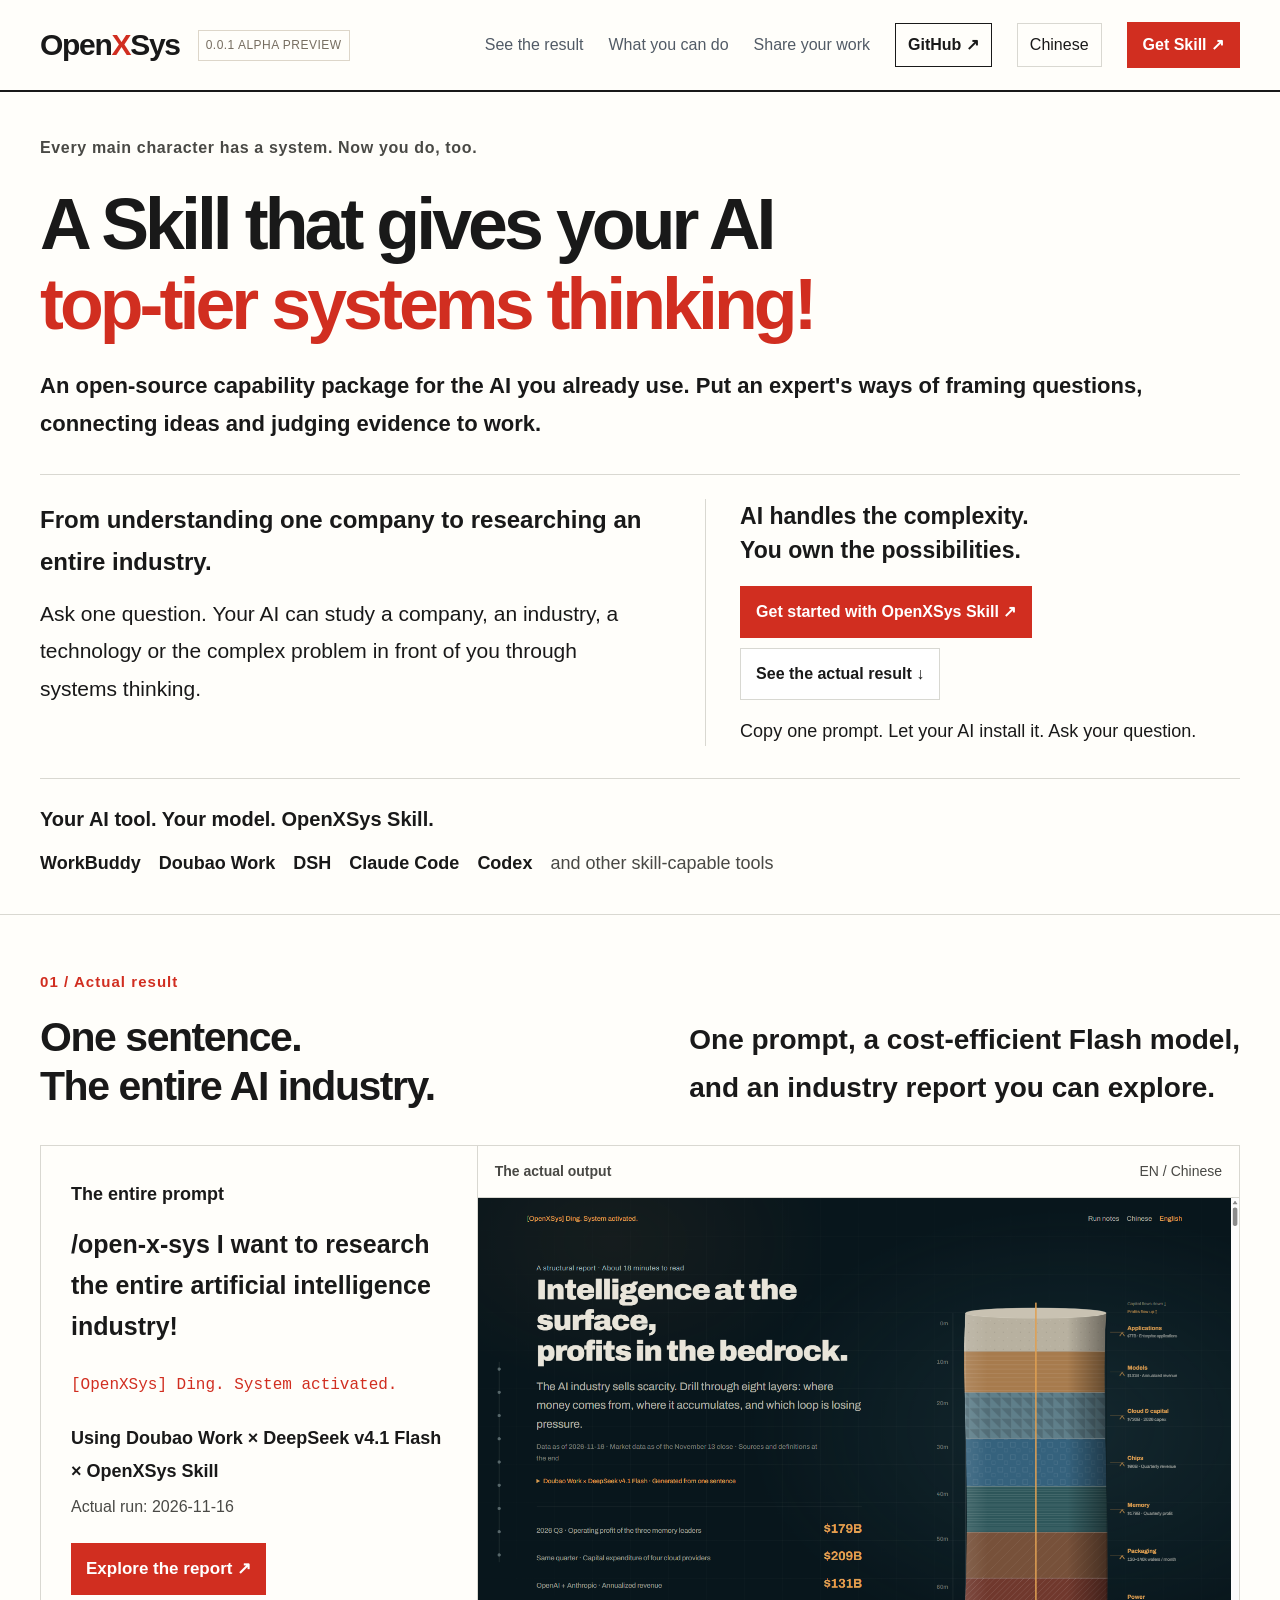
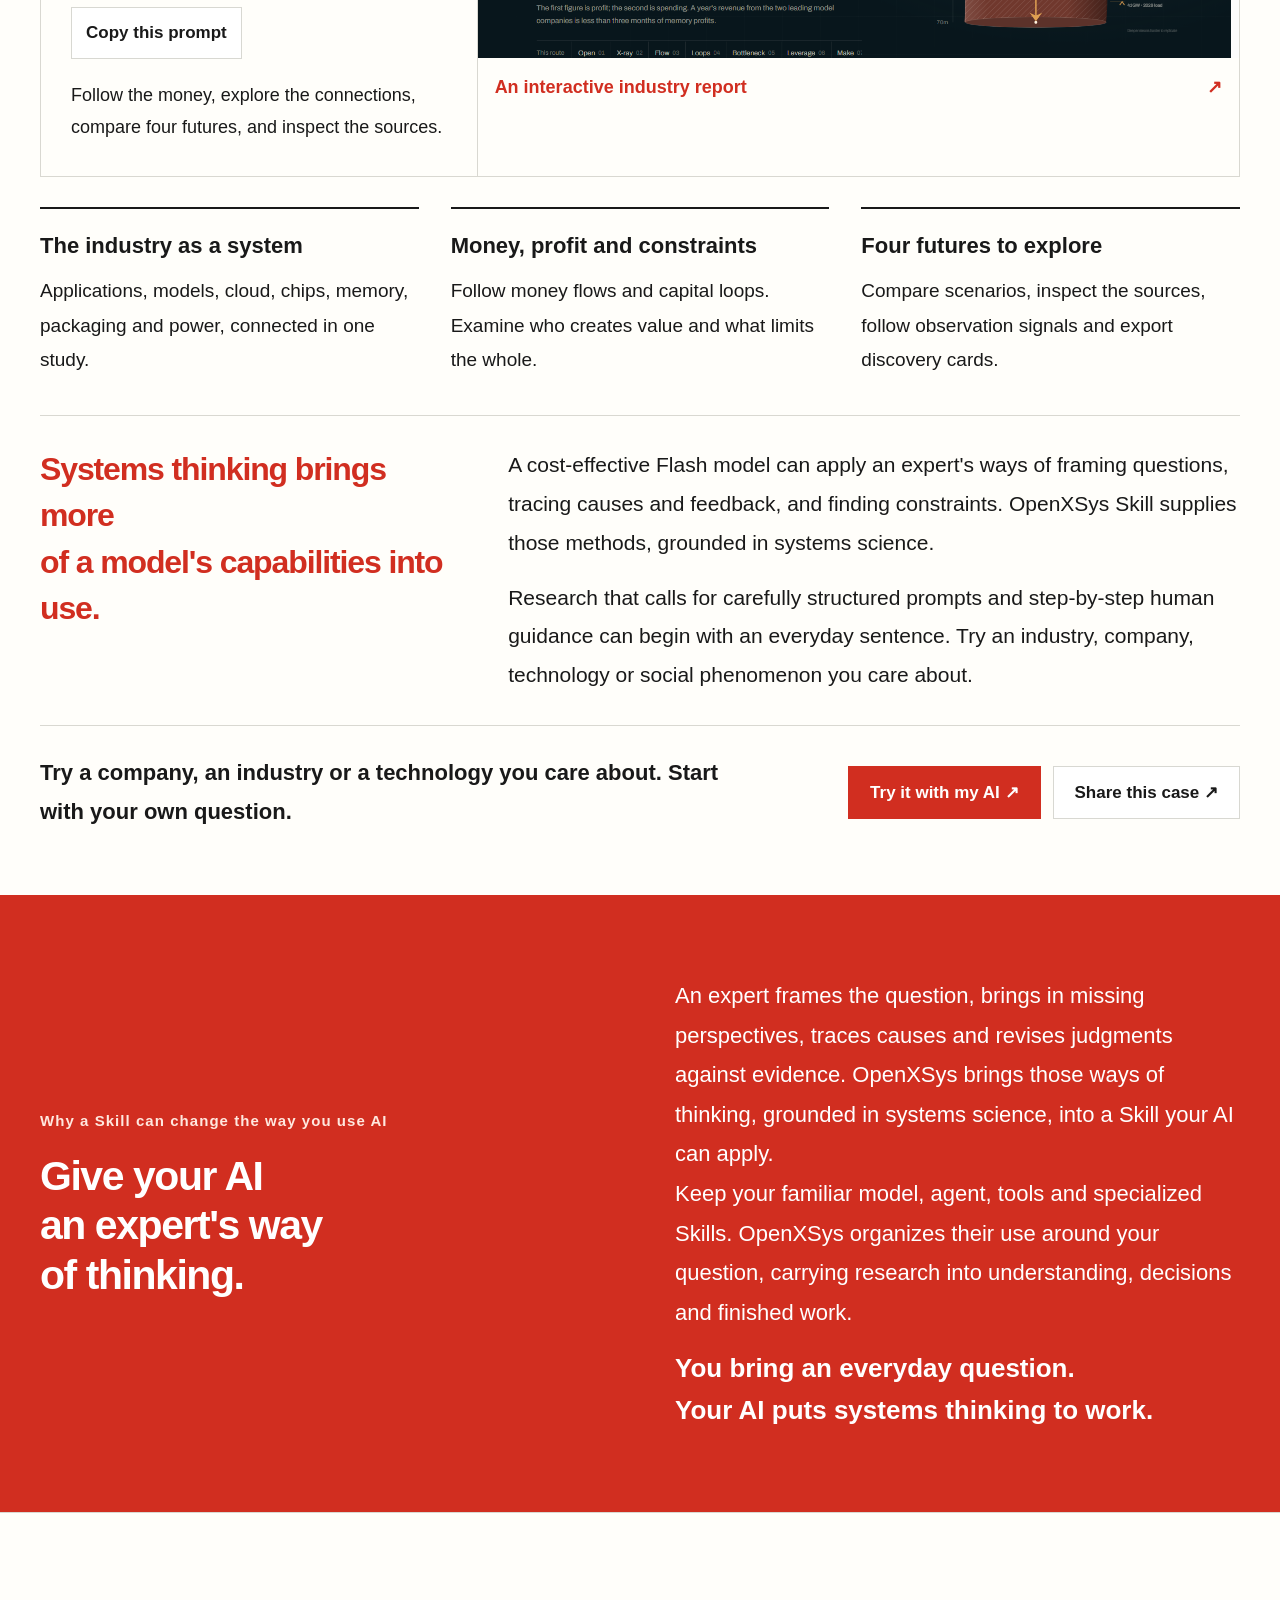
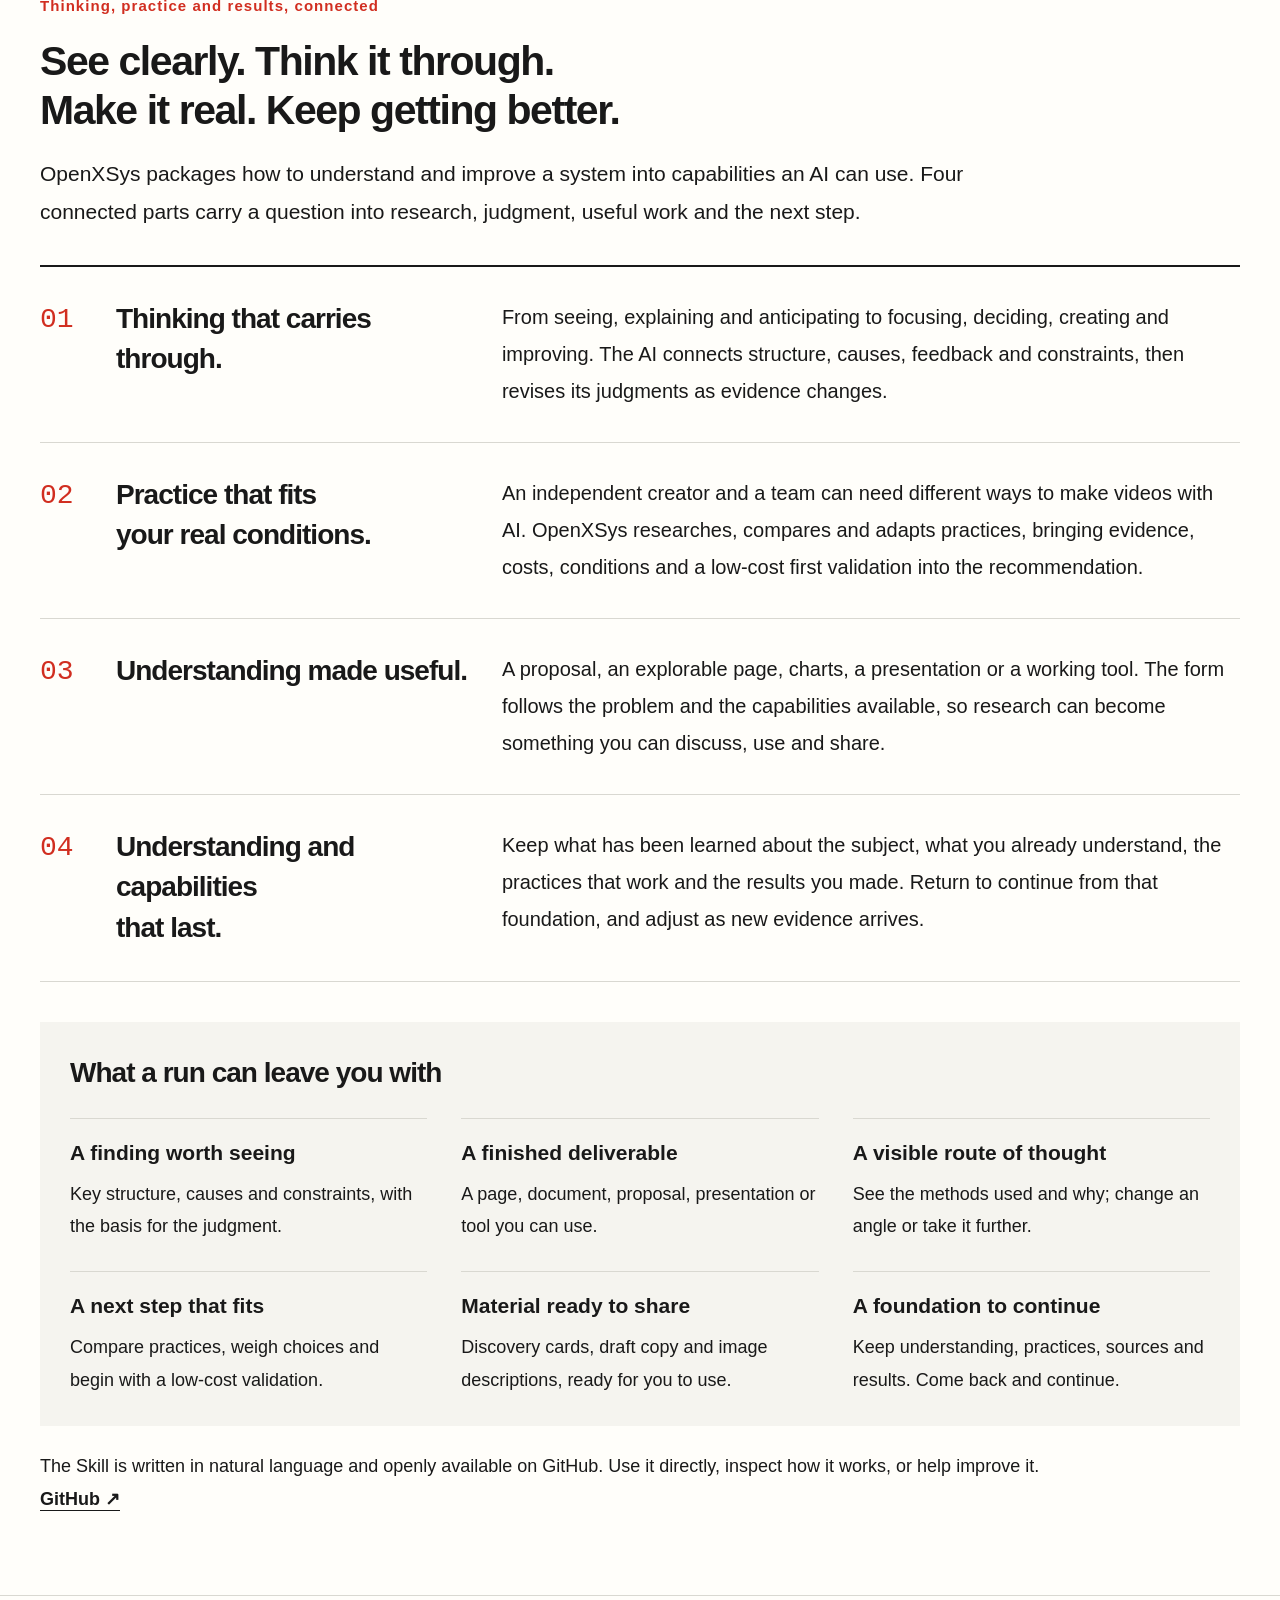
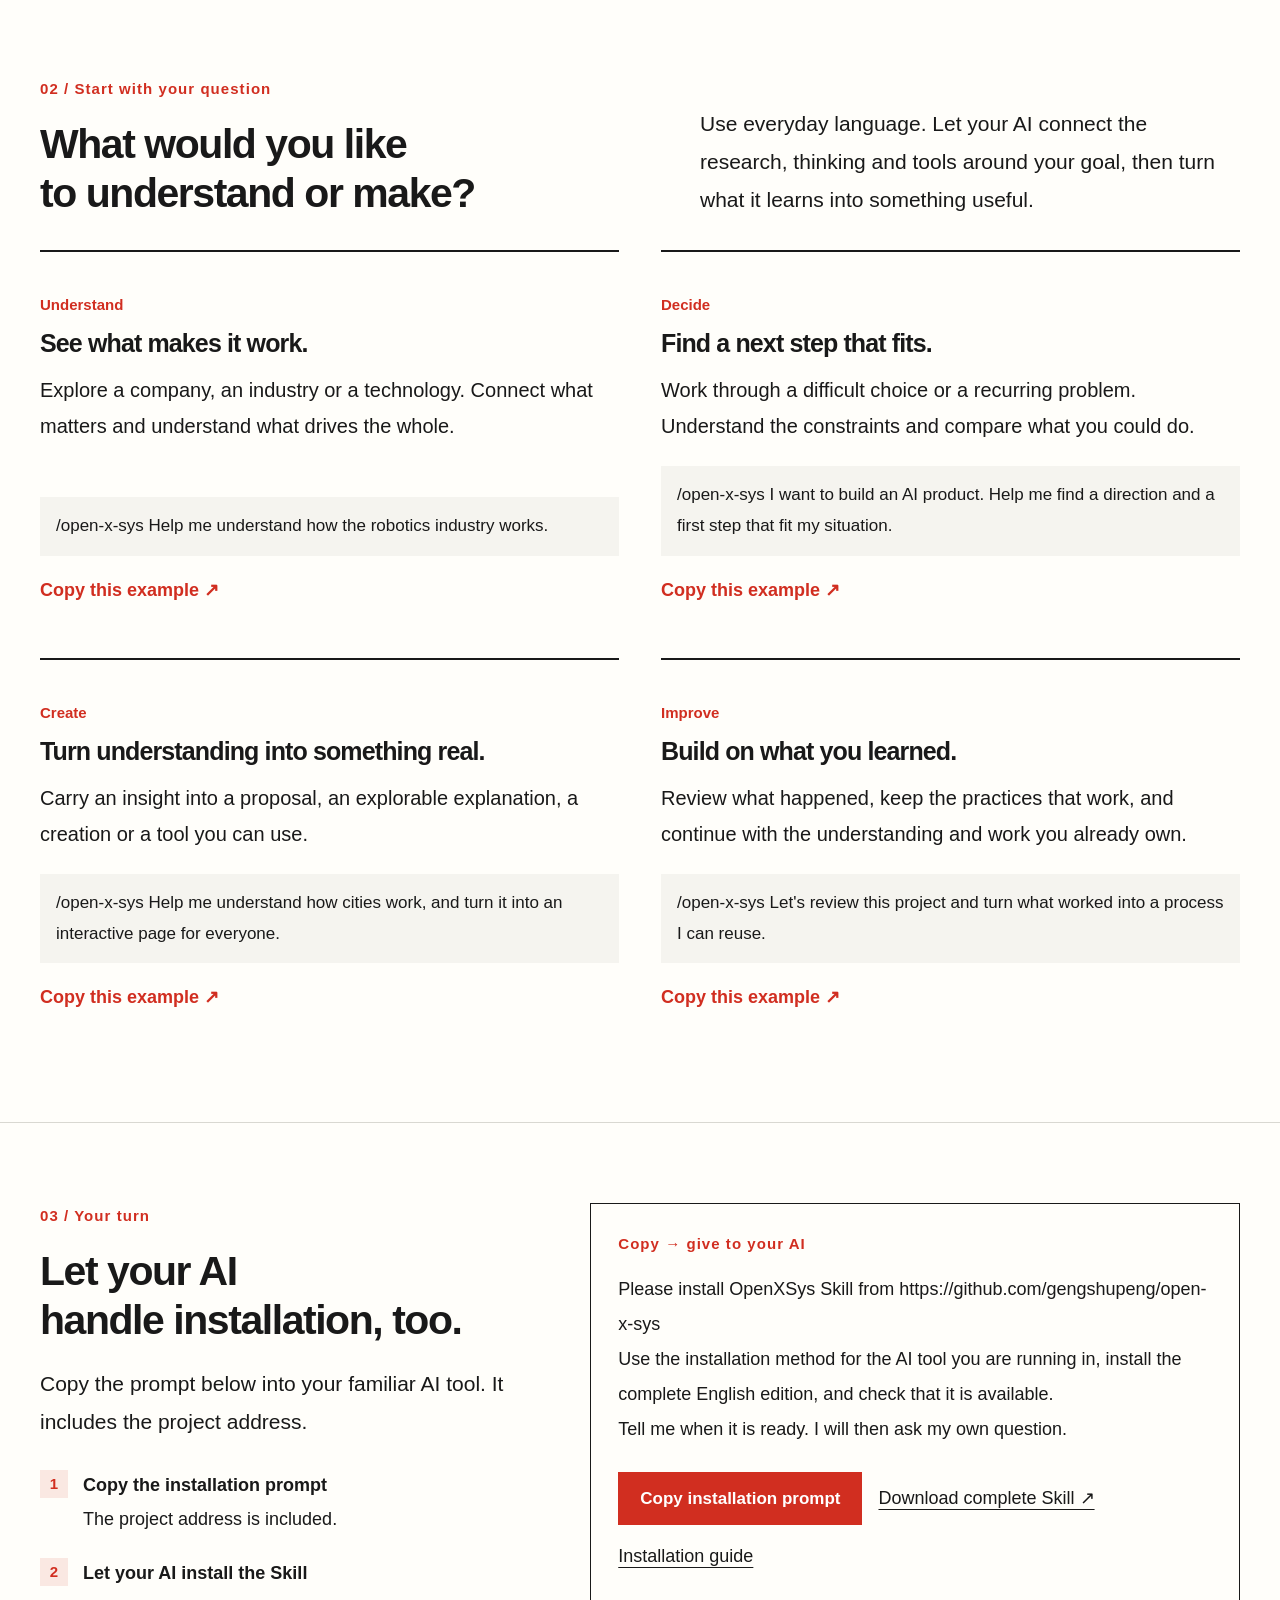
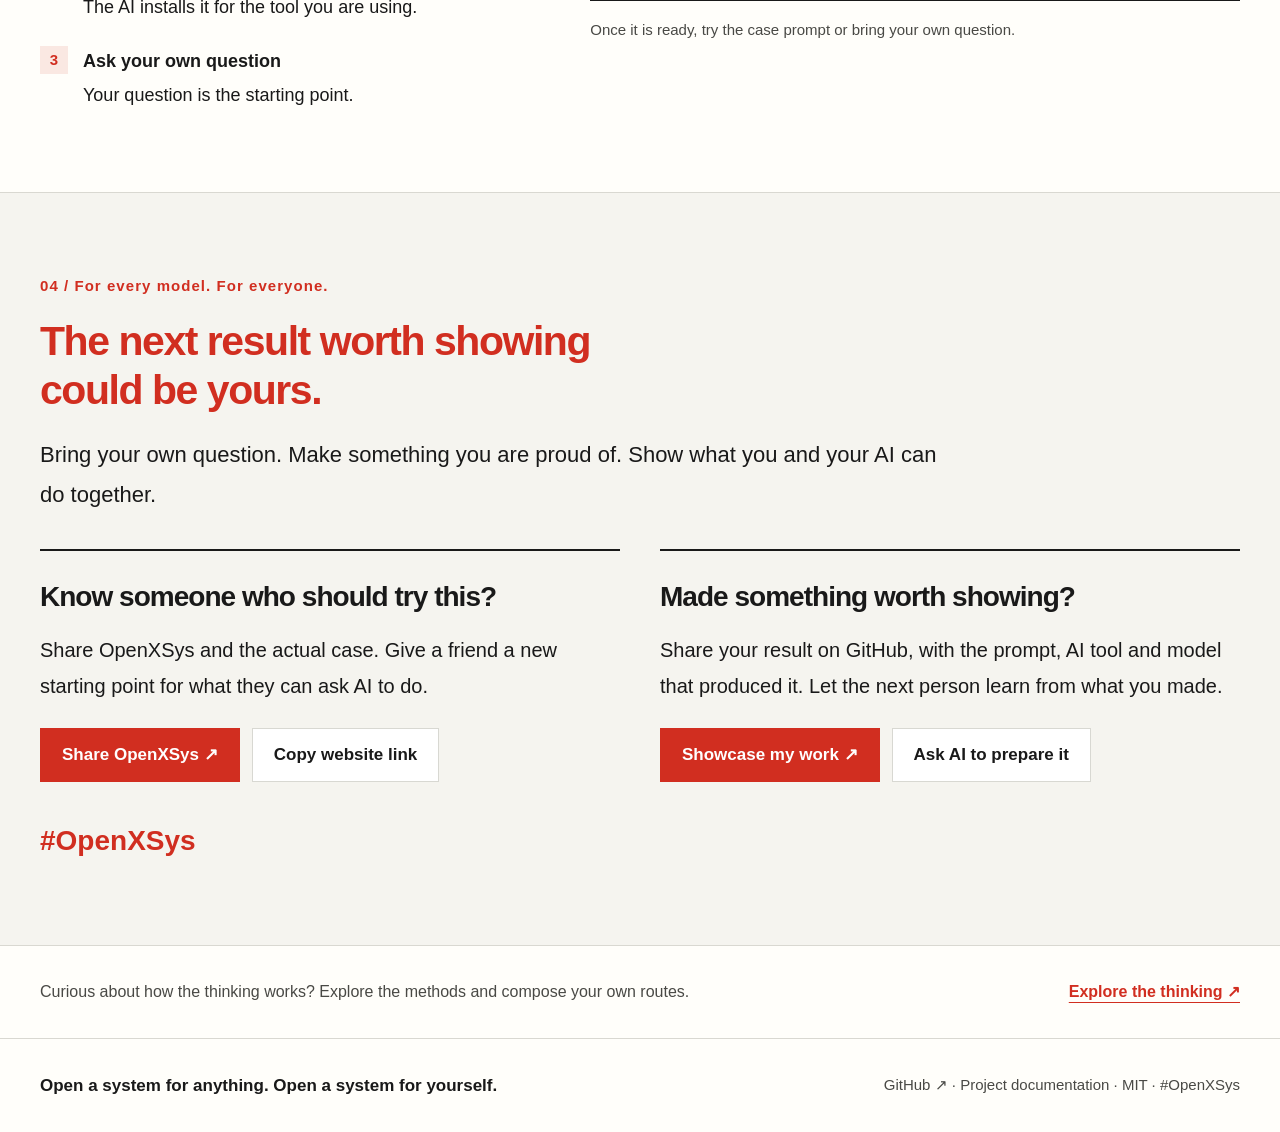
<file: index.html>
<!doctype html>
<html lang="en"><head><meta charset="utf-8"><meta name="viewport" content="width=device-width,initial-scale=1"><meta http-equiv="refresh" content="0;url=site/index.html"><title>OpenXSys: A Skill that gives your AI top-tier systems thinking!</title><meta name="description" content="An open-source Skill that gives your AI top-tier systems thinking."><meta property="og:title" content="OpenXSys: A Skill that gives your AI top-tier systems thinking!"><meta property="og:description" content="An open-source Skill that gives your AI top-tier systems thinking."><link rel="canonical" href="site/index.html"></head><body><a href="site/index.html">OpenXSys ↗</a><script>location.replace("site/index.html"+location.search+location.hash);</script></body></html>
</file>
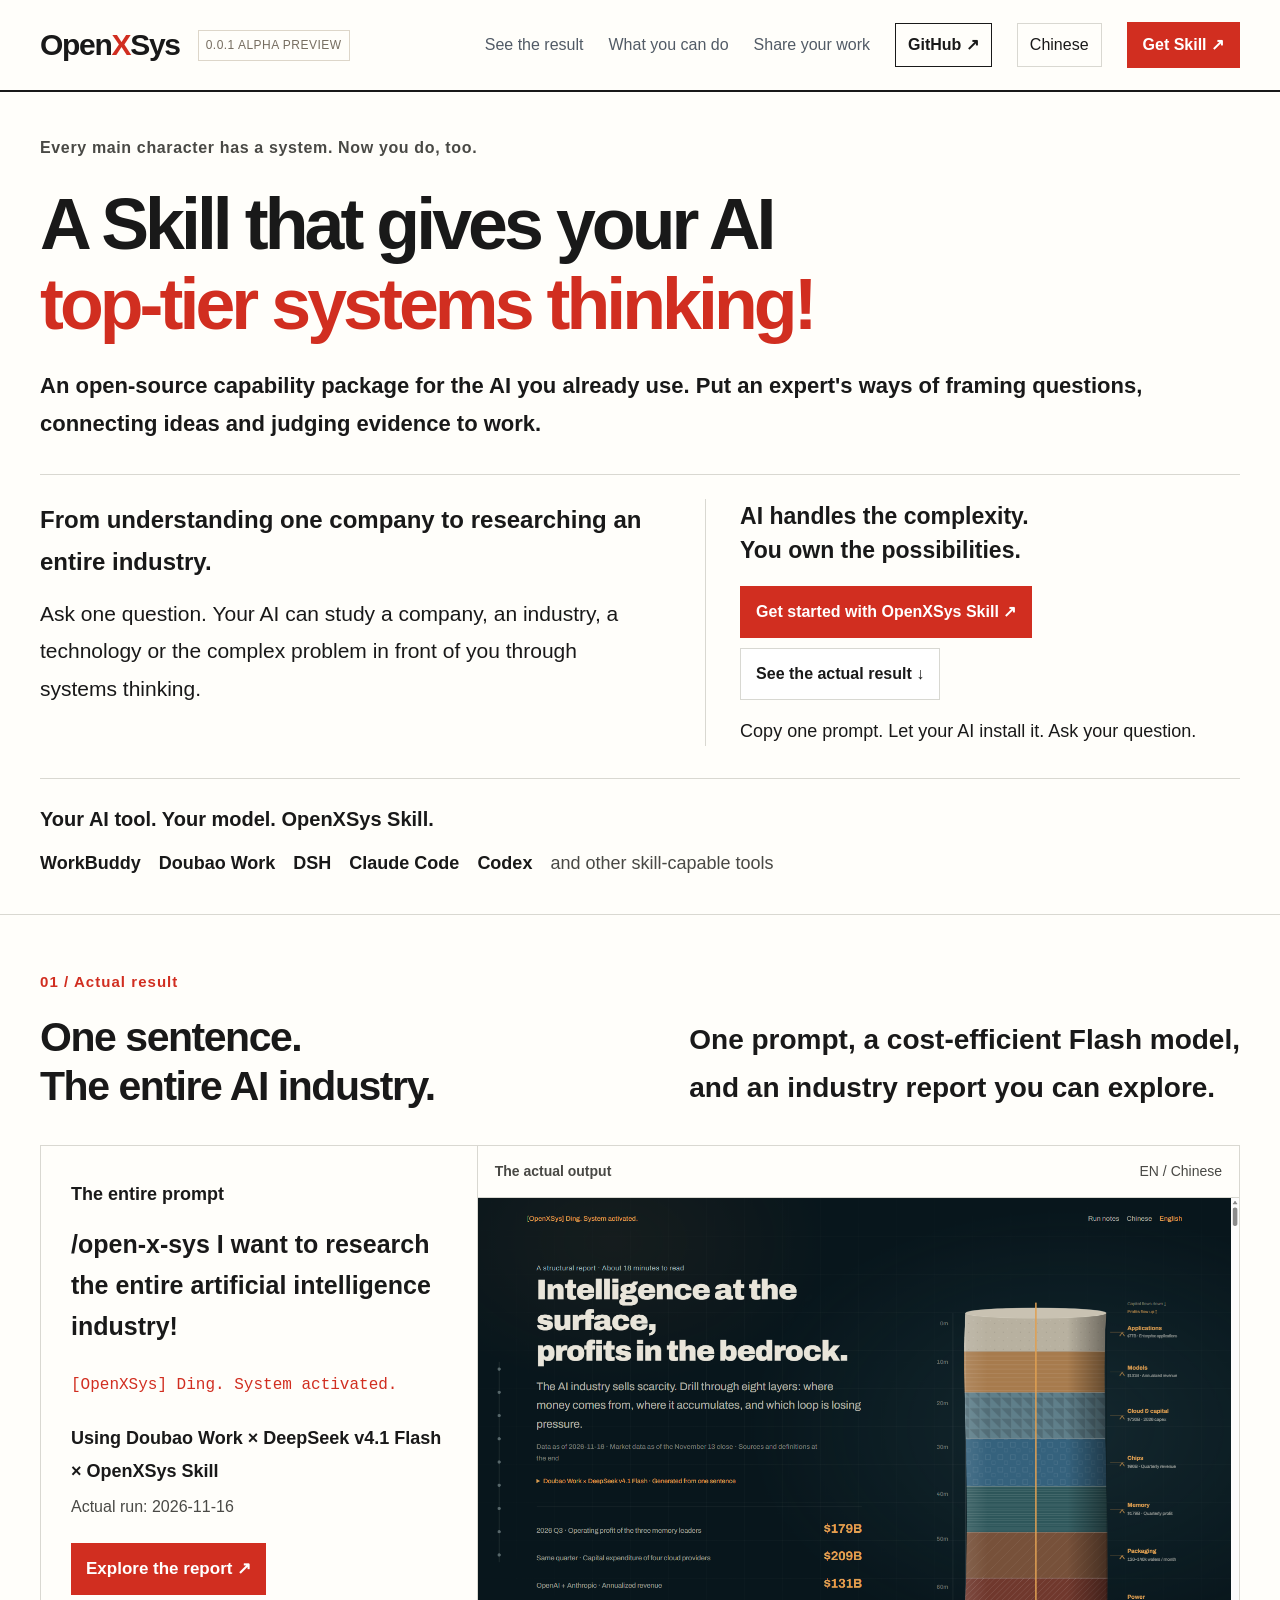
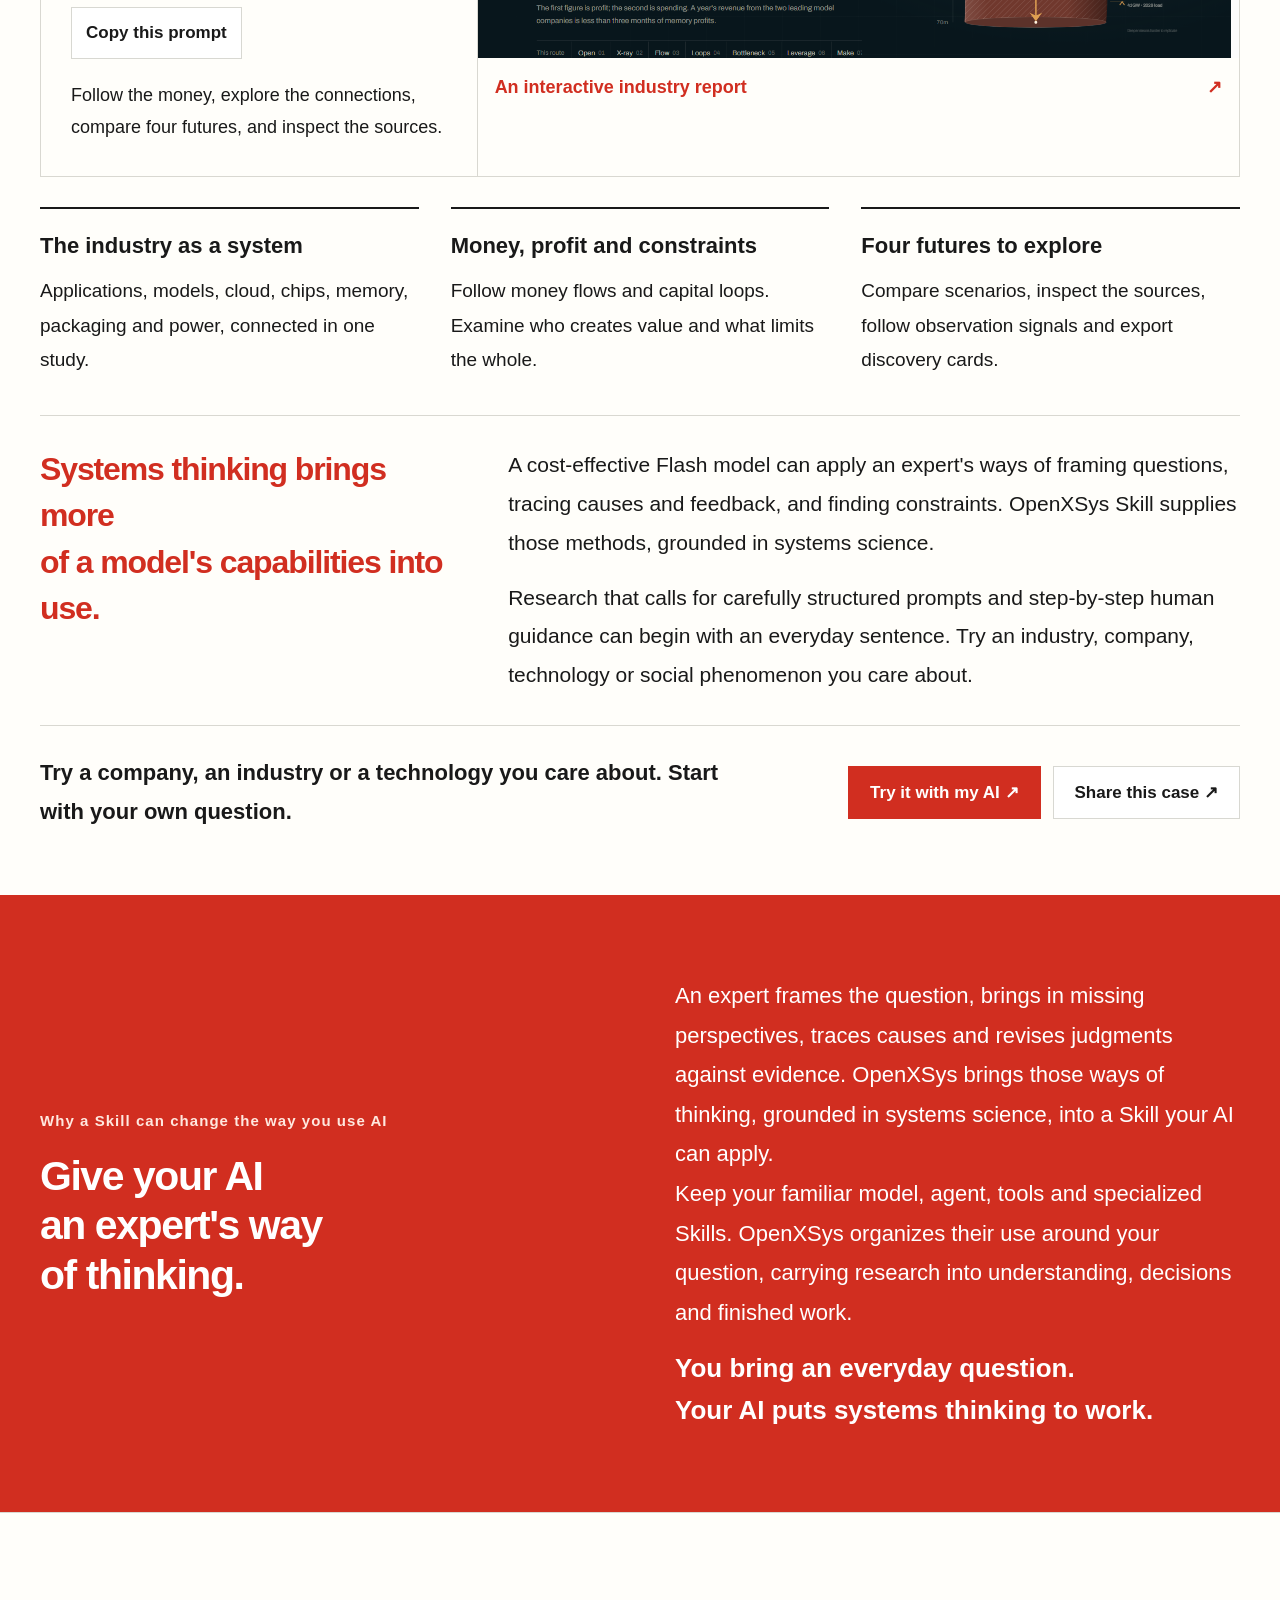
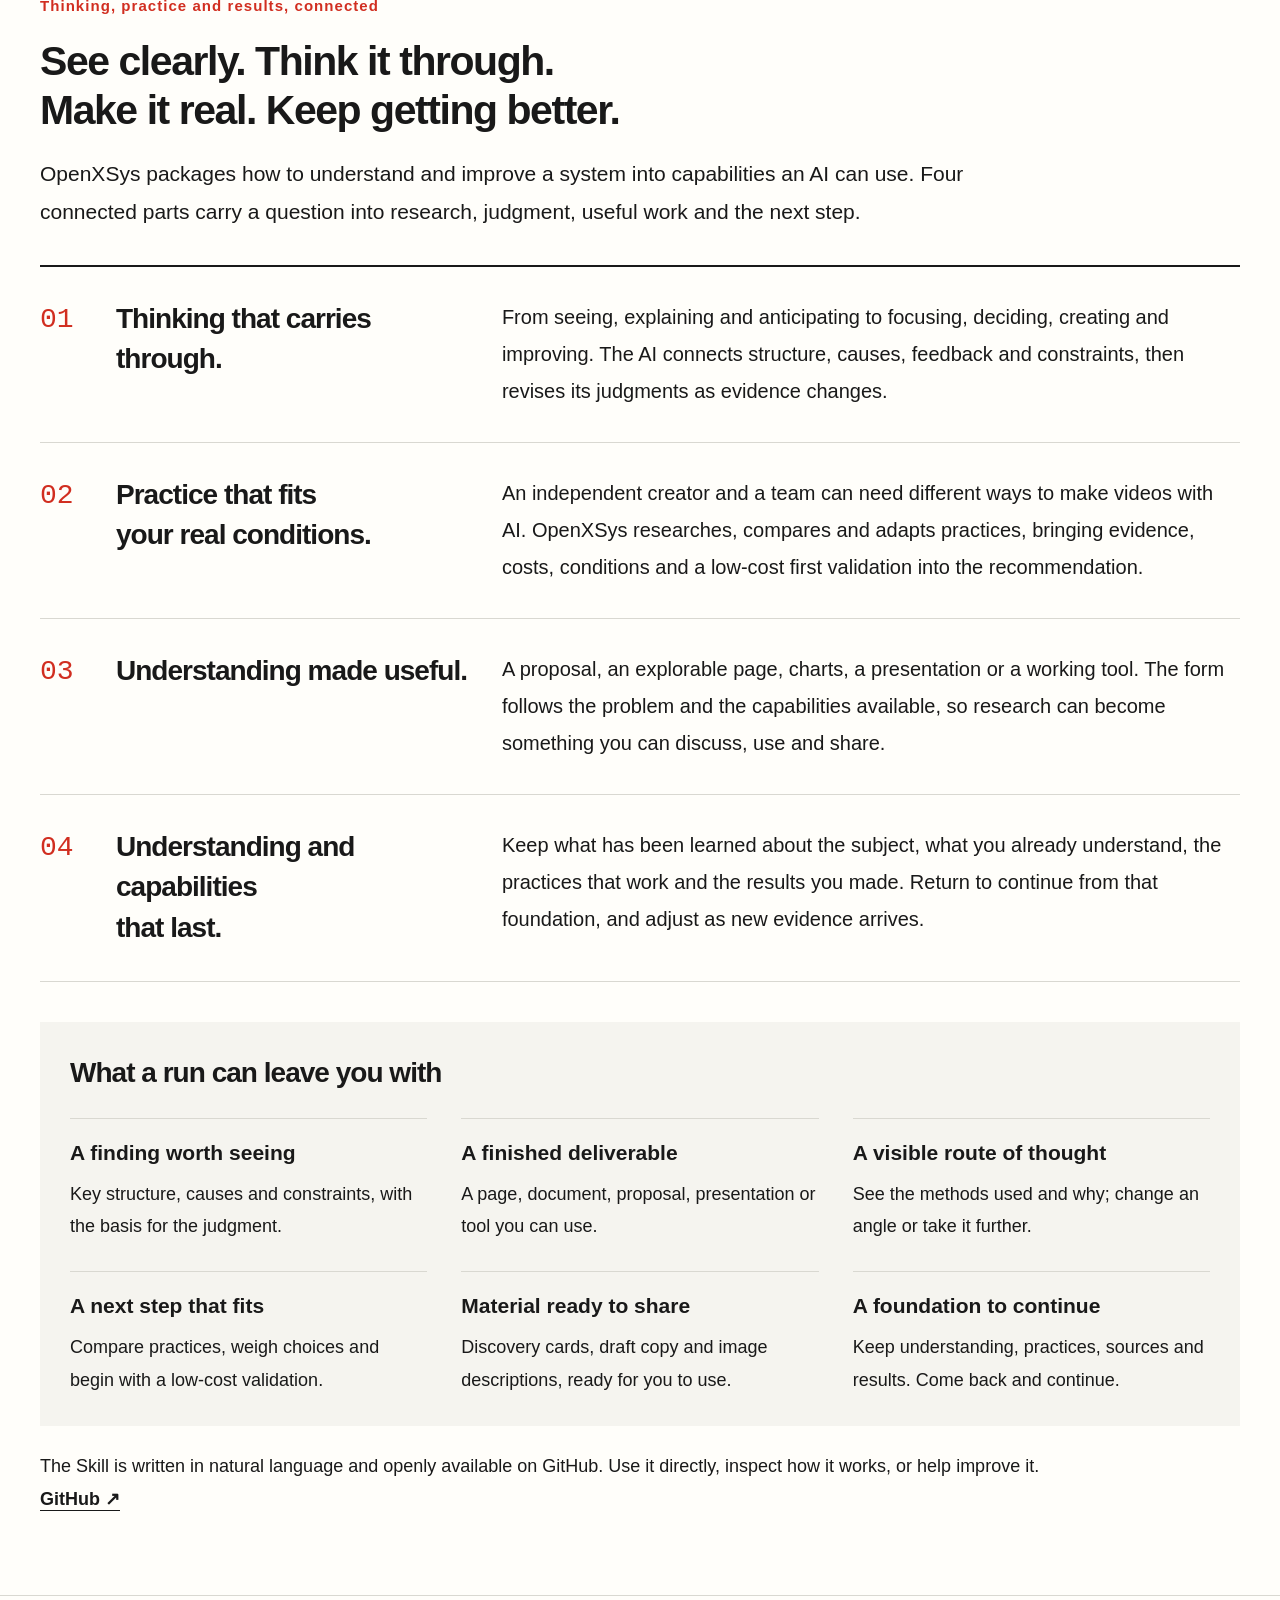
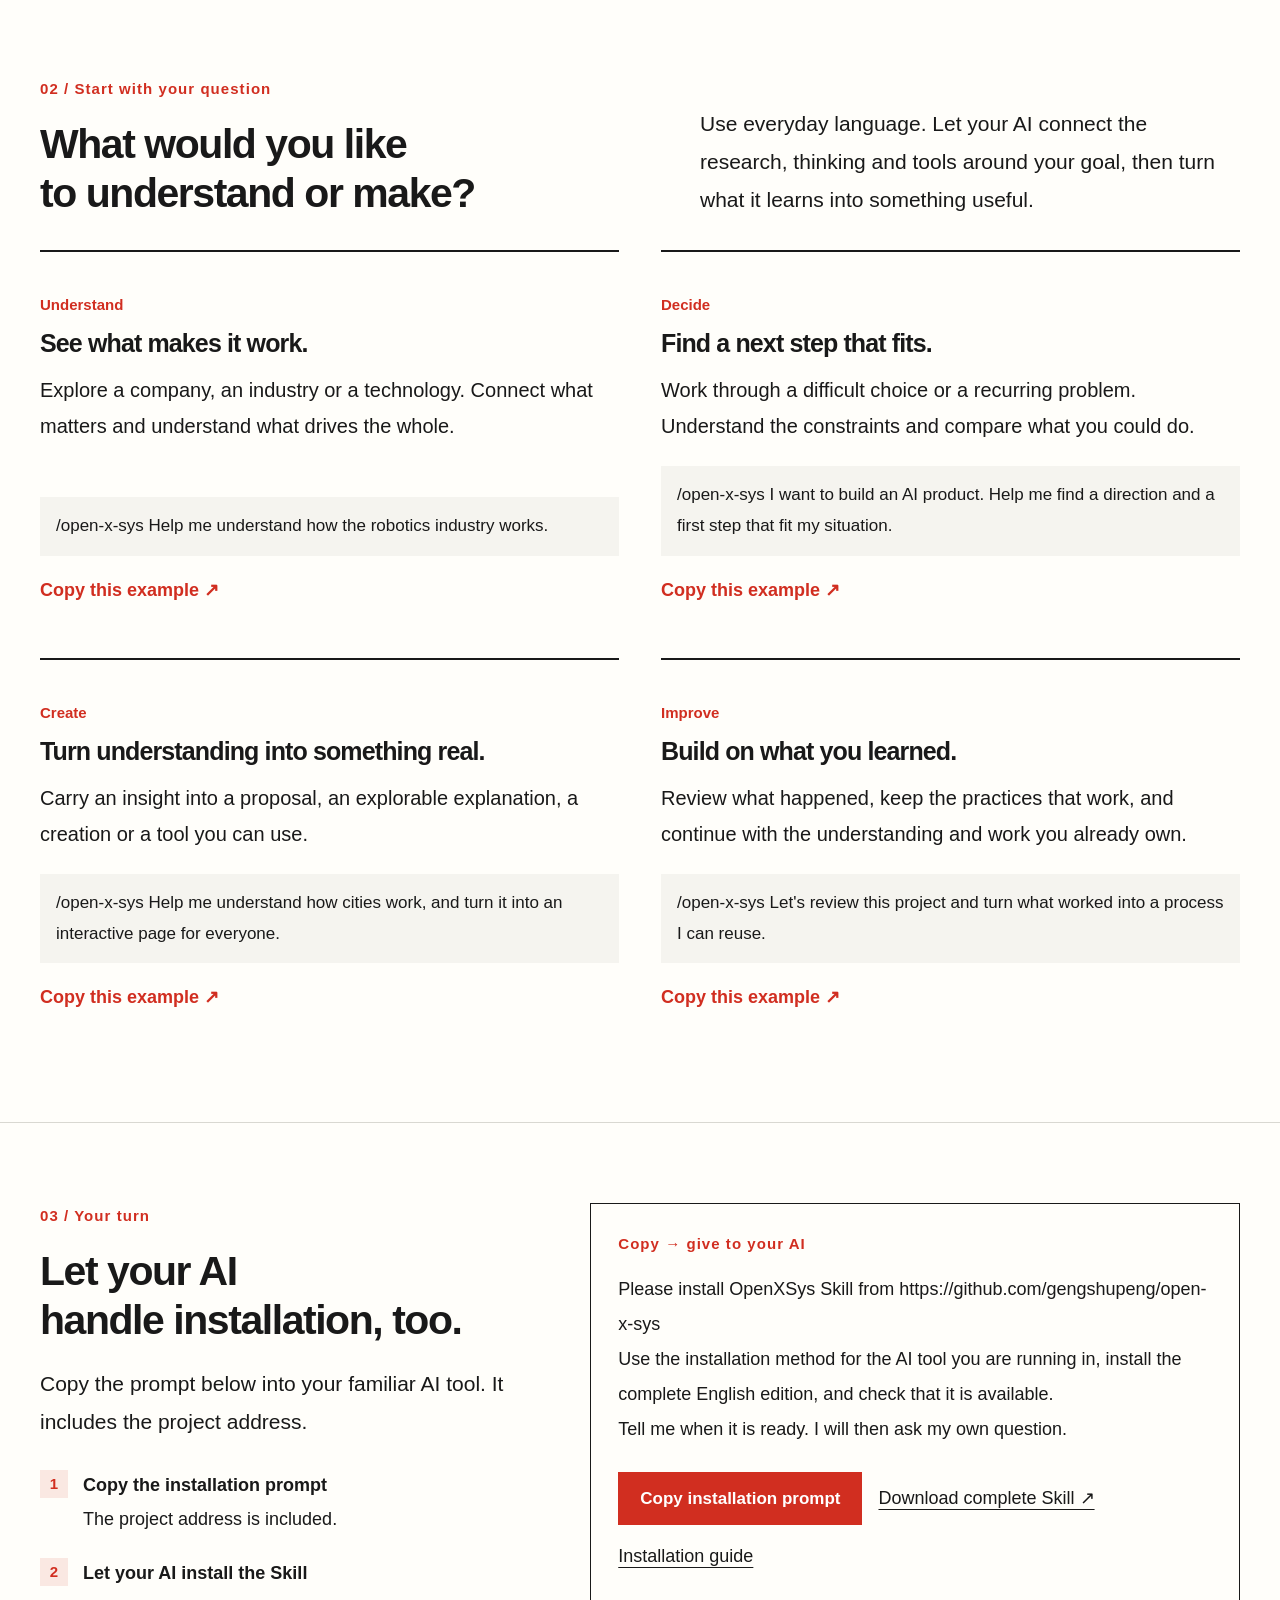
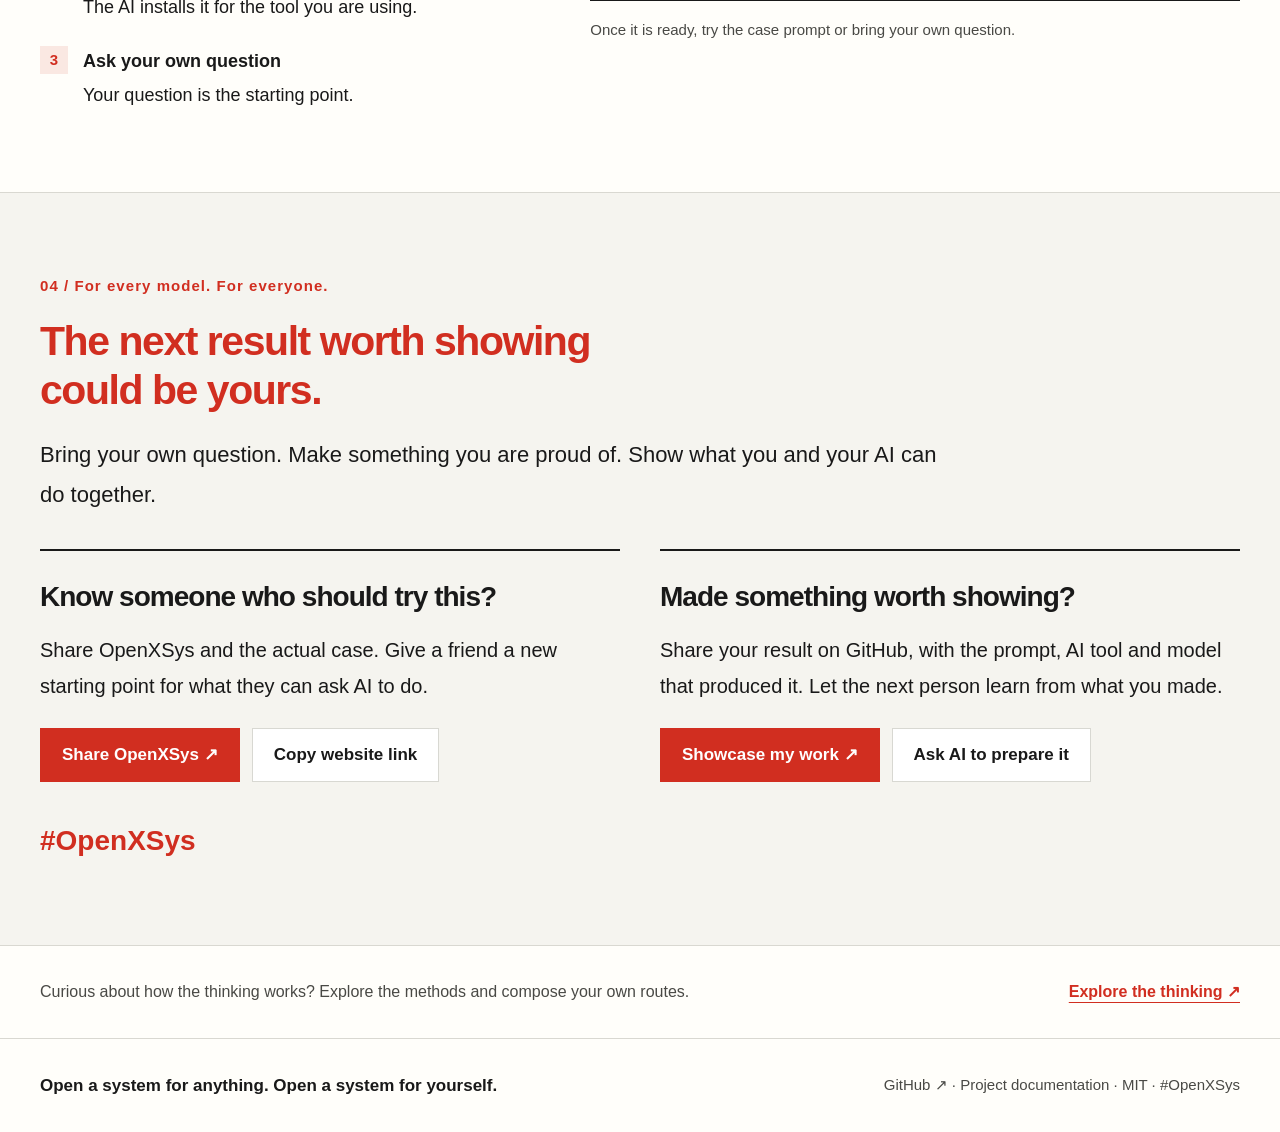
<file: site/index.html>
<!doctype html>
<html lang="en" data-lang="en">
<head>
<meta charset="utf-8">
<meta name="viewport" content="width=device-width, initial-scale=1, viewport-fit=cover">
<title>OpenXSys: A Skill that gives your AI top-tier systems thinking!</title>
<meta name="description" content="An open-source Skill that gives your AI top-tier systems thinking. Ask one question. AI handles the complexity. You own the possibilities.">
<meta property="og:title" content="OpenXSys: A Skill that gives your AI top-tier systems thinking!">
<meta property="og:description" content="An open-source Skill that gives your AI top-tier systems thinking. Ask one question. AI handles the complexity. You own the possibilities.">
<link rel="stylesheet" href="site.css">
</head>
<body>
<header class="wrap top">
  <a class="mark" href="#top" aria-label="OpenXSys">Open<span>X</span>Sys</a>
  <span class="ver">0.0.1 ALPHA PREVIEW</span>
  <nav aria-label="Main navigation">
    <a href="#proof"><span data-l="en">See the result</span><span data-l="zh">看看成果</span></a>
    <a href="#possibilities"><span data-l="en">What you can do</span><span data-l="zh">你可以做什么</span></a>
    <a href="#community"><span data-l="en">Share your work</span><span data-l="zh">分享作品</span></a>
    <a class="github-link" href="https://github.com/gengshupeng/open-x-sys" target="_blank" rel="noopener noreferrer" aria-label="OpenXSys on GitHub">GitHub ↗</a>
    <button class="lang" id="lang" type="button" aria-label="Switch language">Chinese</button>
    <a class="nav-cta" href="#install-skill"><span data-l="en">Get Skill ↗</span><span data-l="zh">安装 Skill ↗</span></a>
  </nav>
</header>
<main id="top">
<div class="wrap hero">
  <p class="eyebrow"><span data-l="en">Every main character has a system. Now you do, too.</span><span data-l="zh">主角都有系统。现在，你也有了。</span></p>
  <h1><span data-l="en">A Skill that gives your AI <em>top-tier systems thinking!</em></span><span data-l="zh">让你的 AI 拥有<em>顶级系统思维的 Skill！</em></span></h1>
  <p class="hero-product"><span data-l="en">An open-source capability package for the AI you already use. Put an expert's ways of framing questions, connecting ideas and judging evidence to work.</span><span data-l="zh">一个装进你熟悉的 AI 工具里的开源能力包。把高手组织问题、看清联系、形成判断的思考方式，交给 AI 自己运用。</span></p>
  <div class="hero-bottom">
    <div class="hero-description">
      <p class="scope"><span data-l="en">From understanding one company to researching an entire industry.</span><span data-l="zh">从看懂一家公司，到研究整个产业。</span></p>
      <p class="lede"><span data-l="en">Ask one question. Your AI can study a company, an industry, a technology or the complex problem in front of you through systems thinking.</span><span data-l="zh">你只需问一句，AI 就能从系统角度研究一家公司、一个产业、一项技术，或你面对的复杂问题。</span></p>
    </div>
    <div class="hero-start">
      <p class="belief"><span data-l="en">AI handles the complexity.<br>You own the possibilities.</span><span data-l="zh">让 AI 承担复杂性，<br>让人拥有可能性。</span></p>
      <div class="hero-actions"><a class="btn" href="#install-skill"><span data-l="en">Get started with OpenXSys Skill ↗</span><span data-l="zh">开始使用 OpenXSys Skill ↗</span></a><a class="btn ghost" href="#proof"><span data-l="en">See the actual result ↓</span><span data-l="zh">先看看实际成果 ↓</span></a></div>
      <p class="start-cue"><span data-l="en">Copy one prompt. Let your AI install it. Ask your question.</span><span data-l="zh">复制提示词，交给你的 AI 安装，再说出你想做的事。</span></p>
    </div>
  </div>
  <div class="compat"><p class="compat-description"><span data-l="en">Your AI tool. Your model. OpenXSys Skill.</span><span data-l="zh">你熟悉的 AI 工具和模型，加上 OpenXSys Skill。</span></p><div class="compat-tools"><b>WorkBuddy</b><b><span data-l="en">Doubao Work</span><span data-l="zh">豆包工作</span></b><b>DSH</b><b>Claude Code</b><b>Codex</b><span data-l="en">and other skill-capable tools</span><span data-l="zh">等支持 Skill 的工具</span></div></div>
</div>

<section class="proof" id="proof"><div class="wrap">
  <div class="section-head proof-heading">
    <div><p class="eyebrow"><span data-l="en">01 / Actual result</span><span data-l="zh">01 / 真实运行成果</span></p><h2><span data-l="en">One sentence.<br>The entire AI industry.</span><span data-l="zh">只问了一句，<br>研究整个 AI 产业。</span></h2></div>
    <p class="proof-promise"><span data-l="en">One prompt, a cost-efficient Flash model,<br>and an industry report you can explore.</span><span data-l="zh">一句提示词，一个高性价比的 Flash 模型，<br>一份可以深入探索的产业研究。</span></p>
  </div>
  <div class="result-demo">
    <div class="result-context">
      <p class="label"><span data-l="en">The entire prompt</span><span data-l="zh">用户给出的全部提示词</span></p>
      <p class="case-command" id="hero-command">/open-x-sys I want to research the entire artificial intelligence industry!</p>
      <p class="signal"><span data-l="en">[OpenXSys] Ding. System activated.</span><span data-l="zh">[OpenXSys] 叮，系统已激活。</span></p>
      <p class="setup"><span data-l="en">Using Doubao Work × DeepSeek v4.1 Flash × OpenXSys Skill</span><span data-l="zh">使用：豆包工作 × DeepSeek v4.1 Flash × OpenXSys Skill</span></p><p class="run-date"><span data-l="en">Actual run: 2026-11-16</span><span data-l="zh">实际运行：2026-11-16</span></p>
      <div class="hero-actions"><a class="btn" data-report-link href="../gallery/ai-industry/index.en.html" target="_blank" rel="noopener"><span data-l="en">Explore the report ↗</span><span data-l="zh">打开完整研究报告 ↗</span></a><button class="btn ghost" id="copy-case" type="button"><span data-l="en">Copy this prompt</span><span data-l="zh">复制这句提示词</span></button></div>
      <p class="note"><span data-l="en">Follow the money, explore the connections, compare four futures, and inspect the sources.</span><span data-l="zh">沿资金流看利润，探索产业之间的联系，比较四种未来，再回到来源查看依据。</span></p>
    </div>
    <a class="report-frame" data-report-link href="../gallery/ai-industry/index.en.html" target="_blank" rel="noopener">
      <div class="report-bar"><b><span data-l="en">The actual output</span><span data-l="zh">那一句话产生的实际成果</span></b><span data-l="en">EN / Chinese</span><span data-l="zh">中文 / English</span></div>
      <img id="proof-shot" src="../assets/readme/ai-industry.en.png" width="1440" height="1000" alt="Actual AI industry research produced with OpenXSys">
      <div class="report-foot"><span data-l="en">An interactive industry report</span><span data-l="zh">可以交互探索的产业研究网页</span><span>↗</span></div>
    </a>
  </div>
  <div class="case-contents"><div><b><span data-l="en">The industry as a system</span><span data-l="zh">连成系统的产业全景</span></b><p><span data-l="en">Applications, models, cloud, chips, memory, packaging and power, connected in one study.</span><span data-l="zh">应用、模型、云、芯片、存储、封装与电力，放在同一个系统里认识。</span></p></div><div><b><span data-l="en">Money, profit and constraints</span><span data-l="zh">看清钱、利润与约束</span></b><p><span data-l="en">Follow money flows and capital loops. Examine who creates value and what limits the whole.</span><span data-l="zh">追踪资金流与资本循环，分析谁创造价值、谁拿走利润，以及什么限制整体。</span></p></div><div><b><span data-l="en">Four futures to explore</span><span data-l="zh">继续探索四种未来</span></b><p><span data-l="en">Compare scenarios, inspect the sources, follow observation signals and export discovery cards.</span><span data-l="zh">比较未来情景，回到来源看依据，追踪观察信号，并导出值得分享的发现卡。</span></p></div></div>
  <div class="case-insight"><h3><span data-l="en">Systems thinking brings more<br>of a model's capabilities into use.</span><span data-l="zh">系统思维，<br>释放模型的能力。</span></h3><div><p><span data-l="en">A cost-effective Flash model can apply an expert's ways of framing questions, tracing causes and feedback, and finding constraints. OpenXSys Skill supplies those methods, grounded in systems science.</span><span data-l="zh">Flash 这样的高性价比模型，也能用上系统高手组织问题、追问因果、追踪反馈和寻找瓶颈的研究方式。OpenXSys Skill 把这些方法与系统科学的支撑交给 AI。</span></p><p><span data-l="en">Research that calls for carefully structured prompts and step-by-step human guidance can begin with an everyday sentence. Try an industry, company, technology or social phenomenon you care about.</span><span data-l="zh">让原本需要人精心组织提示词、逐层引导的研究，可以从一句日常表达开始。你也可以换成自己关心的产业、公司、技术或社会现象。</span></p></div></div>
  <div class="proof-next"><p><span data-l="en">Try a company, an industry or a technology you care about. Start with your own question.</span><span data-l="zh">换成你关心的公司、产业或技术。你的一句话，又能做出什么？</span></p><div class="hero-actions"><a class="btn" href="#install-skill"><span data-l="en">Try it with my AI ↗</span><span data-l="zh">让我的 AI 也试一次 ↗</span></a><button class="btn ghost" type="button" data-share-case><span data-l="en">Share this case ↗</span><span data-l="zh">分享这个真实案例 ↗</span></button></div></div>
</div></section>

<section class="why" id="why-openxsys"><div class="wrap why-layout">
  <div><p class="eyebrow"><span data-l="en">Why a Skill can change the way you use AI</span><span data-l="zh">为什么一个 Skill，能改变你使用 AI 的方式</span></p><h2><span data-l="en">Give your AI<br>an expert's way<br>of thinking.</span><span data-l="zh">把高手引导 AI 的能力，<br>交给 AI 自己运用。</span></h2></div>
  <div><p class="lede"><span data-l="en">An expert frames the question, brings in missing perspectives, traces causes and revises judgments against evidence. OpenXSys brings those ways of thinking, grounded in systems science, into a Skill your AI can apply.</span><span data-l="zh">高手使用 AI，会主动界定问题、补齐关键视角、追问因果，再用证据修正判断。OpenXSys 把这种引导能力与系统科学的支撑，封装成 AI 能运用的 Skill。</span></p><p class="lede"><span data-l="en">Keep your familiar model, agent, tools and specialized Skills. OpenXSys organizes their use around your question, carrying research into understanding, decisions and finished work.</span><span data-l="zh">你继续使用熟悉的模型、智能体、工具和专项 Skill。OpenXSys 围绕你的问题，把这些能力组织起来，让研究走向理解、判断，再走向拿得出手的成果。</span></p><p class="why-punch"><span data-l="en">You bring an everyday question.<br>Your AI puts systems thinking to work.</span><span data-l="zh">你用日常语言提问，<br>AI 用系统思维把问题做深。</span></p></div>
</div></section>

<section class="capabilities" id="capabilities"><div class="wrap">
  <p class="eyebrow"><span data-l="en">Thinking, practice and results, connected</span><span data-l="zh">把思考、实践与成果连接起来</span></p>
  <h2><span data-l="en">See clearly. Think it through.<br>Make it real. Keep getting better.</span><span data-l="zh">看得透，想得清，<br>做得成，越用越强。</span></h2>
  <p class="lede"><span data-l="en">OpenXSys packages how to understand and improve a system into capabilities an AI can use. Four connected parts carry a question into research, judgment, useful work and the next step.</span><span data-l="zh">OpenXSys 把“怎样认识和改善一个系统”封装成 AI 能使用的一套能力。四个相互连接的部分，让一个问题走向深入的研究、清楚的判断、能用的成果，再走向下一步。</span></p>
  <div class="capability-list">
    <article><span class="capability-number">01</span><h3><span data-l="en">Thinking that carries through.</span><span data-l="zh">把问题想透，<br>让思考贯通。</span></h3><p><span data-l="en">From seeing, explaining and anticipating to focusing, deciding, creating and improving. The AI connects structure, causes, feedback and constraints, then revises its judgments as evidence changes.</span><span data-l="zh">从看懂、解释和预见，到找准、选择、创造与改进。AI 把结构、因果、反馈和约束联系起来，让前面的发现进入后面的判断，并随着新证据调整认识。</span></p></article>
    <article><span class="capability-number">02</span><h3><span data-l="en">Practice that fits<br>your real conditions.</span><span data-l="zh">研究真正<br>适合你的做法。</span></h3><p><span data-l="en">An independent creator and a team can need different ways to make videos with AI. OpenXSys researches, compares and adapts practices, bringing evidence, costs, conditions and a low-cost first validation into the recommendation.</span><span data-l="zh">同样想用 AI 做视频，独立创作者和团队需要的路线可以不同。OpenXSys 会研究、比较和适配实践，让建议带着依据、成本、适用条件，以及一个低成本的第一步验证。</span></p></article>
    <article><span class="capability-number">03</span><h3><span data-l="en">Understanding made useful.</span><span data-l="zh">把认识，<br>做成能用的东西。</span></h3><p><span data-l="en">A proposal, an explorable page, charts, a presentation or a working tool. The form follows the problem and the capabilities available, so research can become something you can discuss, use and share.</span><span data-l="zh">一份方案、一个可探索的网页、一组图表、一份演示稿，或一项真正能工作的工具。成果跟着问题与现有能力选择形式，让研究可以讨论、可以使用，也值得分享。</span></p></article>
    <article><span class="capability-number">04</span><h3><span data-l="en">Understanding and capabilities<br>that last.</span><span data-l="zh">让理解与能力，<br>持续积累。</span></h3><p><span data-l="en">Keep what has been learned about the subject, what you already understand, the practices that work and the results you made. Return to continue from that foundation, and adjust as new evidence arrives.</span><span data-l="zh">留下对事物的认识，也记住你已经理解了什么、哪些实践有效，以及做出了什么成果。下次回来，从已有基础上继续，并根据新的证据调整。</span></p></article>
  </div>
  <div class="outputs"><h3><span data-l="en">What a run can leave you with</span><span data-l="zh">一次运行，可以留下什么？</span></h3><div class="output-list">
    <div><b><span data-l="en">A finding worth seeing</span><span data-l="zh">一个值得看见的发现</span></b><p><span data-l="en">Key structure, causes and constraints, with the basis for the judgment.</span><span data-l="zh">关键结构、因果与约束，连同判断的依据。</span></p></div>
    <div><b><span data-l="en">A finished deliverable</span><span data-l="zh">一份拿得出手的成果</span></b><p><span data-l="en">A page, document, proposal, presentation or tool you can use.</span><span data-l="zh">可以理解、讨论、使用的网页、文档、方案、演示稿或工具。</span></p></div>
    <div><b><span data-l="en">A visible route of thought</span><span data-l="zh">一条看得见的思考路线</span></b><p><span data-l="en">See the methods used and why; change an angle or take it further.</span><span data-l="zh">看见用了哪些方法、为什么用，也可以换个角度继续追问。</span></p></div>
    <div><b><span data-l="en">A next step that fits</span><span data-l="zh">适合你条件的下一步</span></b><p><span data-l="en">Compare practices, weigh choices and begin with a low-cost validation.</span><span data-l="zh">比较实践、权衡选择，从低成本验证开始行动。</span></p></div>
    <div><b><span data-l="en">Material ready to share</span><span data-l="zh">一份可以分享的素材</span></b><p><span data-l="en">Discovery cards, draft copy and image descriptions, ready for you to use.</span><span data-l="zh">发现卡、文案草稿与图片说明，把值得看见的东西分享出去。</span></p></div>
    <div><b><span data-l="en">A foundation to continue</span><span data-l="zh">下次接着做的起点</span></b><p><span data-l="en">Keep understanding, practices, sources and results. Come back and continue.</span><span data-l="zh">保留认识、实践、来源与成果入口，回来后接着推进。</span></p></div>
  </div></div>
  <p class="open-note"><span data-l="en">The Skill is written in natural language and openly available on GitHub. Use it directly, inspect how it works, or help improve it.</span><span data-l="zh">Skill 以自然语言编写，完整开源在 GitHub。你可以直接用，也可以看懂它怎样工作，参与改进它。</span> <a href="https://github.com/gengshupeng/open-x-sys" target="_blank" rel="noopener noreferrer">GitHub ↗</a></p>
</div></section>

<section id="possibilities"><div class="wrap">
  <div class="section-head">
    <div><p class="eyebrow"><span data-l="en">02 / Start with your question</span><span data-l="zh">02 / 从你想做的事开始</span></p><h2><span data-l="en">What would you like<br>to understand or make?</span><span data-l="zh">你想看懂什么？<br>又想做成什么？</span></h2></div>
    <p class="lede"><span data-l="en">Use everyday language. Let your AI connect the research, thinking and tools around your goal, then turn what it learns into something useful.</span><span data-l="zh">用日常语言提出目标，让 AI 把研究、思考和工具组织起来，再把认识变成能用的成果。</span></p>
  </div>
  <div class="prompt-grid">
    <article class="prompt-card"><p class="kind"><span data-l="en">Understand</span><span data-l="zh">看得透</span></p><h3><span data-l="en">See what makes it work.</span><span data-l="zh">看懂现象背后的系统。</span></h3><p><span data-l="en">Explore a company, an industry or a technology. Connect what matters and understand what drives the whole.</span><span data-l="zh">研究一家公司、一个产业或一项技术，把零散的信息连起来，看清它为什么这样运转。</span></p><p class="example"><span data-l="en">/open-x-sys Help me understand how the robotics industry works.</span><span data-l="zh">/open-x-sys 帮我看懂机器人这个产业是怎么运转的。</span></p><button type="button" class="prompt-copy" data-copy-example><span data-l="en">Copy this example ↗</span><span data-l="zh">复制这个例子 ↗</span></button></article>
    <article class="prompt-card"><p class="kind"><span data-l="en">Decide</span><span data-l="zh">想得清</span></p><h3><span data-l="en">Find a next step that fits.</span><span data-l="zh">给复杂问题找到着力点。</span></h3><p><span data-l="en">Work through a difficult choice or a recurring problem. Understand the constraints and compare what you could do.</span><span data-l="zh">面对难以选择的方向，或反复出现的问题，理清牵制你的条件，找到值得先做的那一步。</span></p><p class="example"><span data-l="en">/open-x-sys I want to build an AI product. Help me find a direction and a first step that fit my situation.</span><span data-l="zh">/open-x-sys 我想做一个 AI 产品，帮我找到适合我的方向和第一步。</span></p><button type="button" class="prompt-copy" data-copy-example><span data-l="en">Copy this example ↗</span><span data-l="zh">复制这个例子 ↗</span></button></article>
    <article class="prompt-card"><p class="kind"><span data-l="en">Create</span><span data-l="zh">做得成</span></p><h3><span data-l="en">Turn understanding into something real.</span><span data-l="zh">把理解变成拿得出手的成果。</span></h3><p><span data-l="en">Carry an insight into a proposal, an explorable explanation, a creation or a tool you can use.</span><span data-l="zh">让研究和思考继续往前走，做成方案、可以探索的解释、作品，或者能真正使用的工具。</span></p><p class="example"><span data-l="en">/open-x-sys Help me understand how cities work, and turn it into an interactive page for everyone.</span><span data-l="zh">/open-x-sys 帮我看懂城市是怎么运转的，再做成一个人人都能看懂的交互网页。</span></p><button type="button" class="prompt-copy" data-copy-example><span data-l="en">Copy this example ↗</span><span data-l="zh">复制这个例子 ↗</span></button></article>
    <article class="prompt-card"><p class="kind"><span data-l="en">Improve</span><span data-l="zh">越用越强</span></p><h3><span data-l="en">Build on what you learned.</span><span data-l="zh">让每一次尝试，都成为下一次的积累。</span></h3><p><span data-l="en">Review what happened, keep the practices that work, and continue with the understanding and work you already own.</span><span data-l="zh">复盘真实结果，留下有效的做法；让认识、实践和成果持续积累，下次从已经走到的地方继续。</span></p><p class="example"><span data-l="en">/open-x-sys Let's review this project and turn what worked into a process I can reuse.</span><span data-l="zh">/open-x-sys 帮我复盘这次项目，把有效的做法整理成下次能直接用的流程。</span></p><button type="button" class="prompt-copy" data-copy-example><span data-l="en">Copy this example ↗</span><span data-l="zh">复制这个例子 ↗</span></button></article>
  </div>
</div></section>





<section id="install-skill"><div class="wrap install-layout">
  <div><p class="eyebrow"><span data-l="en">03 / Your turn</span><span data-l="zh">03 / 现在，轮到你</span></p><h2><span data-l="en">Let your AI<br>handle installation, too.</span><span data-l="zh">把安装，<br>也交给你的 AI。</span></h2><p class="lede"><span data-l="en">Copy the prompt below into your familiar AI tool. It includes the project address.</span><span data-l="zh">把下面的提示词复制给你熟悉的 AI 工具，里面已包含项目地址。</span></p>
  <div class="install-steps"><div class="install-step"><b>1</b><p><strong><span data-l="en">Copy the installation prompt</span><span data-l="zh">复制安装提示词</span></strong><span data-l="en">The project address is included.</span><span data-l="zh">提示词已包含项目地址。</span></p></div><div class="install-step"><b>2</b><p><strong><span data-l="en">Let your AI install the Skill</span><span data-l="zh">让 AI 安装 Skill</span></strong><span data-l="en">The AI installs it for the tool you are using.</span><span data-l="zh">让 AI 安装到当前使用的工具里。</span></p></div><div class="install-step"><b>3</b><p><strong><span data-l="en">Ask your own question</span><span data-l="zh">说出你想做的事</span></strong><span data-l="en">Your question is the starting point.</span><span data-l="zh">用自己的话，直接开始。</span></p></div></div></div>
  <div><div class="install-box"><p class="eyebrow"><span data-l="en">Copy → give to your AI</span><span data-l="zh">复制 → 发给你的 AI</span></p><div class="install" id="install"></div><div class="install-controls"><button class="btn" id="copy-install" type="button"><span data-l="en">Copy installation prompt</span><span data-l="zh">复制安装提示词</span></button><a id="package-link" href="https://github.com/gengshupeng/open-x-sys/releases/download/v0.0.1-alpha.1/open-x-sys.zip"><span data-l="en">Download complete Skill ↗</span><span data-l="zh">下载完整技能包 ↗</span></a><a id="install-guide" href="https://github.com/gengshupeng/open-x-sys/blob/main/docs/INSTALL.md"><span data-l="en">Installation guide</span><span data-l="zh">安装说明</span></a></div></div><div class="install-after"><p class="note"><span data-l="en">Once it is ready, try the case prompt or bring your own question.</span><span data-l="zh">准备就绪后，可以试试上面的例子，也可以直接问自己的问题。</span></p></div></div>
</div></section>

<section class="community" id="community"><div class="wrap community-layout">
  <p class="eyebrow"><span data-l="en">04 / For every model. For everyone.</span><span data-l="zh">04 / 为每一个模型，为每一个人。</span></p><h2><span data-l="en">The next result worth showing<br>could be yours.</span><span data-l="zh">下一份让人眼前一亮的作品，<br>可以来自你。</span></h2>
  <p class="lede"><span data-l="en">Bring your own question. Make something you are proud of. Show what you and your AI can do together.</span><span data-l="zh">带着你自己的问题试一次，做出值得展示的成果，让更多人看见你和 AI 一起创造的可能。</span></p>
  <div class="share-options"><div class="share-option"><h3><span data-l="en">Know someone who should try this?</span><span data-l="zh">让更多人用上这份能力。</span></h3><p><span data-l="en">Share OpenXSys and the actual case. Give a friend a new starting point for what they can ask AI to do.</span><span data-l="zh">把 OpenXSys 和这个真实案例分享给朋友，让他们也看看，一句日常表达可以成为怎样的起点。</span></p><div class="hero-actions"><button class="btn" id="share-project" type="button"><span data-l="en">Share OpenXSys ↗</span><span data-l="zh">分享 OpenXSys ↗</span></button><button class="btn ghost" id="copy-site-link" type="button"><span data-l="en">Copy website link</span><span data-l="zh">复制官网链接</span></button></div></div><div class="share-option"><h3><span data-l="en">Made something worth showing?</span><span data-l="zh">把你的得意之作，放进作品集。</span></h3><p><span data-l="en">Share your result on GitHub, with the prompt, AI tool and model that produced it. Let the next person learn from what you made.</span><span data-l="zh">把成果上传到 GitHub，带上提示词、使用的 AI 工具与模型。你的作品，也可以成为下一个人的灵感。</span></p><div class="hero-actions"><a class="btn" id="share-guide" href="https://github.com/gengshupeng/open-x-sys/blob/main/gallery/README.md#share-your-work"><span data-l="en">Showcase my work ↗</span><span data-l="zh">展示我的作品 ↗</span></a><button class="btn ghost" id="copy-share" type="button"><span data-l="en">Ask AI to prepare it</span><span data-l="zh">让 AI 帮我整理投稿</span></button></div></div></div><p class="community-tag">#OpenXSys</p>
</div></section>
<section class="deeper"><div class="wrap"><p><span data-l="en">Curious about how the thinking works? Explore the methods and compose your own routes.</span><span data-l="zh">想进一步了解 AI 怎样思考，或者亲自组合方法？可以继续深入探索。</span></p><a id="explore-link" href="explore.html"><span data-l="en">Explore the thinking ↗</span><span data-l="zh">深入探索 ↗</span></a></div></section>
</main>
<footer><div class="wrap"><b><span data-l="en">Open a system for anything. Open a system for yourself.</span><span data-l="zh">给任何事物，开启一个系统。给自己，开启一个系统。</span></b><div class="links"><a href="https://github.com/gengshupeng/open-x-sys" target="_blank" rel="noopener noreferrer">GitHub ↗</a> · <a id="readme-link" href="https://github.com/gengshupeng/open-x-sys/blob/main/README.md"><span data-l="en">Project documentation</span><span data-l="zh">项目文档</span></a> · MIT · #OpenXSys</div></div></footer>
<script>
(function(){
  "use strict";
  var lang="en", root=document.documentElement;
  var installation={
    en:"Please install OpenXSys Skill from https://github.com/gengshupeng/open-x-sys\nUse the installation method for the AI tool you are running in, install the complete English edition, and check that it is available.\nTell me when it is ready. I will then ask my own question.",
    zh:"请从项目仓库 https://github.com/gengshupeng/open-x-sys 安装 OpenXSys Skill。\n请根据你当前所在的 AI 工具，安装完整中文版并完成可用性检查。\n安装完成后告诉我已经准备就绪，我会直接说出自己的问题。"
  };
  var casePrompt={
    en:"/open-x-sys I want to research the entire artificial intelligence industry!",
    zh:"/open-x-sys 我想研究一下人工智能这整个产业！"
  };
  var submission={
    en:"Prepare the work we made with OpenXSys for a gallery submission to https://github.com/gengshupeng/open-x-sys\nRead the submission guide: https://github.com/gengshupeng/open-x-sys/blob/main/gallery/README.md#share-your-work\nInclude the final deliverable, a preview, the prompt, AI tool and model, run date and sources. Put them in a dated subject folder under gallery/ and prepare a pull request description.",
    zh:"请把这次使用 OpenXSys 做出的成果整理成作品集投稿。\n项目仓库：https://github.com/gengshupeng/open-x-sys\n请先阅读投稿说明：https://github.com/gengshupeng/open-x-sys/blob/main/gallery/README.zh-CN.md#share-your-work\n保留最终成果、预览图、提示词、使用的 AI 工具与模型、运行日期和来源，放入 gallery/ 下按日期与主题命名的目录，并准备一份 Pull Request 说明。"
  };
  function sharePayload(kind){
    var zh=lang==="zh";
    if(kind==="case"){
      return {title:zh?"一句话，研究整个 AI 产业 | OpenXSys":"One prompt. The entire AI industry. | OpenXSys",text:zh?"一句提示词，一个高性价比的 Flash 模型，一份可以深入探索的产业研究。\n使用：豆包工作 × DeepSeek v4.1 Flash × OpenXSys Skill。\n提示词：/open-x-sys 我想研究一下人工智能这整个产业！\n体验 Skill：https://openxsys.com/?lang=zh\n#OpenXSys":"One prompt, a cost-efficient Flash model, and an industry report you can explore.\nUsing Doubao Work × DeepSeek v4.1 Flash × OpenXSys Skill.\nPrompt: /open-x-sys I want to research the entire artificial intelligence industry!\nTry the Skill: https://openxsys.com/?lang=en\n#OpenXSys",url:"https://openxsys.com/gallery/ai-industry/"+(zh?"index.html":"index.en.html")};
    }
    return {title:"OpenXSys",text:zh?"给 AI 装上顶级系统思维，会发生什么？\nOpenXSys 是一个开源 Skill，把系统科学与顶尖实践者的思考方式交给你熟悉的 AI 工具。\n看看这个真实案例：豆包工作 × DeepSeek v4.1 Flash × OpenXSys Skill，只用一句提示词，交付一份可探索的 AI 产业研究。\n项目：https://github.com/gengshupeng/open-x-sys\n#OpenXSys":"What happens when your AI has top-tier systems thinking to work with?\nOpenXSys is an open-source Skill that brings systems science and great practitioners' ways of thinking to the AI tools you already use.\nSee the actual case: Doubao Work × DeepSeek v4.1 Flash × OpenXSys Skill, one prompt, and an explorable study of the AI industry.\nProject: https://github.com/gengshupeng/open-x-sys\n#OpenXSys",url:"https://openxsys.com/?lang="+(zh?"zh":"en")};
  }
  function shareContent(button,kind){
    var payload=sharePayload(kind), current=lang;
    function copyShare(){copyAction(button,payload.text+"\n"+payload.url,current==="zh"?"分享文案已复制":"Share text copied");}
    if(typeof navigator.share!=="function"){copyShare();return;}
    try{navigator.share(payload).catch(function(error){if(!error||error.name!=="AbortError"){copyShare();}});}catch(error){copyShare();}
  }
  function $(id){return document.getElementById(id);}
  function setLang(value){
    document.querySelectorAll("button").forEach(function(button){if(button.resetCopy){button.resetCopy();}});
    lang=value==="zh"?"zh":"en";
    var zh=lang==="zh", suffix=zh?".zh-CN":"";
    root.lang=zh?"zh-CN":"en";root.dataset.lang=lang;
    $("lang").textContent=zh?"English":"Chinese";
    $("lang").setAttribute("aria-label",zh?"Switch to English":"Switch to Chinese");
    $("install").textContent=installation[lang];
    $("hero-command").textContent=casePrompt[lang];
    $("package-link").href="https://github.com/gengshupeng/open-x-sys/releases/download/v0.0.1-alpha.1/open-x-sys"+suffix+".zip";
    $("install-guide").href="https://github.com/gengshupeng/open-x-sys/blob/main/docs/INSTALL"+suffix+".md";
    $("share-guide").href="https://github.com/gengshupeng/open-x-sys/blob/main/gallery/README"+suffix+".md#share-your-work";
    $("readme-link").href="https://github.com/gengshupeng/open-x-sys/blob/main/README"+suffix+".md";
    $("explore-link").href="explore.html?lang="+lang;
    document.querySelectorAll("[data-report-link]").forEach(function(a){a.href="../gallery/ai-industry/"+(zh?"index.html":"index.en.html");});
    $("proof-shot").src="../assets/readme/ai-industry."+(zh?"zh-CN":"en")+".png";
    $("proof-shot").alt=zh?"OpenXSys 实际运行生成的 AI 产业研究网页":"Actual AI industry research produced with OpenXSys";
    document.title=zh?"OpenXSys：让你的 AI 拥有顶级系统思维的 Skill！":"OpenXSys: A Skill that gives your AI top-tier systems thinking!";
    var description=zh?"OpenXSys 是一个开源的系统思维 Skill。你只需问一句，让 AI 从系统角度研究、思考与创造。让 AI 承担复杂性，让人拥有可能性。":"An open-source Skill that gives your AI top-tier systems thinking. Ask one question. AI handles the complexity. You own the possibilities.";
    document.querySelector('meta[name="description"]').content=description;
    document.querySelector('meta[property="og:title"]').content=document.title;
    document.querySelector('meta[property="og:description"]').content=description;
    try{localStorage.setItem("oxs-lang",lang);}catch(e){}
  }
  function copyText(value){
    if(navigator.clipboard&&navigator.clipboard.writeText){return navigator.clipboard.writeText(value).catch(fallback);}
    return fallback();
    function fallback(){
      var field=document.createElement("textarea");field.value=value;field.style.position="fixed";field.style.opacity="0";field.setAttribute("readonly","");
      document.body.appendChild(field);field.select();var copied=false;
      try{copied=document.execCommand("copy");}finally{field.remove();}
      return copied?Promise.resolve():Promise.reject(new Error("Copy unavailable"));
    }
  }
  function copyAction(button,value,successLabel){
    var keep=button.innerHTML, current=lang;button.disabled=true;
    button.resetCopy=function(){button.innerHTML=keep;button.disabled=false;button.resetCopy=null;};
    copyText(value).then(function(){if(button.resetCopy){button.textContent=successLabel||(current==="zh"?"已复制":"Copied");}},function(){if(button.resetCopy){button.textContent=current==="zh"?"请选择文字复制":"Select the text to copy";}})
      .then(function(){setTimeout(function(){if(button.resetCopy){button.resetCopy();}},1500);});
  }
  $("lang").addEventListener("click",function(){setLang(lang==="en"?"zh":"en");});
  $("copy-install").addEventListener("click",function(){copyAction(this,installation[lang]);});
  $("copy-case").addEventListener("click",function(){copyAction(this,casePrompt[lang]);});
  $("copy-share").addEventListener("click",function(){copyAction(this,submission[lang]);});
  $("share-project").addEventListener("click",function(){shareContent(this,"project");});
  $("copy-site-link").addEventListener("click",function(){copyAction(this,"https://openxsys.com/?lang="+(lang==="zh"?"zh":"en"));});
  document.querySelectorAll("[data-share-case]").forEach(function(button){button.addEventListener("click",function(){shareContent(this,"case");});});
  document.querySelectorAll("[data-copy-example]").forEach(function(button){
    button.addEventListener("click",function(){copyAction(this,this.closest(".prompt-card").querySelector('.example [data-l="'+lang+'"]').textContent);});
  });
  var saved=null;try{saved=localStorage.getItem("oxs-lang");}catch(e){}
  var requested=new URLSearchParams(location.search).get("lang");if(requested==="zh-CN"){requested="zh";}
  setLang(requested||saved||((navigator.language||"").toLowerCase().indexOf("zh")===0?"zh":"en"));
})();
</script>
<!-- Cloudflare Web Analytics -->
<script type="module" src="https://static.cloudflareinsights.com/beacon.min.js" data-cf-beacon='{"token":"eb957b97c14f4aaf98b0363c70bd6c4a"}'></script>
<!-- End Cloudflare Web Analytics -->
</body>
</html>
</file>
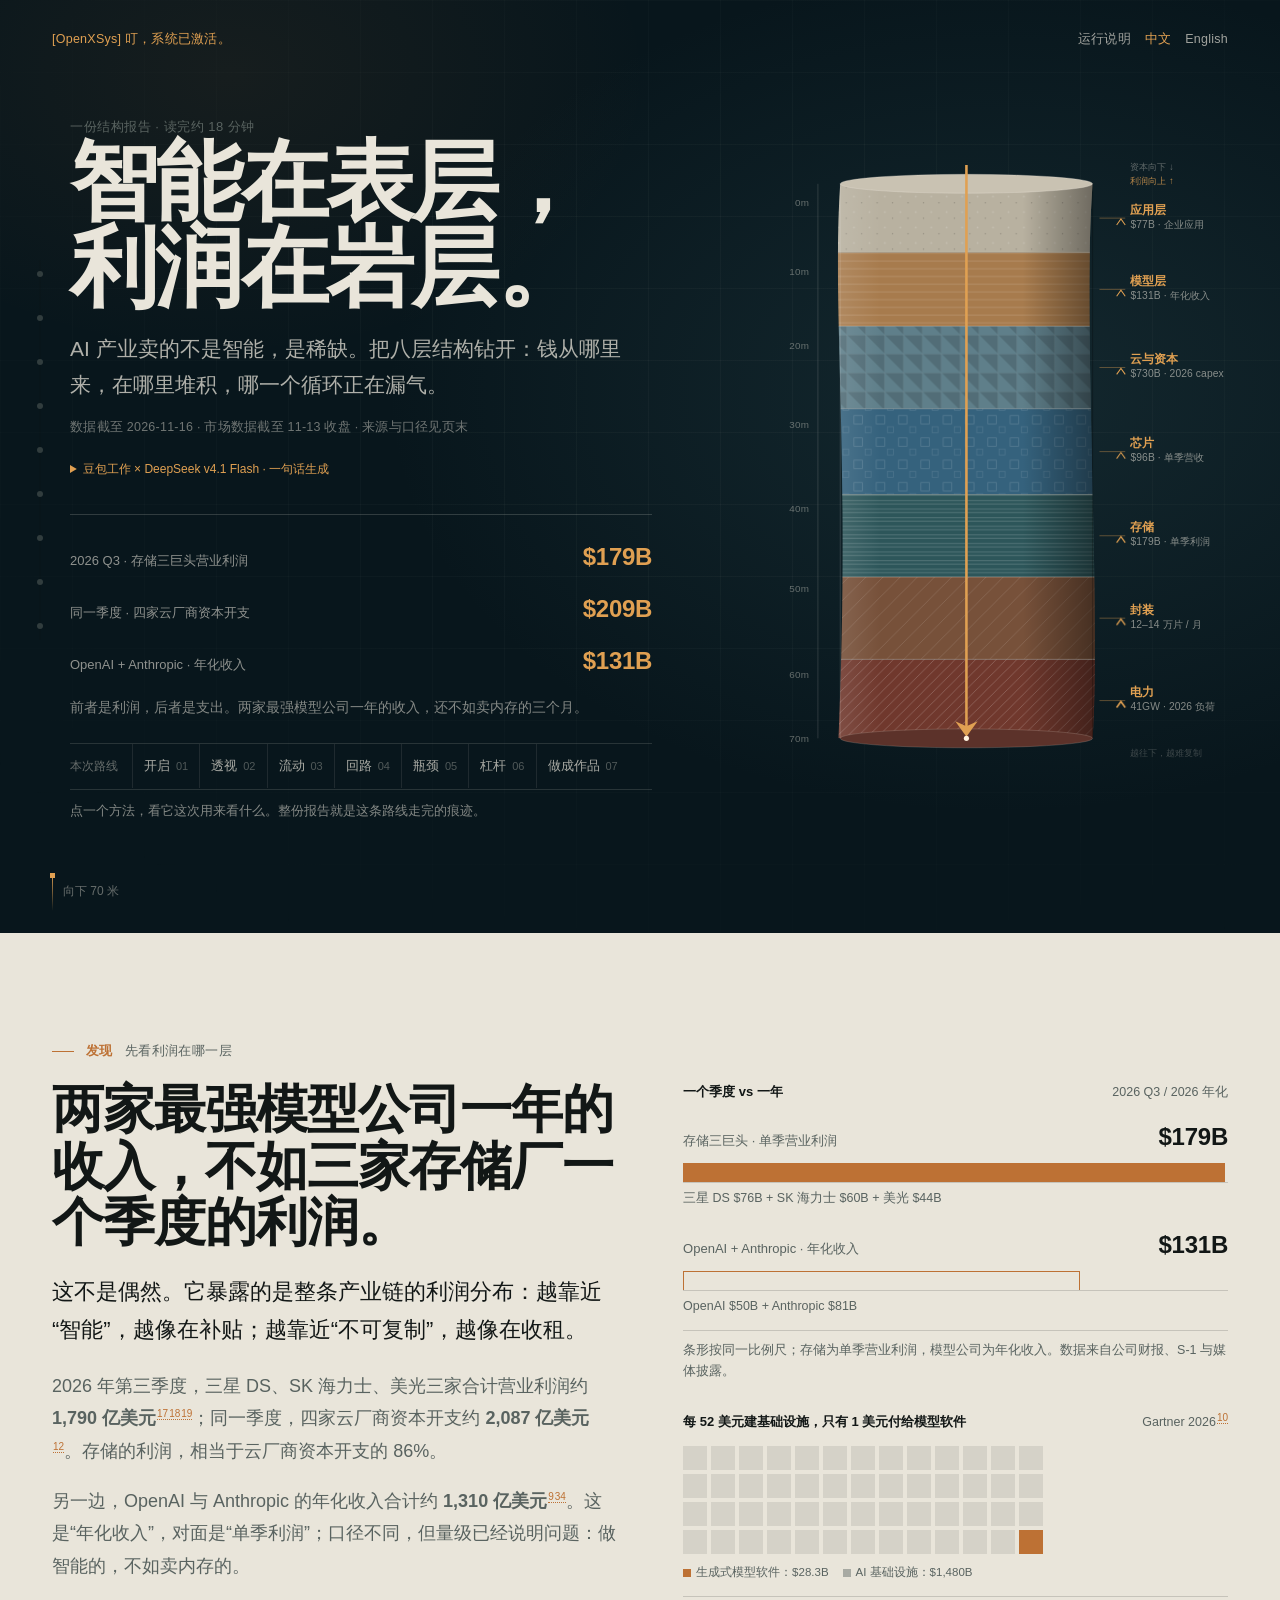
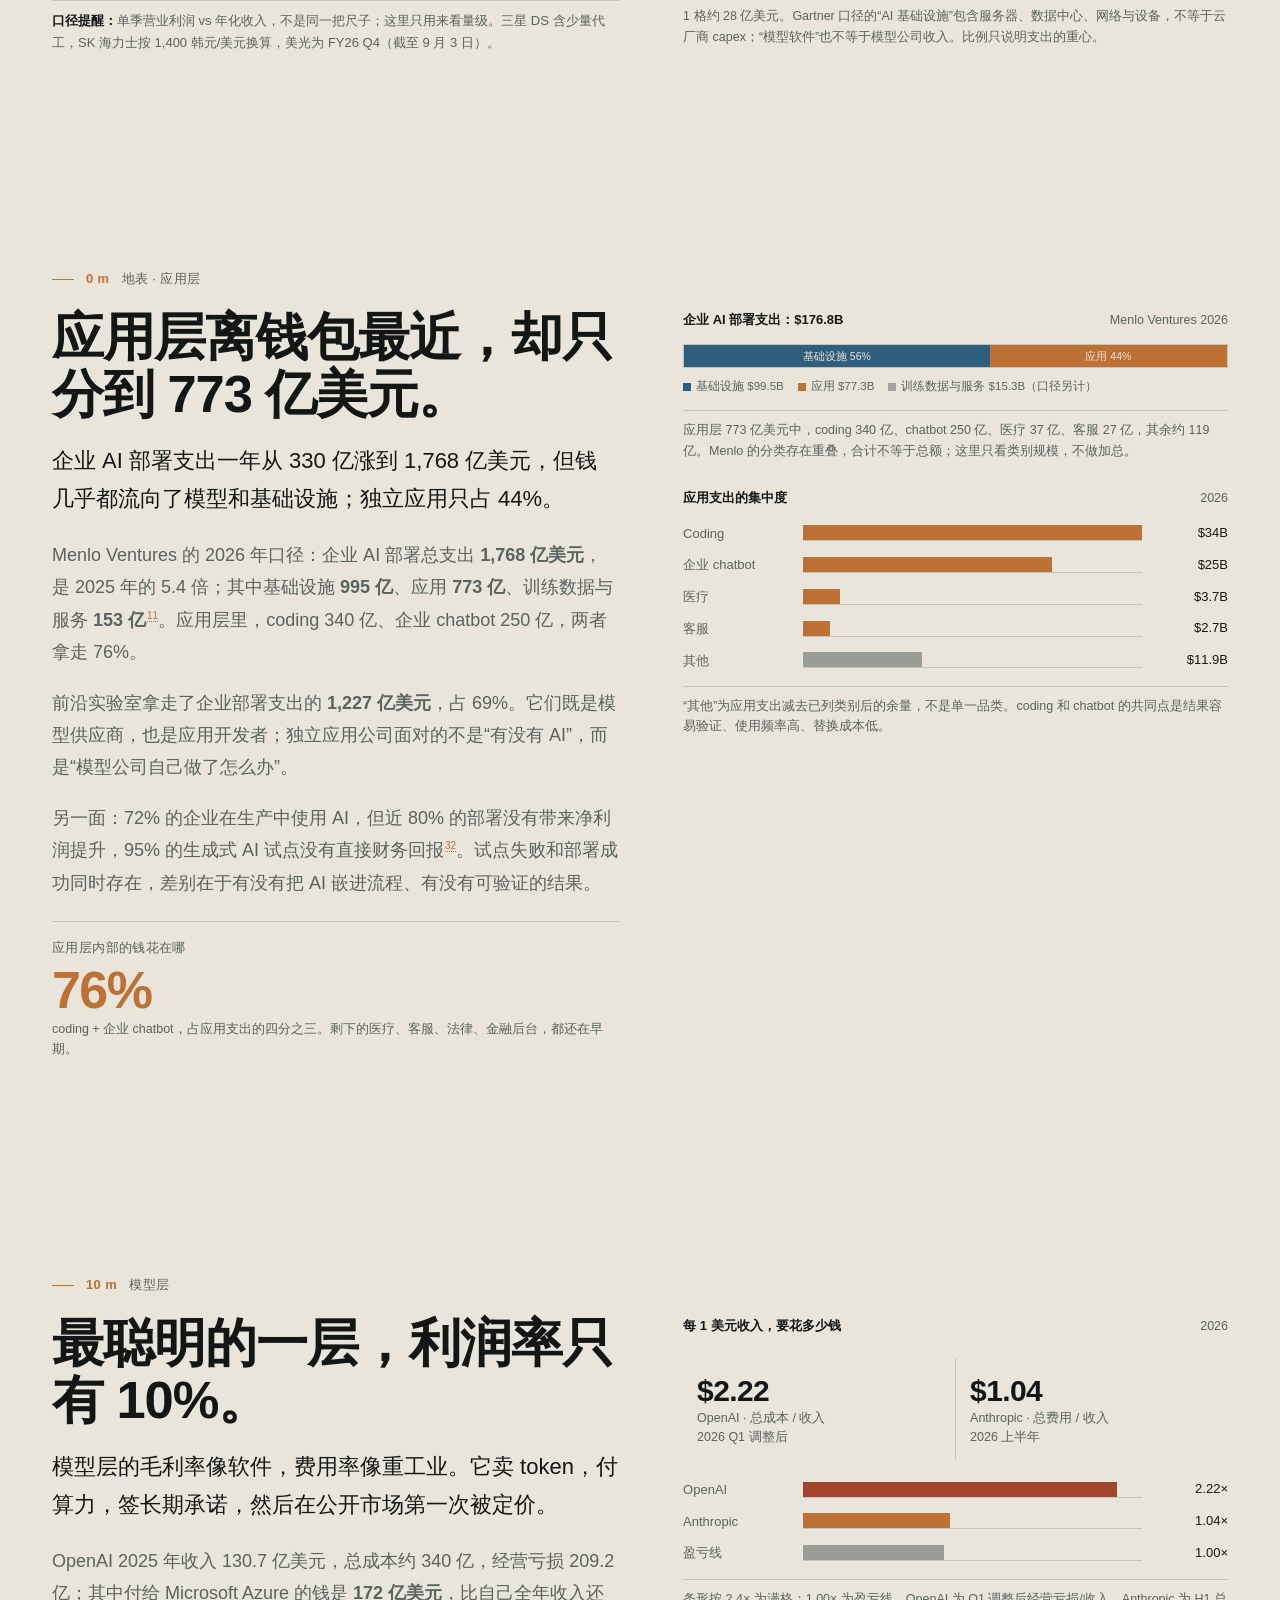
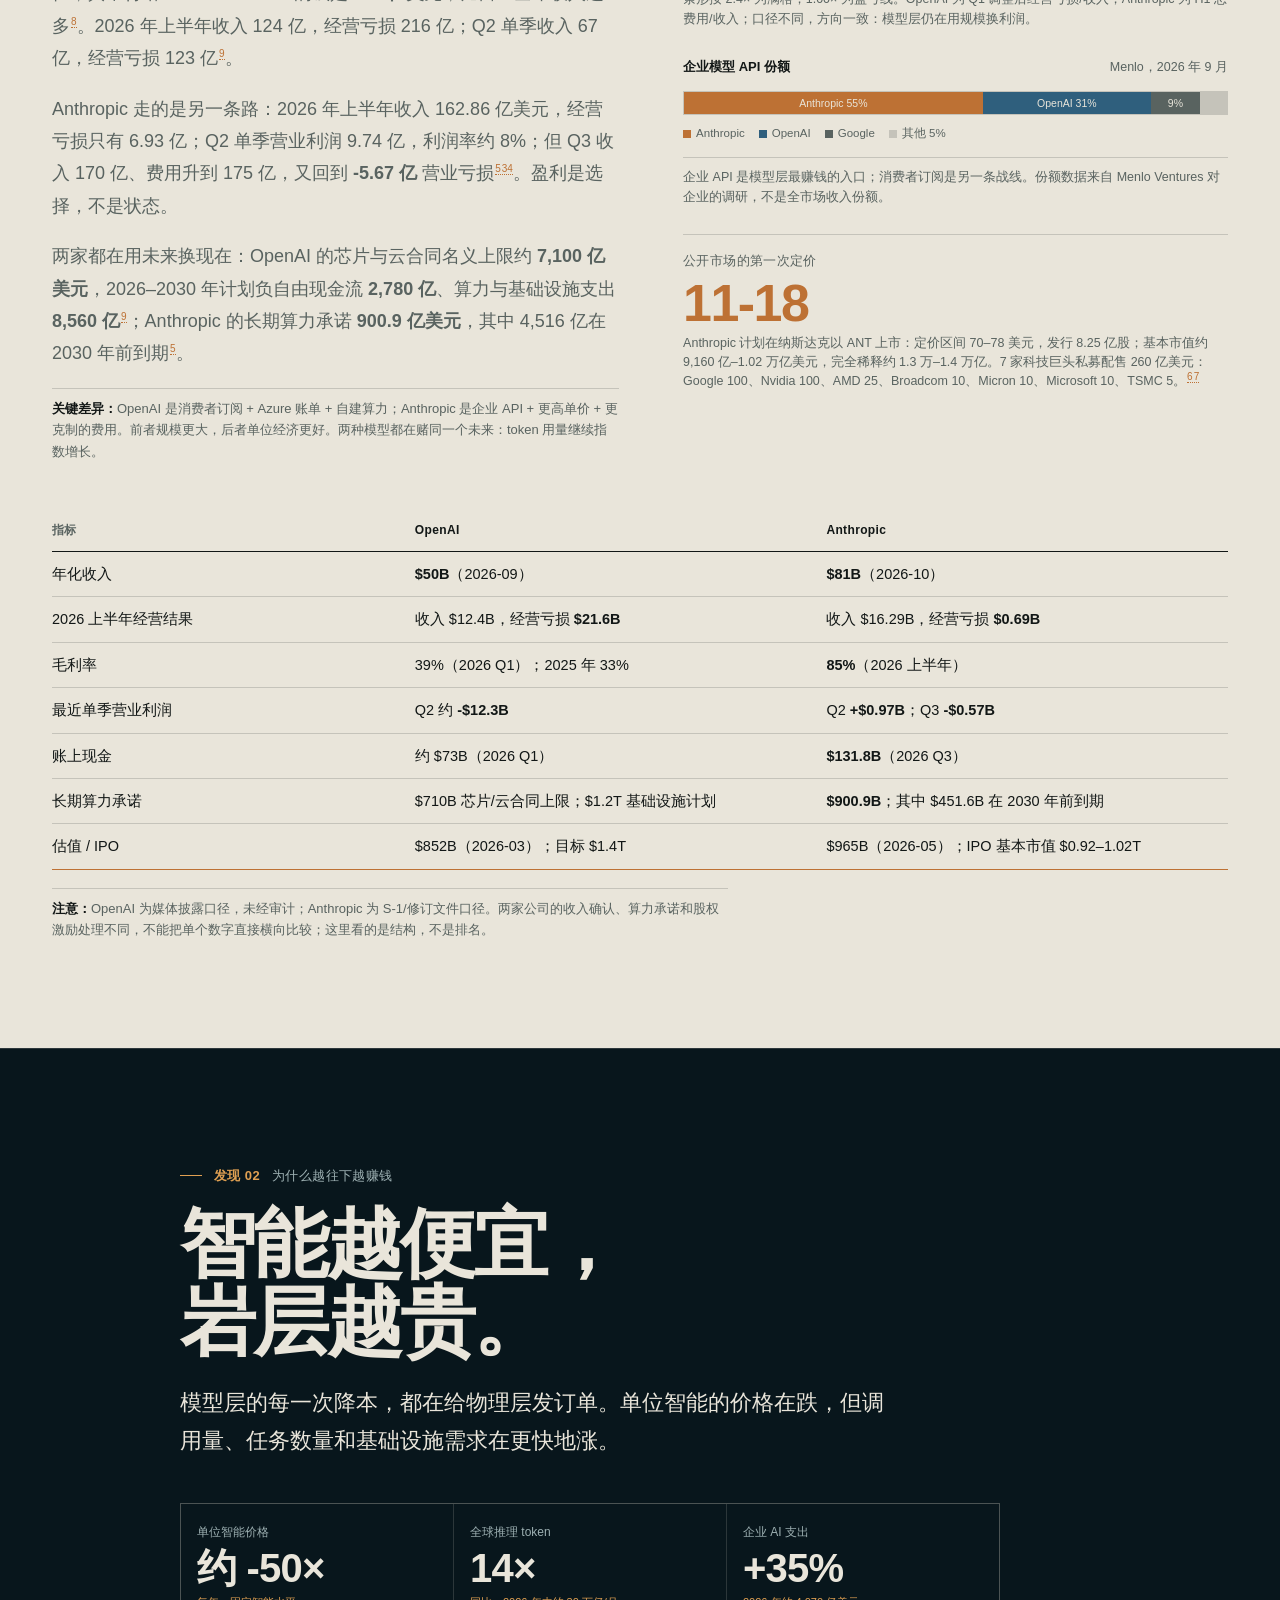
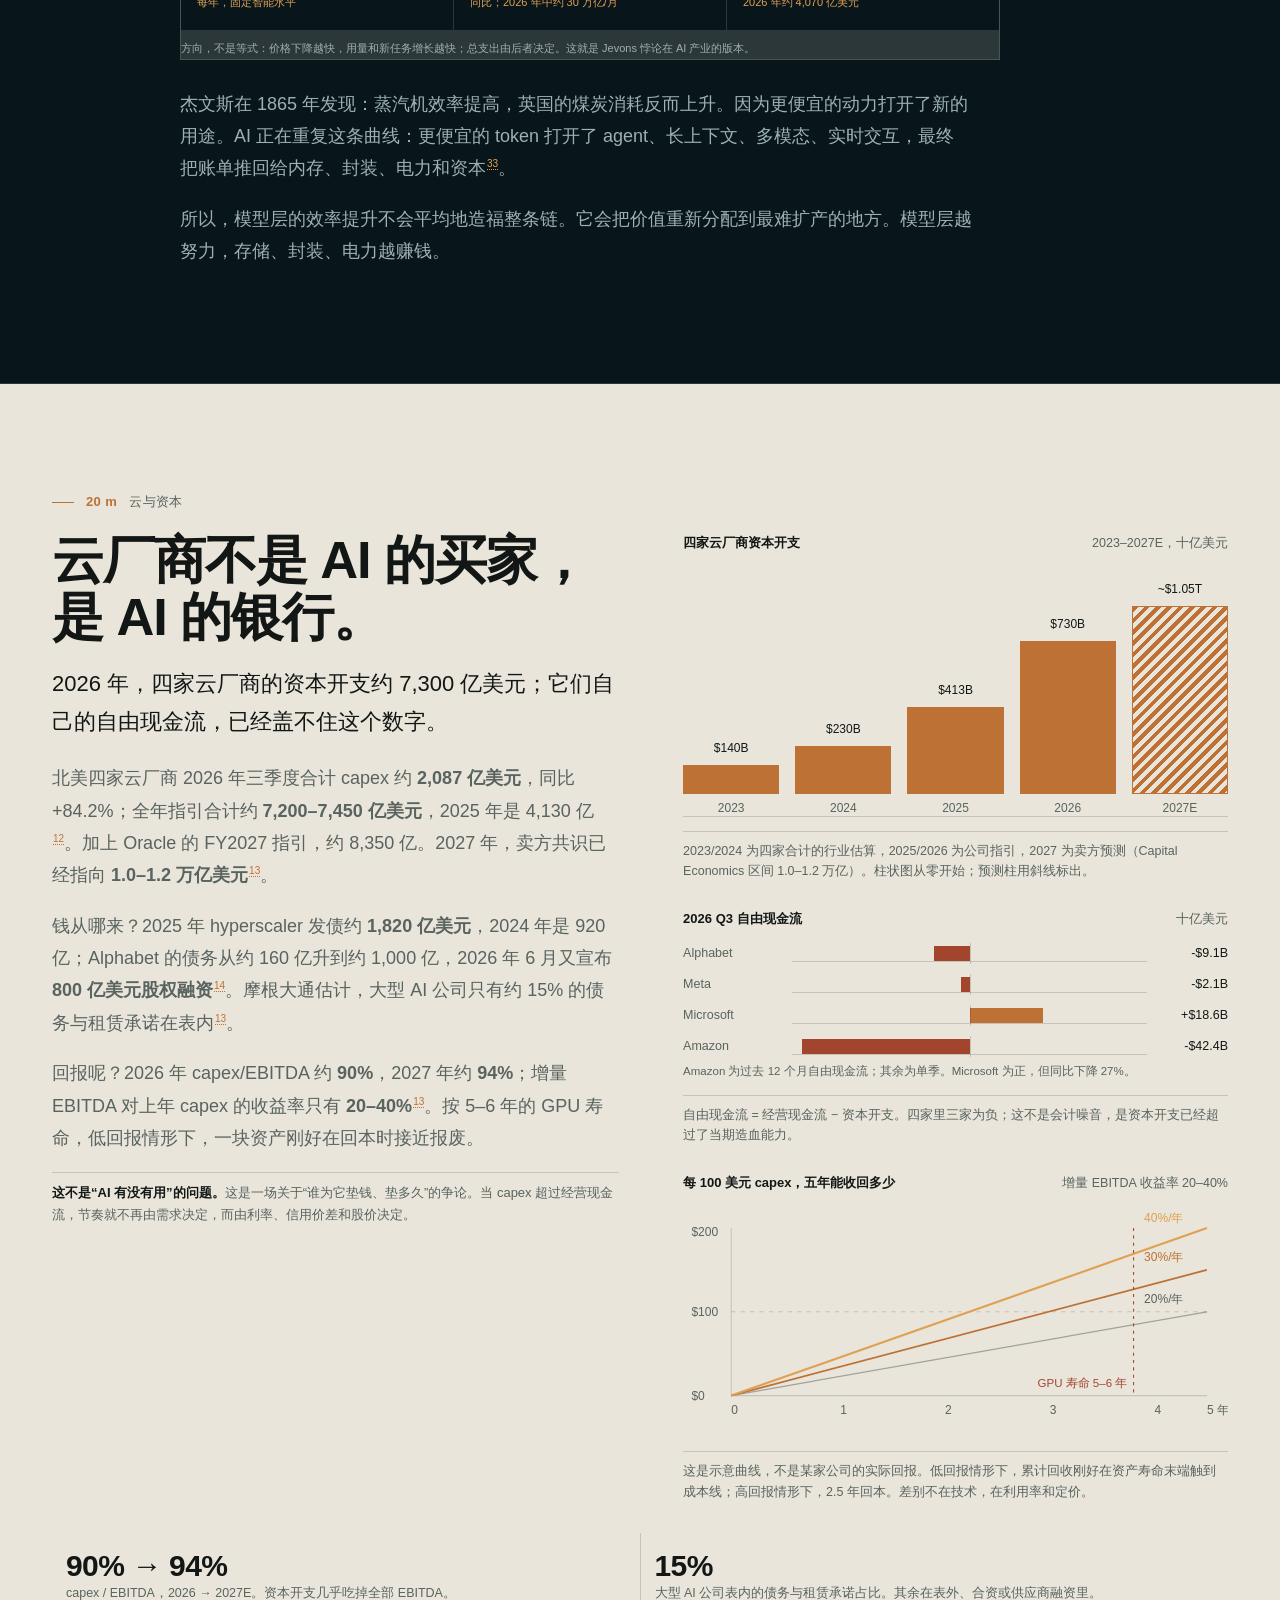
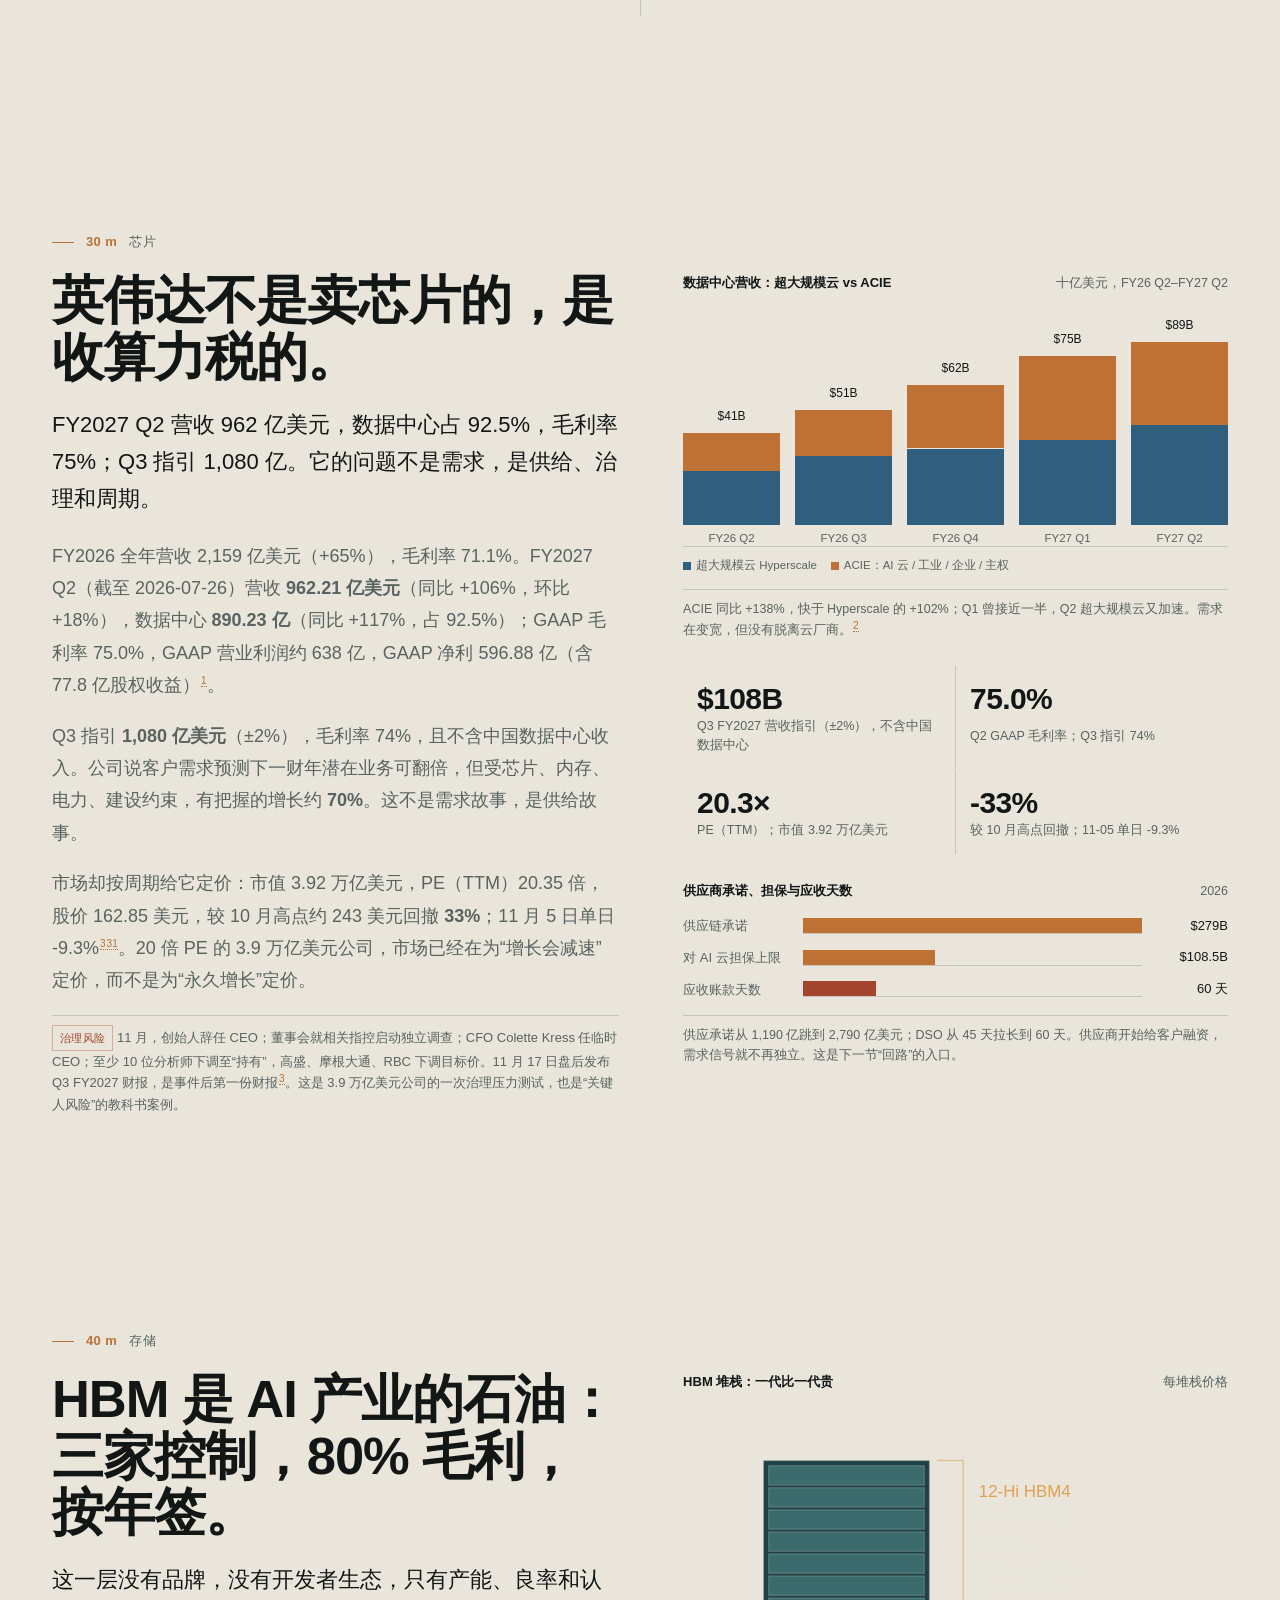
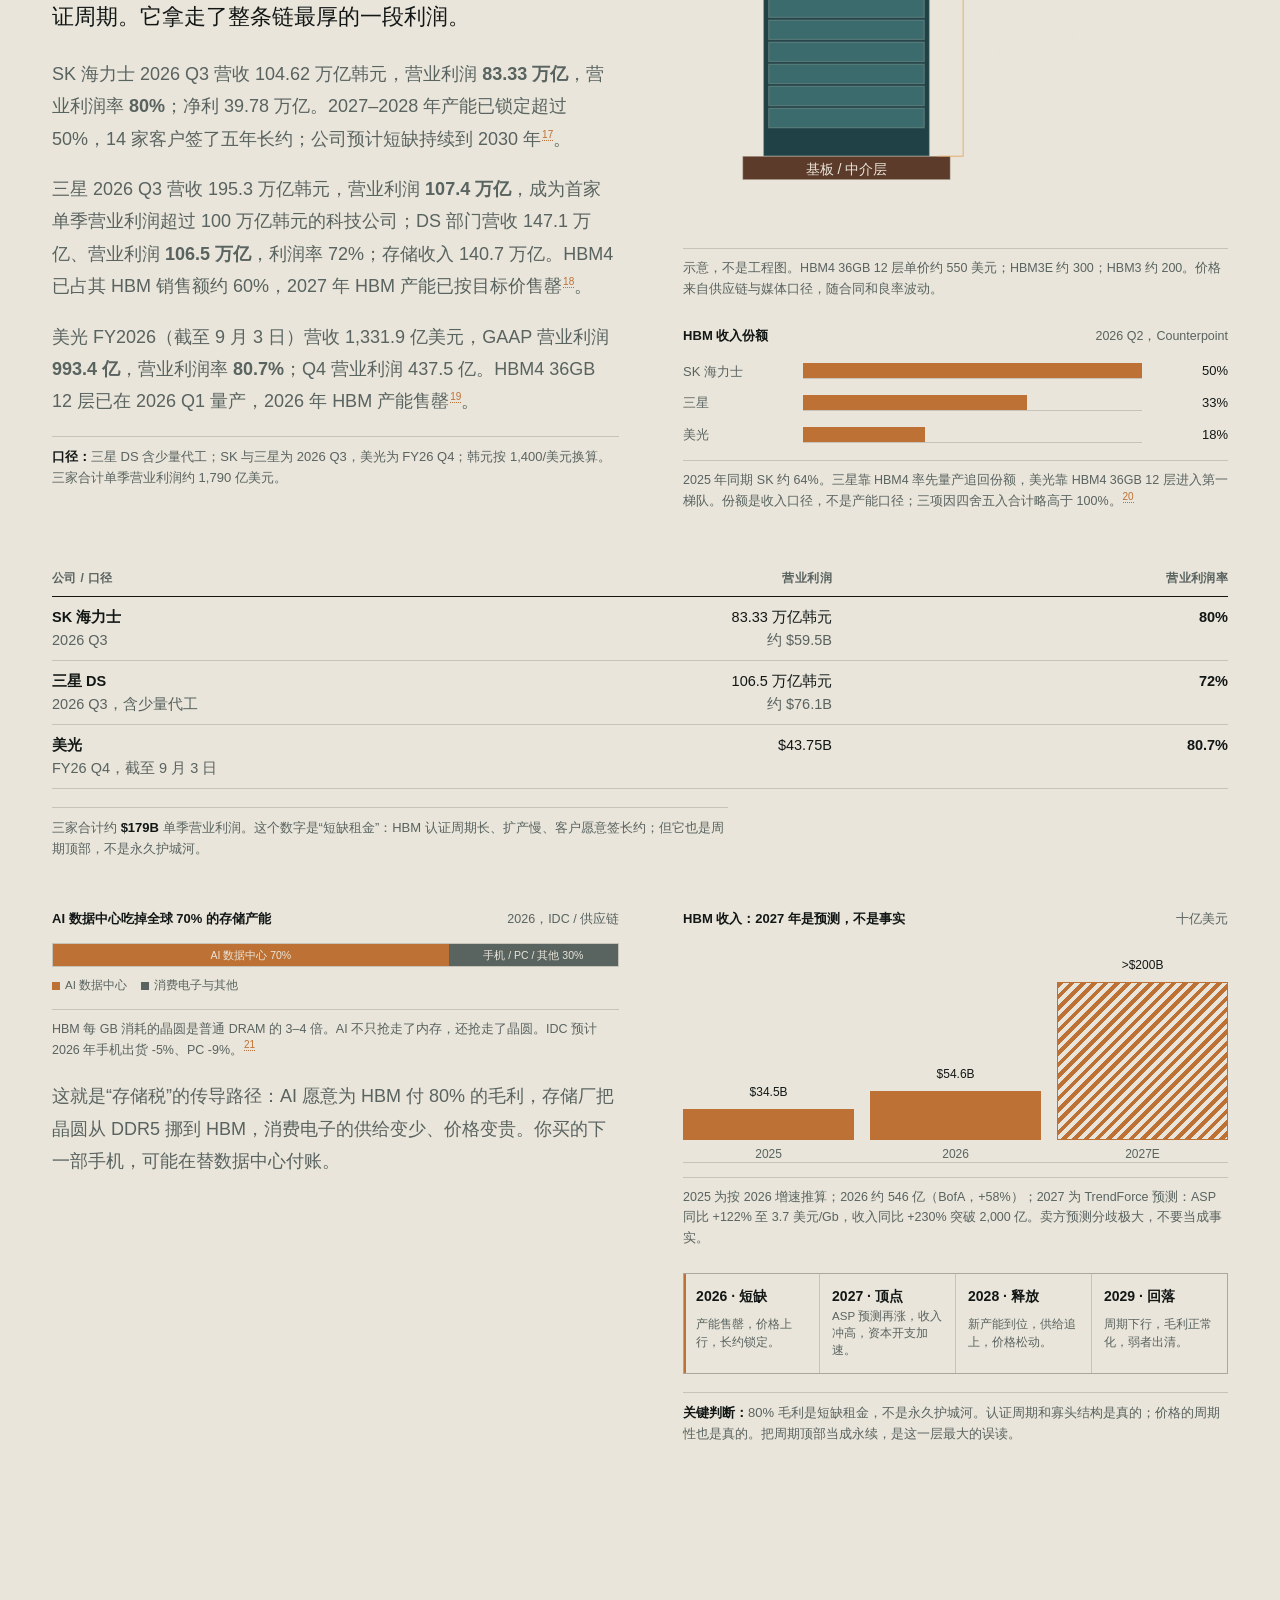
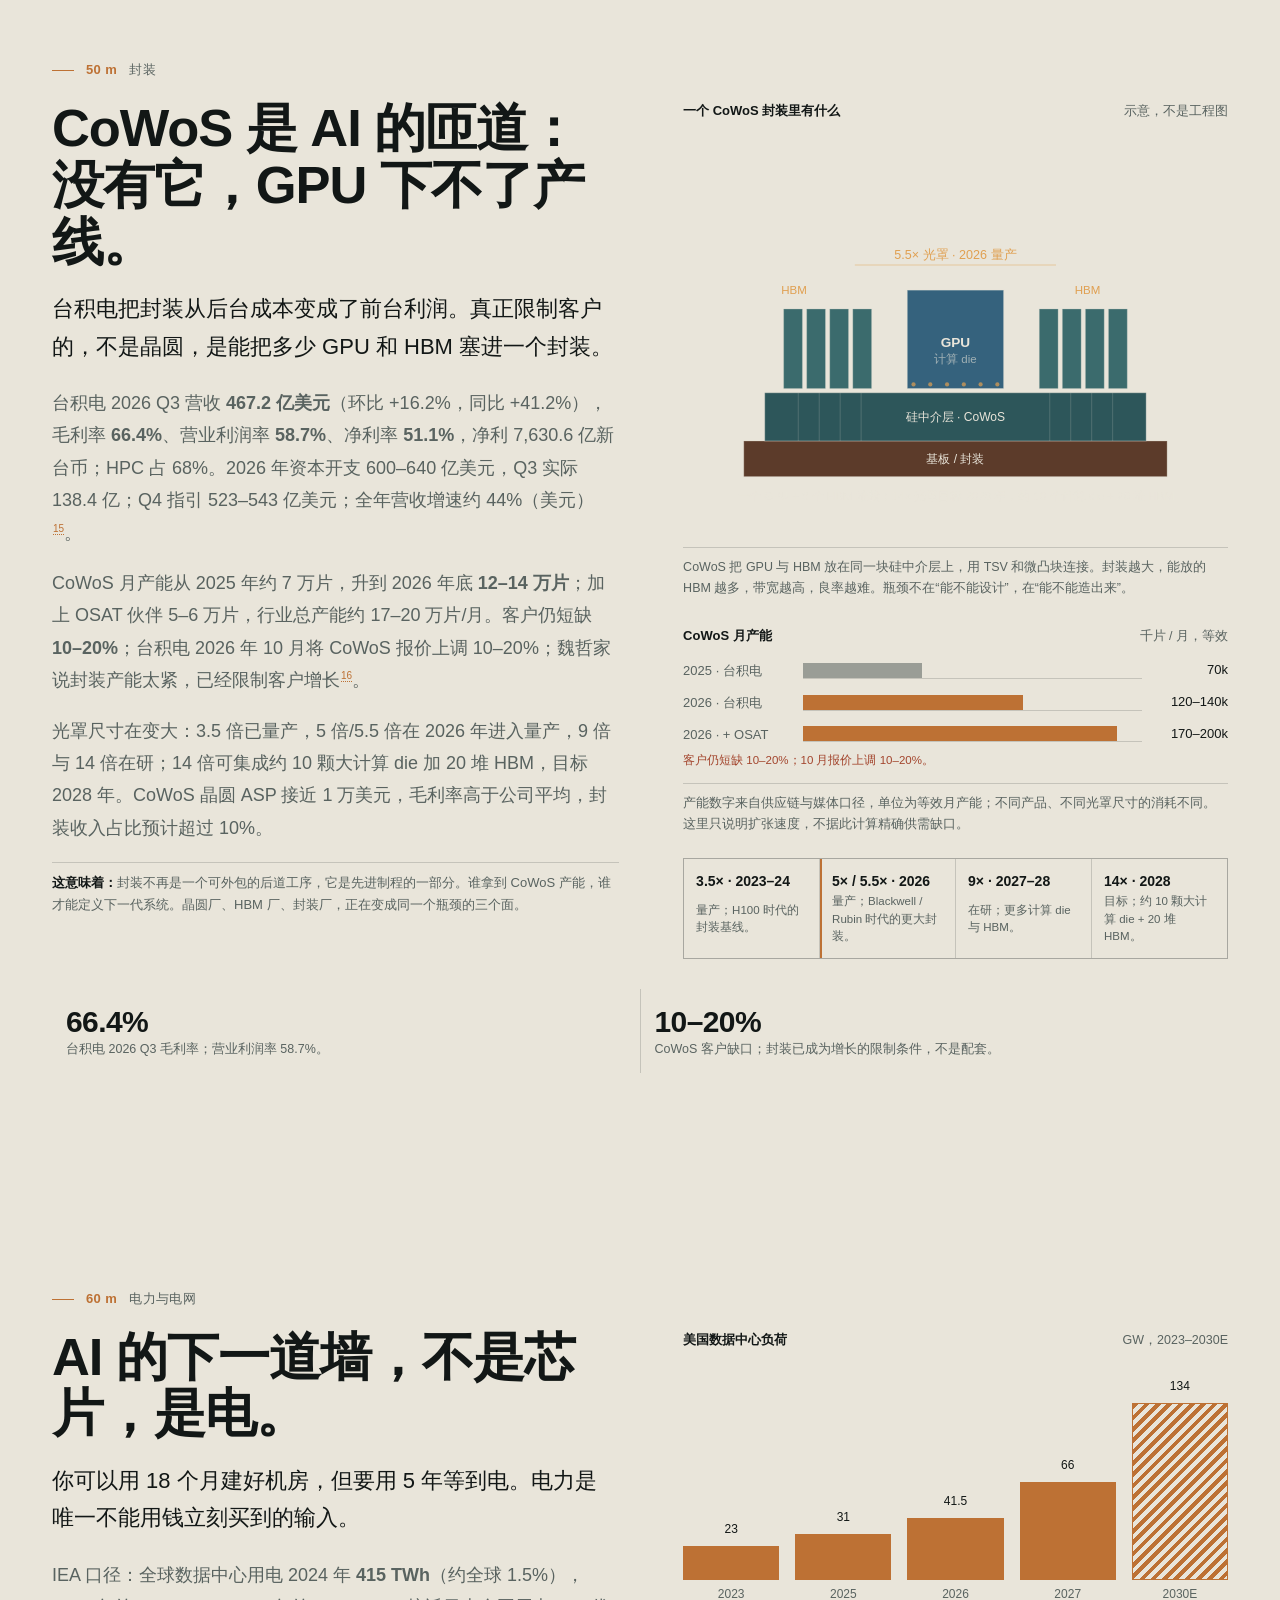
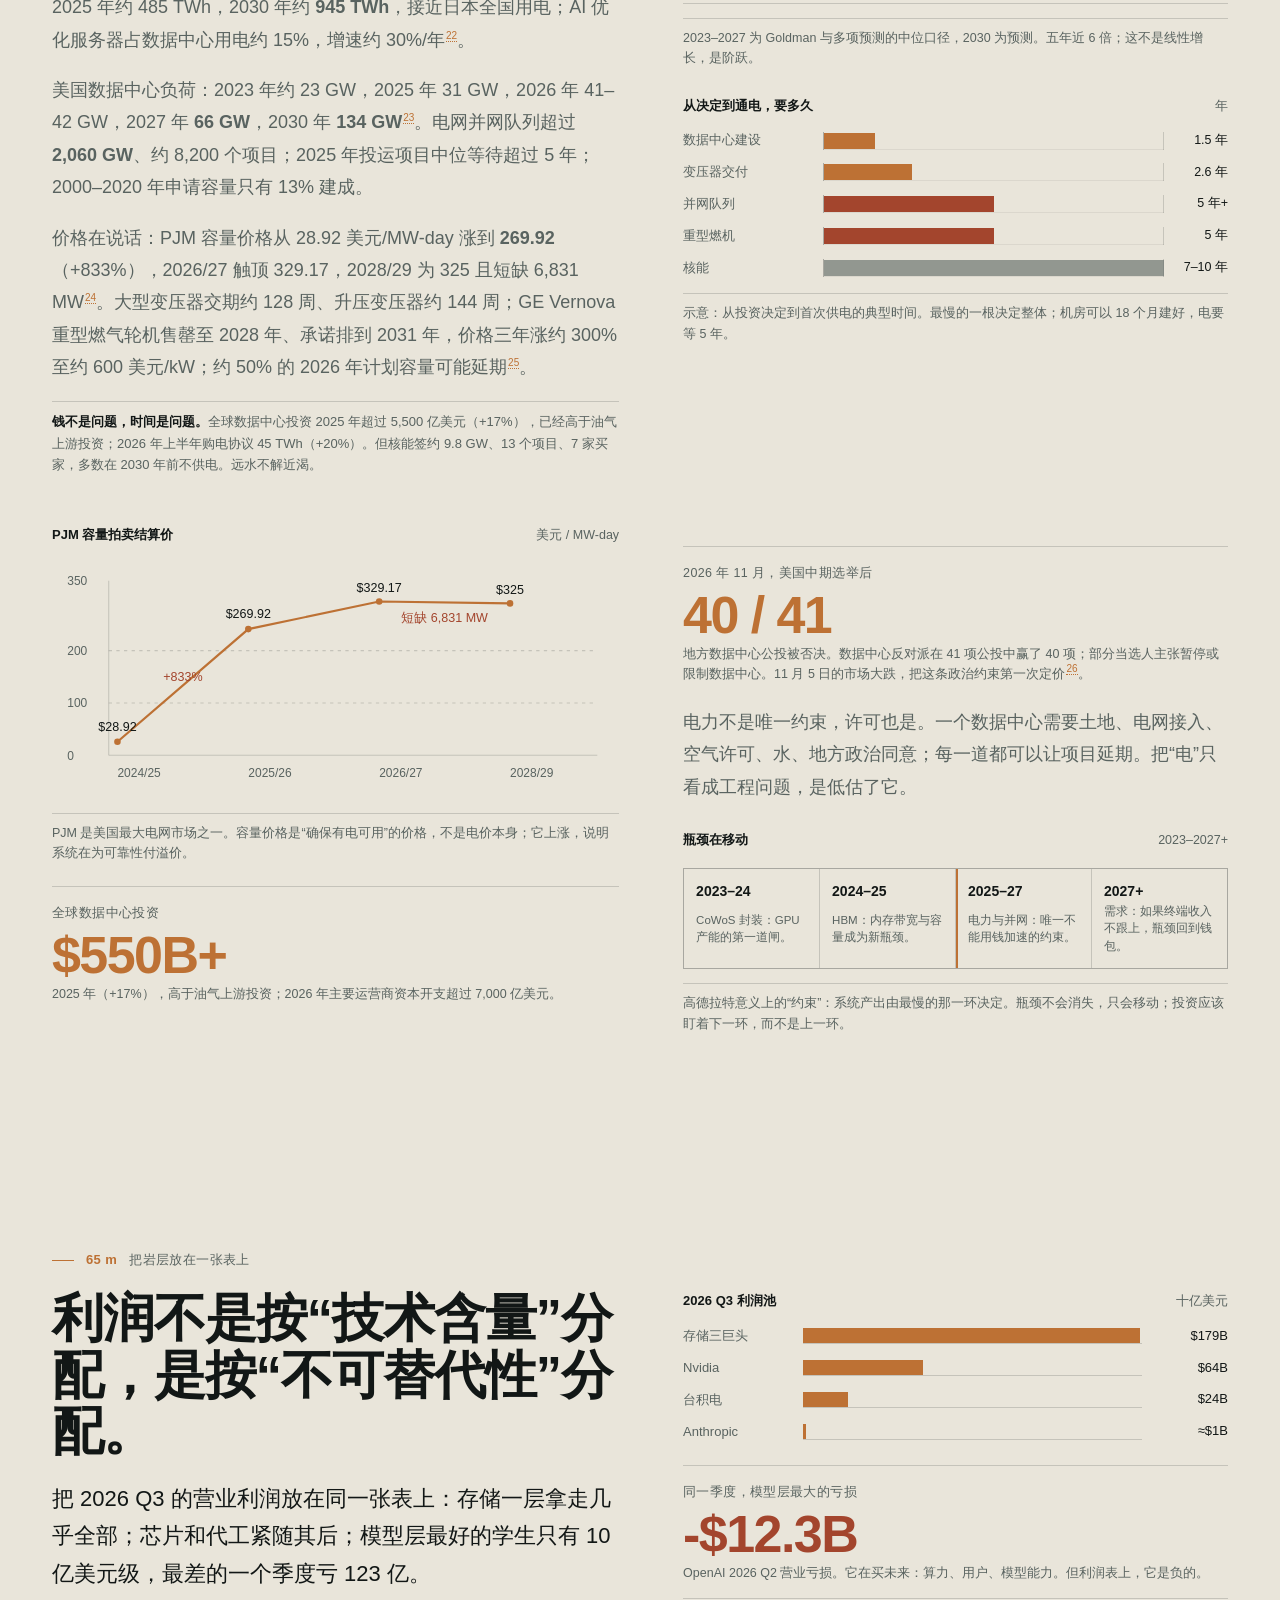
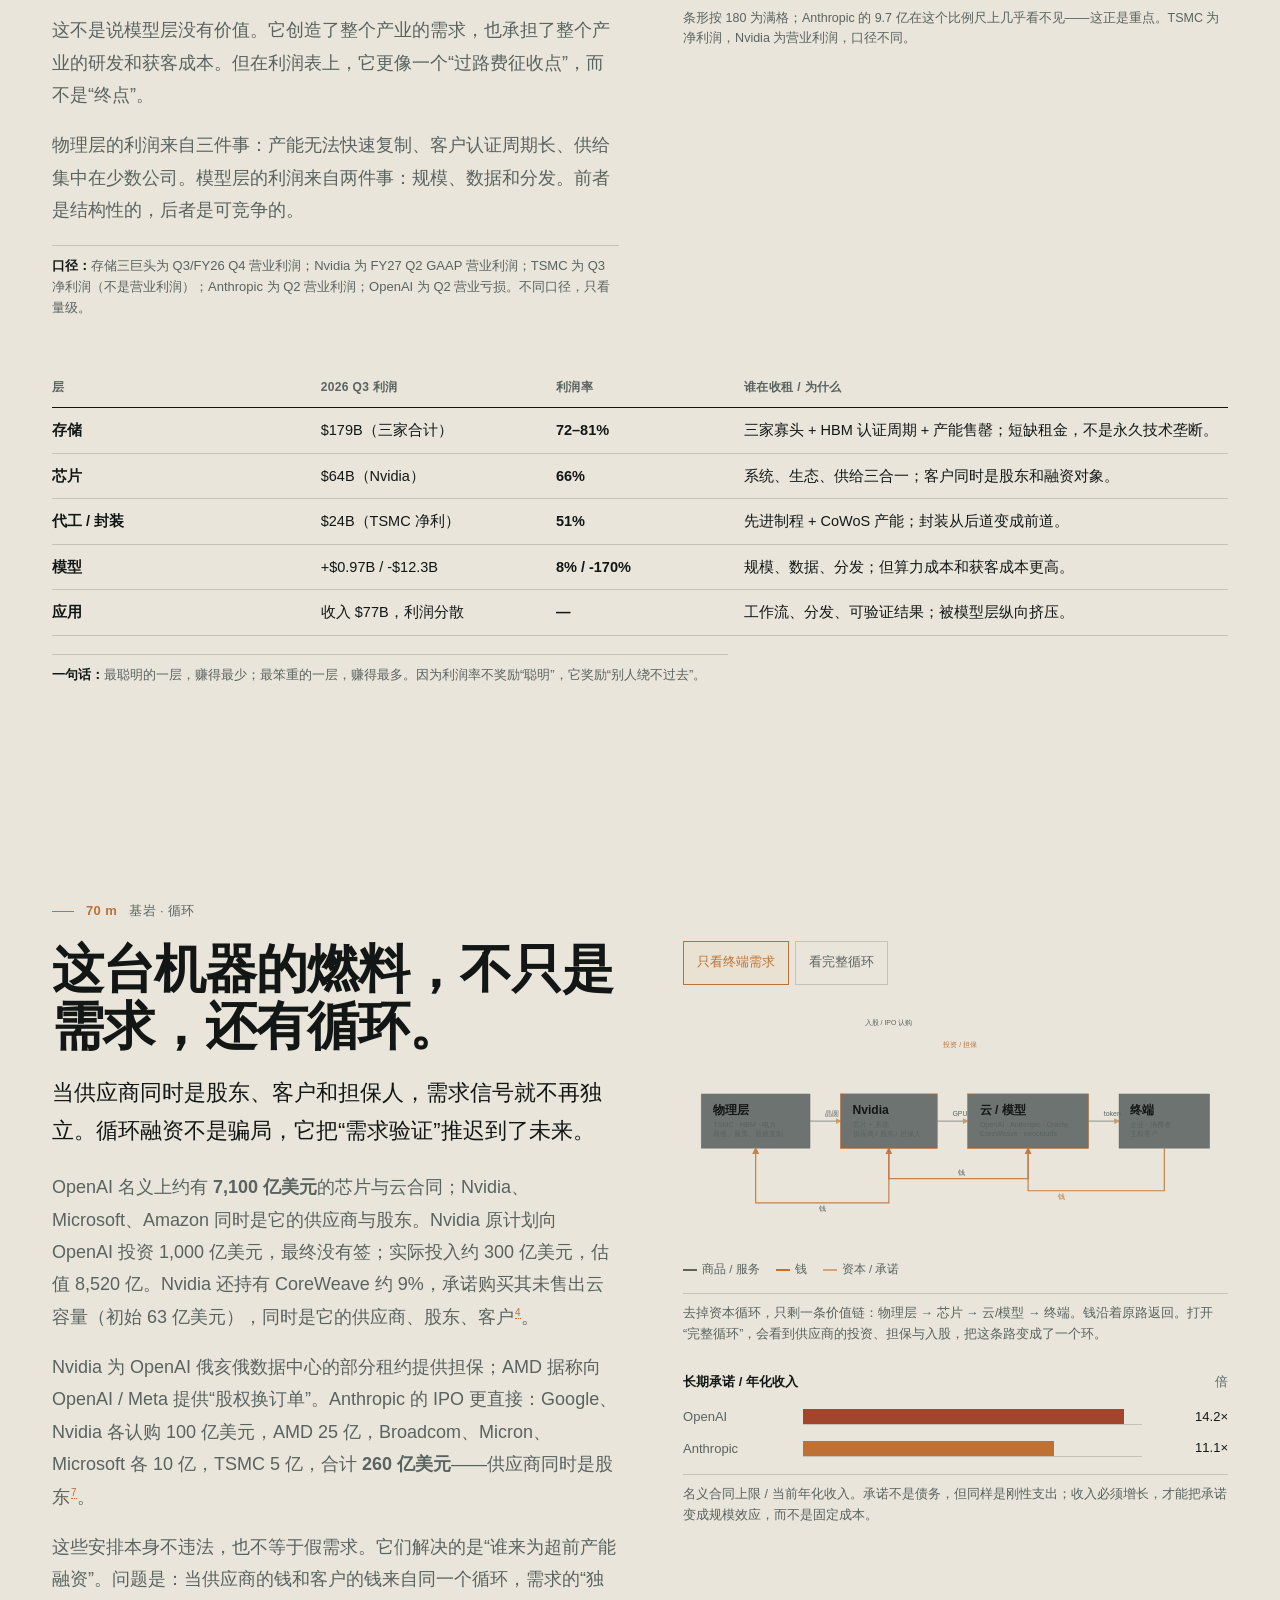
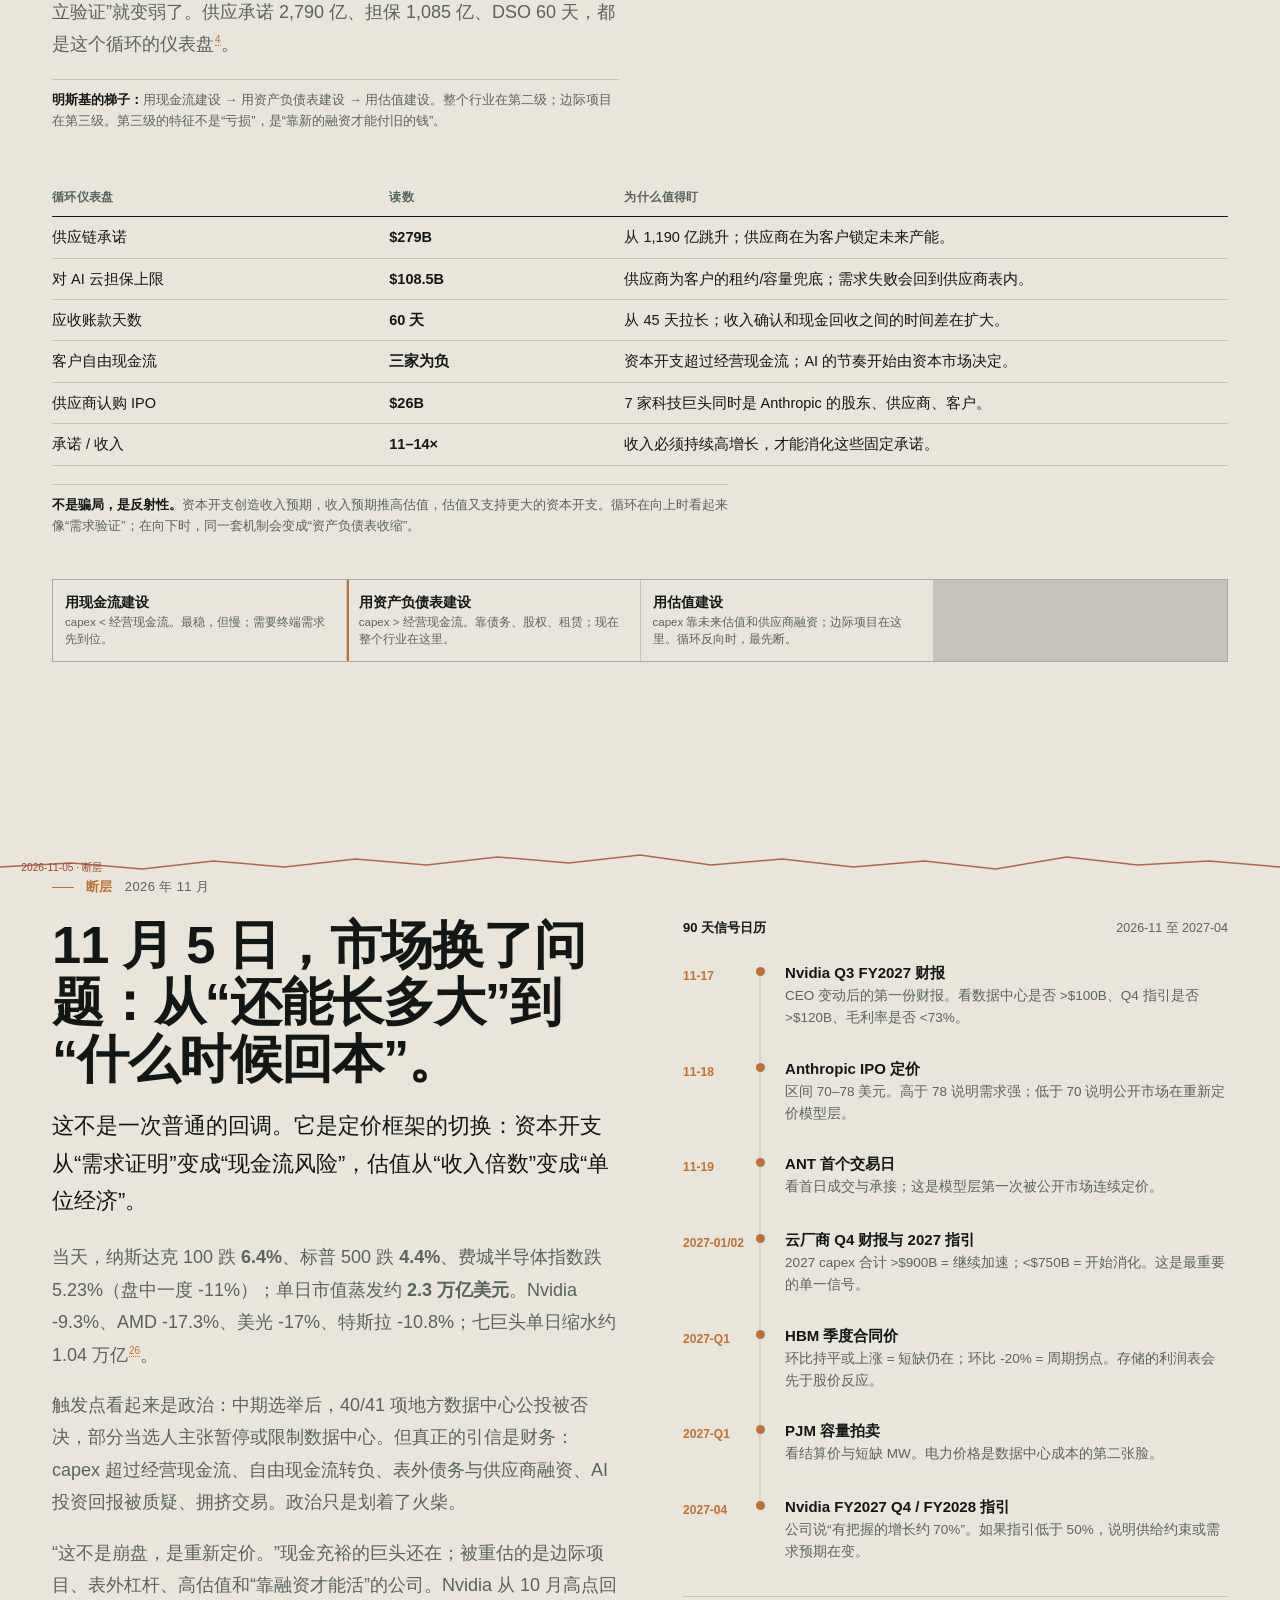
<file: gallery/ai-industry/index.html>
<!DOCTYPE html>
<html lang="zh-CN">
<head>
<meta charset="UTF-8">
<meta name="viewport" content="width=device-width, initial-scale=1">
<title>AI 产业岩芯 · 智能在表层，利润在岩层</title>
<meta name="description" content="把 AI 产业作为一台系统机器钻开：八层结构、利润分布、资本循环、电力瓶颈与四种未来。数据截至 2026 年 11 月 16 日。">
<link rel="icon" href="data:image/svg+xml,%3Csvg xmlns='http://www.w3.org/2000/svg' viewBox='0 0 32 32'%3E%3Crect width='32' height='32' fill='%2308161c'/%3E%3Cpath d='M6 8h20M6 14h20M6 20h20M6 26h20' stroke='%23d9a441' stroke-width='2'/%3E%3C/svg%3E">
<link rel="preconnect" href="https://miaoda.feishu.cn" crossorigin>
<link rel="stylesheet" href="https://miaoda.feishu.cn/fonts/css2?family=Archivo:wght@400;500;600;700;800;900&amp;family=Noto+Sans+SC:wght@400;500;700;900&amp;display=swap">
<style>
/* ===== 1. tokens ===== */
:root{
  --paper:#e9e5da;
  --paper2:#dbd7ca;
  --ash:#b9c0bd;
  --mid:#8ea1a3;
  --petrol:#244653;
  --deep:#16313b;
  --deeper:#0f232b;
  --bedrock:#08161c;
  --ink:#121716;
  --ink2:#38423f;
  --copper:#bd7134;
  --copper2:#e0a052;
  --oxide:#a3452d;
  --cobalt:#2f5f7d;
  --teal:#2f5b5e;
  --sans:"Archivo","Noto Sans SC","PingFang SC","Microsoft YaHei",sans-serif;
  --maxw:1240px;
  --gutter:clamp(18px,4.2vw,52px);
}
body[data-depth="0"]{--bg:var(--bedrock);--fg:var(--paper);--muted:#9db0b2;--line:rgba(233,229,218,.16);--accent:var(--copper2)}
body[data-depth="1"]{--bg:var(--paper);--fg:var(--ink);--muted:#596360;--line:rgba(18,23,22,.16);--accent:var(--copper)}
body[data-depth="2"]{--bg:var(--paper2);--fg:var(--ink);--muted:#4e5956;--line:rgba(18,23,22,.18);--accent:var(--copper)}
body[data-depth="3"]{--bg:var(--mid);--fg:var(--ink);--muted:#2b3a3b;--line:rgba(18,23,22,.22);--accent:var(--ink)}
body[data-depth="4"]{--bg:var(--petrol);--fg:var(--paper);--muted:#b7c8c8;--line:rgba(233,229,218,.18);--accent:var(--copper2)}
body[data-depth="5"]{--bg:var(--deep);--fg:var(--paper);--muted:#a6bcbc;--line:rgba(233,229,218,.16);--accent:var(--copper2)}
body[data-depth="6"]{--bg:var(--deeper);--fg:var(--paper);--muted:#9ab1b2;--line:rgba(233,229,218,.15);--accent:var(--copper2)}
body[data-depth="7"]{--bg:var(--bedrock);--fg:var(--paper);--muted:#91a7a9;--line:rgba(233,229,218,.15);--accent:var(--copper2)}
body[data-depth="8"]{--bg:var(--paper);--fg:var(--ink);--muted:#596360;--line:rgba(18,23,22,.16);--accent:var(--copper)}

/* ===== 2. base ===== */
svg text{font-family:var(--sans);font-variant-numeric:tabular-nums}
*,*::before,*::after{box-sizing:border-box}
html{scroll-behavior:smooth;background:var(--bedrock);-webkit-text-size-adjust:100%}
body{margin:0;font-family:var(--sans);font-size:16px;line-height:1.75;color:var(--fg);-webkit-font-smoothing:antialiased;text-rendering:optimizeLegibility;overflow-x:hidden}
h1,h2,h3,h4,p,figure,blockquote,dl,dd{margin:0}
ul,ol{margin:0;padding:0}
img,svg{display:block;max-width:100%}
button{font:inherit;color:inherit;background:none;border:0;padding:0;cursor:pointer}
a{color:inherit;text-decoration:none}
a:focus-visible,button:focus-visible{outline:2px solid var(--copper2);outline-offset:3px}
::selection{background:var(--copper);color:var(--bedrock)}
.page{position:relative;background:var(--bg);color:var(--fg);transition:background-color .85s ease,color .85s ease;overflow:clip}
.page::before{content:"";position:fixed;inset:0;z-index:1;pointer-events:none;opacity:.038;background-image:url("data:image/svg+xml,%3Csvg xmlns='http://www.w3.org/2000/svg' width='180' height='180'%3E%3Cfilter id='n'%3E%3CfeTurbulence type='fractalNoise' baseFrequency='.82' numOctaves='3' stitchTiles='stitch'/%3E%3C/filter%3E%3Crect width='100%25' height='100%25' filter='url(%23n)' opacity='.55'/%3E%3C/svg%3E");background-size:180px 180px}
.wrap{position:relative;z-index:2;width:min(100% - 2*var(--gutter),var(--maxw));margin-inline:auto}
.wrap--narrow{width:min(100% - 2*var(--gutter),920px)}
.section{position:relative;z-index:2;padding:clamp(58px,8.4vw,112px) 0}
.section--tight{padding:clamp(38px,5vw,64px) 0}
.block-paper{--bg:var(--paper);--fg:var(--ink);--muted:#596360;--line:rgba(18,23,22,.16);--accent:var(--copper);background:var(--bg);color:var(--fg)}
.block-dark{--bg:var(--bedrock);--fg:var(--paper);--muted:#9db0b2;--line:rgba(233,229,218,.16);--accent:var(--copper2);background:var(--bg);color:var(--fg)}
.block-china{--bg:#102a33;--fg:#e9e5da;--muted:#a8bcbe;--line:rgba(233,229,218,.16);--accent:#d9a441;background:var(--bg);color:var(--fg)}

/* ===== 3. type ===== */
.display{font-weight:900;letter-spacing:-.025em;line-height:1.02}
h1{font-weight:900;font-size:clamp(42px,6.4vw,88px);line-height:.98;letter-spacing:-.03em}
h2{font-weight:900;font-size:clamp(30px,4.1vw,54px);line-height:1.08;letter-spacing:-.02em;max-width:18em}
h3{font-weight:700;font-size:clamp(20px,2.2vw,27px);line-height:1.3;letter-spacing:-.01em}
h4{font-weight:700;font-size:16px;line-height:1.4}
.lede{font-size:clamp(18px,1.8vw,21px);line-height:1.7;color:var(--fg);max-width:34em}
p{max-width:44em}
.body-copy{color:var(--muted);font-size:16px;line-height:1.8}
.body-copy p+p{margin-top:1em}
.small{font-size:13px;line-height:1.65;color:var(--muted)}
.num{font-variant-numeric:tabular-nums;font-feature-settings:"tnum" 1}
.kicker{font-size:12px;letter-spacing:.04em;color:var(--muted)}

/* ===== 4. hero ===== */
.hero{position:relative;z-index:2;min-height:100vh;min-height:100svh;display:flex;flex-direction:column;background:
  radial-gradient(900px 620px at 78% 42%,rgba(61,104,113,.22),transparent 68%),
  radial-gradient(600px 400px at 18% 8%,rgba(189,113,52,.08),transparent 70%),
  var(--bedrock);color:var(--paper);overflow:hidden}
.hero::after{content:"";position:absolute;inset:0;pointer-events:none;background-image:linear-gradient(rgba(233,229,218,.035) 1px,transparent 1px),linear-gradient(90deg,rgba(233,229,218,.035) 1px,transparent 1px);background-size:72px 72px;mask-image:radial-gradient(80% 70% at 60% 40%,#000 30%,transparent 100%)}
.masthead{position:relative;z-index:3;display:flex;justify-content:space-between;align-items:baseline;gap:18px;padding-top:18px;font-size:12px;letter-spacing:.02em;color:rgba(233,229,218,.55)}
.masthead .ding{color:var(--copper2)}
.hero-main{position:relative;z-index:3;flex:1;display:grid;grid-template-columns:1fr;gap:clamp(22px,3.4vw,44px);align-items:center;padding:clamp(28px,5vh,64px) 0 clamp(22px,4vh,42px)}
.hero-copy{max-width:760px}
.hero h1{color:var(--paper);margin-bottom:20px}
.dek{font-size:clamp(17px,1.7vw,20px);line-height:1.7;color:rgba(233,229,218,.74);max-width:30em}
.hero-note{margin-top:14px;font-size:12px;color:rgba(233,229,218,.46);letter-spacing:.02em}
.hook{margin-top:clamp(22px,3.2vh,34px);border-top:1px solid rgba(233,229,218,.18);padding-top:16px;max-width:620px}
.hook-row{display:flex;justify-content:space-between;align-items:baseline;gap:18px;padding:5px 0}
.hook-row span{font-size:12px;color:rgba(233,229,218,.6)}
.hook-row b{font-size:clamp(18px,2vw,24px);font-weight:700;color:var(--copper2);letter-spacing:-.01em;white-space:nowrap}
.hook p{margin-top:9px;font-size:13px;line-height:1.7;color:rgba(233,229,218,.55);max-width:54em}
.route{margin-top:clamp(18px,2.6vh,28px);display:flex;align-items:center;gap:0;flex-wrap:nowrap;overflow-x:auto;scrollbar-width:none;border-top:1px solid rgba(233,229,218,.14);border-bottom:1px solid rgba(233,229,218,.14)}
.route::-webkit-scrollbar{display:none}
.route-label{flex:0 0 auto;padding:12px 14px 12px 0;font-size:11px;color:rgba(233,229,218,.42);white-space:nowrap}
.route-step{flex:0 0 auto;min-height:44px;padding:0 11px;display:inline-flex;align-items:center;gap:6px;font-size:12px;color:rgba(233,229,218,.72);border-left:1px solid rgba(233,229,218,.1);white-space:nowrap}
.route-step:hover,.route-step[aria-expanded="true"]{color:var(--copper2);background:rgba(224,160,82,.08)}
.route-step i{font-style:normal;font-size:10px;color:rgba(233,229,218,.32)}
.route-pop{max-width:680px;min-height:38px;padding-top:10px;font-size:12px;line-height:1.65;color:rgba(233,229,218,.55)}
.route-pop b{color:var(--copper2);font-weight:600}
.scroll-cue{position:relative;z-index:3;display:flex;align-items:center;gap:10px;padding-bottom:22px;font-size:11px;color:rgba(233,229,218,.42)}
.scroll-cue .line{width:1px;height:38px;background:linear-gradient(var(--copper2),transparent);position:relative}
.scroll-cue .line::after{content:"";position:absolute;left:-2px;top:0;width:5px;height:5px;background:var(--copper2);animation:cue 2.4s ease-in-out infinite}
@keyframes cue{0%{transform:translateY(0);opacity:1}75%{transform:translateY(32px);opacity:0}100%{opacity:0}}

/* ===== 5. core sample ===== */
.core-wrap{position:relative;align-self:center;width:100%;max-width:600px;justify-self:end}
.core-v{width:100%;height:auto;max-height:74vh}
.core-h{display:none;width:100%}
.core-svg text{font-family:var(--sans)}
.core-depth{font-size:11px;fill:rgba(233,229,218,.4);letter-spacing:.03em}
.core-name{font-size:13px;font-weight:700;fill:var(--paper)}
.core-val{font-size:10.5px;fill:rgba(233,229,218,.55);letter-spacing:.01em}
.core-note{font-size:10px;fill:rgba(233,229,218,.38)}
.core-label{opacity:.3;animation:labelIn .7s ease forwards;animation-delay:calc(.9s + var(--i)*.85s)}
@keyframes labelIn{to{opacity:1}}
.core-label.is-on{opacity:1}
.core-label.is-on .core-name{fill:var(--copper2)}
.core-arrow{opacity:0;animation:arrowIn .6s ease forwards;animation-delay:calc(1.2s + var(--i)*.85s)}
@keyframes arrowIn{to{opacity:1}}
.core-arrow.is-on{opacity:1}
.drill-line{stroke:var(--copper2);stroke-width:3;stroke-dasharray:660;stroke-dashoffset:660;animation:drill 7.2s cubic-bezier(.5,0,.2,1) forwards}
.drill-bit{transform:translateY(-632px);animation:bit 7.2s cubic-bezier(.5,0,.2,1) forwards}
.vein{stroke:var(--copper2);stroke-width:4;stroke-dasharray:9 13;opacity:0;animation:veinIn .6s ease 7.4s forwards,vein 2.8s linear 8s infinite}
@keyframes drill{0%{stroke-dashoffset:660}100%{stroke-dashoffset:0}}
@keyframes bit{0%{transform:translateY(-632px)}100%{transform:translateY(0)}}
@keyframes veinIn{to{opacity:.9}}
@keyframes vein{from{stroke-dashoffset:0}to{stroke-dashoffset:-44}}
.core-mini{position:absolute;top:0;right:0;bottom:0;width:14px;display:flex;flex-direction:column;border-left:1px solid rgba(233,229,218,.14)}
.core-mini span{flex:1}
.core-mobile{display:none;margin-top:18px}
.core-mobile svg{width:100%;height:auto}
.core-mobile .mline{stroke:var(--copper2);stroke-width:2;stroke-dasharray:6 8;animation:mline 3.2s linear infinite}
@keyframes mline{from{stroke-dashoffset:0}to{stroke-dashoffset:-28}}

/* ===== 6. depth + section headings ===== */
.depth-tag{display:flex;align-items:center;gap:12px;font-size:12px;letter-spacing:.03em;color:var(--muted);margin-bottom:18px}
.depth-tag::before{content:"";width:22px;height:1px;background:var(--accent);flex:0 0 auto}
.depth-num{color:var(--accent);font-weight:600}
.depth-name{color:var(--muted)}
.section-head{display:grid;gap:16px;margin-bottom:clamp(28px,4vw,48px)}
.section-head p{max-width:40em}
.split{display:grid;grid-template-columns:1fr;gap:clamp(28px,4vw,52px);align-items:start}
.split-text{min-width:0}
.split-visual{min-width:0}
.split--rev .split-visual{order:-1}
.sticky-visual{position:sticky;top:40px}

/* ===== 7. key numbers, rules, notes ===== */
.rule{border-top:1px solid var(--line)}
.key{display:grid;gap:3px;padding:16px 0 0;border-top:1px solid var(--line);margin-top:22px}
.key-label{font-size:11px;letter-spacing:.03em;color:var(--muted)}
.key-val{font-size:clamp(32px,4.4vw,52px);font-weight:900;line-height:1.05;letter-spacing:-.03em;color:var(--accent)}
.key-note{font-size:11px;line-height:1.55;color:var(--muted)}
.key-row{display:grid;grid-template-columns:1fr 1fr;gap:1px;background:var(--line);margin-top:20px}
.key-cell{background:var(--bg);padding:16px 14px 14px;display:grid;gap:2px}
.key-cell b{font-size:clamp(22px,2.8vw,30px);font-weight:800;line-height:1.1;letter-spacing:-.02em}
.key-cell span{font-size:11px;line-height:1.5;color:var(--muted)}
.quote{border-left:2px solid var(--accent);padding:2px 0 2px 18px;font-size:clamp(17px,1.6vw,20px);line-height:1.65;font-weight:500;color:var(--fg);max-width:34em}
.quote cite{display:block;margin-top:8px;font-style:normal;font-size:11px;color:var(--muted)}
.note{font-size:11.5px;line-height:1.65;color:var(--muted);border-top:1px solid var(--line);padding-top:9px;margin-top:18px;max-width:52em}
.note b{color:var(--fg);font-weight:600}
.flag{display:inline-flex;align-items:center;gap:6px;font-size:10px;letter-spacing:.03em;color:var(--accent);border:1px solid var(--line);padding:3px 7px;white-space:nowrap}
.flag--risk{color:var(--oxide);border-color:rgba(163,69,45,.35)}
.cite{font-size:9px;vertical-align:super;line-height:0;color:var(--accent);border-bottom:1px dotted currentColor;margin-left:1px}
.cite:hover{color:var(--fg);border-bottom-style:solid}

/* ===== 8. charts ===== */
.chart{margin:0}
.chart figcaption{font-size:11px;line-height:1.65;color:var(--muted);border-top:1px solid var(--line);padding-top:9px;margin-top:14px;max-width:52em}
.chart-title{display:flex;justify-content:space-between;align-items:baseline;gap:12px;font-size:11px;color:var(--muted);margin-bottom:12px}
.chart-title b{font-weight:600;color:var(--fg);font-size:12px}
.hbars{display:grid;gap:9px}
.hbar{display:grid;grid-template-columns:minmax(64px,110px) 1fr minmax(48px,76px);align-items:center;gap:10px}
.hbar-label{font-size:11.5px;line-height:1.35;color:var(--muted)}
.hbar-track{position:relative;height:16px;border-bottom:1px solid var(--line)}
.hbar-fill{position:absolute;left:0;top:0;bottom:0;width:var(--w);background:var(--accent);transform:scaleX(0);transform-origin:left;transition:transform 1.1s cubic-bezier(.2,.8,.2,1);transition-delay:calc(var(--i,0)*70ms)}
.hbar-fill--outline{background:transparent;border:1px solid var(--accent);border-bottom:0}
.hbar-fill--oxide{background:var(--oxide)}
.hbar-fill--muted{background:var(--muted);opacity:.55}
.hbar-val{font-size:11.5px;text-align:right;font-variant-numeric:tabular-nums;color:var(--fg);white-space:nowrap}
.chart.is-in .hbar-fill,.chart.is-in .vbar{transform:scaleX(1);transform:scaleY(1)}
.vchart{display:flex;align-items:flex-end;gap:clamp(8px,1.4vw,16px);height:var(--h,220px);border-bottom:1px solid var(--line);padding-top:12px}
.vcol{flex:1;min-width:0;display:flex;flex-direction:column;justify-content:flex-end;height:100%;gap:6px}
.vbar{width:100%;height:var(--h);background:var(--accent);transform:scaleY(0);transform-origin:bottom;transition:transform 1.1s cubic-bezier(.2,.8,.2,1);transition-delay:calc(var(--i,0)*80ms)}
.vbar--outline{background:transparent;border:1px solid var(--accent);border-bottom:0}
.vbar--forecast{background:repeating-linear-gradient(135deg,var(--accent) 0 4px,transparent 4px 8px);border:1px solid var(--accent)}
.vcol-label{font-size:10.5px;line-height:1.35;color:var(--muted);text-align:center}
.vcol-val{font-size:10.5px;text-align:center;color:var(--fg);font-variant-numeric:tabular-nums}
.zero-line{position:relative}
.zero-line::before{content:"";position:absolute;left:0;right:0;top:50%;height:1px;background:var(--line)}
.stackbar{display:flex;height:24px;border:1px solid var(--line);overflow:hidden}
.stackbar span{display:block;height:100%;font-size:9px;color:var(--paper);display:flex;align-items:center;justify-content:center;white-space:nowrap}
.stack-legend{display:flex;flex-wrap:wrap;gap:8px 14px;margin-top:8px;font-size:10px;color:var(--muted)}
.stack-legend i{display:inline-block;width:8px;height:8px;margin-right:5px;vertical-align:-1px}
.chart-note{font-size:10px;color:var(--muted);margin-top:6px;line-height:1.5}
.chart-note--risk{color:var(--oxide)}
.unit-grid{display:grid;grid-template-columns:repeat(13,1fr);gap:4px;max-width:360px;margin-top:4px}
.unit-grid i{display:block;aspect-ratio:1;background:var(--line);opacity:.55}
.unit-grid i.on{background:var(--accent);opacity:1}
.divbars{display:grid;gap:9px}
.divbar{display:grid;grid-template-columns:minmax(64px,100px) 1fr minmax(48px,72px);align-items:center;gap:9px}
.divbar-label{font-size:11px;line-height:1.35;color:var(--muted)}
.divbar-track{position:relative;height:16px;border-bottom:1px solid var(--line)}
.divbar-track::before{content:"";position:absolute;left:50%;top:-3px;bottom:-3px;width:1px;background:var(--line);z-index:1}
.divbar-fill{position:absolute;top:0;bottom:0;width:calc(var(--w) * .5);transform:scaleX(0);transition:transform 1.1s cubic-bezier(.2,.8,.2,1);transition-delay:calc(var(--i,0)*70ms)}
.divbar-fill.is-neg{right:50%;transform-origin:right;background:var(--oxide)}
.divbar-fill.is-pos{left:50%;transform-origin:left;background:var(--accent)}
.divbar-val{font-size:11px;text-align:right;font-variant-numeric:tabular-nums;white-space:nowrap}
.chart.is-in .divbar-fill{transform:scaleX(1)}
.stackcols{display:flex;align-items:flex-end;gap:clamp(8px,1.4vw,15px);height:240px;border-bottom:1px solid var(--line);padding-top:8px}
.stackcol{flex:1;min-width:0;height:100%;display:flex;flex-direction:column;justify-content:flex-end;gap:6px}
.stackcol-val{font-size:10.5px;text-align:center;color:var(--fg);font-variant-numeric:tabular-nums}
.stackcol-bar{position:relative;width:100%;height:var(--h);transform:scaleY(0);transform-origin:bottom;transition:transform 1.1s cubic-bezier(.2,.8,.2,1);transition-delay:calc(var(--i,0)*80ms)}
.stackcol-bar span{position:absolute;left:0;right:0;display:block}
.stackcol-bar .seg-h{bottom:0;height:var(--ph);background:var(--cobalt)}
.stackcol-bar .seg-a{bottom:var(--ph);height:var(--pa);background:var(--copper)}
.stackcol-label{font-size:10px;line-height:1.35;color:var(--muted);text-align:center;white-space:nowrap}
.chart.is-in .stackcol-bar{transform:scaleY(1)}
/* ===== 9. tables ===== */
.table-wrap{width:100%}
.table{width:100%;border-collapse:collapse;table-layout:fixed;font-size:13.5px;line-height:1.55}
.table th,.table td{text-align:left;vertical-align:top;padding:11px 10px;border-bottom:1px solid var(--line)}
.table th{font-size:10.5px;font-weight:600;letter-spacing:.03em;color:var(--muted);border-bottom:1px solid var(--fg)}
.table td:first-child,.table th:first-child{padding-left:0}
.table td:last-child,.table th:last-child{padding-right:0}
.table td b{font-weight:700;color:var(--fg)}
.table .num{text-align:right;white-space:nowrap}
.table .muted{color:var(--muted)}
.table .accent{color:var(--accent);font-weight:700}
.table tr.is-em td{border-bottom:1px solid var(--accent)}
.table--compare th:nth-child(2),.table--compare td:nth-child(2){color:var(--fg)}
.table--compare th:nth-child(3),.table--compare td:nth-child(3){color:var(--fg)}
.table--tight td,.table--tight th{padding:9px 8px}

/* ===== 10. timeline ===== */
.timeline{display:grid;gap:0;margin-top:8px}
.tl-item{display:grid;grid-template-columns:66px 22px 1fr;gap:0;min-height:76px}
.tl-date{font-size:11px;color:var(--accent);font-weight:600;padding-top:14px;font-variant-numeric:tabular-nums;white-space:nowrap}
.tl-axis{position:relative;display:flex;justify-content:center}
.tl-axis::before{content:"";position:absolute;top:0;bottom:0;left:50%;width:1px;background:var(--line);transform:translateX(-50%)}
.tl-item:first-child .tl-axis::before{top:16px}
.tl-item:last-child .tl-axis::before{bottom:calc(100% - 16px)}
.tl-dot{position:relative;z-index:1;width:9px;height:9px;margin-top:15px;background:var(--accent);border-radius:50%;flex:0 0 auto}
.tl-body{padding:10px 0 18px 14px;min-width:0}
.tl-body h4{font-size:14px;margin-bottom:2px}
.tl-body p{font-size:12px;line-height:1.65;color:var(--muted)}
.tl-body b{color:var(--fg);font-weight:600}
.tl-item--ghost .tl-dot{background:transparent;border:1px solid var(--muted)}

/* ===== 11. gantt / bars ===== */
.gantt{display:grid;gap:10px;margin-top:10px}
.gantt-row{display:grid;grid-template-columns:minmax(90px,130px) 1fr minmax(40px,54px);align-items:center;gap:10px}
.gantt-label{font-size:11px;line-height:1.35;color:var(--muted)}
.gantt-track{position:relative;height:18px;border-left:1px solid var(--line);background:linear-gradient(90deg,transparent 0 calc(100% - 1px),var(--line) calc(100% - 1px) 100%)}
.gantt-track::after{content:"";position:absolute;left:0;right:0;bottom:0;height:1px;background:var(--line);opacity:.4}
.gantt-fill{position:absolute;left:0;top:1px;bottom:1px;width:var(--w);background:var(--accent);transform:scaleX(0);transform-origin:left;transition:transform 1.1s cubic-bezier(.2,.8,.2,1);transition-delay:calc(var(--i,0)*80ms)}
.gantt-fill--oxide{background:var(--oxide)}
.gantt-fill--muted{background:var(--muted);opacity:.6}
.chart.is-in .gantt-fill{transform:scaleX(1)}
.gantt-val{font-size:11px;text-align:right;color:var(--fg);font-variant-numeric:tabular-nums;white-space:nowrap}

/* ===== 12. compare blocks ===== */
.cycle{display:grid;grid-template-columns:1fr 1fr;gap:1px;background:var(--line);border:1px solid var(--line);margin-top:16px}
.cycle--3{grid-template-columns:repeat(3,1fr)}
.cycle-step{background:var(--bg);padding:13px 12px;display:grid;gap:3px;min-width:0}
.cycle-step b{font-size:13px;line-height:1.3;font-weight:700}
.cycle-step span{font-size:10px;line-height:1.5;color:var(--muted)}
.cycle-step.is-now{box-shadow:inset 2px 0 0 var(--accent)}
@media (min-width:760px){.cycle{grid-template-columns:repeat(4,1fr)}}
.pos-grid{display:grid;grid-template-columns:1fr;gap:1px;background:var(--line);border:1px solid var(--line);margin-top:22px}
.pos{background:var(--bg);padding:18px 16px;display:grid;gap:7px;min-width:0;border-top:1px solid var(--line)}
.pos-k{font-size:10px;letter-spacing:.03em;color:var(--accent)}
.pos h3{font-size:18px;line-height:1.3}
.pos p{font-size:12px;line-height:1.65;color:var(--muted);max-width:none}
.pos .first-step{font-size:11.5px;line-height:1.6;color:var(--fg);border-left:2px solid var(--accent);padding-left:10px}
.pos .cost{font-size:11px;color:var(--oxide)}
@media (min-width:760px){.pos-grid{grid-template-columns:repeat(3,1fr)}}
.chain{display:grid;grid-template-columns:1fr;gap:1px;background:var(--line);border:1px solid var(--line);margin-top:16px}
.chain-step{background:var(--bg);padding:12px 14px;display:grid;gap:2px}
.chain-step b{font-size:13px}
.chain-step span{font-size:10px;line-height:1.5;color:var(--muted)}
.chain-step .bottleneck{color:var(--oxide);font-weight:600}
@media (min-width:760px){.chain{grid-template-columns:repeat(5,1fr)}}
.path{font-variant-numeric:tabular-nums;border-bottom:1px dotted var(--line);padding-bottom:1px}
.fault-edge{margin-top:-34px}
.compare{display:grid;gap:16px;margin-top:6px}
.compare-row{display:grid;gap:5px}
.compare-top{display:flex;justify-content:space-between;align-items:baseline;gap:12px}
.compare-label{font-size:11.5px;color:var(--muted)}
.compare-val{font-size:clamp(18px,2.2vw,24px);font-weight:800;letter-spacing:-.01em;color:var(--fg);white-space:nowrap}
.compare-track{height:20px;border-bottom:1px solid var(--line);position:relative}
.compare-fill{position:absolute;left:0;top:0;bottom:0;width:var(--w);background:var(--accent);transform:scaleX(0);transform-origin:left;transition:transform 1.1s cubic-bezier(.2,.8,.2,1)}
.compare-row--outline .compare-fill{background:transparent;border:1px solid var(--accent);border-bottom:0}
.chart.is-in .compare-fill{transform:scaleX(1)}
.compare-foot{font-size:11px;color:var(--muted);line-height:1.6}
.compare-big{font-size:clamp(36px,6vw,76px);font-weight:900;letter-spacing:-.04em;line-height:.98;color:var(--accent)}
.compare-big small{display:block;font-size:11px;font-weight:400;letter-spacing:.02em;color:var(--muted);margin-top:6px}

/* ===== 13. matrix / scenarios ===== */
.matrix-wrap{display:grid;grid-template-columns:22px 1fr;grid-template-rows:24px 1fr 24px;gap:6px;margin-top:18px}
.axis-y{grid-column:1;grid-row:2;writing-mode:vertical-rl;transform:rotate(180deg);font-size:10px;letter-spacing:.04em;color:var(--muted);text-align:center;align-self:center}
.axis-x{grid-column:2;grid-row:3;font-size:10px;letter-spacing:.04em;color:var(--muted);text-align:center}
.matrix{grid-column:2;grid-row:2;display:grid;grid-template-columns:1fr 1fr;gap:1px;background:var(--line);border:1px solid var(--line)}
.quad{position:relative;background:var(--bg);color:var(--fg);padding:16px 14px;min-height:168px;text-align:left;display:flex;flex-direction:column;gap:7px;transition:background .2s ease}
.quad:hover{background:rgba(224,160,82,.07)}
.quad.is-active{outline:2px solid var(--accent);outline-offset:-2px;background:rgba(224,160,82,.08)}
.quad-k{font-size:9.5px;letter-spacing:.04em;color:var(--muted)}
.quad h4{font-size:clamp(16px,1.8vw,20px);font-weight:800;letter-spacing:-.01em}
.quad p{font-size:10.5px;line-height:1.55;color:var(--muted);max-width:none}
.quad .prob{font-size:10px;color:var(--accent);font-weight:600}
.scenario-detail{margin-top:22px;border-top:1px solid var(--line);padding-top:18px;display:grid;gap:14px}
.scenario-detail h3{font-size:clamp(22px,2.6vw,30px)}
.scenario-detail .sd-grid{display:grid;grid-template-columns:1fr;gap:14px}
.sd-block{display:grid;gap:4px}
.sd-block span{font-size:10.5px;letter-spacing:.03em;color:var(--accent)}
.sd-block p{font-size:12.5px;line-height:1.65;color:var(--muted);max-width:46em}
.sd-block b{color:var(--fg);font-weight:600}

/* ===== 14. loop ===== */
.loop-controls{display:flex;gap:6px;flex-wrap:wrap;margin-bottom:12px}
.loop-btn{min-height:44px;padding:0 13px;border:1px solid var(--line);font-size:11px;color:var(--muted)}
.loop-btn.is-on{border-color:var(--accent);color:var(--accent);background:rgba(224,160,82,.06)}
.loop-svg{width:100%;height:auto}
.loop-svg text{font-family:var(--sans)}
.loop-node{fill:rgba(8,22,28,.55);stroke:var(--line)}
.loop-node--key{stroke:var(--accent)}
.loop-name{font-size:20px;font-weight:700;fill:var(--fg)}
.loop-sub{font-size:11px;fill:var(--muted)}
.loop-edge{stroke:var(--muted);stroke-width:1.6;fill:none;opacity:.65}
.loop-edge--money{stroke:var(--accent);stroke-width:2;opacity:.85}
.loop-edge--loop{stroke:var(--accent);stroke-width:1.5;stroke-dasharray:7 6;opacity:0;transition:opacity .4s ease}
.loop-svg.is-loop .loop-edge--loop{opacity:.85}
.loop-svg.is-loop .loop-edge--loop-anim{animation:loopdash 1.4s linear infinite}
@keyframes loopdash{to{stroke-dashoffset:-26}}
.loop-legend{display:flex;flex-wrap:wrap;gap:10px 16px;font-size:10px;color:var(--muted);margin-top:8px}
.loop-legend i{display:inline-block;width:14px;height:2px;vertical-align:2px;margin-right:5px}
.loop-svg .edge-label{font-size:10px;fill:var(--muted)}
.loop-svg .edge-label--hot{fill:var(--accent)}

/* ===== 15. share / system ===== */
.sys-grid{display:grid;grid-template-columns:1fr;gap:1px;background:var(--line);border:1px solid var(--line);margin-top:20px}
.sys-item{background:var(--bg);padding:16px 14px;display:grid;gap:3px}
.sys-k{font-size:10px;letter-spacing:.03em;color:var(--accent)}
.sys-item p{font-size:12px;line-height:1.6;color:var(--muted);max-width:none}
.sys-item b{color:var(--fg);font-weight:600}
.btn{display:inline-flex;align-items:center;justify-content:center;min-height:44px;padding:0 15px;border:1px solid var(--fg);font-size:12px;line-height:1.3;text-align:center;transition:background .18s ease,color .18s ease,border-color .18s ease}
.btn:hover{background:var(--fg);color:var(--bg);border-color:var(--fg)}
.btn--accent{border-color:var(--accent);color:var(--accent)}
.btn--accent:hover{background:var(--accent);color:var(--bedrock);border-color:var(--accent)}
.btn--small{min-height:40px;padding:0 11px;font-size:11px}
.share-layout{display:grid;grid-template-columns:1fr;gap:clamp(24px,3vw,40px);align-items:start}
.share-card-wrap{display:flex;flex-direction:column;gap:12px;align-items:flex-start}
.share-card{position:relative;width:min(100%,520px);aspect-ratio:1;background:var(--bedrock);color:var(--paper);padding:clamp(22px,3vw,34px);display:flex;flex-direction:column;justify-content:space-between;overflow:hidden;border:1px solid rgba(233,229,218,.14)}
.share-card.is-tall{width:min(100%,340px);aspect-ratio:9/16;padding:22px}
.share-card::before{content:"";position:absolute;left:0;top:0;right:0;height:3px;background:var(--copper2)}
.share-card .sc-label{font-size:10px;letter-spacing:.05em;color:rgba(233,229,218,.5)}
.share-card .sc-big{font-size:clamp(24px,3vw,32px);font-weight:900;line-height:1.22;letter-spacing:-.02em;max-width:10em;margin-top:14px}
.share-card .sc-big em{font-style:normal;color:var(--copper2)}
.share-card .sc-sub{font-size:13px;line-height:1.6;color:rgba(233,229,218,.68);margin-top:12px;max-width:15em}
.share-card .sc-foot{font-size:9.5px;line-height:1.6;color:rgba(233,229,218,.42);margin-top:16px;padding-top:9px;border-top:1px solid rgba(233,229,218,.16);max-width:16em}
.share-card.is-tall .sc-big{font-size:28px;max-width:8em}
.share-card.is-tall .sc-sub{font-size:14px}
.sc-core{position:absolute;top:0;right:0;bottom:0;width:20px;display:flex;flex-direction:column;opacity:.8}
.sc-core span{flex:1}
.share-tools{display:flex;flex-wrap:wrap;gap:6px;margin-top:2px}
.copy-list{display:grid;gap:10px;margin-top:14px}
.copy-item{border-top:1px solid var(--line);padding-top:10px;display:grid;gap:6px}
.copy-item p{font-size:12.5px;line-height:1.65;color:var(--fg);max-width:44em}
.copy-item .btn{align-self:start}
.alt-text{font-size:11px;line-height:1.65;color:var(--muted);border-top:1px solid var(--line);padding-top:9px;margin-top:14px}
.location-box{border:1px solid var(--line);padding:18px 16px;margin-top:22px;display:grid;gap:10px}
.location-box h3{font-size:18px}
.location-box p{font-size:12px;line-height:1.65;color:var(--muted);max-width:46em}
.location-box b{color:var(--fg);font-weight:600}
.location-actions{display:flex;flex-wrap:wrap;gap:6px}
.next-questions{display:grid;gap:7px;margin-top:14px}
.next-q{font-size:12.5px;line-height:1.6;color:var(--fg);padding:8px 0;border-bottom:1px solid var(--line);display:flex;gap:9px}
.next-q span{color:var(--accent);font-weight:700;flex:0 0 auto}

/* ===== 16. sources / footer ===== */
.sources{font-size:11.5px;line-height:1.65}
.sources ol{list-style:none;display:grid;gap:9px;margin-top:16px}
.sources li{display:grid;grid-template-columns:26px 1fr;gap:8px;padding-bottom:8px;border-bottom:1px solid var(--line);scroll-margin-top:30px}
.sources .s-num{color:var(--accent);font-weight:600;font-variant-numeric:tabular-nums}
.sources .s-body{color:var(--muted);min-width:0}
.sources .s-body b{color:var(--fg);font-weight:600}
.sources .s-body a{color:var(--fg);border-bottom:1px solid var(--line);word-break:break-all}
.sources .s-body a:hover{color:var(--accent);border-bottom-color:var(--accent)}
.src-tag{display:inline-block;font-size:9px;letter-spacing:.03em;color:var(--accent);border:1px solid var(--line);padding:1px 4px;margin-left:4px;white-space:nowrap;vertical-align:1px}
.caveat{border:1px solid var(--line);padding:14px 16px;margin-top:18px;display:grid;gap:6px;font-size:11.5px;line-height:1.65;color:var(--muted)}
.caveat b{color:var(--fg)}
.footer{position:relative;z-index:2;background:var(--bedrock);color:var(--paper);padding:clamp(40px,6vw,72px) 0;border-top:1px solid rgba(233,229,218,.12)}
.footer-line{font-size:clamp(22px,3vw,34px);font-weight:900;letter-spacing:-.02em;line-height:1.2;color:var(--paper);max-width:20em}
.footer-line em{font-style:normal;color:var(--copper2)}
.footer-meta{display:flex;justify-content:space-between;flex-wrap:wrap;gap:12px;margin-top:24px;font-size:11px;color:rgba(233,229,218,.45)}
.footer-meta a{border-bottom:1px solid rgba(233,229,218,.2)}
.footer-meta a:hover{color:var(--copper2)}

/* ===== 17. interlude / equation ===== */
.interlude{padding:clamp(64px,9vw,120px) 0;border-top:1px solid var(--line);border-bottom:1px solid var(--line)}
.interlude h2{font-size:clamp(34px,6vw,76px);line-height:1.02;letter-spacing:-.035em;max-width:14em}
.interlude .lede{margin-top:22px;max-width:32em}
.equation{display:grid;grid-template-columns:1fr;gap:1px;background:var(--line);border:1px solid var(--line);margin-top:clamp(28px,4vw,44px);max-width:820px}
.eq-cell{background:var(--bg);padding:18px 16px;display:grid;gap:3px}
.eq-cell span{font-size:11px;color:var(--muted)}
.eq-cell b{font-size:clamp(26px,3.4vw,40px);font-weight:900;letter-spacing:-.02em;color:var(--fg);line-height:1.1}
.eq-cell small{font-size:10px;color:var(--accent)}
.eq-note{font-size:11px;color:var(--muted);margin-top:8px;grid-column:1/-1}

/* ===== 18. fault edge ===== */
.fault-edge{position:relative;z-index:2;width:100%;height:34px;margin-bottom:-1px;background:transparent}
.fault-edge path{stroke:var(--oxide);stroke-width:1.5;fill:none;opacity:.8}
.fault-label{position:absolute;left:var(--gutter);top:2px;font-size:10px;letter-spacing:.04em;color:var(--oxide)}

/* ===== 19. rail / progress ===== */
.rail{position:fixed;z-index:20;left:18px;top:50%;transform:translateY(-50%);display:flex;flex-direction:column;align-items:center;gap:0;transition:opacity .3s ease}
.rail.is-off{opacity:0;pointer-events:none}
.rail-line{position:absolute;top:8px;bottom:8px;left:50%;width:1px;background:var(--line);transform:translateX(-50%)}
.rail-dot{position:relative;z-index:1;width:44px;height:44px;display:flex;align-items:center;justify-content:center;color:transparent}
.rail-dot::before{content:"";width:6px;height:6px;background:var(--muted);opacity:.5;border-radius:50%;transition:all .2s ease}
.rail-dot span{position:absolute;left:48px;top:50%;transform:translateY(-50%);font-size:10px;color:var(--muted);white-space:nowrap;opacity:0;transition:opacity .2s ease;pointer-events:none}
.rail-dot:hover span,.rail-dot:focus-visible span{opacity:1;color:var(--fg)}
.rail-dot.is-active::before{width:10px;height:10px;background:var(--accent);opacity:1;box-shadow:0 0 0 3px rgba(224,160,82,.12)}
.rail-dot.is-active span{opacity:1;color:var(--accent)}
.progress{position:fixed;z-index:30;left:0;top:0;height:3px;width:100%;background:rgba(8,22,28,.25);transform-origin:left;transform:scaleX(0);transition:transform .12s linear;pointer-events:none}
.to-top{position:fixed;z-index:25;right:18px;bottom:18px;width:44px;height:44px;border:1px solid var(--line);background:var(--bg);color:var(--fg);display:grid;place-items:center;opacity:0;pointer-events:none;transition:opacity .2s ease}
.to-top.is-on{opacity:1;pointer-events:auto}
.to-top:hover{border-color:var(--accent);color:var(--accent)}
.toast{position:fixed;z-index:40;left:50%;bottom:22px;transform:translate(-50%,14px);background:var(--fg);color:var(--bg);padding:9px 14px;font-size:12px;line-height:1.4;opacity:0;pointer-events:none;transition:opacity .2s ease,transform .2s ease;max-width:calc(100% - 36px)}
.toast.is-on{opacity:1;transform:translate(-50%,0)}

/* ===== 20. motion / reveal ===== */
.reveal{opacity:0;transform:translateY(14px);transition:opacity .7s ease,transform .7s cubic-bezier(.2,.8,.2,1)}
.reveal.is-in{opacity:1;transform:none}
.reveal-d1{transition-delay:.1s}
.reveal-d2{transition-delay:.18s}
@media (prefers-reduced-motion:reduce){
  html{scroll-behavior:auto}
  *,*::before,*::after{animation-duration:.001ms!important;animation-iteration-count:1!important;transition-duration:.001ms!important}
  .reveal{opacity:1;transform:none}
  .hbar-fill,.vbar,.compare-fill,.gantt-fill{transform:none!important}
  .core-label{opacity:1}
  .core-arrow{opacity:1}
  .drill-line{stroke-dashoffset:0}
  .drill-bit{transform:none}
  .vein{opacity:.9}
}

/* ===== 21. responsive ===== */
@media (min-width:760px){
  .hero-main{grid-template-columns:minmax(0,1.06fr) minmax(0,.94fr);padding:clamp(34px,6vh,72px) 0 clamp(28px,5vh,50px)}
  .split{grid-template-columns:minmax(0,1.02fr) minmax(0,.98fr);gap:clamp(34px,5vw,72px)}
  .split--rev{grid-template-columns:minmax(0,.98fr) minmax(0,1.02fr)}
  .split--rev .split-visual{order:-1}
  .key-row{grid-template-columns:1fr 1fr}
  .sys-grid{grid-template-columns:1fr 1fr}
  .share-layout{grid-template-columns:minmax(0,1fr) minmax(0,.9fr)}
  .equation{grid-template-columns:repeat(3,1fr)}
  .scenario-detail .sd-grid{grid-template-columns:repeat(3,1fr);gap:18px}
  .sources ol{grid-template-columns:1fr 1fr;gap:9px 26px}
  .sources li{grid-template-columns:26px 1fr}
  .sticky-visual{position:sticky;top:34px}
}
@media (min-width:1180px){
  .hero-copy{padding-left:18px}
  .hero h1{font-size:88px}
}
@media (max-width:759px){
  body{font-size:15.5px}
  .section{padding:52px 0}
  .hero{min-height:auto}
  .hero-main{padding:26px 0 10px;gap:22px}
  .hero h1{font-size:clamp(38px,11.2vw,54px);letter-spacing:-.04em;margin-bottom:16px}
  .dek{font-size:16px;max-width:24em}
  .hook{max-width:none;margin-top:20px}
  .hook-row{padding:4px 0}
  .hook-row b{font-size:19px}
  .hook p{font-size:12px}
  .route{margin-top:18px}
  .route-label{padding-right:8px}
  .route-step{padding:0 9px;font-size:11px}
  .route-pop{font-size:11.5px}
  .scroll-cue{padding-bottom:14px}
  .core-wrap{max-width:none;justify-self:stretch;margin-top:4px}
  .core-v{display:none}
  .core-h{display:block}
  .core-mobile{display:block}
  .rail{display:none}
  .progress{height:3px}
  .to-top{right:12px;bottom:12px}
  .split{gap:24px}
  .split--rev .split-visual{order:0}
  .sticky-visual{position:static}
  .key-row{grid-template-columns:1fr 1fr}
  .key-cell{padding:12px 10px}
  .key-cell b{font-size:20px}
  .key-cell span{font-size:10px}
  .table{font-size:12px}
  .table th,.table td{padding:9px 6px}
  .table th{font-size:9.5px}
  .hbar{grid-template-columns:minmax(54px,88px) 1fr minmax(44px,62px);gap:7px}
  .hbar-label{font-size:10.5px}
  .hbar-val{font-size:10.5px}
  .vchart{height:var(--hm,180px)}
  .tl-item{grid-template-columns:56px 18px 1fr}
  .tl-date{font-size:10px}
  .tl-body{padding-left:10px}
  .gantt-row{grid-template-columns:minmax(80px,106px) 1fr minmax(34px,46px);gap:7px}
  .gantt-label{font-size:10px}
  .gantt-val{font-size:10px}
  .matrix-wrap{grid-template-columns:18px 1fr;grid-template-rows:22px 1fr 22px}
  .quad{padding:11px 10px;min-height:142px}
  .quad h4{font-size:15px}
  .quad p{font-size:9.5px}
  .quad-k{font-size:8.5px}
  .sys-grid{grid-template-columns:1fr}
  .share-layout{grid-template-columns:1fr}
  .share-card{width:100%}
  .share-card.is-tall{width:min(100%,320px)}
  .footer-meta{display:grid;gap:6px}
  .sources ol{grid-template-columns:1fr}
}
/* ===== 22. 1080p type scale calibration ===== */
@media (min-width:760px){
body{font-size:18px}
.body-copy{font-size:18px}
.lede{font-size:clamp(19px,1.9vw,22px)}
.dek{font-size:clamp(18px,1.9vw,21px)}
.small{font-size:14px}
.kicker{font-size:13px}
.masthead{font-size:12.5px}
.hero-note{font-size:12.5px}
.hook-row span{font-size:13px}
.hook p{font-size:14px}
.route-label{font-size:12px}
.route-step{font-size:13px}
.route-step i{font-size:11px}
.route-pop{font-size:13px}
.scroll-cue{font-size:12px}
.core-depth{font-size:11.5px}
.core-name{font-size:14.5px}
.core-val{font-size:12px}
.core-note{font-size:11px}
.depth-tag{font-size:13px}
.key-label,.key-note,.key-cell span{font-size:12.5px}
.quote{font-size:19px}
.quote cite{font-size:12px}
.note{font-size:13px}
.flag{font-size:11px}
.cite{font-size:10px}
.chart figcaption,.chart-title{font-size:12.5px}
.chart-title b{font-size:13px}
.hbar-label,.hbar-val{font-size:13px}
.vcol-label,.vcol-val,.stackcol-val{font-size:12px}
.stackbar span{font-size:10.5px}
.stack-legend,.chart-note,.stackcol-label,.loop-legend,.loop-svg .edge-label{font-size:11.5px}
.divbar-label,.divbar-val{font-size:12.5px}
.table{font-size:14.5px}
.table th{font-size:12px}
.tl-date{font-size:12px}
.tl-body h4{font-size:15px}
.tl-body p{font-size:13.5px}
.gantt-label,.gantt-val{font-size:12.5px}
.cycle-step b{font-size:14px}
.cycle-step span{font-size:11.5px}
.pos-k{font-size:11.5px}
.pos p{font-size:13.5px}
.pos .first-step{font-size:13px}
.pos .cost{font-size:12.5px}
.chain-step b{font-size:14px}
.chain-step span{font-size:11.5px}
.compare-label{font-size:13px}
.compare-foot{font-size:12.5px}
.compare-big small{font-size:12px}
.axis-y,.axis-x{font-size:11.5px}
.quad-k{font-size:11px}
.quad p{font-size:12px}
.quad .prob{font-size:11.5px}
.sd-block span{font-size:12px}
.sd-block p{font-size:13.5px}
.loop-btn{font-size:12.5px}
.loop-sub{font-size:12px}
.sys-k{font-size:11.5px}
.sys-item p{font-size:13.5px}
.btn{font-size:13px}
.btn--small{font-size:12px}
.share-card .sc-label{font-size:11px}
.share-card .sc-sub{font-size:14px}
.share-card .sc-foot{font-size:10.5px}
.share-card.is-tall .sc-sub{font-size:15px}
.copy-item p{font-size:13.5px}
.alt-text{font-size:12.5px}
.location-box p{font-size:13.5px}
.next-q{font-size:13.5px}
.sources{font-size:12.5px}
.src-tag{font-size:10px}
.caveat{font-size:12.5px}
.footer-meta{font-size:12px}
.eq-cell span{font-size:12px}
.eq-cell small{font-size:11px}
.fault-label{font-size:11.5px}
.rail-dot span{font-size:11px}
.toast{font-size:13px}
h4{font-size:17px}
}
@media (max-width:759px){
body{font-size:16.5px}
.body-copy{font-size:16.5px}
.lede{font-size:18px}
.dek{font-size:17px}
.small{font-size:13.5px}
.kicker{font-size:12.5px}
.masthead{font-size:12.5px}
.hero-note{font-size:12px}
.hook-row span{font-size:12.5px}
.hook p{font-size:13px}
.route-label{font-size:11.5px}
.route-step{font-size:12px}
.route-step i{font-size:10.5px}
.route-pop{font-size:12.5px}
.scroll-cue{font-size:11.5px}
.core-depth{font-size:11px}
.core-name{font-size:14px}
.core-val{font-size:11.5px}
.core-note{font-size:10.5px}
.depth-tag{font-size:12.5px}
.key-label,.key-note{font-size:12px}
.key-cell span{font-size:11.5px}
.quote{font-size:18px}
.quote cite{font-size:11.5px}
.note{font-size:12.5px}
.flag{font-size:10.5px}
.cite{font-size:9.5px}
.chart figcaption,.chart-title{font-size:12px}
.chart-title b{font-size:12.5px}
.hbar-label,.hbar-val{font-size:12px}
.vcol-label,.vcol-val,.stackcol-val{font-size:11.5px}
.stackbar span{font-size:10px}
.stack-legend,.chart-note,.stackcol-label,.loop-legend,.loop-svg .edge-label{font-size:11px}
.divbar-label,.divbar-val{font-size:12px}
.table{font-size:13.5px}
.table th{font-size:11px}
.tl-date{font-size:11.5px}
.tl-body h4{font-size:14px}
.tl-body p{font-size:13px}
.gantt-label,.gantt-val{font-size:12px}
.cycle-step b{font-size:13.5px}
.cycle-step span{font-size:11px}
.pos-k{font-size:11px}
.pos p{font-size:13px}
.pos .first-step{font-size:12.5px}
.pos .cost{font-size:12px}
.chain-step b{font-size:13.5px}
.chain-step span{font-size:11px}
.compare-label{font-size:12.5px}
.compare-foot{font-size:12px}
.compare-big small{font-size:11.5px}
.axis-y,.axis-x{font-size:11px}
.quad-k{font-size:10px}
.quad p{font-size:11px}
.quad .prob{font-size:10.5px}
.sd-block span{font-size:11.5px}
.sd-block p{font-size:13px}
.loop-btn{font-size:12px}
.loop-sub{font-size:11.5px}
.sys-k{font-size:11px}
.sys-item p{font-size:13px}
.btn{font-size:12.5px}
.btn--small{font-size:11.5px}
.share-card .sc-label{font-size:10.5px}
.share-card .sc-sub{font-size:14px}
.share-card .sc-foot{font-size:10.5px}
.share-card.is-tall .sc-sub{font-size:15px}
.copy-item p{font-size:13px}
.alt-text{font-size:12px}
.location-box p{font-size:13px}
.next-q{font-size:13px}
.sources{font-size:12px}
.src-tag{font-size:9.5px}
.caveat{font-size:12px}
.footer-meta{font-size:11.5px}
.eq-cell span{font-size:11.5px}
.eq-cell small{font-size:10.5px}
.fault-label{font-size:11px}
.rail-dot span{font-size:10.5px}
.toast{font-size:12.5px}
}
/* Repository showcase: original report with a language switch and run context. */
.showcase-nav{display:flex;align-items:center;flex-wrap:wrap;gap:14px}
.showcase-nav a{display:inline-flex;align-items:center;min-height:44px;color:rgba(233,229,218,.68)}
.showcase-nav a[aria-current="page"]{color:var(--copper2)}
.showcase-nav a:hover{color:var(--paper)}
.masthead{align-items:center;flex-wrap:wrap}
.hero-main{min-width:0}
.hero-copy,.core-wrap{min-width:0;width:100%}
.table th,.table td{overflow-wrap:anywhere}
@media(max-width:759px){.hero-main{grid-template-columns:minmax(0,1fr)}}
.run-origin{margin-top:16px;color:rgba(233,229,218,.65);font-size:12px;line-height:1.7}
.run-origin summary{cursor:pointer;color:var(--copper2);padding:5px 0}
.run-origin code{display:block;white-space:normal;margin:6px 0;font:inherit;color:var(--paper)}
.run-origin a{text-decoration:underline;text-underline-offset:3px}
@media(max-width:600px){.masthead{gap:0}.showcase-nav{gap:18px}.showcase-nav a{font-size:12px}}
</style>
</head>
<body data-depth="0">
<div class="page" id="page">
  <!-- ===== HERO ===== -->
  <header class="hero" id="top">
    <div class="wrap">
      <div class="masthead">
        <span><span class="ding">[OpenXSys] 叮，系统已激活。</span></span>
        <nav class="showcase-nav" aria-label="页面与语言"><a href="https://github.com/gengshupeng/open-x-sys/blob/main/gallery/ai-industry/README.zh-CN.md">运行说明</a><a href="index.html" lang="zh-CN" aria-current="page">中文</a><a href="index.en.html" lang="en" data-language-link>English</a></nav>
      </div>
      <div class="hero-main">
        <div class="hero-copy">
          <p class="kicker">一份结构报告 · 读完约 18 分钟</p>
          <h1>智能在表层，<br>利润在岩层。</h1>
          <p class="dek">AI 产业卖的不是智能，是稀缺。把八层结构钻开：钱从哪里来，在哪里堆积，哪一个循环正在漏气。</p>
          <p class="hero-note">数据截至 2026-11-16 · 市场数据截至 11-13 收盘 · 来源与口径见页末</p>
          <details class="run-origin">
            <summary>豆包工作 × DeepSeek v4.1 Flash · 一句话生成</summary>
            <p>原始提示词：</p>
            <code>/open-x-sys 我想研究一下人工智能这整个产业！</code>
            <p><a href="https://github.com/gengshupeng/open-x-sys/blob/main/gallery/ai-industry/README.zh-CN.md">查看这次运行与仓库展示说明 →</a></p>
          </details>
          <div class="hook">
            <div class="hook-row"><span>2026 Q3 · 存储三巨头营业利润</span><b>$179B</b></div>
            <div class="hook-row"><span>同一季度 · 四家云厂商资本开支</span><b>$209B</b></div>
            <div class="hook-row"><span>OpenAI + Anthropic · 年化收入</span><b>$131B</b></div>
            <p>前者是利润，后者是支出。两家最强模型公司一年的收入，还不如卖内存的三个月。</p>
          </div>
          <nav class="route" aria-label="本次路线">
            <span class="route-label">本次路线</span>
            <button class="route-step" data-route="open" aria-expanded="false">开启 <i>01</i></button>
            <button class="route-step" data-route="xray" aria-expanded="false">透视 <i>02</i></button>
            <button class="route-step" data-route="flow" aria-expanded="false">流动 <i>03</i></button>
            <button class="route-step" data-route="loop" aria-expanded="false">回路 <i>04</i></button>
            <button class="route-step" data-route="bottleneck" aria-expanded="false">瓶颈 <i>05</i></button>
            <button class="route-step" data-route="leverage" aria-expanded="false">杠杆 <i>06</i></button>
            <button class="route-step" data-route="make" aria-expanded="false">做成作品 <i>07</i></button>
          </nav>
          <div class="route-pop" id="routePop" aria-live="polite">点一个方法，看它这次用来看什么。整份报告就是这条路线走完的痕迹。</div>
        </div>
        <div class="core-wrap" aria-hidden="true">
          <svg class="core-v core-svg" viewBox="0 0 620 760" role="img" aria-label="AI 产业岩芯：从应用层到电力层的八层结构，资本向下、利润向上">
            <defs>
              <linearGradient id="coreShade" x1="0" y1="0" x2="1" y2="0">
                <stop offset="0" stop-color="#ffffff" stop-opacity=".12"/>
                <stop offset=".18" stop-color="#ffffff" stop-opacity="0"/>
                <stop offset=".72" stop-color="#000000" stop-opacity="0"/>
                <stop offset="1" stop-color="#000000" stop-opacity=".42"/>
              </linearGradient>
              <linearGradient id="veinGrad" x1="0" y1="1" x2="0" y2="0">
                <stop offset="0" stop-color="#e0a052" stop-opacity=".2"/>
                <stop offset=".45" stop-color="#e0a052" stop-opacity="1"/>
                <stop offset="1" stop-color="#e0a052" stop-opacity=".35"/>
              </linearGradient>
              <pattern id="pSand" width="18" height="18" patternUnits="userSpaceOnUse"><circle cx="4" cy="5" r="1" fill="#ffffff" opacity=".18"/><circle cx="13" cy="12" r=".8" fill="#000000" opacity=".18"/></pattern>
              <pattern id="pLines" width="16" height="9" patternUnits="userSpaceOnUse"><path d="M0 8h16" stroke="#ffffff" stroke-width=".8" opacity=".2"/></pattern>
              <pattern id="pGrid" width="22" height="22" patternUnits="userSpaceOnUse"><path d="M0 0h22v22" stroke="#ffffff" stroke-width=".7" opacity=".14"/></pattern>
              <pattern id="pDie" width="26" height="26" patternUnits="userSpaceOnUse"><rect x="2" y="2" width="10" height="10" fill="none" stroke="#ffffff" stroke-width=".8" opacity=".18"/><rect x="15" y="15" width="7" height="7" fill="none" stroke="#ffffff" stroke-width=".8" opacity=".12"/></pattern>
              <pattern id="pHbm" width="16" height="10" patternUnits="userSpaceOnUse"><path d="M0 3h16M0 7h16" stroke="#ffffff" stroke-width="1" opacity=".2"/></pattern>
              <pattern id="pInter" width="20" height="20" patternUnits="userSpaceOnUse"><path d="M0 20L20 0" stroke="#ffffff" stroke-width=".8" opacity=".16"/></pattern>
              <pattern id="pHatch" width="12" height="12" patternUnits="userSpaceOnUse"><path d="M0 12L12 0" stroke="#ffffff" stroke-width="1" opacity=".22"/></pattern>
              <clipPath id="coreClip">
                <path d="M168,44 C158,190 180,360 166,690 L462,690 C472,540 450,200 462,44 Z"/>
              </clipPath>
            </defs>

            <!-- depth scale -->
            <line x1="142" y1="44" x2="142" y2="690" stroke="#e9e5da" stroke-opacity=".18" stroke-width="1"/>
            <g class="core-depth">
              <text x="132" y="70" text-anchor="end">0m</text>
              <text x="132" y="150" text-anchor="end">10m</text>
              <text x="132" y="236" text-anchor="end">20m</text>
              <text x="132" y="328" text-anchor="end">30m</text>
              <text x="132" y="426" text-anchor="end">40m</text>
              <text x="132" y="520" text-anchor="end">50m</text>
              <text x="132" y="620" text-anchor="end">60m</text>
              <text x="132" y="694" text-anchor="end">70m</text>
            </g>

            <!-- core body -->
            <g clip-path="url(#coreClip)">
              <rect x="160" y="44" width="306" height="80" fill="#b8b1a0"/><rect x="160" y="44" width="306" height="80" fill="url(#pSand)"/>
              <rect x="160" y="124" width="306" height="86" fill="#a77b4d"/><rect x="160" y="124" width="306" height="86" fill="url(#pLines)"/>
              <rect x="160" y="210" width="306" height="96" fill="#5f7f8a"/><rect x="160" y="210" width="306" height="96" fill="url(#pGrid)"/>
              <rect x="160" y="306" width="306" height="100" fill="#35627d"/><rect x="160" y="306" width="306" height="100" fill="url(#pDie)"/>
              <rect x="160" y="406" width="306" height="96" fill="#2d565a"/><rect x="160" y="406" width="306" height="96" fill="url(#pHbm)"/>
              <rect x="160" y="502" width="306" height="96" fill="#77513a"/><rect x="160" y="502" width="306" height="96" fill="url(#pInter)"/>
              <rect x="160" y="598" width="306" height="96" fill="#70382d"/><rect x="160" y="598" width="306" height="96" fill="url(#pHatch)"/>
              <rect x="160" y="44" width="306" height="650" fill="url(#coreShade)"/>
              <line x1="160" y1="124" x2="466" y2="124" stroke="#e9e5da" stroke-opacity=".42" stroke-width="1"/>
              <line x1="160" y1="210" x2="466" y2="210" stroke="#e9e5da" stroke-opacity=".42" stroke-width="1"/>
              <line x1="160" y1="306" x2="466" y2="306" stroke="#e9e5da" stroke-opacity=".42" stroke-width="1"/>
              <line x1="160" y1="406" x2="466" y2="406" stroke="#e9e5da" stroke-opacity=".42" stroke-width="1"/>
              <line x1="160" y1="502" x2="466" y2="502" stroke="#e9e5da" stroke-opacity=".42" stroke-width="1"/>
              <line x1="160" y1="598" x2="466" y2="598" stroke="#e9e5da" stroke-opacity=".42" stroke-width="1"/>
            </g>
            <ellipse cx="315" cy="44" rx="147" ry="11" fill="#c9c2b2" stroke="#e9e5da" stroke-opacity=".35"/>
            <ellipse cx="315" cy="690" rx="147" ry="11" fill="#5c322a" stroke="#e9e5da" stroke-opacity=".2"/>
            <line x1="168" y1="44" x2="168" y2="690" stroke="#ffffff" stroke-opacity=".16"/>
            <line x1="462" y1="44" x2="462" y2="690" stroke="#000000" stroke-opacity=".3"/>

            <!-- drill + vein -->
            <line class="drill-line" x1="315" y1="22" x2="315" y2="690"/>
            <g class="vein"><line x1="315" y1="688" x2="315" y2="46" stroke="url(#veinGrad)" stroke-width="4"/></g>
            <g class="drill-bit"><polygon points="315,688 302,670 315,676 328,670" fill="#e0a052"/><circle cx="315" cy="690" r="3" fill="#fff3df"/></g>

            <!-- labels -->
            <g class="core-label" style="--i:0">
              <line x1="470" y1="84" x2="500" y2="84" stroke="#e0a052" stroke-opacity=".45"/>
              <text class="core-name" x="506" y="79">应用层</text>
              <text class="core-val" x="506" y="95">$77B · 企业应用</text>
            </g>
            <g class="core-label" style="--i:1">
              <line x1="470" y1="167" x2="500" y2="167" stroke="#e0a052" stroke-opacity=".45"/>
              <text class="core-name" x="506" y="162">模型层</text>
              <text class="core-val" x="506" y="178">$131B · 年化收入</text>
            </g>
            <g class="core-label" style="--i:2">
              <line x1="470" y1="258" x2="500" y2="258" stroke="#e0a052" stroke-opacity=".45"/>
              <text class="core-name" x="506" y="253">云与资本</text>
              <text class="core-val" x="506" y="269">$730B · 2026 capex</text>
            </g>
            <g class="core-label" style="--i:3">
              <line x1="470" y1="356" x2="500" y2="356" stroke="#e0a052" stroke-opacity=".45"/>
              <text class="core-name" x="506" y="351">芯片</text>
              <text class="core-val" x="506" y="367">$96B · 单季营收</text>
            </g>
            <g class="core-label" style="--i:4">
              <line x1="470" y1="454" x2="500" y2="454" stroke="#e0a052" stroke-opacity=".45"/>
              <text class="core-name" x="506" y="449">存储</text>
              <text class="core-val" x="506" y="465">$179B · 单季利润</text>
            </g>
            <g class="core-label" style="--i:5">
              <line x1="470" y1="550" x2="500" y2="550" stroke="#e0a052" stroke-opacity=".45"/>
              <text class="core-name" x="506" y="545">封装</text>
              <text class="core-val" x="506" y="561">12–14 万片 / 月</text>
            </g>
            <g class="core-label" style="--i:6">
              <line x1="470" y1="646" x2="500" y2="646" stroke="#e0a052" stroke-opacity=".45"/>
              <text class="core-name" x="506" y="641">电力</text>
              <text class="core-val" x="506" y="657">41GW · 2026 负荷</text>
            </g>

            <!-- direction legend -->
            <g class="core-note">
              <text x="506" y="28">资本向下 ↓</text>
              <text x="506" y="44" fill="#e0a052" opacity=".8">利润向上 ↑</text>
              <text x="506" y="710" opacity=".6">越往下，越难复制</text>
            </g>
            <g class="core-arrow" style="--i:0"><path d="M490,92 l5,-7 l5,7" stroke="#e0a052" stroke-width="1.2" fill="none"/></g>
            <g class="core-arrow" style="--i:1"><path d="M490,175 l5,-7 l5,7" stroke="#e0a052" stroke-width="1.2" fill="none"/></g>
            <g class="core-arrow" style="--i:2"><path d="M490,266 l5,-7 l5,7" stroke="#e0a052" stroke-width="1.2" fill="none"/></g>
            <g class="core-arrow" style="--i:3"><path d="M490,364 l5,-7 l5,7" stroke="#e0a052" stroke-width="1.2" fill="none"/></g>
            <g class="core-arrow" style="--i:4"><path d="M490,462 l5,-7 l5,7" stroke="#e0a052" stroke-width="1.4" fill="none"/></g>
            <g class="core-arrow" style="--i:5"><path d="M490,558 l5,-7 l5,7" stroke="#e0a052" stroke-width="1.6" fill="none"/></g>
            <g class="core-arrow" style="--i:6"><path d="M490,654 l5,-7 l5,7" stroke="#e0a052" stroke-width="1.8" fill="none"/></g>
          </svg>

          <svg class="core-h core-svg" viewBox="0 0 360 132" role="img" aria-label="AI 产业八层结构索引">
            <g>
              <rect x="0" y="22" width="45" height="60" fill="#b8b1a0"/><rect x="45" y="22" width="45" height="60" fill="#a77b4d"/><rect x="90" y="22" width="45" height="60" fill="#5f7f8a"/><rect x="135" y="22" width="45" height="60" fill="#35627d"/><rect x="180" y="22" width="45" height="60" fill="#2d565a"/><rect x="225" y="22" width="45" height="60" fill="#77513a"/><rect x="270" y="22" width="45" height="60" fill="#70382d"/><rect x="315" y="22" width="45" height="60" fill="#08161c"/>
              <line x1="0" y1="82" x2="360" y2="82" stroke="#e9e5da" stroke-opacity=".24"/>
              <line class="mline" x1="0" y1="52" x2="360" y2="52"/>
              <g fill="#e9e5da" font-size="11.5" text-anchor="middle">
                <text x="22" y="102">应用</text><text x="67" y="102">模型</text><text x="112" y="102">云</text><text x="157" y="102">芯片</text><text x="202" y="102">存储</text><text x="247" y="102">封装</text><text x="292" y="102">电力</text><text x="337" y="102">循环</text>
              </g>
              <text x="0" y="122" fill="#e9e5da" opacity=".45" font-size="11">越往右，越靠近物理；利润越厚。</text>
            </g>
          </svg>
          <div class="core-mobile small">资本沿铜线向下，利润沿铜线向上。页面越深，颜色越暗。</div>
        </div>
      </div>
      <div class="scroll-cue"><span class="line"></span><span>向下 70 米</span></div>
    </div>
  </header>

<!-- ===== 01 DISCOVERY ===== -->
<section class="section block-paper" id="s1" data-depth="1">
  <div class="wrap">
    <div class="depth-tag"><span class="depth-num">发现</span><span class="depth-name">先看利润在哪一层</span></div>
    <div class="split">
      <div class="split-text">
        <h2>两家最强模型公司一年的收入，不如三家存储厂一个季度的利润。</h2>
        <p class="lede" style="margin-top:22px">这不是偶然。它暴露的是整条产业链的利润分布：越靠近“智能”，越像在补贴；越靠近“不可复制”，越像在收租。</p>
        <div class="body-copy" style="margin-top:22px">
          <p>2026 年第三季度，三星 DS、SK 海力士、美光三家合计营业利润约 <b>1,790 亿美元</b><a class="cite" href="#source17">17</a><a class="cite" href="#source18">18</a><a class="cite" href="#source19">19</a>；同一季度，四家云厂商资本开支约 <b>2,087 亿美元</b><a class="cite" href="#source12">12</a>。存储的利润，相当于云厂商资本开支的 86%。</p>
          <p>另一边，OpenAI 与 Anthropic 的年化收入合计约 <b>1,310 亿美元</b><a class="cite" href="#source9">9</a><a class="cite" href="#source34">34</a>。这是“年化收入”，对面是“单季利润”；口径不同，但量级已经说明问题：做智能的，不如卖内存的。</p>
        </div>
        <div class="note"><b>口径提醒：</b>单季营业利润 vs 年化收入，不是同一把尺子；这里只用来看量级。三星 DS 含少量代工，SK 海力士按 1,400 韩元/美元换算，美光为 FY26 Q4（截至 9 月 3 日）。</div>
      </div>
      <div class="split-visual">
        <figure class="chart" data-chart>
          <div class="chart-title"><b>一个季度 vs 一年</b><span>2026 Q3 / 2026 年化</span></div>
          <div class="compare">
            <div class="compare-row">
              <div class="compare-top"><span class="compare-label">存储三巨头 · 单季营业利润</span><span class="compare-val">$179B</span></div>
              <div class="compare-track"><span class="compare-fill" style="--w:99.4%"></span></div>
              <div class="compare-foot">三星 DS $76B + SK 海力士 $60B + 美光 $44B</div>
            </div>
            <div class="compare-row compare-row--outline">
              <div class="compare-top"><span class="compare-label">OpenAI + Anthropic · 年化收入</span><span class="compare-val">$131B</span></div>
              <div class="compare-track"><span class="compare-fill" style="--w:72.8%"></span></div>
              <div class="compare-foot">OpenAI $50B + Anthropic $81B</div>
            </div>
          </div>
          <figcaption>条形按同一比例尺；存储为单季营业利润，模型公司为年化收入。数据来自公司财报、S-1 与媒体披露。</figcaption>
        </figure>

        <figure class="chart" data-chart style="margin-top:30px">
          <div class="chart-title"><b>每 52 美元建基础设施，只有 1 美元付给模型软件</b><span>Gartner 2026<a class="cite" href="#source10">10</a></span></div>
          <div class="unit-grid" aria-hidden="true">
            <i></i><i></i><i></i><i></i><i></i><i></i><i></i><i></i><i></i><i></i><i></i><i></i><i></i>
            <i></i><i></i><i></i><i></i><i></i><i></i><i></i><i></i><i></i><i></i><i></i><i></i><i></i>
            <i></i><i></i><i></i><i></i><i></i><i></i><i></i><i></i><i></i><i></i><i></i><i></i><i></i>
            <i></i><i></i><i></i><i></i><i></i><i></i><i></i><i></i><i></i><i></i><i></i><i></i><i class="on"></i>
          </div>
          <div class="stack-legend"><span><i style="background:var(--accent)"></i>生成式模型软件：$28.3B</span><span><i style="background:var(--muted);opacity:.45"></i>AI 基础设施：$1,480B</span></div>
          <figcaption>1 格约 28 亿美元。Gartner 口径的“AI 基础设施”包含服务器、数据中心、网络与设备，不等于云厂商 capex；“模型软件”也不等于模型公司收入。比例只说明支出的重心。</figcaption>
        </figure>
      </div>
    </div>
  </div>
</section>

<!-- ===== 02 APPLICATION ===== -->
<section class="section" id="s2" data-depth="2">
  <div class="wrap">
    <div class="depth-tag"><span class="depth-num">0 m</span><span class="depth-name">地表 · 应用层</span></div>
    <div class="split">
      <div class="split-text">
        <h2>应用层离钱包最近，却只分到 773 亿美元。</h2>
        <p class="lede" style="margin-top:20px">企业 AI 部署支出一年从 330 亿涨到 1,768 亿美元，但钱几乎都流向了模型和基础设施；独立应用只占 44%。</p>
        <div class="body-copy" style="margin-top:22px">
          <p>Menlo Ventures 的 2026 年口径：企业 AI 部署总支出 <b>1,768 亿美元</b>，是 2025 年的 5.4 倍；其中基础设施 <b>995 亿</b>、应用 <b>773 亿</b>、训练数据与服务 <b>153 亿</b><a class="cite" href="#source11">11</a>。应用层里，coding 340 亿、企业 chatbot 250 亿，两者拿走 76%。</p>
          <p>前沿实验室拿走了企业部署支出的 <b>1,227 亿美元</b>，占 69%。它们既是模型供应商，也是应用开发者；独立应用公司面对的不是“有没有 AI”，而是“模型公司自己做了怎么办”。</p>
          <p>另一面：72% 的企业在生产中使用 AI，但近 80% 的部署没有带来净利润提升，95% 的生成式 AI 试点没有直接财务回报<a class="cite" href="#source32">32</a>。试点失败和部署成功同时存在，差别在于有没有把 AI 嵌进流程、有没有可验证的结果。</p>
        </div>
        <div class="key">
          <span class="key-label">应用层内部的钱花在哪</span>
          <b class="key-val">76%</b>
          <span class="key-note">coding + 企业 chatbot，占应用支出的四分之三。剩下的医疗、客服、法律、金融后台，都还在早期。</span>
        </div>
      </div>
      <div class="split-visual">
        <figure class="chart" data-chart>
          <div class="chart-title"><b>企业 AI 部署支出：$176.8B</b><span>Menlo Ventures 2026</span></div>
          <div class="stackbar" role="img" aria-label="企业 AI 部署支出构成：基础设施 995 亿美元，应用 773 亿美元，训练数据与服务 153 亿美元">
            <span style="width:56.3%;background:var(--cobalt)">基础设施 56%</span><span style="width:43.7%;background:var(--copper)">应用 44%</span>
          </div>
          <div class="stack-legend"><span><i style="background:var(--cobalt)"></i>基础设施 $99.5B</span><span><i style="background:var(--copper)"></i>应用 $77.3B</span><span><i style="background:var(--muted);opacity:.5"></i>训练数据与服务 $15.3B（口径另计）</span></div>
          <figcaption>应用层 773 亿美元中，coding 340 亿、chatbot 250 亿、医疗 37 亿、客服 27 亿，其余约 119 亿。Menlo 的分类存在重叠，合计不等于总额；这里只看类别规模，不做加总。</figcaption>
        </figure>

        <figure class="chart" data-chart style="margin-top:26px">
          <div class="chart-title"><b>应用支出的集中度</b><span>2026</span></div>
          <div class="hbars">
            <div class="hbar"><span class="hbar-label">Coding</span><div class="hbar-track"><span class="hbar-fill" style="--w:100%;--i:0"></span></div><span class="hbar-val">$34B</span></div>
            <div class="hbar"><span class="hbar-label">企业 chatbot</span><div class="hbar-track"><span class="hbar-fill" style="--w:73.5%;--i:1"></span></div><span class="hbar-val">$25B</span></div>
            <div class="hbar"><span class="hbar-label">医疗</span><div class="hbar-track"><span class="hbar-fill" style="--w:10.9%;--i:2"></span></div><span class="hbar-val">$3.7B</span></div>
            <div class="hbar"><span class="hbar-label">客服</span><div class="hbar-track"><span class="hbar-fill" style="--w:7.9%;--i:3"></span></div><span class="hbar-val">$2.7B</span></div>
            <div class="hbar"><span class="hbar-label">其他</span><div class="hbar-track"><span class="hbar-fill hbar-fill--muted" style="--w:35%;--i:4"></span></div><span class="hbar-val">$11.9B</span></div>
          </div>
          <figcaption>“其他”为应用支出减去已列类别后的余量，不是单一品类。coding 和 chatbot 的共同点是结果容易验证、使用频率高、替换成本低。</figcaption>
        </figure>
      </div>
    </div>
  </div>
</section>

<!-- ===== 03 MODEL LAYER ===== -->
<section class="section" id="s3" data-depth="2">
  <div class="wrap">
    <div class="depth-tag"><span class="depth-num">10 m</span><span class="depth-name">模型层</span></div>
    <div class="split">
      <div class="split-text">
        <h2>最聪明的一层，利润率只有 10%。</h2>
        <p class="lede" style="margin-top:20px">模型层的毛利率像软件，费用率像重工业。它卖 token，付算力，签长期承诺，然后在公开市场第一次被定价。</p>
        <div class="body-copy" style="margin-top:22px">
          <p>OpenAI 2025 年收入 130.7 亿美元，总成本约 340 亿，经营亏损 209.2 亿；其中付给 Microsoft Azure 的钱是 <b>172 亿美元</b>，比自己全年收入还多<a class="cite" href="#source8">8</a>。2026 年上半年收入 124 亿，经营亏损 216 亿；Q2 单季收入 67 亿，经营亏损 123 亿<a class="cite" href="#source9">9</a>。</p>
          <p>Anthropic 走的是另一条路：2026 年上半年收入 162.86 亿美元，经营亏损只有 6.93 亿；Q2 单季营业利润 9.74 亿，利润率约 8%；但 Q3 收入 170 亿、费用升到 175 亿，又回到 <b>-5.67 亿</b> 营业亏损<a class="cite" href="#source5">5</a><a class="cite" href="#source34">34</a>。盈利是选择，不是状态。</p>
          <p>两家都在用未来换现在：OpenAI 的芯片与云合同名义上限约 <b>7,100 亿美元</b>，2026–2030 年计划负自由现金流 <b>2,780 亿</b>、算力与基础设施支出 <b>8,560 亿</b><a class="cite" href="#source9">9</a>；Anthropic 的长期算力承诺 <b>900.9 亿美元</b>，其中 4,516 亿在 2030 年前到期<a class="cite" href="#source5">5</a>。</p>
        </div>
        <div class="note"><b>关键差异：</b>OpenAI 是消费者订阅 + Azure 账单 + 自建算力；Anthropic 是企业 API + 更高单价 + 更克制的费用。前者规模更大，后者单位经济更好。两种模型都在赌同一个未来：token 用量继续指数增长。</div>
      </div>
      <div class="split-visual">
        <figure class="chart" data-chart>
          <div class="chart-title"><b>每 1 美元收入，要花多少钱</b><span>2026</span></div>
          <div class="key-row">
            <div class="key-cell"><b>$2.22</b><span>OpenAI · 总成本 / 收入<br>2026 Q1 调整后</span></div>
            <div class="key-cell"><b>$1.04</b><span>Anthropic · 总费用 / 收入<br>2026 上半年</span></div>
          </div>
          <div style="margin-top:18px" class="hbars">
            <div class="hbar"><span class="hbar-label">OpenAI</span><div class="hbar-track"><span class="hbar-fill hbar-fill--oxide" style="--w:92.5%;--i:0"></span></div><span class="hbar-val">2.22×</span></div>
            <div class="hbar"><span class="hbar-label">Anthropic</span><div class="hbar-track"><span class="hbar-fill" style="--w:43.3%;--i:1"></span></div><span class="hbar-val">1.04×</span></div>
            <div class="hbar"><span class="hbar-label">盈亏线</span><div class="hbar-track"><span class="hbar-fill hbar-fill--muted" style="--w:41.7%;--i:2"></span></div><span class="hbar-val">1.00×</span></div>
          </div>
          <figcaption>条形按 2.4× 为满格；1.00× 为盈亏线。OpenAI 为 Q1 调整后经营亏损/收入，Anthropic 为 H1 总费用/收入；口径不同，方向一致：模型层仍在用规模换利润。</figcaption>
        </figure>

        <figure class="chart" data-chart style="margin-top:26px">
          <div class="chart-title"><b>企业模型 API 份额</b><span>Menlo，2026 年 9 月</span></div>
          <div class="stackbar" role="img" aria-label="企业模型 API 份额：Anthropic 55%，OpenAI 31%，Google 9%，其他 5%">
            <span style="width:55%;background:var(--copper)">Anthropic 55%</span><span style="width:31%;background:var(--cobalt)">OpenAI 31%</span><span style="width:9%;background:var(--muted)">9%</span><span style="width:5%;background:var(--line)"></span>
          </div>
          <div class="stack-legend"><span><i style="background:var(--copper)"></i>Anthropic</span><span><i style="background:var(--cobalt)"></i>OpenAI</span><span><i style="background:var(--muted)"></i>Google</span><span><i style="background:var(--line)"></i>其他 5%</span></div>
          <figcaption>企业 API 是模型层最赚钱的入口；消费者订阅是另一条战线。份额数据来自 Menlo Ventures 对企业的调研，不是全市场收入份额。</figcaption>
        </figure>

        <div class="key" style="margin-top:26px">
          <span class="key-label">公开市场的第一次定价</span>
          <b class="key-val">11-18</b>
          <span class="key-note">Anthropic 计划在纳斯达克以 ANT 上市：定价区间 70–78 美元，发行 8.25 亿股；基本市值约 9,160 亿–1.02 万亿美元，完全稀释约 1.3 万–1.4 万亿。7 家科技巨头私募配售 260 亿美元：Google 100、Nvidia 100、AMD 25、Broadcom 10、Micron 10、Microsoft 10、TSMC 5。<a class="cite" href="#source6">6</a><a class="cite" href="#source7">7</a></span>
        </div>
      </div>
    </div>

    <div class="table-wrap" style="margin-top:clamp(30px,4vw,48px)">
      <table class="table table--compare">
        <colgroup><col style="width:30%"><col style="width:35%"><col style="width:35%"></colgroup>
        <thead><tr><th>指标</th><th>OpenAI</th><th>Anthropic</th></tr></thead>
        <tbody>
          <tr><td>年化收入</td><td><b>$50B</b>（2026-09）</td><td><b>$81B</b>（2026-10）</td></tr>
          <tr><td>2026 上半年经营结果</td><td>收入 $12.4B，经营亏损 <b>$21.6B</b></td><td>收入 $16.29B，经营亏损 <b>$0.69B</b></td></tr>
          <tr><td>毛利率</td><td>39%（2026 Q1）；2025 年 33%</td><td><b>85%</b>（2026 上半年）</td></tr>
          <tr><td>最近单季营业利润</td><td>Q2 约 <b>-$12.3B</b></td><td>Q2 <b>+$0.97B</b>；Q3 <b>-$0.57B</b></td></tr>
          <tr><td>账上现金</td><td>约 $73B（2026 Q1）</td><td><b>$131.8B</b>（2026 Q3）</td></tr>
          <tr><td>长期算力承诺</td><td>$710B 芯片/云合同上限；$1.2T 基础设施计划</td><td><b>$900.9B</b>；其中 $451.6B 在 2030 年前到期</td></tr>
          <tr class="is-em"><td>估值 / IPO</td><td>$852B（2026-03）；目标 $1.4T</td><td>$965B（2026-05）；IPO 基本市值 $0.92–1.02T</td></tr>
        </tbody>
      </table>
      <div class="note"><b>注意：</b>OpenAI 为媒体披露口径，未经审计；Anthropic 为 S-1/修订文件口径。两家公司的收入确认、算力承诺和股权激励处理不同，不能把单个数字直接横向比较；这里看的是结构，不是排名。</div>
    </div>
  </div>
</section>

<!-- ===== 04 INTERLUDE ===== -->
<section class="section interlude block-dark" id="s4" data-depth="4">
  <div class="wrap wrap--narrow">
    <div class="depth-tag"><span class="depth-num">发现 02</span><span class="depth-name">为什么越往下越赚钱</span></div>
    <h2>智能越便宜，<br>岩层越贵。</h2>
    <p class="lede" style="margin-top:24px">模型层的每一次降本，都在给物理层发订单。单位智能的价格在跌，但调用量、任务数量和基础设施需求在更快地涨。</p>
    <div class="equation">
      <div class="eq-cell"><span>单位智能价格</span><b>约 -50×</b><small>每年，固定智能水平</small></div>
      <div class="eq-cell"><span>全球推理 token</span><b>14×</b><small>同比；2026 年中约 30 万亿/月</small></div>
      <div class="eq-cell"><span>企业 AI 支出</span><b>+35%</b><small>2026 年约 4,070 亿美元</small></div>
      <div class="eq-note">方向，不是等式：价格下降越快，用量和新任务增长越快；总支出由后者决定。这就是 Jevons 悖论在 AI 产业的版本。</div>
    </div>
    <div class="body-copy" style="margin-top:28px">
      <p>杰文斯在 1865 年发现：蒸汽机效率提高，英国的煤炭消耗反而上升。因为更便宜的动力打开了新的用途。AI 正在重复这条曲线：更便宜的 token 打开了 agent、长上下文、多模态、实时交互，最终把账单推回给内存、封装、电力和资本<a class="cite" href="#source33">33</a>。</p>
      <p>所以，模型层的效率提升不会平均地造福整条链。它会把价值重新分配到最难扩产的地方。模型层越努力，存储、封装、电力越赚钱。</p>
    </div>
  </div>
</section>

<!-- ===== 05 CLOUD ===== -->
<section class="section" id="s5" data-depth="3">
  <div class="wrap">
    <div class="depth-tag"><span class="depth-num">20 m</span><span class="depth-name">云与资本</span></div>
    <div class="split">
      <div class="split-text">
        <h2>云厂商不是 AI 的买家，是 AI 的银行。</h2>
        <p class="lede" style="margin-top:20px">2026 年，四家云厂商的资本开支约 7,300 亿美元；它们自己的自由现金流，已经盖不住这个数字。</p>
        <div class="body-copy" style="margin-top:22px">
          <p>北美四家云厂商 2026 年三季度合计 capex 约 <b>2,087 亿美元</b>，同比 +84.2%；全年指引合计约 <b>7,200–7,450 亿美元</b>，2025 年是 4,130 亿<a class="cite" href="#source12">12</a>。加上 Oracle 的 FY2027 指引，约 8,350 亿。2027 年，卖方共识已经指向 <b>1.0–1.2 万亿美元</b><a class="cite" href="#source13">13</a>。</p>
          <p>钱从哪来？2025 年 hyperscaler 发债约 <b>1,820 亿美元</b>，2024 年是 920 亿；Alphabet 的债务从约 160 亿升到约 1,000 亿，2026 年 6 月又宣布 <b>800 亿美元股权融资</b><a class="cite" href="#source14">14</a>。摩根大通估计，大型 AI 公司只有约 15% 的债务与租赁承诺在表内<a class="cite" href="#source13">13</a>。</p>
          <p>回报呢？2026 年 capex/EBITDA 约 <b>90%</b>，2027 年约 <b>94%</b>；增量 EBITDA 对上年 capex 的收益率只有 <b>20–40%</b><a class="cite" href="#source13">13</a>。按 5–6 年的 GPU 寿命，低回报情形下，一块资产刚好在回本时接近报废。</p>
        </div>
        <div class="note"><b>这不是“AI 有没有用”的问题。</b>这是一场关于“谁为它垫钱、垫多久”的争论。当 capex 超过经营现金流，节奏就不再由需求决定，而由利率、信用价差和股价决定。</div>
      </div>
      <div class="split-visual">
        <figure class="chart" data-chart>
          <div class="chart-title"><b>四家云厂商资本开支</b><span>2023–2027E，十亿美元</span></div>
          <div class="vchart" style="--h:250px;--hm:250px" role="img" aria-label="四家云厂商资本开支：2023 约 1400 亿，2024 约 2300 亿，2025 4130 亿，2026 约 7300 亿，2027 预测约 10500 亿美元">
            <div class="vcol"><span class="vcol-val">$140B</span><span class="vbar" style="--h:29px;--i:0"></span><span class="vcol-label">2023</span></div>
            <div class="vcol"><span class="vcol-val">$230B</span><span class="vbar" style="--h:48px;--i:1"></span><span class="vcol-label">2024</span></div>
            <div class="vcol"><span class="vcol-val">$413B</span><span class="vbar" style="--h:87px;--i:2"></span><span class="vcol-label">2025</span></div>
            <div class="vcol"><span class="vcol-val">$730B</span><span class="vbar" style="--h:153px;--i:3"></span><span class="vcol-label">2026</span></div>
            <div class="vcol"><span class="vcol-val">~$1.05T</span><span class="vbar vbar--forecast" style="--h:220px;--i:4"></span><span class="vcol-label">2027E</span></div>
          </div>
          <figcaption>2023/2024 为四家合计的行业估算，2025/2026 为公司指引，2027 为卖方预测（Capital Economics 区间 1.0–1.2 万亿）。柱状图从零开始；预测柱用斜线标出。</figcaption>
        </figure>

        <figure class="chart" data-chart style="margin-top:26px">
          <div class="chart-title"><b>2026 Q3 自由现金流</b><span>十亿美元</span></div>
          <div class="divbars">
            <div class="divbar"><span class="divbar-label">Alphabet</span><div class="divbar-track"><span class="divbar-fill is-neg" style="--w:20.2%;--i:0"></span></div><span class="divbar-val">-$9.1B</span></div>
            <div class="divbar"><span class="divbar-label">Meta</span><div class="divbar-track"><span class="divbar-fill is-neg" style="--w:4.7%;--i:1"></span></div><span class="divbar-val">-$2.1B</span></div>
            <div class="divbar"><span class="divbar-label">Microsoft</span><div class="divbar-track"><span class="divbar-fill is-pos" style="--w:41.3%;--i:2"></span></div><span class="divbar-val">+$18.6B</span></div>
            <div class="divbar"><span class="divbar-label">Amazon</span><div class="divbar-track"><span class="divbar-fill is-neg" style="--w:94.2%;--i:3"></span></div><span class="divbar-val">-$42.4B</span></div>
          </div>
          <div class="chart-note">Amazon 为过去 12 个月自由现金流；其余为单季。Microsoft 为正，但同比下降 27%。</div>
          <figcaption>自由现金流 = 经营现金流 − 资本开支。四家里三家为负；这不是会计噪音，是资本开支已经超过了当期造血能力。</figcaption>
        </figure>

        <figure class="chart" data-chart style="margin-top:26px">
          <div class="chart-title"><b>每 100 美元 capex，五年能收回多少</b><span>增量 EBITDA 收益率 20–40%</span></div>
          <svg viewBox="0 0 520 220" width="100%" role="img" aria-label="资本回报曲线：每年 20、30、40 美元增量 EBITDA，五年累计 100、150、200 美元；成本线 100 美元">
            <g stroke="var(--line)" stroke-width="1" fill="none">
              <line x1="46" y1="180" x2="500" y2="180"/><line x1="46" y1="20" x2="46" y2="180"/>
              <line x1="46" y1="100" x2="500" y2="100" stroke-dasharray="4 5"/>
            </g>
            <g font-family="var(--sans)" font-size="11.5" fill="var(--muted)">
              <text x="46" y="198">0</text><text x="150" y="198">1</text><text x="250" y="198">2</text><text x="350" y="198">3</text><text x="450" y="198">4</text><text x="500" y="198">5 年</text>
              <text x="8" y="104">$100</text><text x="8" y="28">$200</text><text x="8" y="184">$0</text>
            </g>
            <path d="M46,180 L500,100" stroke="var(--muted)" stroke-width="1.2" fill="none" opacity=".5"/>
            <path d="M46,180 L500,60" stroke="var(--accent)" stroke-width="1.6" fill="none"/>
            <path d="M46,180 L500,20" stroke="var(--copper2)" stroke-width="2" fill="none"/>
            <g font-family="var(--sans)" font-size="11.5">
              <text x="440" y="92" fill="var(--muted)">20%/年</text><text x="440" y="52" fill="var(--accent)">30%/年</text><text x="440" y="14" fill="var(--copper2)">40%/年</text>
            </g>
            <line x1="430" y1="20" x2="430" y2="180" stroke="var(--oxide)" stroke-width="1" stroke-dasharray="3 4"/>
            <text x="424" y="172" font-family="var(--sans)" font-size="11" fill="var(--oxide)" text-anchor="end">GPU 寿命 5–6 年</text>
          </svg>
          <figcaption>这是示意曲线，不是某家公司的实际回报。低回报情形下，累计回收刚好在资产寿命末端触到成本线；高回报情形下，2.5 年回本。差别不在技术，在利用率和定价。</figcaption>
        </figure>
      </div>
    </div>

    <div class="key-row" style="margin-top:30px">
      <div class="key-cell"><b>90% → 94%</b><span>capex / EBITDA，2026 → 2027E。资本开支几乎吃掉全部 EBITDA。</span></div>
      <div class="key-cell"><b>15%</b><span>大型 AI 公司表内的债务与租赁承诺占比。其余在表外、合资或供应商融资里。</span></div>
    </div>
  </div>
</section>

<!-- ===== 06 CHIP ===== -->
<section class="section" id="s6" data-depth="4">
  <div class="wrap">
    <div class="depth-tag"><span class="depth-num">30 m</span><span class="depth-name">芯片</span></div>
    <div class="split">
      <div class="split-text">
        <h2>英伟达不是卖芯片的，是收算力税的。</h2>
        <p class="lede" style="margin-top:20px">FY2027 Q2 营收 962 亿美元，数据中心占 92.5%，毛利率 75%；Q3 指引 1,080 亿。它的问题不是需求，是供给、治理和周期。</p>
        <div class="body-copy" style="margin-top:22px">
          <p>FY2026 全年营收 2,159 亿美元（+65%），毛利率 71.1%。FY2027 Q2（截至 2026-07-26）营收 <b>962.21 亿美元</b>（同比 +106%，环比 +18%），数据中心 <b>890.23 亿</b>（同比 +117%，占 92.5%）；GAAP 毛利率 75.0%，GAAP 营业利润约 638 亿，GAAP 净利 596.88 亿（含 77.8 亿股权收益）<a class="cite" href="#source1">1</a>。</p>
          <p>Q3 指引 <b>1,080 亿美元</b>（±2%），毛利率 74%，且不含中国数据中心收入。公司说客户需求预测下一财年潜在业务可翻倍，但受芯片、内存、电力、建设约束，有把握的增长约 <b>70%</b>。这不是需求故事，是供给故事。</p>
          <p>市场却按周期给它定价：市值 3.92 万亿美元，PE（TTM）20.35 倍，股价 162.85 美元，较 10 月高点约 243 美元回撤 <b>33%</b>；11 月 5 日单日 -9.3%<a class="cite" href="#source3">3</a><a class="cite" href="#source31">31</a>。20 倍 PE 的 3.9 万亿美元公司，市场已经在为“增长会减速”定价，而不是为“永久增长”定价。</p>
        </div>
        <div class="note"><span class="flag flag--risk">治理风险</span> 11 月，创始人辞任 CEO；董事会就相关指控启动独立调查；CFO Colette Kress 任临时 CEO；至少 10 位分析师下调至“持有”，高盛、摩根大通、RBC 下调目标价。11 月 17 日盘后发布 Q3 FY2027 财报，是事件后第一份财报<a class="cite" href="#source3">3</a>。这是 3.9 万亿美元公司的一次治理压力测试，也是“关键人风险”的教科书案例。</div>
      </div>
      <div class="split-visual">
        <figure class="chart" data-chart>
          <div class="chart-title"><b>数据中心营收：超大规模云 vs ACIE</b><span>十亿美元，FY26 Q2–FY27 Q2</span></div>
          <div class="stackcols" role="img" aria-label="Nvidia 数据中心营收：FY26 Q2 总计 410 亿，FY26 Q3 512 亿，FY26 Q4 623 亿，FY27 Q1 752 亿，FY27 Q2 890 亿；ACIE 增速更快">
            <div class="stackcol"><span class="stackcol-val">$41B</span><div class="stackcol-bar" style="--h:92px;--i:0"><span class="seg-h" style="--ph:58.1%"></span><span class="seg-a" style="--pa:41.9%"></span></div><span class="stackcol-label">FY26 Q2</span></div>
            <div class="stackcol"><span class="stackcol-val">$51B</span><div class="stackcol-bar" style="--h:115px;--i:1"><span class="seg-h" style="--ph:59.2%"></span><span class="seg-a" style="--pa:40.8%"></span></div><span class="stackcol-label">FY26 Q3</span></div>
            <div class="stackcol"><span class="stackcol-val">$62B</span><div class="stackcol-bar" style="--h:140px;--i:2"><span class="seg-h" style="--ph:54.3%"></span><span class="seg-a" style="--pa:45.7%"></span></div><span class="stackcol-label">FY26 Q4</span></div>
            <div class="stackcol"><span class="stackcol-val">$75B</span><div class="stackcol-bar" style="--h:169px;--i:3"><span class="seg-h" style="--ph:50.3%"></span><span class="seg-a" style="--pa:49.7%"></span></div><span class="stackcol-label">FY27 Q1</span></div>
            <div class="stackcol"><span class="stackcol-val">$89B</span><div class="stackcol-bar" style="--h:200px;--i:4"><span class="seg-h" style="--ph:54.7%"></span><span class="seg-a" style="--pa:45.3%"></span></div><span class="stackcol-label">FY27 Q2</span></div>
          </div>
          <div class="stack-legend"><span><i style="background:var(--cobalt)"></i>超大规模云 Hyperscale</span><span><i style="background:var(--copper)"></i>ACIE：AI 云 / 工业 / 企业 / 主权</span></div>
          <figcaption>ACIE 同比 +138%，快于 Hyperscale 的 +102%；Q1 曾接近一半，Q2 超大规模云又加速。需求在变宽，但没有脱离云厂商。<a class="cite" href="#source2">2</a></figcaption>
        </figure>

        <div class="key-row" style="margin-top:26px">
          <div class="key-cell"><b>$108B</b><span>Q3 FY2027 营收指引（±2%），不含中国数据中心</span></div>
          <div class="key-cell"><b>75.0%</b><span>Q2 GAAP 毛利率；Q3 指引 74%</span></div>
        </div>
        <div class="key-row" style="margin-top:1px">
          <div class="key-cell"><b>20.3×</b><span>PE（TTM）；市值 3.92 万亿美元</span></div>
          <div class="key-cell"><b>-33%</b><span>较 10 月高点回撤；11-05 单日 -9.3%</span></div>
        </div>

        <figure class="chart" data-chart style="margin-top:26px">
          <div class="chart-title"><b>供应商承诺、担保与应收天数</b><span>2026</span></div>
          <div class="hbars">
            <div class="hbar"><span class="hbar-label">供应链承诺</span><div class="hbar-track"><span class="hbar-fill" style="--w:100%;--i:0"></span></div><span class="hbar-val">$279B</span></div>
            <div class="hbar"><span class="hbar-label">对 AI 云担保上限</span><div class="hbar-track"><span class="hbar-fill" style="--w:38.9%;--i:1"></span></div><span class="hbar-val">$108.5B</span></div>
            <div class="hbar"><span class="hbar-label">应收账款天数</span><div class="hbar-track"><span class="hbar-fill hbar-fill--oxide" style="--w:21.5%;--i:2"></span></div><span class="hbar-val">60 天</span></div>
          </div>
          <figcaption>供应承诺从 1,190 亿跳到 2,790 亿美元；DSO 从 45 天拉长到 60 天。供应商开始给客户融资，需求信号就不再独立。这是下一节“回路”的入口。</figcaption>
        </figure>
      </div>
    </div>
  </div>
</section>

<!-- ===== 07 MEMORY ===== -->
<section class="section" id="s7" data-depth="5">
  <div class="wrap">
    <div class="depth-tag"><span class="depth-num">40 m</span><span class="depth-name">存储</span></div>
    <div class="split">
      <div class="split-text">
        <h2>HBM 是 AI 产业的石油：三家控制，80% 毛利，按年签。</h2>
        <p class="lede" style="margin-top:20px">这一层没有品牌，没有开发者生态，只有产能、良率和认证周期。它拿走了整条链最厚的一段利润。</p>
        <div class="body-copy" style="margin-top:22px">
          <p>SK 海力士 2026 Q3 营收 104.62 万亿韩元，营业利润 <b>83.33 万亿</b>，营业利润率 <b>80%</b>；净利 39.78 万亿。2027–2028 年产能已锁定超过 50%，14 家客户签了五年长约；公司预计短缺持续到 2030 年<a class="cite" href="#source17">17</a>。</p>
          <p>三星 2026 Q3 营收 195.3 万亿韩元，营业利润 <b>107.4 万亿</b>，成为首家单季营业利润超过 100 万亿韩元的科技公司；DS 部门营收 147.1 万亿、营业利润 <b>106.5 万亿</b>，利润率 72%；存储收入 140.7 万亿。HBM4 已占其 HBM 销售额约 60%，2027 年 HBM 产能已按目标价售罄<a class="cite" href="#source18">18</a>。</p>
          <p>美光 FY2026（截至 9 月 3 日）营收 1,331.9 亿美元，GAAP 营业利润 <b>993.4 亿</b>，营业利润率 <b>80.7%</b>；Q4 营业利润 437.5 亿。HBM4 36GB 12 层已在 2026 Q1 量产，2026 年 HBM 产能售罄<a class="cite" href="#source19">19</a>。</p>
        </div>
        <div class="note"><b>口径：</b>三星 DS 含少量代工；SK 与三星为 2026 Q3，美光为 FY26 Q4；韩元按 1,400/美元换算。三家合计单季营业利润约 1,790 亿美元。</div>
      </div>
      <div class="split-visual">
        <figure class="chart" data-chart>
          <div class="chart-title"><b>HBM 堆栈：一代比一代贵</b><span>每堆栈价格</span></div>
          <svg viewBox="0 0 420 330" width="100%" role="img" aria-label="HBM 堆栈示意：12 层 HBM4，36GB，单价约 550 美元；HBM3E 约 300 美元；HBM3 约 200 美元">
            <g>
              <rect x="62" y="42" width="128" height="228" fill="#204247" stroke="#e9e5da" stroke-opacity=".25"/>
              <g fill="#3b6b6d" stroke="#e9e5da" stroke-opacity=".2">
                <rect x="66" y="46" width="120" height="15"/><rect x="66" y="63" width="120" height="15"/><rect x="66" y="80" width="120" height="15"/><rect x="66" y="97" width="120" height="15"/><rect x="66" y="114" width="120" height="15"/><rect x="66" y="131" width="120" height="15"/><rect x="66" y="148" width="120" height="15"/><rect x="66" y="165" width="120" height="15"/><rect x="66" y="182" width="120" height="15"/><rect x="66" y="199" width="120" height="15"/><rect x="66" y="216" width="120" height="15"/><rect x="66" y="233" width="120" height="15"/>
              </g>
              <rect x="46" y="270" width="160" height="18" fill="#5c3b2a" stroke="#e9e5da" stroke-opacity=".25"/>
              <text x="126" y="284" font-family="var(--sans)" font-size="11" fill="#e9e5da" text-anchor="middle">基板 / 中介层</text>
              <line x1="196" y1="42" x2="216" y2="42" stroke="#e0a052" stroke-opacity=".6"/><line x1="196" y1="270" x2="216" y2="270" stroke="#e0a052" stroke-opacity=".6"/><line x1="216" y1="42" x2="216" y2="270" stroke="#e0a052" stroke-opacity=".6"/>
              <text x="228" y="70" font-family="var(--sans)" font-size="13" fill="#e0a052">12-Hi HBM4</text>
              <text x="228" y="88" font-family="var(--sans)" font-size="11.5" fill="#e9e5da" opacity=".65">36GB / 堆栈</text>
              <text x="228" y="112" font-family="var(--sans)" font-size="20" font-weight="700" fill="#e9e5da">$550</text>
              <text x="228" y="130" font-family="var(--sans)" font-size="11" fill="#e9e5da" opacity=".5">HBM3E 约 $300</text>
              <text x="228" y="144" font-family="var(--sans)" font-size="11" fill="#e9e5da" opacity=".5">HBM3 约 $200</text>
              <text x="228" y="180" font-family="var(--sans)" font-size="11" fill="#e9e5da" opacity=".5">一个 GPU 周围</text>
              <text x="228" y="194" font-family="var(--sans)" font-size="11" fill="#e9e5da" opacity=".5">通常放 8 个堆栈</text>
              <text x="228" y="220" font-family="var(--sans)" font-size="11" fill="#e9e5da" opacity=".5">每 GB 单价</text>
              <text x="228" y="234" font-family="var(--sans)" font-size="11" fill="#e9e5da" opacity=".5">随代际上升</text>
            </g>
          </svg>
          <figcaption>示意，不是工程图。HBM4 36GB 12 层单价约 550 美元；HBM3E 约 300；HBM3 约 200。价格来自供应链与媒体口径，随合同和良率波动。</figcaption>
        </figure>

        <figure class="chart" data-chart style="margin-top:26px">
          <div class="chart-title"><b>HBM 收入份额</b><span>2026 Q2，Counterpoint</span></div>
          <div class="hbars" role="img" aria-label="HBM 收入份额：SK 海力士 50%，三星 33%，美光 18%">
            <div class="hbar"><span class="hbar-label">SK 海力士</span><div class="hbar-track"><span class="hbar-fill" style="--w:100%;--i:0"></span></div><span class="hbar-val">50%</span></div>
            <div class="hbar"><span class="hbar-label">三星</span><div class="hbar-track"><span class="hbar-fill" style="--w:66%;--i:1"></span></div><span class="hbar-val">33%</span></div>
            <div class="hbar"><span class="hbar-label">美光</span><div class="hbar-track"><span class="hbar-fill" style="--w:36%;--i:2"></span></div><span class="hbar-val">18%</span></div>
          </div>
          <figcaption>2025 年同期 SK 约 64%。三星靠 HBM4 率先量产追回份额，美光靠 HBM4 36GB 12 层进入第一梯队。份额是收入口径，不是产能口径；三项因四舍五入合计略高于 100%。<a class="cite" href="#source20">20</a></figcaption>
        </figure>
      </div>
    </div>

    <div class="table-wrap" style="margin-top:clamp(30px,4vw,48px)">
      <table class="table table--tight">
        <colgroup><col style="width:34%"><col style="width:33%"><col style="width:33%"></colgroup>
        <thead><tr><th>公司 / 口径</th><th class="num">营业利润</th><th class="num">营业利润率</th></tr></thead>
        <tbody>
          <tr><td><b>SK 海力士</b><br><span class="muted">2026 Q3</span></td><td class="num">83.33 万亿韩元<br><span class="muted">约 $59.5B</span></td><td class="num"><b>80%</b></td></tr>
          <tr><td><b>三星 DS</b><br><span class="muted">2026 Q3，含少量代工</span></td><td class="num">106.5 万亿韩元<br><span class="muted">约 $76.1B</span></td><td class="num"><b>72%</b></td></tr>
          <tr><td><b>美光</b><br><span class="muted">FY26 Q4，截至 9 月 3 日</span></td><td class="num">$43.75B</td><td class="num"><b>80.7%</b></td></tr>
        </tbody>
      </table>
      <div class="note">三家合计约 <b>$179B</b> 单季营业利润。这个数字是“短缺租金”：HBM 认证周期长、扩产慢、客户愿意签长约；但它也是周期顶部，不是永久护城河。</div>
    </div>

    <div class="split" style="margin-top:clamp(30px,4vw,48px)">
      <div class="split-text">
        <figure class="chart" data-chart>
          <div class="chart-title"><b>AI 数据中心吃掉全球 70% 的存储产能</b><span>2026，IDC / 供应链</span></div>
          <div class="stackbar" role="img" aria-label="2026 年 AI 数据中心预计消耗全球 70% 的存储芯片产能，手机与 PC 等其余需求占 30%">
            <span style="width:70%;background:var(--copper)">AI 数据中心 70%</span><span style="width:30%;background:var(--muted)">手机 / PC / 其他 30%</span>
          </div>
          <div class="stack-legend"><span><i style="background:var(--copper)"></i>AI 数据中心</span><span><i style="background:var(--muted)"></i>消费电子与其他</span></div>
          <figcaption>HBM 每 GB 消耗的晶圆是普通 DRAM 的 3–4 倍。AI 不只抢走了内存，还抢走了晶圆。IDC 预计 2026 年手机出货 -5%、PC -9%。<a class="cite" href="#source21">21</a></figcaption>
        </figure>
        <p class="body-copy" style="margin-top:20px">这就是“存储税”的传导路径：AI 愿意为 HBM 付 80% 的毛利，存储厂把晶圆从 DDR5 挪到 HBM，消费电子的供给变少、价格变贵。你买的下一部手机，可能在替数据中心付账。</p>
      </div>
      <div class="split-visual">
        <figure class="chart" data-chart>
          <div class="chart-title"><b>HBM 收入：2027 年是预测，不是事实</b><span>十亿美元</span></div>
          <div class="vchart" style="--h:220px;--hm:220px" role="img" aria-label="HBM 收入：2025 约 345 亿美元，2026 约 546 亿美元，2027 预测超过 2000 亿美元">
            <div class="vcol"><span class="vcol-val">$34.5B</span><span class="vbar" style="--h:31px;--i:0"></span><span class="vcol-label">2025</span></div>
            <div class="vcol"><span class="vcol-val">$54.6B</span><span class="vbar" style="--h:49px;--i:1"></span><span class="vcol-label">2026</span></div>
            <div class="vcol"><span class="vcol-val">&gt;$200B</span><span class="vbar vbar--forecast" style="--h:180px;--i:2"></span><span class="vcol-label">2027E</span></div>
          </div>
          <figcaption>2025 为按 2026 增速推算；2026 约 546 亿（BofA，+58%）；2027 为 TrendForce 预测：ASP 同比 +122% 至 3.7 美元/Gb，收入同比 +230% 突破 2,000 亿。卖方预测分歧极大，不要当成事实。</figcaption>
        </figure>
        <div class="cycle" style="margin-top:24px">
          <div class="cycle-step is-now"><b>2026 · 短缺</b><span>产能售罄，价格上行，长约锁定。</span></div>
          <div class="cycle-step"><b>2027 · 顶点</b><span>ASP 预测再涨，收入冲高，资本开支加速。</span></div>
          <div class="cycle-step"><b>2028 · 释放</b><span>新产能到位，供给追上，价格松动。</span></div>
          <div class="cycle-step"><b>2029 · 回落</b><span>周期下行，毛利正常化，弱者出清。</span></div>
        </div>
        <div class="note"><b>关键判断：</b>80% 毛利是短缺租金，不是永久护城河。认证周期和寡头结构是真的；价格的周期性也是真的。把周期顶部当成永续，是这一层最大的误读。</div>
      </div>
    </div>
  </div>
</section>

<!-- ===== 08 PACKAGING ===== -->
<section class="section" id="s8" data-depth="6">
  <div class="wrap">
    <div class="depth-tag"><span class="depth-num">50 m</span><span class="depth-name">封装</span></div>
    <div class="split">
      <div class="split-text">
        <h2>CoWoS 是 AI 的匝道：没有它，GPU 下不了产线。</h2>
        <p class="lede" style="margin-top:20px">台积电把封装从后台成本变成了前台利润。真正限制客户的，不是晶圆，是能把多少 GPU 和 HBM 塞进一个封装。</p>
        <div class="body-copy" style="margin-top:22px">
          <p>台积电 2026 Q3 营收 <b>467.2 亿美元</b>（环比 +16.2%，同比 +41.2%），毛利率 <b>66.4%</b>、营业利润率 <b>58.7%</b>、净利率 <b>51.1%</b>，净利 7,630.6 亿新台币；HPC 占 68%。2026 年资本开支 600–640 亿美元，Q3 实际 138.4 亿；Q4 指引 523–543 亿美元；全年营收增速约 44%（美元）<a class="cite" href="#source15">15</a>。</p>
          <p>CoWoS 月产能从 2025 年约 7 万片，升到 2026 年底 <b>12–14 万片</b>；加上 OSAT 伙伴 5–6 万片，行业总产能约 17–20 万片/月。客户仍短缺 <b>10–20%</b>；台积电 2026 年 10 月将 CoWoS 报价上调 10–20%；魏哲家说封装产能太紧，已经限制客户增长<a class="cite" href="#source16">16</a>。</p>
          <p>光罩尺寸在变大：3.5 倍已量产，5 倍/5.5 倍在 2026 年进入量产，9 倍与 14 倍在研；14 倍可集成约 10 颗大计算 die 加 20 堆 HBM，目标 2028 年。CoWoS 晶圆 ASP 接近 1 万美元，毛利率高于公司平均，封装收入占比预计超过 10%。</p>
        </div>
        <div class="note"><b>这意味着：</b>封装不再是一个可外包的后道工序，它是先进制程的一部分。谁拿到 CoWoS 产能，谁才能定义下一代系统。晶圆厂、HBM 厂、封装厂，正在变成同一个瓶颈的三个面。</div>
      </div>
      <div class="split-visual">
        <figure class="chart" data-chart>
          <div class="chart-title"><b>一个 CoWoS 封装里有什么</b><span>示意，不是工程图</span></div>
          <svg viewBox="0 0 520 380" width="100%" role="img" aria-label="CoWoS 封装示意：一个 GPU 计算 die 与 8 个 HBM 堆栈放在硅中介层上，下面是基板">
            <g>
              <rect x="58" y="292" width="404" height="34" fill="#5c3b2a" stroke="#e9e5da" stroke-opacity=".25"/>
              <text x="260" y="313" font-family="var(--sans)" font-size="11.5" fill="#e9e5da" text-anchor="middle">基板 / 封装</text>
              <rect x="78" y="246" width="364" height="46" fill="#2d565a" stroke="#e9e5da" stroke-opacity=".3"/>
              <text x="260" y="273" font-family="var(--sans)" font-size="11.5" fill="#e9e5da" text-anchor="middle">硅中介层 · CoWoS</text>
              <g fill="#3b6b6d" stroke="#e9e5da" stroke-opacity=".25">
                <rect x="96" y="166" width="18" height="76"/><rect x="118" y="166" width="18" height="76"/><rect x="140" y="166" width="18" height="76"/><rect x="162" y="166" width="18" height="76"/>
                <rect x="340" y="166" width="18" height="76"/><rect x="362" y="166" width="18" height="76"/><rect x="384" y="166" width="18" height="76"/><rect x="406" y="166" width="18" height="76"/>
              </g>
              <rect x="214" y="148" width="92" height="94" fill="#35627d" stroke="#e9e5da" stroke-opacity=".4"/>
              <text x="260" y="202" font-family="var(--sans)" font-size="13" font-weight="700" fill="#e9e5da" text-anchor="middle">GPU</text>
              <text x="260" y="218" font-family="var(--sans)" font-size="11" fill="#e9e5da" opacity=".6" text-anchor="middle">计算 die</text>
              <g fill="#e0a052" opacity=".7">
                <circle cx="220" cy="238" r="2"/><circle cx="236" cy="238" r="2"/><circle cx="252" cy="238" r="2"/><circle cx="268" cy="238" r="2"/><circle cx="284" cy="238" r="2"/><circle cx="300" cy="238" r="2"/>
              </g>
              <g stroke="#e9e5da" stroke-opacity=".18" stroke-width="1">
                <line x1="110" y1="246" x2="110" y2="292"/><line x1="130" y1="246" x2="130" y2="292"/><line x1="150" y1="246" x2="150" y2="292"/><line x1="170" y1="246" x2="170" y2="292"/><line x1="350" y1="246" x2="350" y2="292"/><line x1="370" y1="246" x2="370" y2="292"/><line x1="390" y1="246" x2="390" y2="292"/><line x1="410" y1="246" x2="410" y2="292"/>
              </g>
              <text x="106" y="152" font-family="var(--sans)" font-size="11" fill="#e0a052" text-anchor="middle">HBM</text>
              <text x="386" y="152" font-family="var(--sans)" font-size="11" fill="#e0a052" text-anchor="middle">HBM</text>
              <text x="260" y="118" font-family="var(--sans)" font-size="12" fill="#e0a052" text-anchor="middle">5.5× 光罩 · 2026 量产</text>
              <line x1="164" y1="124" x2="356" y2="124" stroke="#e0a052" stroke-opacity=".45"/>
              <text x="260" y="348" font-family="var(--sans)" font-size="11" fill="#e9e5da" opacity=".55" text-anchor="middle">一个 GPU + 8 个 HBM 堆栈；14× 光罩目标 2028 年，约 10 个计算 die + 20 堆 HBM</text>
            </g>
          </svg>
          <figcaption>CoWoS 把 GPU 与 HBM 放在同一块硅中介层上，用 TSV 和微凸块连接。封装越大，能放的 HBM 越多，带宽越高，良率越难。瓶颈不在“能不能设计”，在“能不能造出来”。</figcaption>
        </figure>

        <figure class="chart" data-chart style="margin-top:26px">
          <div class="chart-title"><b>CoWoS 月产能</b><span>千片 / 月，等效</span></div>
          <div class="hbars">
            <div class="hbar"><span class="hbar-label">2025 · 台积电</span><div class="hbar-track"><span class="hbar-fill hbar-fill--muted" style="--w:35%;--i:0"></span></div><span class="hbar-val">70k</span></div>
            <div class="hbar"><span class="hbar-label">2026 · 台积电</span><div class="hbar-track"><span class="hbar-fill" style="--w:65%;--i:1"></span></div><span class="hbar-val">120–140k</span></div>
            <div class="hbar"><span class="hbar-label">2026 · + OSAT</span><div class="hbar-track"><span class="hbar-fill" style="--w:92.5%;--i:2"></span></div><span class="hbar-val">170–200k</span></div>
          </div>
          <div class="chart-note chart-note--risk">客户仍短缺 10–20%；10 月报价上调 10–20%。</div>
          <figcaption>产能数字来自供应链与媒体口径，单位为等效月产能；不同产品、不同光罩尺寸的消耗不同。这里只说明扩张速度，不据此计算精确供需缺口。</figcaption>
        </figure>

        <div class="cycle" style="margin-top:24px">
          <div class="cycle-step"><b>3.5× · 2023–24</b><span>量产；H100 时代的封装基线。</span></div>
          <div class="cycle-step is-now"><b>5× / 5.5× · 2026</b><span>量产；Blackwell / Rubin 时代的更大封装。</span></div>
          <div class="cycle-step"><b>9× · 2027–28</b><span>在研；更多计算 die 与 HBM。</span></div>
          <div class="cycle-step"><b>14× · 2028</b><span>目标；约 10 颗大计算 die + 20 堆 HBM。</span></div>
        </div>
      </div>
    </div>

    <div class="key-row" style="margin-top:30px">
      <div class="key-cell"><b>66.4%</b><span>台积电 2026 Q3 毛利率；营业利润率 58.7%。</span></div>
      <div class="key-cell"><b>10–20%</b><span>CoWoS 客户缺口；封装已成为增长的限制条件，不是配套。</span></div>
    </div>
  </div>
</section>

<!-- ===== 09 POWER ===== -->
<section class="section" id="s9" data-depth="7">
  <div class="wrap">
    <div class="depth-tag"><span class="depth-num">60 m</span><span class="depth-name">电力与电网</span></div>
    <div class="split">
      <div class="split-text">
        <h2>AI 的下一道墙，不是芯片，是电。</h2>
        <p class="lede" style="margin-top:20px">你可以用 18 个月建好机房，但要用 5 年等到电。电力是唯一不能用钱立刻买到的输入。</p>
        <div class="body-copy" style="margin-top:22px">
          <p>IEA 口径：全球数据中心用电 2024 年 <b>415 TWh</b>（约全球 1.5%），2025 年约 485 TWh，2030 年约 <b>945 TWh</b>，接近日本全国用电；AI 优化服务器占数据中心用电约 15%，增速约 30%/年<a class="cite" href="#source22">22</a>。</p>
          <p>美国数据中心负荷：2023 年约 23 GW，2025 年 31 GW，2026 年 41–42 GW，2027 年 <b>66 GW</b>，2030 年 <b>134 GW</b><a class="cite" href="#source23">23</a>。电网并网队列超过 <b>2,060 GW</b>、约 8,200 个项目；2025 年投运项目中位等待超过 5 年；2000–2020 年申请容量只有 13% 建成。</p>
          <p>价格在说话：PJM 容量价格从 28.92 美元/MW-day 涨到 <b>269.92</b>（+833%），2026/27 触顶 329.17，2028/29 为 325 且短缺 6,831 MW<a class="cite" href="#source24">24</a>。大型变压器交期约 128 周、升压变压器约 144 周；GE Vernova 重型燃气轮机售罄至 2028 年、承诺排到 2031 年，价格三年涨约 300% 至约 600 美元/kW；约 50% 的 2026 年计划容量可能延期<a class="cite" href="#source25">25</a>。</p>
        </div>
        <div class="note"><b>钱不是问题，时间是问题。</b>全球数据中心投资 2025 年超过 5,500 亿美元（+17%），已经高于油气上游投资；2026 年上半年购电协议 45 TWh（+20%）。但核能签约 9.8 GW、13 个项目、7 家买家，多数在 2030 年前不供电。远水不解近渴。</div>
      </div>
      <div class="split-visual">
        <figure class="chart" data-chart>
          <div class="chart-title"><b>美国数据中心负荷</b><span>GW，2023–2030E</span></div>
          <div class="vchart" style="--h:240px;--hm:240px" role="img" aria-label="美国数据中心负荷：2023 年 23GW，2025 年 31GW，2026 年约 41.5GW，2027 年 66GW，2030 年 134GW">
            <div class="vcol"><span class="vcol-val">23</span><span class="vbar" style="--h:34px;--i:0"></span><span class="vcol-label">2023</span></div>
            <div class="vcol"><span class="vcol-val">31</span><span class="vbar" style="--h:46px;--i:1"></span><span class="vcol-label">2025</span></div>
            <div class="vcol"><span class="vcol-val">41.5</span><span class="vbar" style="--h:62px;--i:2"></span><span class="vcol-label">2026</span></div>
            <div class="vcol"><span class="vcol-val">66</span><span class="vbar" style="--h:98px;--i:3"></span><span class="vcol-label">2027</span></div>
            <div class="vcol"><span class="vcol-val">134</span><span class="vbar vbar--forecast" style="--h:200px;--i:4"></span><span class="vcol-label">2030E</span></div>
          </div>
          <figcaption>2023–2027 为 Goldman 与多项预测的中位口径，2030 为预测。五年近 6 倍；这不是线性增长，是阶跃。</figcaption>
        </figure>

        <figure class="chart" data-chart style="margin-top:26px">
          <div class="chart-title"><b>从决定到通电，要多久</b><span>年</span></div>
          <div class="gantt">
            <div class="gantt-row"><span class="gantt-label">数据中心建设</span><div class="gantt-track"><span class="gantt-fill" style="--w:15%;--i:0"></span></div><span class="gantt-val">1.5 年</span></div>
            <div class="gantt-row"><span class="gantt-label">变压器交付</span><div class="gantt-track"><span class="gantt-fill" style="--w:26%;--i:1"></span></div><span class="gantt-val">2.6 年</span></div>
            <div class="gantt-row"><span class="gantt-label">并网队列</span><div class="gantt-track"><span class="gantt-fill gantt-fill--oxide" style="--w:50%;--i:2"></span></div><span class="gantt-val">5 年+</span></div>
            <div class="gantt-row"><span class="gantt-label">重型燃机</span><div class="gantt-track"><span class="gantt-fill gantt-fill--oxide" style="--w:50%;--i:3"></span></div><span class="gantt-val">5 年</span></div>
            <div class="gantt-row"><span class="gantt-label">核能</span><div class="gantt-track"><span class="gantt-fill gantt-fill--muted" style="--w:100%;--i:4"></span></div><span class="gantt-val">7–10 年</span></div>
          </div>
          <figcaption>示意：从投资决定到首次供电的典型时间。最慢的一根决定整体；机房可以 18 个月建好，电要等 5 年。</figcaption>
        </figure>
      </div>
    </div>

    <div class="split" style="margin-top:clamp(30px,4vw,48px)">
      <div class="split-text">
        <figure class="chart" data-chart>
          <div class="chart-title"><b>PJM 容量拍卖结算价</b><span>美元 / MW-day</span></div>
          <svg viewBox="0 0 520 220" width="100%" role="img" aria-label="PJM 容量价格：28.92 涨到 269.92，再涨到 329.17，2028/29 为 325">
            <g stroke="var(--line)" stroke-width="1" fill="none">
              <line x1="52" y1="180" x2="500" y2="180"/><line x1="52" y1="20" x2="52" y2="180"/>
              <line x1="52" y1="132" x2="500" y2="132" stroke-dasharray="3 4"/><line x1="52" y1="84" x2="500" y2="84" stroke-dasharray="3 4"/>
            </g>
            <g font-family="var(--sans)" font-size="11" fill="var(--muted)">
              <text x="14" y="184">0</text><text x="14" y="136">100</text><text x="14" y="88">200</text><text x="14" y="24">350</text>
              <text x="60" y="200">2024/25</text><text x="180" y="200">2025/26</text><text x="300" y="200">2026/27</text><text x="420" y="200">2028/29</text>
            </g>
            <path d="M60,167.6 L180,64.3 L300,39.0 L420,40.7" stroke="var(--accent)" stroke-width="2" fill="none"/>
            <g fill="var(--accent)">
              <circle cx="60" cy="167.6" r="3"/><circle cx="180" cy="64.3" r="3"/><circle cx="300" cy="39" r="3"/><circle cx="420" cy="40.7" r="3"/>
            </g>
            <g font-family="var(--sans)" font-size="11.5" fill="var(--fg)">
              <text x="60" y="158" text-anchor="middle">$28.92</text><text x="180" y="54" text-anchor="middle">$269.92</text><text x="300" y="30" text-anchor="middle">$329.17</text><text x="420" y="32" text-anchor="middle">$325</text>
            </g>
            <g font-family="var(--sans)" font-size="11.5" fill="var(--oxide)">
              <text x="120" y="112" text-anchor="middle">+833%</text><text x="360" y="58" text-anchor="middle">短缺 6,831 MW</text>
            </g>
          </svg>
          <figcaption>PJM 是美国最大电网市场之一。容量价格是“确保有电可用”的价格，不是电价本身；它上涨，说明系统在为可靠性付溢价。</figcaption>
        </figure>
        <div class="key" style="margin-top:22px">
          <span class="key-label">全球数据中心投资</span>
          <b class="key-val">$550B+</b>
          <span class="key-note">2025 年（+17%），高于油气上游投资；2026 年主要运营商资本开支超过 7,000 亿美元。</span>
        </div>
      </div>
      <div class="split-visual">
        <div class="key">
          <span class="key-label">2026 年 11 月，美国中期选举后</span>
          <b class="key-val">40 / 41</b>
          <span class="key-note">地方数据中心公投被否决。数据中心反对派在 41 项公投中赢了 40 项；部分当选人主张暂停或限制数据中心。11 月 5 日的市场大跌，把这条政治约束第一次定价<a class="cite" href="#source26">26</a>。</span>
        </div>
        <p class="body-copy" style="margin-top:22px">电力不是唯一约束，许可也是。一个数据中心需要土地、电网接入、空气许可、水、地方政治同意；每一道都可以让项目延期。把“电”只看成工程问题，是低估了它。</p>
        <figure class="chart" data-chart style="margin-top:26px">
          <div class="chart-title"><b>瓶颈在移动</b><span>2023–2027+</span></div>
          <div class="cycle">
            <div class="cycle-step"><b>2023–24</b><span>CoWoS 封装：GPU 产能的第一道闸。</span></div>
            <div class="cycle-step"><b>2024–25</b><span>HBM：内存带宽与容量成为新瓶颈。</span></div>
            <div class="cycle-step is-now"><b>2025–27</b><span>电力与并网：唯一不能用钱加速的约束。</span></div>
            <div class="cycle-step"><b>2027+</b><span>需求：如果终端收入不跟上，瓶颈回到钱包。</span></div>
          </div>
          <figcaption>高德拉特意义上的“约束”：系统产出由最慢的那一环决定。瓶颈不会消失，只会移动；投资应该盯着下一环，而不是上一环。</figcaption>
        </figure>
      </div>
    </div>
  </div>
</section>

<!-- ===== 10 PROFIT TABLE ===== -->
<section class="section" id="s10" data-depth="7">
  <div class="wrap">
    <div class="depth-tag"><span class="depth-num">65 m</span><span class="depth-name">把岩层放在一张表上</span></div>
    <div class="split">
      <div class="split-text">
        <h2>利润不是按“技术含量”分配，是按“不可替代性”分配。</h2>
        <p class="lede" style="margin-top:20px">把 2026 Q3 的营业利润放在同一张表上：存储一层拿走几乎全部；芯片和代工紧随其后；模型层最好的学生只有 10 亿美元级，最差的一个季度亏 123 亿。</p>
        <div class="body-copy" style="margin-top:22px">
          <p>这不是说模型层没有价值。它创造了整个产业的需求，也承担了整个产业的研发和获客成本。但在利润表上，它更像一个“过路费征收点”，而不是“终点”。</p>
          <p>物理层的利润来自三件事：产能无法快速复制、客户认证周期长、供给集中在少数公司。模型层的利润来自两件事：规模、数据和分发。前者是结构性的，后者是可竞争的。</p>
        </div>
        <div class="note"><b>口径：</b>存储三巨头为 Q3/FY26 Q4 营业利润；Nvidia 为 FY27 Q2 GAAP 营业利润；TSMC 为 Q3 净利润（不是营业利润）；Anthropic 为 Q2 营业利润；OpenAI 为 Q2 营业亏损。不同口径，只看量级。</div>
      </div>
      <div class="split-visual">
        <figure class="chart" data-chart>
          <div class="chart-title"><b>2026 Q3 利润池</b><span>十亿美元</span></div>
          <div class="hbars">
            <div class="hbar"><span class="hbar-label">存储三巨头</span><div class="hbar-track"><span class="hbar-fill" style="--w:99.4%;--i:0"></span></div><span class="hbar-val">$179B</span></div>
            <div class="hbar"><span class="hbar-label">Nvidia</span><div class="hbar-track"><span class="hbar-fill" style="--w:35.4%;--i:1"></span></div><span class="hbar-val">$64B</span></div>
            <div class="hbar"><span class="hbar-label">台积电</span><div class="hbar-track"><span class="hbar-fill" style="--w:13.3%;--i:2"></span></div><span class="hbar-val">$24B</span></div>
            <div class="hbar"><span class="hbar-label">Anthropic</span><div class="hbar-track"><span class="hbar-fill" style="--w:1%;--i:3"></span></div><span class="hbar-val">≈$1B</span></div>
          </div>
          <div class="key" style="margin-top:22px">
            <span class="key-label">同一季度，模型层最大的亏损</span>
            <b class="key-val" style="color:var(--oxide)">-$12.3B</b>
            <span class="key-note">OpenAI 2026 Q2 营业亏损。它在买未来：算力、用户、模型能力。但利润表上，它是负的。</span>
          </div>
          <figcaption>条形按 180 为满格；Anthropic 的 9.7 亿在这个比例尺上几乎看不见——这正是重点。TSMC 为净利润，Nvidia 为营业利润，口径不同。</figcaption>
        </figure>
      </div>
    </div>

    <div class="table-wrap" style="margin-top:clamp(30px,4vw,48px)">
      <table class="table">
        <colgroup><col style="width:22%"><col style="width:20%"><col style="width:16%"><col style="width:42%"></colgroup>
        <thead><tr><th>层</th><th>2026 Q3 利润</th><th>利润率</th><th>谁在收租 / 为什么</th></tr></thead>
        <tbody>
          <tr><td><b>存储</b></td><td>$179B（三家合计）</td><td><b>72–81%</b></td><td>三家寡头 + HBM 认证周期 + 产能售罄；短缺租金，不是永久技术垄断。</td></tr>
          <tr><td><b>芯片</b></td><td>$64B（Nvidia）</td><td><b>66%</b></td><td>系统、生态、供给三合一；客户同时是股东和融资对象。</td></tr>
          <tr><td><b>代工 / 封装</b></td><td>$24B（TSMC 净利）</td><td><b>51%</b></td><td>先进制程 + CoWoS 产能；封装从后道变成前道。</td></tr>
          <tr><td><b>模型</b></td><td>+$0.97B / -$12.3B</td><td><b>8% / -170%</b></td><td>规模、数据、分发；但算力成本和获客成本更高。</td></tr>
          <tr><td><b>应用</b></td><td>收入 $77B，利润分散</td><td><b>—</b></td><td>工作流、分发、可验证结果；被模型层纵向挤压。</td></tr>
        </tbody>
      </table>
      <div class="note"><b>一句话：</b>最聪明的一层，赚得最少；最笨重的一层，赚得最多。因为利润率不奖励“聪明”，它奖励“别人绕不过去”。</div>
    </div>
  </div>
</section>

<!-- ===== 11 LOOP ===== -->
<section class="section" id="s11" data-depth="7">
  <div class="wrap">
    <div class="depth-tag"><span class="depth-num">70 m</span><span class="depth-name">基岩 · 循环</span></div>
    <div class="split">
      <div class="split-text">
        <h2>这台机器的燃料，不只是需求，还有循环。</h2>
        <p class="lede" style="margin-top:20px">当供应商同时是股东、客户和担保人，需求信号就不再独立。循环融资不是骗局，它把“需求验证”推迟到了未来。</p>
        <div class="body-copy" style="margin-top:22px">
          <p>OpenAI 名义上约有 <b>7,100 亿美元</b>的芯片与云合同；Nvidia、Microsoft、Amazon 同时是它的供应商与股东。Nvidia 原计划向 OpenAI 投资 1,000 亿美元，最终没有签；实际投入约 300 亿美元，估值 8,520 亿。Nvidia 还持有 CoreWeave 约 9%，承诺购买其未售出云容量（初始 63 亿美元），同时是它的供应商、股东、客户<a class="cite" href="#source4">4</a>。</p>
          <p>Nvidia 为 OpenAI 俄亥俄数据中心的部分租约提供担保；AMD 据称向 OpenAI / Meta 提供“股权换订单”。Anthropic 的 IPO 更直接：Google、Nvidia 各认购 100 亿美元，AMD 25 亿，Broadcom、Micron、Microsoft 各 10 亿，TSMC 5 亿，合计 <b>260 亿美元</b>——供应商同时是股东<a class="cite" href="#source7">7</a>。</p>
          <p>这些安排本身不违法，也不等于假需求。它们解决的是“谁来为超前产能融资”。问题是：当供应商的钱和客户的钱来自同一个循环，需求的“独立验证”就变弱了。供应承诺 2,790 亿、担保 1,085 亿、DSO 60 天，都是这个循环的仪表盘<a class="cite" href="#source4">4</a>。</p>
        </div>
        <div class="note"><b>明斯基的梯子：</b>用现金流建设 → 用资产负债表建设 → 用估值建设。整个行业在第二级；边际项目在第三级。第三级的特征不是“亏损”，是“靠新的融资才能付旧的钱”。</div>
      </div>
      <div class="split-visual">
        <div class="loop-controls">
          <button class="loop-btn is-on" data-loop="demand" aria-pressed="true">只看终端需求</button>
          <button class="loop-btn" data-loop="full" aria-pressed="false">看完整循环</button>
        </div>
        <figure class="chart" data-chart>
          <svg class="loop-svg" id="loopSvg" viewBox="0 0 900 420" role="img" aria-label="AI 产业资本循环示意图：物理层到 Nvidia 到云模型到终端，钱沿原路返回；供应商的投资与担保构成额外循环">
            <defs>
              <marker id="arrow" viewBox="0 0 10 10" refX="8" refY="5" markerWidth="6" markerHeight="6" orient="auto"><path d="M0,0 L10,5 L0,10 z" fill="var(--accent)"/></marker>
              <marker id="arrowMuted" viewBox="0 0 10 10" refX="8" refY="5" markerWidth="6" markerHeight="6" orient="auto"><path d="M0,0 L10,5 L0,10 z" fill="var(--muted)"/></marker>
            </defs>
            <g>
              <rect class="loop-node" x="30" y="160" width="180" height="90"/>
              <text class="loop-name" x="50" y="194">物理层</text>
              <text class="loop-sub" x="50" y="214">TSMC · HBM · 电力</text>
              <text class="loop-sub" x="50" y="230">最慢、最贵、最难复制</text>

              <rect class="loop-node loop-node--key" x="260" y="160" width="160" height="90"/>
              <text class="loop-name" x="280" y="194">Nvidia</text>
              <text class="loop-sub" x="280" y="214">芯片 + 系统</text>
              <text class="loop-sub" x="280" y="230">供应商 / 股东 / 担保人</text>

              <rect class="loop-node loop-node--key" x="470" y="160" width="200" height="90"/>
              <text class="loop-name" x="490" y="194">云 / 模型</text>
              <text class="loop-sub" x="490" y="214">OpenAI · Anthropic · Oracle</text>
              <text class="loop-sub" x="490" y="230">CoreWeave · neoclouds</text>

              <rect class="loop-node" x="720" y="160" width="150" height="90"/>
              <text class="loop-name" x="738" y="194">终端</text>
              <text class="loop-sub" x="738" y="214">企业 · 消费者</text>
              <text class="loop-sub" x="738" y="230">主权客户</text>

              <path class="loop-edge" d="M210,205 L260,205" marker-end="url(#arrow)"/>
              <path class="loop-edge" d="M420,205 L470,205" marker-end="url(#arrow)"/>
              <path class="loop-edge" d="M670,205 L720,205" marker-end="url(#arrow)"/>
              <text class="edge-label" x="235" y="196">晶圆</text>
              <text class="edge-label" x="445" y="196">GPU</text>
              <text class="edge-label" x="695" y="196">token</text>

              <path class="loop-edge loop-edge--money" d="M795,250 L795,320 L570,320 L570,250" marker-end="url(#arrow)"/>
              <path class="loop-edge loop-edge--money" d="M570,250 L570,300 L340,300 L340,250" marker-end="url(#arrow)"/>
              <path class="loop-edge loop-edge--money" d="M340,250 L340,340 L120,340 L120,250" marker-end="url(#arrow)"/>
              <text class="edge-label edge-label--hot" x="620" y="334">钱</text>
              <text class="edge-label" x="455" y="294">钱</text>
              <text class="edge-label" x="225" y="354">钱</text>

              <path class="loop-edge loop-edge--loop loop-edge--loop-anim" d="M340,160 C340,90 560,90 560,160" marker-end="url(#arrow)"/>
              <path class="loop-edge loop-edge--loop loop-edge--loop-anim" d="M120,160 C120,55 590,55 590,160" marker-end="url(#arrow)"/>
              <text class="edge-label edge-label--hot" x="430" y="82">投资 / 担保</text>
              <text class="edge-label" x="300" y="47">入股 / IPO 认购</text>
            </g>
          </svg>
          <div class="loop-legend"><span><i style="background:var(--muted)"></i>商品 / 服务</span><span><i style="background:var(--accent)"></i>钱</span><span><i style="background:var(--accent);opacity:.55"></i>资本 / 承诺</span></div>
          <figcaption id="loopCaption">去掉资本循环，只剩一条价值链：物理层 → 芯片 → 云/模型 → 终端。钱沿着原路返回。打开“完整循环”，会看到供应商的投资、担保与入股，把这条路变成了一个环。</figcaption>
        </figure>

        <figure class="chart" data-chart style="margin-top:26px">
          <div class="chart-title"><b>长期承诺 / 年化收入</b><span>倍</span></div>
          <div class="hbars">
            <div class="hbar"><span class="hbar-label">OpenAI</span><div class="hbar-track"><span class="hbar-fill hbar-fill--oxide" style="--w:94.7%;--i:0"></span></div><span class="hbar-val">14.2×</span></div>
            <div class="hbar"><span class="hbar-label">Anthropic</span><div class="hbar-track"><span class="hbar-fill" style="--w:74%;--i:1"></span></div><span class="hbar-val">11.1×</span></div>
          </div>
          <figcaption>名义合同上限 / 当前年化收入。承诺不是债务，但同样是刚性支出；收入必须增长，才能把承诺变成规模效应，而不是固定成本。</figcaption>
        </figure>
      </div>
    </div>

    <div class="table-wrap" style="margin-top:clamp(30px,4vw,48px)">
      <table class="table table--tight">
        <colgroup><col style="width:28%"><col style="width:20%"><col style="width:52%"></colgroup>
        <thead><tr><th>循环仪表盘</th><th>读数</th><th>为什么值得盯</th></tr></thead>
        <tbody>
          <tr><td>供应链承诺</td><td><b>$279B</b></td><td>从 1,190 亿跳升；供应商在为客户锁定未来产能。</td></tr>
          <tr><td>对 AI 云担保上限</td><td><b>$108.5B</b></td><td>供应商为客户的租约/容量兜底；需求失败会回到供应商表内。</td></tr>
          <tr><td>应收账款天数</td><td><b>60 天</b></td><td>从 45 天拉长；收入确认和现金回收之间的时间差在扩大。</td></tr>
          <tr><td>客户自由现金流</td><td><b>三家为负</b></td><td>资本开支超过经营现金流；AI 的节奏开始由资本市场决定。</td></tr>
          <tr><td>供应商认购 IPO</td><td><b>$26B</b></td><td>7 家科技巨头同时是 Anthropic 的股东、供应商、客户。</td></tr>
          <tr><td>承诺 / 收入</td><td><b>11–14×</b></td><td>收入必须持续高增长，才能消化这些固定承诺。</td></tr>
        </tbody>
      </table>
      <div class="note"><b>不是骗局，是反射性。</b>资本开支创造收入预期，收入预期推高估值，估值又支持更大的资本开支。循环在向上时看起来像“需求验证”；在向下时，同一套机制会变成“资产负债表收缩”。</div>
    </div>

    <div class="cycle cycle--3" style="margin-top:clamp(28px,4vw,42px)">
      <div class="cycle-step"><b>用现金流建设</b><span>capex &lt; 经营现金流。最稳，但慢；需要终端需求先到位。</span></div>
      <div class="cycle-step is-now"><b>用资产负债表建设</b><span>capex &gt; 经营现金流。靠债务、股权、租赁；现在整个行业在这里。</span></div>
      <div class="cycle-step"><b>用估值建设</b><span>capex 靠未来估值和供应商融资；边际项目在这里。循环反向时，最先断。</span></div>
    </div>
  </div>
</section>

<!-- ===== 12 FAULT ===== -->
<section class="section block-paper" id="s12" data-depth="8">
  <svg class="fault-edge" viewBox="0 0 1440 34" preserveAspectRatio="none" aria-hidden="true">
    <path d="M0,24 L80,20 L160,26 L240,18 L320,24 L400,16 L480,22 L560,14 L640,20 L720,12 L800,22 L880,16 L960,24 L1040,18 L1120,26 L1200,14 L1280,22 L1360,18 L1440,24"/>
    <text x="24" y="28" font-family="var(--sans)" font-size="11.5" fill="#a3452d">2026-11-05 · 断层</text>
  </svg>
  <div class="wrap">
    <div class="depth-tag"><span class="depth-num">断层</span><span class="depth-name">2026 年 11 月</span></div>
    <div class="split">
      <div class="split-text">
        <h2>11 月 5 日，市场换了问题：从“还能长多大”到“什么时候回本”。</h2>
        <p class="lede" style="margin-top:20px">这不是一次普通的回调。它是定价框架的切换：资本开支从“需求证明”变成“现金流风险”，估值从“收入倍数”变成“单位经济”。</p>
        <div class="body-copy" style="margin-top:22px">
          <p>当天，纳斯达克 100 跌 <b>6.4%</b>、标普 500 跌 <b>4.4%</b>、费城半导体指数跌 5.23%（盘中一度 -11%）；单日市值蒸发约 <b>2.3 万亿美元</b>。Nvidia -9.3%、AMD -17.3%、美光 -17%、特斯拉 -10.8%；七巨头单日缩水约 1.04 万亿<a class="cite" href="#source26">26</a>。</p>
          <p>触发点看起来是政治：中期选举后，40/41 项地方数据中心公投被否决，部分当选人主张暂停或限制数据中心。但真正的引信是财务：capex 超过经营现金流、自由现金流转负、表外债务与供应商融资、AI 投资回报被质疑、拥挤交易。政治只是划着了火柴。</p>
          <p>“这不是崩盘，是重新定价。”现金充裕的巨头还在；被重估的是边际项目、表外杠杆、高估值和“靠融资才能活”的公司。Nvidia 从 10 月高点回撤约 33%，但 PE 仍有 20 倍；Anthropic 的 IPO 估值预期从 2 万亿下调到 1.4 万亿；OpenAI 新一轮估值约 1.25 万亿，低于 1.4 万亿目标<a class="cite" href="#source3">3</a><a class="cite" href="#source6">6</a>。</p>
        </div>
        <div class="key-row" style="margin-top:24px">
          <div class="key-cell"><b>-6.4% / -4.4%</b><span>纳斯达克 100 / 标普 500，11-05 单日</span></div>
          <div class="key-cell"><b>$2.3T</b><span>单日市值蒸发；七巨头约 -$1.04T</span></div>
        </div>
        <div class="key-row" style="margin-top:1px">
          <div class="key-cell"><b>-5.23%</b><span>费城半导体指数；盘中一度 -11%</span></div>
          <div class="key-cell"><b>-9.3%</b><span>Nvidia 单日；AMD -17.3%，美光 -17%</span></div>
        </div>
      </div>
      <div class="split-visual">
        <figure class="chart" data-chart>
          <div class="chart-title"><b>90 天信号日历</b><span>2026-11 至 2027-04</span></div>
          <div class="timeline">
            <div class="tl-item"><span class="tl-date">11-17</span><div class="tl-axis"><span class="tl-dot"></span></div><div class="tl-body"><h4>Nvidia Q3 FY2027 财报</h4><p>CEO 变动后的第一份财报。看数据中心是否 &gt;$100B、Q4 指引是否 &gt;$120B、毛利率是否 &lt;73%。</p></div></div>
            <div class="tl-item"><span class="tl-date">11-18</span><div class="tl-axis"><span class="tl-dot"></span></div><div class="tl-body"><h4>Anthropic IPO 定价</h4><p>区间 70–78 美元。高于 78 说明需求强；低于 70 说明公开市场在重新定价模型层。</p></div></div>
            <div class="tl-item"><span class="tl-date">11-19</span><div class="tl-axis"><span class="tl-dot"></span></div><div class="tl-body"><h4>ANT 首个交易日</h4><p>看首日成交与承接；这是模型层第一次被公开市场连续定价。</p></div></div>
            <div class="tl-item"><span class="tl-date">2027-01/02</span><div class="tl-axis"><span class="tl-dot"></span></div><div class="tl-body"><h4>云厂商 Q4 财报与 2027 指引</h4><p>2027 capex 合计 &gt;$900B = 继续加速；&lt;$750B = 开始消化。这是最重要的单一信号。</p></div></div>
            <div class="tl-item"><span class="tl-date">2027-Q1</span><div class="tl-axis"><span class="tl-dot"></span></div><div class="tl-body"><h4>HBM 季度合同价</h4><p>环比持平或上涨 = 短缺仍在；环比 -20% = 周期拐点。存储的利润表会先于股价反应。</p></div></div>
            <div class="tl-item"><span class="tl-date">2027-Q1</span><div class="tl-axis"><span class="tl-dot"></span></div><div class="tl-body"><h4>PJM 容量拍卖</h4><p>看结算价与短缺 MW。电力价格是数据中心成本的第二张脸。</p></div></div>
            <div class="tl-item"><span class="tl-date">2027-04</span><div class="tl-axis"><span class="tl-dot"></span></div><div class="tl-body"><h4>Nvidia FY2027 Q4 / FY2028 指引</h4><p>公司说“有把握的增长约 70%”。如果指引低于 50%，说明供给约束或需求预期在变。</p></div></div>
          </div>
          <figcaption>日期为公开信息；财报日期以公司公告为准。阈值是观察线，不是预测。</figcaption>
        </figure>
      </div>
    </div>

    <div class="table-wrap" style="margin-top:clamp(30px,4vw,48px)">
      <table class="table">
        <colgroup><col style="width:22%"><col style="width:39%"><col style="width:39%"></colgroup>
        <thead><tr><th>市场问的问题</th><th>2025 – 2026 上半年</th><th>2026 年 11 月之后</th></tr></thead>
        <tbody>
          <tr><td><b>增长</b></td><td>只要增长，亏损不重要。</td><td>增长必须能算出回本周期。</td></tr>
          <tr><td><b>资本开支</b></td><td>capex 是需求证明，越大越看多。</td><td>capex 是现金流风险，越大约束越紧。</td></tr>
          <tr><td><b>亏损</b></td><td>亏损是投资，是未来的份额。</td><td>亏损是融资依赖，要看谁在垫钱。</td></tr>
          <tr><td><b>估值</b></td><td>按收入倍数、愿景、TAM。</td><td>按单位经济、契约化产能、自由现金流。</td></tr>
          <tr><td><b>融资</b></td><td>股权和债务都容易，IPO 窗口打开。</td><td>信用价差、IPO 定价、供应商融资决定节奏。</td></tr>
        </tbody>
      </table>
      <div class="note"><b>一句话：</b>当资本开支从“经营现金流”转向“资产负债表”，再从“资产负债表”转向“估值”，市场的定价语言就会从“增长”切换成“偿付能力”。这就是 11 月 5 日真正发生的事。</div>
    </div>
  </div>
</section>

<!-- ===== 13 SCENARIOS ===== -->
<section class="section block-paper" id="s13" data-depth="8">
  <div class="wrap">
    <div class="depth-tag"><span class="depth-num">预见</span><span class="depth-name">四种未来</span></div>
    <div class="split">
      <div class="split-text">
        <h2>四种未来：不是预测，是条件。</h2>
        <p class="lede" style="margin-top:20px">未来不取决于“AI 有没有用”，取决于两个变量：终端需求增速，和资本可得性。两个变量，四种组合。</p>
        <div class="body-copy" style="margin-top:22px">
          <p>“加速”需要需求继续超预期，且资本市场愿意继续给钱；“消化”需要需求追上供给，但资本开始挑剔；“泡沫”是钱继续给，收入不跟上；“空气袋”是钱先撤，需求还没来得及证明自己。</p>
          <p>四个情景不是互斥的终点，而是一条可能的路径：加速 → 消化 → 空气袋 → 泡沫 → 重新加速。顺序取决于政策和信用周期，不取决于技术路线。</p>
        </div>
        <div class="note"><b>概率是主观的：</b>消化 40%、加速 25%、空气袋 20%、泡沫 15%。这不是预测，是给“要盯什么”排优先级。任何两个信号同时转向，情景就会切换。</div>
      </div>
      <div class="split-visual">
        <div class="matrix-wrap">
          <div class="axis-y">资本可得性：紧 ↓ / 松 ↑</div>
          <div class="matrix">
            <button class="quad" data-scenario="bubble" aria-pressed="false"><span class="quad-k">资本松 · 需求低</span><h4>泡沫</h4><p>钱继续堆，收入不跟上；循环变大，直到信用先断。</p><span class="prob">15%</span></button>
            <button class="quad" data-scenario="accelerate" aria-pressed="false"><span class="quad-k">资本松 · 需求高</span><h4>加速</h4><p>AI 变成通用基础设施；capex 继续超预期，瓶颈更紧。</p><span class="prob">25%</span></button>
            <button class="quad" data-scenario="airpocket" aria-pressed="false"><span class="quad-k">资本紧 · 需求低</span><h4>空气袋</h4><p>capex 砍单，存储价格崩；高估值名称腰斩。</p><span class="prob">20%</span></button>
            <button class="quad is-active" data-scenario="digest" aria-pressed="true"><span class="quad-k">资本紧 · 需求高</span><h4>消化</h4><p>需求追上供给；capex 放缓，利润率正常化。最健康。</p><span class="prob">40%</span></button>
          </div>
          <div class="axis-x">终端需求增速：低 ← / 高 →</div>
        </div>

        <div class="scenario-detail" id="scenarioDetail">
          <h3 id="sdTitle">消化 · 需求追上供给</h3>
          <div class="sd-grid">
            <div class="sd-block"><span>要成立，必须看到</span><p id="sdMust">capex 增速从 +80% 降到 +20–30%；HBM 合同价走平；云厂商自由现金流改善；应用层从试点转向生产。</p></div>
            <div class="sd-block"><span>早期信号</span><p id="sdSignals">云厂商不再上调 2027 指引；HBM 环比价格持平；token 用量继续 2×；企业部署从“买模型”转向“买结果”。</p></div>
            <div class="sd-block"><span>谁赢谁输</span><p id="sdWin">赢家：应用层、现金流好的云厂商、被低估的存储二线。输家：高杠杆 neocloud、靠融资的边缘模型公司。</p></div>
          </div>
        </div>
      </div>
    </div>
  </div>
</section>

<!-- ===== 14 CHINA ===== -->
<section class="section block-china" id="s14" data-depth="4">
  <div class="wrap">
    <div class="depth-tag"><span class="depth-num">另一条栈</span><span class="depth-name">中国 AI</span></div>
    <div class="split">
      <div class="split-text">
        <h2>中国 AI 的瓶颈不在电，在先进制程。</h2>
        <p class="lede" style="margin-top:20px">美国缺电、缺许可；中国缺先进逻辑和 HBM。两条栈的约束不同，机会也不同。</p>
        <div class="body-copy" style="margin-top:22px">
          <p>华为 2026 上半年营收 4,678.2 亿元（+9.6%），研发投入占比 25.9%（约 1,214 亿元），归母净利润 234.3 亿元（同比 -30%+）。2026 上半年在中国出货 AI 芯片 <b>57.2 万颗</b>，份额 <b>28%</b>，仅次于 Nvidia 的 34%（IDC）<a class="cite" href="#source28">28</a>。昇腾 Atlas 900 超节点（1,024 卡）售价亿元级，已商用，DeepSeek、字节、美团采购；华为计算业务研发投入首次超过无线。</p>
          <p>DeepSeek 向华为下单 <b>16 万颗 Ascend 950DT</b> 用于推理，训练仍主要用 Nvidia<a class="cite" href="#source29">29</a>；Kimi K3 2.8 万亿参数开源模型接近闭源前沿。中国信通院：2026 年 6 月国内日均 token 消耗约 <b>500 万亿</b>，是 2025 年 12 月的近 4 倍；2026 年国内 token 归一化均价 <b>13.46 元/百万</b>，较 2025 下半年 6.8 元上涨约 98%，国外约 117.8 元<a class="cite" href="#source27">27</a>。</p>
          <p>电力不是短期硬约束：中国数据中心用电 2025 年 196 TWh，2030 年 300–700 TWh，占全国用电 <b>&lt;2%</b>；2026 年国家电网投资 825 亿元级；“东数西算”继续<a class="cite" href="#source30">30</a>。真正的约束是先进逻辑、HBM、高端设备，以及生态迁移。</p>
        </div>
        <div class="note"><b>一个反直觉的信号：</b>全球 token 价格在通缩，中国 token 价格在通胀。不是因为中国模型更贵，是因为需求增速超过了供给增速，而且市场结构不同——价格战没有把单价打到边际成本。</div>
      </div>
      <div class="split-visual">
        <figure class="chart" data-chart>
          <div class="chart-title"><b>Token 归一化均价</b><span>元 / 百万 token</span></div>
          <div class="hbars">
            <div class="hbar"><span class="hbar-label">中国 2025H2</span><div class="hbar-track"><span class="hbar-fill hbar-fill--muted" style="--w:5.8%;--i:0"></span></div><span class="hbar-val">6.80</span></div>
            <div class="hbar"><span class="hbar-label">中国 2026</span><div class="hbar-track"><span class="hbar-fill" style="--w:11.4%;--i:1"></span></div><span class="hbar-val">13.46</span></div>
            <div class="hbar"><span class="hbar-label">国外 2026</span><div class="hbar-track"><span class="hbar-fill hbar-fill--outline" style="--w:100%;--i:2"></span></div><span class="hbar-val">117.8</span></div>
          </div>
          <div class="chart-note">中国 2026 较 2025H2 上涨约 98%；仍是国外的约 11%。</div>
          <figcaption>归一化均价把不同模型、不同上下文、不同缓存命中折算到同一口径；它是方向性指标，不是某一家公司的报价。</figcaption>
        </figure>

        <div class="key-row" style="margin-top:24px">
          <div class="key-cell"><b>28%</b><span>华为在中国 AI 芯片市场的份额；Nvidia 34%</span></div>
          <div class="key-cell"><b>500T</b><span>2026 年 6 月国内日均 token 消耗；4 个月 4 倍</span></div>
        </div>
        <div class="key-row" style="margin-top:1px">
          <div class="key-cell"><b>16 万颗</b><span>DeepSeek 向华为下单 Ascend 950DT，用于推理</span></div>
          <div class="key-cell"><b>&lt;2%</b><span>中国数据中心用电占全国用电；电力不是短期瓶颈</span></div>
        </div>
      </div>
    </div>

    <div class="table-wrap" style="margin-top:clamp(30px,4vw,48px)">
      <table class="table">
        <colgroup><col style="width:18%"><col style="width:41%"><col style="width:41%"></colgroup>
        <thead><tr><th>维度</th><th>美国栈</th><th>中国栈</th></tr></thead>
        <tbody>
          <tr><td><b>约束</b></td><td>电力、并网、许可、地方政治。</td><td>先进逻辑、HBM、高端设备、生态迁移。</td></tr>
          <tr><td><b>资本</b></td><td>经营现金流 + 债务 + 公开市场；资本可得性开始收紧。</td><td>产业政策 + 国资 + 部分公开市场；资本更耐心，回报要求更低。</td></tr>
          <tr><td><b>模型</b></td><td>闭源前沿 + 企业 API；按 token 收费。</td><td>开源模型 + 垂直场景；按结果/项目收费更多。</td></tr>
          <tr><td><b>算力</b></td><td>Nvidia + TSMC + HBM；供给受封装和电力约束。</td><td>华为昇腾 + 国产替代；受制程和 HBM 约束，推理先行。</td></tr>
          <tr><td><b>价格</b></td><td>通缩：固定智能价格每年约 -50×。</td><td>通胀：2026 年 token 均价 +98%；仍只有国外约 11%。</td></tr>
          <tr><td><b>出海</b></td><td>全球市场 + 盟友体系；受出口管制影响。</td><td>全球南方 + 一带一路；价格与主权 AI 是切入点。</td></tr>
        </tbody>
      </table>
      <div class="note"><b>判断：</b>中国不是“缩小版的美国栈”。它用更便宜的推理、更开放的模式、更密的电网，换一条不同的增长曲线。它的上限由先进制程决定，下限由应用场景托住。</div>
    </div>

    <div class="chain" style="margin-top:clamp(28px,4vw,42px)">
      <div class="chain-step"><b>能源</b><span>优势：电网强、电价低、数据中心用电占比 &lt;2%。</span></div>
      <div class="chain-step"><b>国产算力</b><span class="bottleneck">瓶颈：先进制程、HBM、高端设备；推理先行，训练追赶。</span></div>
      <div class="chain-step"><b>开源模型</b><span>优势：DeepSeek、Qwen、GLM；22 个 MaaS 平台上线率 100%。</span></div>
      <div class="chain-step"><b>垂直应用</b><span>机会：制造、政务、医疗、教育；按结果收费。</span></div>
      <div class="chain-step"><b>出海</b><span>机会：全球南方、主权 AI；用价格和开放换市场。</span></div>
    </div>
  </div>
</section>

<!-- ===== 15 POSITIONS ===== -->
<section class="section block-paper" id="s15" data-depth="8">
  <div class="wrap">
    <div class="depth-tag"><span class="depth-num">杠杆</span><span class="depth-name">站在哪里</span></div>
    <div class="section-head">
      <h2>三个位置，三种用力方式。</h2>
      <p class="lede">这不是投资建议，是一张观察清单。每个位置都给出一条推荐、一个代价、一个低成本的第一步。</p>
    </div>
    <div class="pos-grid">
      <article class="pos">
        <span class="pos-k">配置资本的人</span>
        <h3>把“capex 增速”从买入理由里删掉。</h3>
        <p>只看两个数：单位资本回报、契约化产能。capex 增速是叙事，FCF 和回本周期是账本。存储的 80% 毛利是周期租金，不是永续。</p>
        <p class="first-step"><b>第一步：</b>建一个 6 行仪表盘——capex/EBITDA、FCF、HBM 合同价、供应商融资占比、信用价差、PJM 价格。每周更新一次，不预测，只记录。</p>
        <p class="cost">代价：可能错过一轮 melt-up；但不会在拐点被动。</p>
        <p><b>什么时候换：</b>capex 指引下修 + HBM 价格转跌 + 信用价差扩大，三个同时出现，切防御。</p>
      </article>
      <article class="pos">
        <span class="pos-k">做产品的人</span>
        <h3>去应用层，卖结果，不卖 token。</h3>
        <p>应用层 773 亿美元，基础设施 1.5 万亿；coding 和 chatbot 拿走 76%。下一个机会在医疗、法律、金融后台——不是“更聪明的聊天”，是“可验证的结果”。</p>
        <p class="first-step"><b>第一步：</b>选一个能算出结果的工作流，按结果收费；先做 10 个真实客户，不做 100 个 demo。把模型当供应商，不当护城河。</p>
        <p class="cost">代价：毛利低于基础设施；分发和信任比模型能力更稀缺。</p>
        <p><b>什么时候换：</b>模型公司开始打包你的功能，就往专有数据、合规、工作流深挖；不要和模型层拼价格。</p>
      </article>
      <article class="pos">
        <span class="pos-k">在中国做 AI 的人</span>
        <h3>约束是先进制程，不是电。</h3>
        <p>机会是开源模型 + 国产推理 + 垂直应用 + 全球南方。中国 token 价格在涨，说明需求大于供给；但单卡性能、功耗和生态迁移仍是硬约束。</p>
        <p class="first-step"><b>第一步：</b>用国产推理栈跑一遍你自己的 workload，测吞吐、延迟、单位成本；不要从训练集群开始，从推理和微调开始。</p>
        <p class="cost">代价：出口管制、单卡性能/功耗、软件生态迁移；短期体验会有落差。</p>
        <p><b>什么时候换：</b>HBM/先进封装可得性改善，或开源模型追平前沿，重新评估自建训练集群的时点。</p>
      </article>
    </div>
    <div class="note" style="margin-top:22px"><b>底线：</b>以上不是投资建议，也不构成对任何公司的推荐。所有情景都是条件式的；条件变了，结论就要变。真正值得带走的不是“买什么”，是“盯什么”。</div>
    <div class="next-questions">
      <div class="next-q"><span>01</span>把存储这一层单独钻透：HBM 的 2027 年拐点在哪？</div>
      <div class="next-q"><span>02</span>把电力约束做成一张中国 vs 美国的对比图。</div>
      <div class="next-q"><span>03</span>如果 2027 年 capex 砍 20%，哪些层最先疼？</div>
      <div class="next-q"><span>04</span>给我自己开启一个系统：我该在 AI 产业的哪一层用力？</div>
    </div>
  </div>
</section>

<!-- ===== 16 SYSTEM ===== -->
<section class="section block-paper" id="s16" data-depth="8">
  <div class="wrap">
    <div class="depth-tag"><span class="depth-num">系统</span><span class="depth-name">这次运行留下了什么</span></div>
    <div class="split">
      <div class="split-text">
        <h2>这次运行留下了什么。</h2>
        <p class="lede" style="margin-top:20px">成果是这份网页；系统是右边这张卡。网页会留在对话里，系统会跟着你走——如果你给它一个位置。</p>
        <div class="body-copy" style="margin-top:22px">
          <p>这张卡不是目录，是下一轮运行的起点。它记录的不是“AI 产业有什么”，是“它怎样运转、哪里最紧、下一步盯什么”。下一次你说“继续”，我从这里开始，不从零开始。</p>
          <p>系统文件只有四样：一个入口、两份认识记录、一份实践记录、一张盯住清单。没有数据库，没有控制面板，纯文本，你随时可以读、改、删。</p>
        </div>
        <div class="note"><b>还没有保存。</b>第一次开启，需要你选一个位置。选定之前，我没有写任何系统文件。这个选择在页面底部，回 1 或 2 就行。</div>
      </div>
      <div class="split-visual">
        <div class="sys-grid" id="systemCard">
          <div class="sys-item"><span class="sys-k">一句话本质</span><p>智能在表层，利润在岩层。AI 产业卖的不是智能，是稀缺。</p></div>
          <div class="sys-item"><span class="sys-k">八层结构</span><p>应用 → 模型 → 云/资本 → 芯片 → 存储 → 封装 → 电力 → 循环。</p></div>
          <div class="sys-item"><span class="sys-k">四个收费站</span><p>存储、封装、电力、资本。共同点：不可快速复制。</p></div>
          <div class="sys-item"><span class="sys-k">三个回路</span><p>Jevons（效率→用量）、存储周期（短缺→扩产→回落）、融资循环（capex→估值→capex）。</p></div>
          <div class="sys-item"><span class="sys-k">一个移动瓶颈</span><p>CoWoS → HBM → 电力 → 需求。投资要盯下一环，不是上一环。</p></div>
          <div class="sys-item"><span class="sys-k">六个信号</span><p>Anthropic 定价、Nvidia 财报、云厂商 capex 指引、HBM 合同价、PJM 价格、地方公投。</p></div>
          <div class="sys-item"><span class="sys-k">数据截至</span><p>2026-11-16；市场数据截至 2026-11-13 收盘。</p></div>
          <div class="sys-item"><span class="sys-k">这次运行的路线</span><p>开启 → 透视 → 流动 → 回路 → 瓶颈 → 杠杆 → 做成作品。</p></div>
        </div>
        <div class="share-tools" style="margin-top:12px"><button class="btn btn--accent btn--small" data-copy-target="#systemCard">复制系统摘要</button></div>
      </div>
    </div>

    <div class="location-box" id="location">
      <h3>系统还没有保存。</h3>
      <p>第一次开启，需要你选一个位置。选定之前，我没有写任何系统文件——这份网页就是本轮的成果与系统摘要。</p>
      <p><b>① 跟着我：</b><span class="path">~/.openxsys/</span>，跨项目、跨 AI，推荐。<br><b>② 只在这个文件夹：</b><span class="path">AI产业研究/.openxsys/</span>，只服务这个项目。</p>
      <div class="location-actions">
        <button class="btn btn--accent btn--small" data-copy-text="我选 1：跟着我（~/.openxsys）">复制：我选 1</button>
        <button class="btn btn--small" data-copy-text="我选 2：只放在 AI产业研究 文件夹（.openxsys）">复制：我选 2</button>
      </div>
      <p class="small">回 1 或 2，我下一轮写入 SYSTEM.md、认识记录、实践记录、盯住清单。系统里不会放密码、密钥或敏感个人信息；所有文件你随时可以查看、修改或删除。</p>
    </div>
  </div>
</section>

<!-- ===== 17 SHARE ===== -->
<section class="section block-paper" id="s17" data-depth="8">
  <div class="wrap">
    <div class="depth-tag"><span class="depth-num">分享</span><span class="depth-name">拿走它</span></div>
    <div class="section-head">
      <h2>一张卡，三段文案。</h2>
      <p class="lede">你可以直接发，也可以改成自己的话。默认带一个小小的“OpenXSys · 2026-11-16”标注；不想要，删掉那行字就行。</p>
    </div>
    <div class="share-layout">
      <div class="share-card-wrap">
        <div class="share-tools">
          <button class="btn btn--small btn--accent" data-card="square" aria-pressed="true">1:1</button>
          <button class="btn btn--small" data-card="tall" aria-pressed="false">9:16</button>
          <button class="btn btn--small" id="downloadCard">保存 PNG</button>
        </div>
        <div class="share-card" id="shareCard">
          <div class="sc-core" aria-hidden="true"><span style="background:#b8b1a0"></span><span style="background:#a77b4d"></span><span style="background:#5f7f8a"></span><span style="background:#35627d"></span><span style="background:#2d565a"></span><span style="background:#77513a"></span><span style="background:#70382d"></span><span style="background:#0d232b"></span></div>
          <div>
            <p class="sc-label">发现 01 · 利润在岩层</p>
            <p class="sc-big">三家存储厂一个季度，赚得比两家最强模型公司一年还多。</p>
            <p class="sc-sub">AI 产业卖的不是智能，是稀缺。</p>
          </div>
          <div class="sc-foot">存储三巨头 Q3 营业利润 $179B · OpenAI + Anthropic 年化收入 $131B<br>OpenXSys · 2026-11-16 · 数据见页内来源</div>
        </div>
        <p class="small" style="max-width:36em">1:1 适合信息流；9:16 适合故事与短视频封面。点“保存 PNG”会生成 1080×1080 或 1080×1920 的图片。</p>
      </div>

      <div>
        <p class="small" style="font-size:12px;letter-spacing:.04em;color:var(--accent);margin-bottom:8px">文案草稿</p>
        <div class="copy-list">
          <div class="copy-item"><p id="copy1">三家存储厂一个季度的营业利润，超过两家最强模型公司一年的收入。AI 产业卖的不是智能，是稀缺。</p><button class="btn btn--small" data-copy-target="#copy1">复制</button></div>
          <div class="copy-item"><p id="copy2">2026 年，AI 基础设施支出 1.48 万亿美元，生成式模型软件支出 283 亿美元。每 52 美元建路，只有 1 美元付给司机。</p><button class="btn btn--small" data-copy-target="#copy2">复制</button></div>
          <div class="copy-item"><p id="copy3">当供应商同时是股东、客户和担保人，需求就不再是独立信号。AI 的下一道墙不是芯片，是电；下一道裂缝不是需求，是现金流。</p><button class="btn btn--small" data-copy-target="#copy3">复制</button></div>
        </div>

        <p class="small" style="font-size:12px;letter-spacing:.04em;color:var(--accent);margin:22px 0 8px">替代文字</p>
        <div class="alt-text" id="altText">一张深色底的发现卡：左侧写着“三家存储厂一个季度，赚得比两家最强模型公司一年还多”，右侧是一条由八层颜色组成的岩芯，从纸白到基岩黑；底部标注存储三巨头 Q3 营业利润 $179B、OpenAI + Anthropic 年化收入 $131B，以及 OpenXSys 和日期。</div>
        <div class="share-tools" style="margin-top:8px"><button class="btn btn--small" data-copy-target="#altText">复制替代文字</button></div>

      </div>
    </div>
  </div>
</section>

<!-- ===== 18 SOURCES ===== -->
<section class="section block-paper" id="s18" data-depth="8">
  <div class="wrap">
    <div class="depth-tag"><span class="depth-num">证据</span><span class="depth-name">来源与口径</span></div>
    <div class="section-head">
      <h2>来源与口径。</h2>
      <p class="lede">每个关键数字都能回到原始来源；推断、预测与媒体转述分开标注。私募公司的数据以公开披露为准，未经审计的地方会写明。</p>
    </div>
    <div class="caveat">
      <b>四个局限</b>
      <span>1. OpenAI 是私募公司，财务来自媒体披露与泄露文件，未经审计；Anthropic 以 S-1 为准，但 S-1 的前瞻陈述本身有条件。</span>
      <span>2. 存储的单季利润是周期峰值；80% 毛利不会永远持续。用峰值利润给周期股估值，是最常见的错误。</span>
      <span>3. 2027 年 capex、HBM 价格、电力负荷都是预测，卖方分歧极大；文中已标注“预测”，请按条件读。</span>
      <span>4. 市值、股价、PE 截至 2026-11-13 收盘；此后变动未纳入。所有判断都是条件式的，不构成投资建议。</span>
    </div>
    <div class="sources">
      <ol>
        <li id="source1"><span class="s-num">1</span><div class="s-body"><b>Nvidia</b>，“NVIDIA Announces Financial Results for Second Quarter Fiscal 2027”，2026-08-26。<a href="https://investor.nvidia.com/news/press-release-details/2026/NVIDIA-Announces-Financial-Results-for-Second-Quarter-Fiscal-2027/default.aspx?ref=unhyd.com" target="_blank" rel="noopener">链接</a><span class="src-tag">官方财报</span></div></li>
        <li id="source2"><span class="s-num">2</span><div class="s-body"><b>Nvidia</b>，“Revenue by Market Qtrly Trend Q127”，2026。<a href="https://s201.q4cdn.com/141608511/files/doc_financials/2027/Q127/Rev_by_Mkt_Qtrly_Trend_Q127-NEW-v3.pdf" target="_blank" rel="noopener">链接</a><span class="src-tag">官方数据</span></div></li>
        <li id="source3"><span class="s-num">3</span><div class="s-body"><b>腾讯新闻</b>，“英伟达 Q3 财报时间与 CEO 变动”，2026-11-16。<a href="https://news.qq.com/rain/a/20261116A04RFR00" target="_blank" rel="noopener">链接</a><span class="src-tag">媒体</span></div></li>
        <li id="source4"><span class="s-num">4</span><div class="s-body"><b>AInvest</b>，“The Crises That Price the Nvidia Selloff”，2026-11。<a href="https://www.ainvest.com/news/crises-price-nvidia-selloff-isn-ai-bubble-2611/" target="_blank" rel="noopener">链接</a><span class="src-tag">媒体分析</span></div></li>
        <li id="source5"><span class="s-num">5</span><div class="s-body"><b>Anthropic</b>，“Prospectus / S-1”，2026-10-26（后续修订）。<a href="https://ipo.anthropic.com/documents/us/prospectus.pdf" target="_blank" rel="noopener">链接</a><span class="src-tag">招股书</span></div></li>
        <li id="source6"><span class="s-num">6</span><div class="s-body"><b>Invezz</b>，“Anthropic IPO terms”，2026-11。<a href="https://invezz.com/invest/anthropic-ipo/" target="_blank" rel="noopener">链接</a><span class="src-tag">媒体</span></div></li>
        <li id="source7"><span class="s-num">7</span><div class="s-body"><b>Nasdaq</b>，“Nvidia and Alphabet buy $10B each of Anthropic stock”，2026-11。<a href="https://www.nasdaq.com/articles/nvidia-and-alphabet-just-agreed-buy-10-billion-each-anthropic-stock-its-ipo-price" target="_blank" rel="noopener">链接</a><span class="src-tag">媒体</span></div></li>
        <li id="source8"><span class="s-num">8</span><div class="s-body"><b>Safeguard</b>，“OpenAI revenue, losses and cash burn”，2026。<a href="https://safeguard.sh/resources/blog/openai-revenue-losses-and-cash-burn-what-has-been-reported" target="_blank" rel="noopener">链接</a><span class="src-tag">媒体汇总</span></div></li>
        <li id="source9"><span class="s-num">9</span><div class="s-body"><b>ValueAdd VC</b>，“OpenAI revenue 2026”，2026。<a href="https://valueaddvc.com/blog/openai-revenue-2026-20b-arr-4b-month-path-to-profitability" target="_blank" rel="noopener">链接</a><span class="src-tag">媒体</span></div></li>
        <li id="source10"><span class="s-num">10</span><div class="s-body"><b>Gartner</b>，“Worldwide AI spending 2026”，2026-09-16。<a href="https://www.gartner.com/en/newsroom/press-releases/2026-09-16-gartner-forecasts-worldwide-ai-spending-to-grow-49-point-5-percent-in-2026" target="_blank" rel="noopener">链接</a><span class="src-tag">研究预测</span></div></li>
        <li id="source11"><span class="s-num">11</span><div class="s-body"><b>Menlo Ventures</b>，“2026: The State of Enterprise AI”，2026。<a href="https://menlovc.com/perspective/2026-the-state-of-enterprise-ai/" target="_blank" rel="noopener">链接</a><span class="src-tag">研究</span></div></li>
        <li id="source12"><span class="s-num">12</span><div class="s-body"><b>公司财报汇总</b>，Microsoft / Alphabet / Amazon / Meta 2026 Q3，2026-10。<span class="src-tag">官方财报</span></div></li>
        <li id="source13"><span class="s-num">13</span><div class="s-body"><b>TradingKey</b>，“US stock selloff / AI bubble / S&amp;P 500 2027”，2026-11。<a href="https://www.tradingkey.com/analysis/stocks/us-stocks/262305431-us-stock-selloff-wall-street-debates-ai-bubble-sp-500-chip-stocks-2027-tradingkey" target="_blank" rel="noopener">链接</a><span class="src-tag">媒体分析</span></div></li>
        <li id="source14"><span class="s-num">14</span><div class="s-body"><b>Alphabet</b>，2026-06 股权融资 / 债务，2026-06。<a href="https://abc.xyz/investor/" target="_blank" rel="noopener">链接</a><span class="src-tag">公司公告</span></div></li>
        <li id="source15"><span class="s-num">15</span><div class="s-body"><b>TSMC</b>，“3Q 2026 Earnings Release”，2026-10。<a href="https://pr.tsmc.com/chinese/news/3346" target="_blank" rel="noopener">链接</a><span class="src-tag">官方财报</span></div></li>
        <li id="source16"><span class="s-num">16</span><div class="s-body"><b>TSMC</b>，“3Q26 Transcript / CoWoS reticle”，2026-10。<a href="https://investor.tsmc.com/english/encrypt/files/encrypt_file/reports/2026-10/eba4fac72873bf546b669bd2b5d973df5c93215d/TSMC%203Q26%20Transcript.pdf" target="_blank" rel="noopener">链接</a><span class="src-tag">官方电话会</span></div></li>
        <li id="source17"><span class="s-num">17</span><div class="s-body"><b>SK 海力士</b>，2026 Q3 财报，2026-10。<a href="https://news.skhynix.com/" target="_blank" rel="noopener">链接</a><span class="src-tag">官方财报</span></div></li>
        <li id="source18"><span class="s-num">18</span><div class="s-body"><b>三星电子</b>，2026 Q3 财报，2026-10。<a href="https://www.samsung.com/global/ir/" target="_blank" rel="noopener">链接</a><span class="src-tag">官方财报</span></div></li>
        <li id="source19"><span class="s-num">19</span><div class="s-body"><b>美光</b>，FY2026 Q4 财报，2026-09。<a href="https://investors.micron.com/" target="_blank" rel="noopener">链接</a><span class="src-tag">官方财报</span></div></li>
        <li id="source20"><span class="s-num">20</span><div class="s-body"><b>Counterpoint / TrendForce / BofA</b>，HBM 份额与 2027 预测，2026。<a href="https://www.trendforce.com/" target="_blank" rel="noopener">链接</a><span class="src-tag">研究预测</span></div></li>
        <li id="source21"><span class="s-num">21</span><div class="s-body"><b>IDC</b>，AI 数据中心存储占用与手机/PC 减产，2026。<a href="https://www.idc.com/" target="_blank" rel="noopener">链接</a><span class="src-tag">研究预测</span></div></li>
        <li id="source22"><span class="s-num">22</span><div class="s-body"><b>IEA</b>，“Energy and AI”，2026。<a href="https://www.iea.org/reports/energy-and-ai" target="_blank" rel="noopener">链接</a><span class="src-tag">官方研究</span></div></li>
        <li id="source23"><span class="s-num">23</span><div class="s-body"><b>LBNL / Goldman Sachs</b>，并网队列与美国数据中心负荷，2026。<a href="https://emp.lbl.gov/queues" target="_blank" rel="noopener">链接</a><span class="src-tag">研究</span></div></li>
        <li id="source24"><span class="s-num">24</span><div class="s-body"><b>PJM</b>，容量拍卖结果，2026。<a href="https://www.pjm.com/" target="_blank" rel="noopener">链接</a><span class="src-tag">官方</span></div></li>
        <li id="source25"><span class="s-num">25</span><div class="s-body"><b>GE Vernova / Wood Mackenzie</b>，燃机与变压器交期，2026。<a href="https://www.gevernova.com/" target="_blank" rel="noopener">链接</a><span class="src-tag">公司/研究</span></div></li>
        <li id="source26"><span class="s-num">26</span><div class="s-body"><b>36 氪</b>，“11 月 5 日美股大跌”，2026-11-06。<a href="https://36kr.com/p/4057568656446592" target="_blank" rel="noopener">链接</a><span class="src-tag">媒体</span></div></li>
        <li id="source27"><span class="s-num">27</span><div class="s-body"><b>中国信通院</b>，Token 数据，2026-10。<a href="https://www.caict.ac.cn/" target="_blank" rel="noopener">链接</a><span class="src-tag">官方研究</span></div></li>
        <li id="source28"><span class="s-num">28</span><div class="s-body"><b>华为 2026 半年报；IDC</b>，中国 AI 芯片份额，2026。<a href="https://www.huawei.com/cn/" target="_blank" rel="noopener">链接</a><span class="src-tag">官方/研究</span></div></li>
        <li id="source29"><span class="s-num">29</span><div class="s-body"><b>财新</b>，“DeepSeek 16 万颗 Ascend 950DT”，2026-10-31。<span class="src-tag">媒体</span></div></li>
        <li id="source30"><span class="s-num">30</span><div class="s-body"><b>中国能源报</b>，中国数据中心用电，2026-11-02。<span class="src-tag">媒体</span></div></li>
        <li id="source31"><span class="s-num">31</span><div class="s-body"><b>Wind / Motley Fool</b>，市值与行情，2026-11-13。<span class="src-tag">市场数据</span></div></li>
        <li id="source32"><span class="s-num">32</span><div class="s-body"><b>McKinsey</b>，“95% 试点无直接财务回报”，2025。<a href="https://www.mckinsey.com/" target="_blank" rel="noopener">链接</a><span class="src-tag">研究</span></div></li>
        <li id="source33"><span class="s-num">33</span><div class="s-body"><b>Jevons</b>，“The Coal Question”，1865。<a href="https://www.econlib.org/library/YPDBooks/Jevons/jvnCQ.html" target="_blank" rel="noopener">链接</a><span class="src-tag">原始文献</span></div></li>
        <li id="source34"><span class="s-num">34</span><div class="s-body"><b>Anthropic S-1 / 新浪财经</b>，Q3 财务拆解，2026-10-27。<a href="https://finance.sina.com.cn/roll/2026-10-27/doc-iniwsfqt1272792.shtml" target="_blank" rel="noopener">链接</a><span class="src-tag">官方/媒体</span></div></li>
        <li id="source35"><span class="s-num">35</span><div class="s-body"><b>PitchBook</b>，“Q2 2026: An Eye on OpenAI”，2026。<a href="https://pitchbook.brightspotcdn.com/98/ff/fb95b2ad477680577917ecb74668/q2-2026-an-eye-on-openai.pdf" target="_blank" rel="noopener">链接</a><span class="src-tag">研究</span></div></li>
        <li id="source36"><span class="s-num">36</span><div class="s-body"><b>经济日报</b>，“AI 泡沫与 92% GDP”，2025-11-19。<a href="http://paper.ce.cn/pc/attachment/202511/19/5aa122e4-2b89-408e-862b-f600f08b572a.pdf" target="_blank" rel="noopener">链接</a><span class="src-tag">媒体</span></div></li>
      </ol>
    </div>
  </div>
</section>

<footer class="footer">
  <div class="wrap">
    <p class="footer-line">智能会变得更便宜；<em>稀缺不会。</em></p>
    <div class="footer-meta">
      <span>[OpenXSys] 叮，系统已激活。</span>
      <span>一次完整运行：研究、建模、写作、设计、检验。</span>
      <span>不构成投资建议。</span>
    </div>
  </div>
</footer>

</div>

<div class="progress" aria-hidden="true"></div>
<nav class="rail" aria-label="深度导航">
  <span class="rail-line" aria-hidden="true"></span>
  <a class="rail-dot" href="#s2" aria-label="0 米，应用层"><span>0m 应用</span></a>
  <a class="rail-dot" href="#s3" aria-label="10 米，模型层"><span>10m 模型</span></a>
  <a class="rail-dot" href="#s5" aria-label="20 米，云与资本"><span>20m 云</span></a>
  <a class="rail-dot" href="#s6" aria-label="30 米，芯片"><span>30m 芯片</span></a>
  <a class="rail-dot" href="#s7" aria-label="40 米，存储"><span>40m 存储</span></a>
  <a class="rail-dot" href="#s8" aria-label="50 米，封装"><span>50m 封装</span></a>
  <a class="rail-dot" href="#s9" aria-label="60 米，电力"><span>60m 电力</span></a>
  <a class="rail-dot" href="#s10" aria-label="65 米，利润表"><span>65m 利润</span></a>
  <a class="rail-dot" href="#s11" aria-label="70 米，循环"><span>70m 循环</span></a>
</nav>
<button class="to-top" aria-label="回到顶部">
  <svg width="17" height="17" viewBox="0 0 24 24" fill="none" stroke="currentColor" stroke-width="1.5" aria-hidden="true"><path d="M12 19V5M5 12l7-7 7 7"/></svg>
</button>
<div class="toast" role="status" aria-live="polite"></div>

<script>
(function(){
  'use strict';
  const $ = (s, el=document) => el.querySelector(s);
  const $$ = (s, el=document) => Array.from(el.querySelectorAll(s));
  const body = document.body;
  const reduce = window.matchMedia('(prefers-reduced-motion: reduce)').matches;

  /* ---------- depth / rail / progress ---------- */
  const sections = $$('section[data-depth]');
  const rail = $('.rail');
  const railDots = $$('.rail-dot');
  const progress = $('.progress');
  const toTop = $('.to-top');
  let ticking = false;

  function updateScroll(){
    const y = window.scrollY || window.pageYOffset || 0;
    const max = Math.max(1, document.documentElement.scrollHeight - window.innerHeight);
    if (progress) progress.style.transform = 'scaleX(' + Math.min(1, y/max).toFixed(4) + ')';
    const line = window.innerHeight * 0.36;
    let active = null;
    for (let i=0; i<sections.length; i++){
      const r = sections[i].getBoundingClientRect();
      if (r.top <= line && r.bottom > line){ active = sections[i]; break; }
    }
    if (active){
      body.dataset.depth = active.dataset.depth || '0';
      const id = '#' + active.id;
      railDots.forEach(d => d.classList.toggle('is-active', d.getAttribute('href') === id));
    }
    const loop = document.getElementById('s11');
    if (loop && rail){
      const r = loop.getBoundingClientRect();
      rail.classList.toggle('is-off', r.bottom < window.innerHeight * 0.45);
    }
    if (toTop) toTop.classList.toggle('is-on', y > window.innerHeight * 0.9);
    ticking = false;
  }
  function onScroll(){ if (!ticking){ ticking = true; requestAnimationFrame(updateScroll); } }
  window.addEventListener('scroll', onScroll, {passive:true});
  window.addEventListener('resize', onScroll, {passive:true});
  updateScroll();
  if (toTop) toTop.addEventListener('click', () => window.scrollTo({top:0, behavior: reduce ? 'auto' : 'smooth'}));

  /* ---------- chart entrance ---------- */
  if ('IntersectionObserver' in window){
    const io = new IntersectionObserver((entries)=>{
      entries.forEach(e=>{ if (e.isIntersecting){ e.target.classList.add('is-in'); io.unobserve(e.target); } });
    }, {threshold:0.16, rootMargin:'0px 0px -6% 0px'});
    $$('.chart').forEach(el => io.observe(el));
  } else {
    $$('.chart').forEach(el => el.classList.add('is-in'));
  }

  /* ---------- hero labels ---------- */
  setTimeout(()=>{
    $$('.core-label').forEach((el,i)=>setTimeout(()=>el.classList.add('is-on'), i*850));
    $$('.core-arrow').forEach((el,i)=>setTimeout(()=>el.classList.add('is-on'), i*850));
  }, 900);

  /* ---------- route ---------- */
  const ROUTE = {
    open: '<b>开启</b>：把 AI 产业作为一个整体：八层、四个收费站、一个循环。先看结构，再看数字。',
    xray: '<b>透视</b>：不看新闻，看反复发生的结构。利润为什么总在物理层？因为那里最难复制。',
    flow: '<b>流动</b>：跟着钱走：终端需求 → 资本开支 → 上游收入。2026 年，终端 1,768 亿，capex 7,300 亿。',
    loop: '<b>回路</b>：三个回路：Jevons（效率→用量）、存储周期（短缺→扩产→回落）、融资循环（capex→估值→capex）。',
    bottleneck: '<b>瓶颈</b>：瓶颈在移动：CoWoS → HBM → 电力 → 需求。每一层都以为自己永久，下一层已经在排队。',
    leverage: '<b>杠杆</b>：对资本、产品、中国，各有一个用力点。不是“买什么”，是“盯什么”。',
    make: '<b>做成作品</b>：这份网页 + 发现卡 + 文案 + 系统摘要。你可以直接拿走，也可以继续钻。'
  };
  const routePop = $('#routePop');
  $$('.route-step').forEach(btn=>{
    btn.addEventListener('click', ()=>{
      $$('.route-step').forEach(b=>b.setAttribute('aria-expanded','false'));
      btn.setAttribute('aria-expanded','true');
      if (routePop) routePop.innerHTML = ROUTE[btn.dataset.route] || '';
    });
  });

  /* ---------- scenarios ---------- */
  const SCENARIOS = {
    digest: {
      title: '消化 · 需求追上供给',
      must: 'capex 增速从 +80% 降到 +20–30%；HBM 合同价走平；云厂商自由现金流改善；应用层从试点转向生产。',
      signals: '云厂商不再上调 2027 指引；HBM 环比价格持平；token 用量继续 2×；企业部署从“买模型”转向“买结果”。',
      win: '赢家：应用层、现金流好的云厂商、被低估的存储二线。输家：高杠杆 neocloud、靠融资的边缘模型公司。'
    },
    accelerate: {
      title: '加速 · AI 成为通用基础设施',
      must: 'token 用量 >2×；云 AI 收入加速；HBM/电力持续紧；2027 capex 合计 >$1.2T。',
      signals: 'Nvidia 数据中心 >$110B；HBM 价格继续涨；PJM 容量价再创新高；云厂商上调指引。',
      win: '赢家：Nvidia、存储、电力、TSMC、应用龙头。输家：看空者、非 AI 的传统硬件。'
    },
    bubble: {
      title: '泡沫 · 钱继续堆，收入不跟上',
      must: 'capex 继续涨，但云 AI 收入不及预期；供应商融资占比上升；DSO 拉长；信用价差扩大。',
      signals: 'Anthropic IPO 定价低于 70；Nvidia DSO >70 天；循环融资占比 >20%；高收益债利差走阔。',
      win: '赢家：现金充裕的巨头、做空者。输家：neocloud、边缘模型公司、存储周期顶部。'
    },
    airpocket: {
      title: '空气袋 · 钱先撤，需求没证明',
      must: 'capex 砍单；HBM 价格 -20% QoQ；Nvidia book-to-bill <1；高估值名称 -30–50%。',
      signals: '云厂商下修 2027 capex；HBM 合同价转跌；Nvidia 指引低于 50%；IPO 窗口关闭。',
      win: '赢家：现金、价值股、防守型资产。输家：整条 AI 链，尤其是高杠杆环节。'
    }
  };
  $$('.quad').forEach(q=>{
    q.addEventListener('click', ()=>{
      $$('.quad').forEach(x=>{ x.classList.remove('is-active'); x.setAttribute('aria-pressed','false'); });
      q.classList.add('is-active'); q.setAttribute('aria-pressed','true');
      const d = SCENARIOS[q.dataset.scenario];
      if (!d) return;
      const t=$('#sdTitle'), m=$('#sdMust'), s=$('#sdSignals'), w=$('#sdWin');
      if (t) t.textContent = d.title;
      if (m) m.textContent = d.must;
      if (s) s.textContent = d.signals;
      if (w) w.textContent = d.win;
    });
  });

  /* ---------- loop ---------- */
  const loopSvg = $('#loopSvg');
  const loopCaption = $('#loopCaption');
  $$('.loop-btn').forEach(btn=>{
    btn.addEventListener('click', ()=>{
      const full = btn.dataset.loop === 'full';
      $$('.loop-btn').forEach(b=>{ b.classList.remove('is-on'); b.setAttribute('aria-pressed','false'); });
      btn.classList.add('is-on'); btn.setAttribute('aria-pressed','true');
      if (loopSvg) loopSvg.classList.toggle('is-loop', full);
      if (loopCaption) loopCaption.textContent = full
        ? '加上资本循环：供应商同时是股东、客户、担保人。Nvidia 投资 OpenAI、担保 CoreWeave、认购 Anthropic；需求不再是独立信号，而是被资本放大的信号。'
        : '去掉资本循环，只剩一条价值链：物理层 → 芯片 → 云/模型 → 终端。钱沿着原路返回。打开“完整循环”，会看到供应商的投资、担保与入股，把这条路变成了一个环。';
    });
  });

  /* ---------- share card ---------- */
  const shareCard = $('#shareCard');
  $$('[data-card]').forEach(btn=>{
    btn.addEventListener('click', ()=>{
      const tall = btn.dataset.card === 'tall';
      $$('[data-card]').forEach(b=>{ b.classList.remove('btn--accent'); b.setAttribute('aria-pressed','false'); });
      btn.classList.add('btn--accent'); btn.setAttribute('aria-pressed','true');
      if (shareCard) shareCard.classList.toggle('is-tall', tall);
    });
  });

  function wrapText(ctx, text, maxWidth){
    const chars = Array.from(text);
    const lines = [];
    let line = '';
    for (const ch of chars){
      const test = line + ch;
      if (ctx.measureText(test).width > maxWidth && line){
        lines.push(line);
        line = ch;
      } else {
        line = test;
      }
    }
    if (line) lines.push(line);
    return lines;
  }

  async function downloadCard(){
    if (!shareCard) return;
    const tall = shareCard.classList.contains('is-tall');
    const W = 1080, H = tall ? 1920 : 1080;
    const c = document.createElement('canvas');
    c.width = W; c.height = H;
    const ctx = c.getContext('2d');
    if (!ctx){ showToast('生成失败，请截图保存'); return; }
    try {
      if (document.fonts && document.fonts.ready) await document.fonts.ready;

      ctx.fillStyle = '#08161c';
      ctx.fillRect(0, 0, W, H);
      ctx.fillStyle = '#e0a052';
      ctx.fillRect(0, 0, W, 8);

      const colors = ['#b8b1a0','#a77b4d','#5f7f8a','#35627d','#2d565a','#77513a','#70382d','#0d232b'];
      const sw = 56, sh = H / colors.length;
      colors.forEach((col, i)=>{ ctx.fillStyle = col; ctx.fillRect(W - sw, i * sh, sw, sh); });

      const pad = 80;
      const maxW = W - pad - 120;
      const topY = tall ? 220 : 140;
      const bigY = tall ? 340 : 250;
      const lineH = tall ? 92 : 86;
      const subSize = 38;

      ctx.fillStyle = '#e9e5da';
      ctx.font = '500 30px "Noto Sans SC","Microsoft YaHei",sans-serif';
      ctx.fillText('发现 01 · 利润在岩层', pad, topY);

      ctx.fillStyle = '#e9e5da';
      ctx.font = '900 76px "Noto Sans SC","Microsoft YaHei",sans-serif';
      const big = '三家存储厂一个季度，赚得比两家最强模型公司一年还多。';
      const lines = wrapText(ctx, big, maxW);
      let y = bigY;
      lines.forEach(line=>{ ctx.fillText(line, pad, y); y += lineH; });

      const subY = bigY + lines.length * lineH + 18;
      ctx.fillStyle = '#e0a052';
      ctx.font = '600 ' + subSize + 'px "Noto Sans SC","Microsoft YaHei",sans-serif';
      ctx.fillText('AI 产业卖的不是智能，是稀缺。', pad, subY);

      const foot = '存储三巨头 Q3 营业利润 $179B · OpenAI + Anthropic 年化收入 $131B';
      const footY = H - (tall ? 200 : 130);
      ctx.fillStyle = 'rgba(233,229,218,.55)';
      ctx.font = '400 24px "Noto Sans SC","Microsoft YaHei",sans-serif';
      const footLines = wrapText(ctx, foot, maxW);
      footLines.forEach((line, i)=>{ ctx.fillText(line, pad, footY + i * 32); });

      ctx.fillStyle = 'rgba(233,229,218,.4)';
      ctx.font = '400 22px "Archivo","Noto Sans SC",sans-serif';
      ctx.fillText('OpenXSys · 2026-11-16 · 数据见页内来源', pad, H - (tall ? 90 : 56));

      c.toBlob((blob)=>{
        if (!blob){ showToast('生成失败，请截图保存'); return; }
        const url = URL.createObjectURL(blob);
        const a = document.createElement('a');
        a.href = url;
        a.download = tall ? 'AI产业岩芯-发现卡-9x16.png' : 'AI产业岩芯-发现卡-1x1.png';
        document.body.appendChild(a);
        a.click();
        a.remove();
        setTimeout(()=>URL.revokeObjectURL(url), 1200);
        showToast('发现卡已生成');
      }, 'image/png');
    } catch (e){
      showToast('生成失败，请截图保存');
    }
  }
  const dlBtn = $('#downloadCard');
  if (dlBtn) dlBtn.addEventListener('click', downloadCard);

  /* ---------- copy / toast ---------- */
  let toastTimer;
  function showToast(msg){
    const t = $('.toast');
    if (!t) return;
    t.textContent = msg;
    t.classList.add('is-on');
    clearTimeout(toastTimer);
    toastTimer = setTimeout(()=>t.classList.remove('is-on'), 2200);
  }
  function fallbackCopy(text){
    const ta = document.createElement('textarea');
    ta.value = text;
    ta.style.position = 'fixed';
    ta.style.left = '-9999px';
    ta.style.top = '0';
    document.body.appendChild(ta);
    ta.focus(); ta.select();
    let ok = false;
    try { ok = document.execCommand('copy'); } catch (e){ ok = false; }
    document.body.removeChild(ta);
    showToast(ok ? '已复制' : '复制失败，请手动选择文字');
  }
  function copyText(text){
    if (navigator.clipboard && window.isSecureContext){
      navigator.clipboard.writeText(text).then(()=>showToast('已复制')).catch(()=>fallbackCopy(text));
    } else {
      fallbackCopy(text);
    }
  }
  $$('[data-copy-target]').forEach(btn=>{
    btn.addEventListener('click', ()=>{
      const el = $(btn.dataset.copyTarget);
      if (el) copyText(el.innerText.trim());
    });
  });
  $$('[data-copy-text]').forEach(btn=>{
    btn.addEventListener('click', ()=>copyText(btn.dataset.copyText || ''));
  });
})();
</script>
<script>
document.querySelectorAll('[data-language-link]').forEach(function(link){
  link.addEventListener('click',function(){link.href=link.getAttribute('href').split('#')[0]+window.location.hash;});
});
</script>
<!-- Cloudflare Web Analytics -->
<script type="module" src="https://static.cloudflareinsights.com/beacon.min.js" data-cf-beacon='{"token":"eb957b97c14f4aaf98b0363c70bd6c4a"}'></script>
<!-- End Cloudflare Web Analytics -->
</body>
</html>
</file>
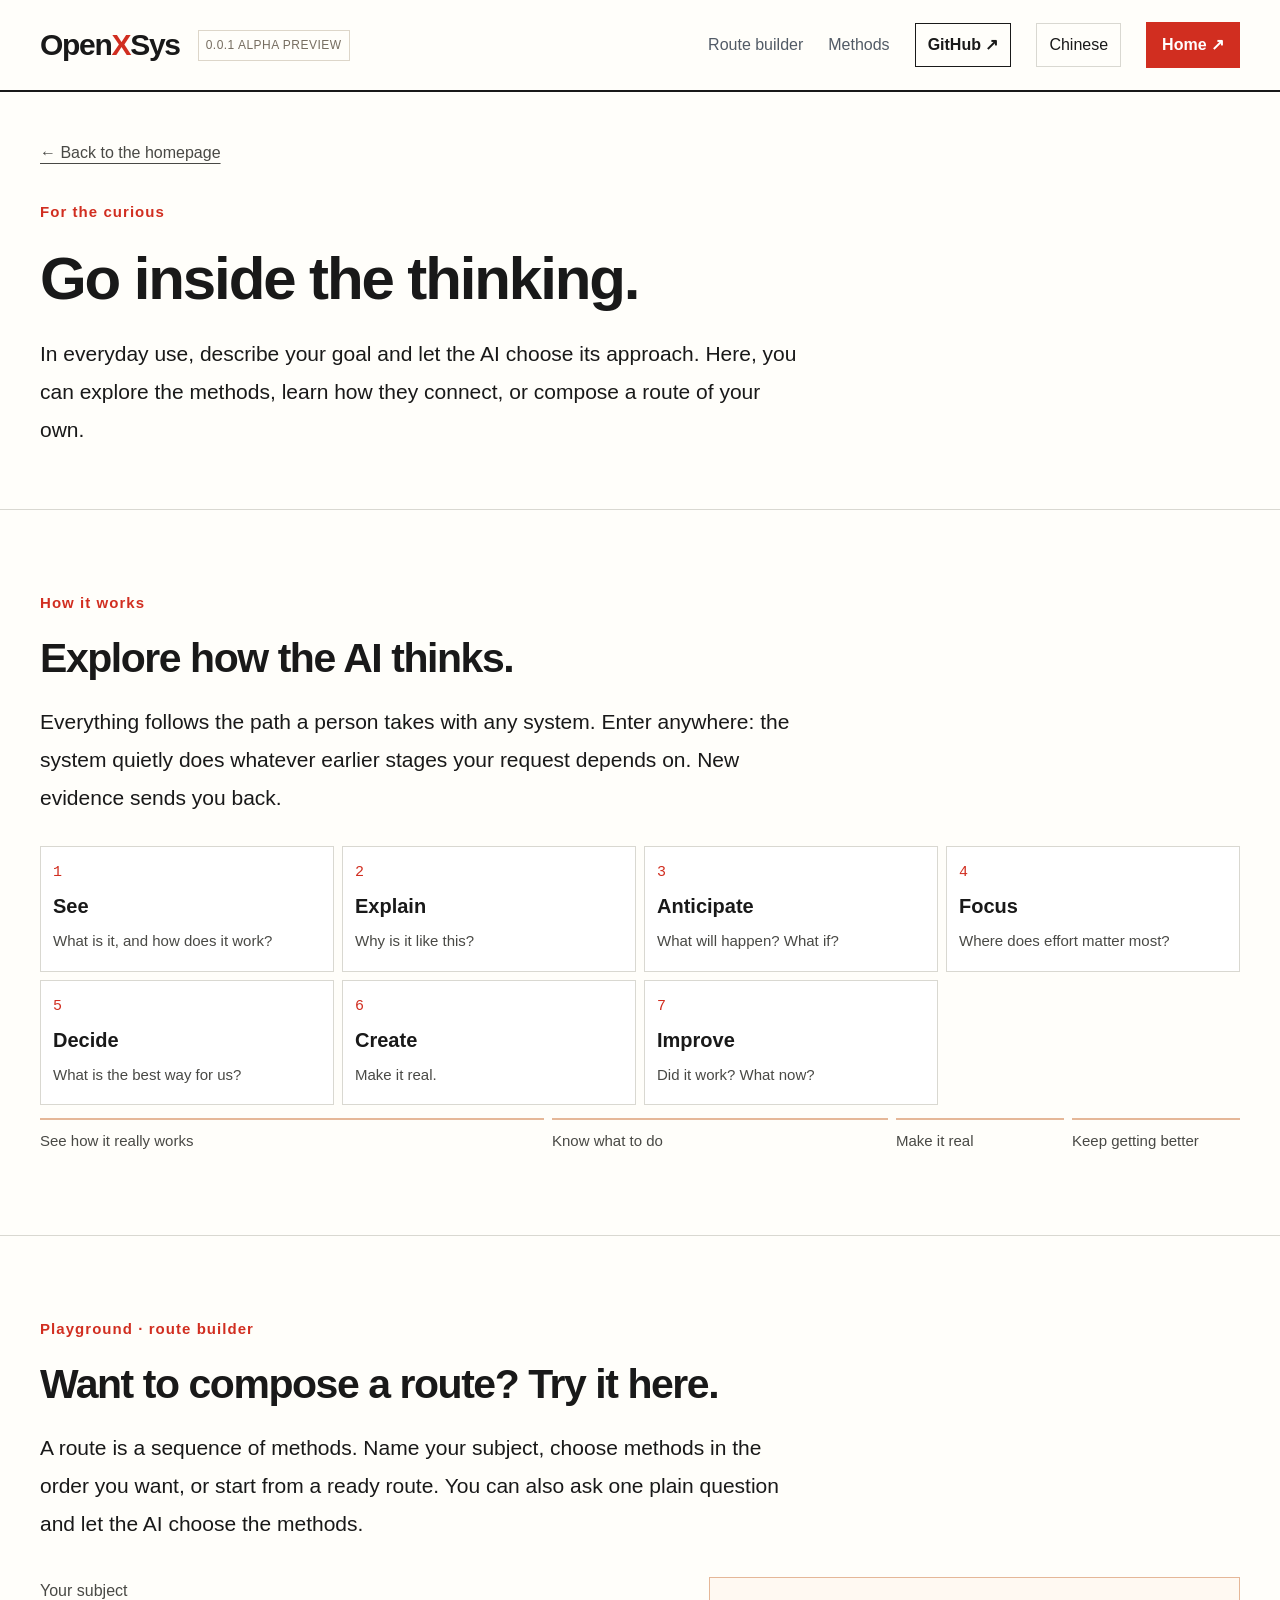
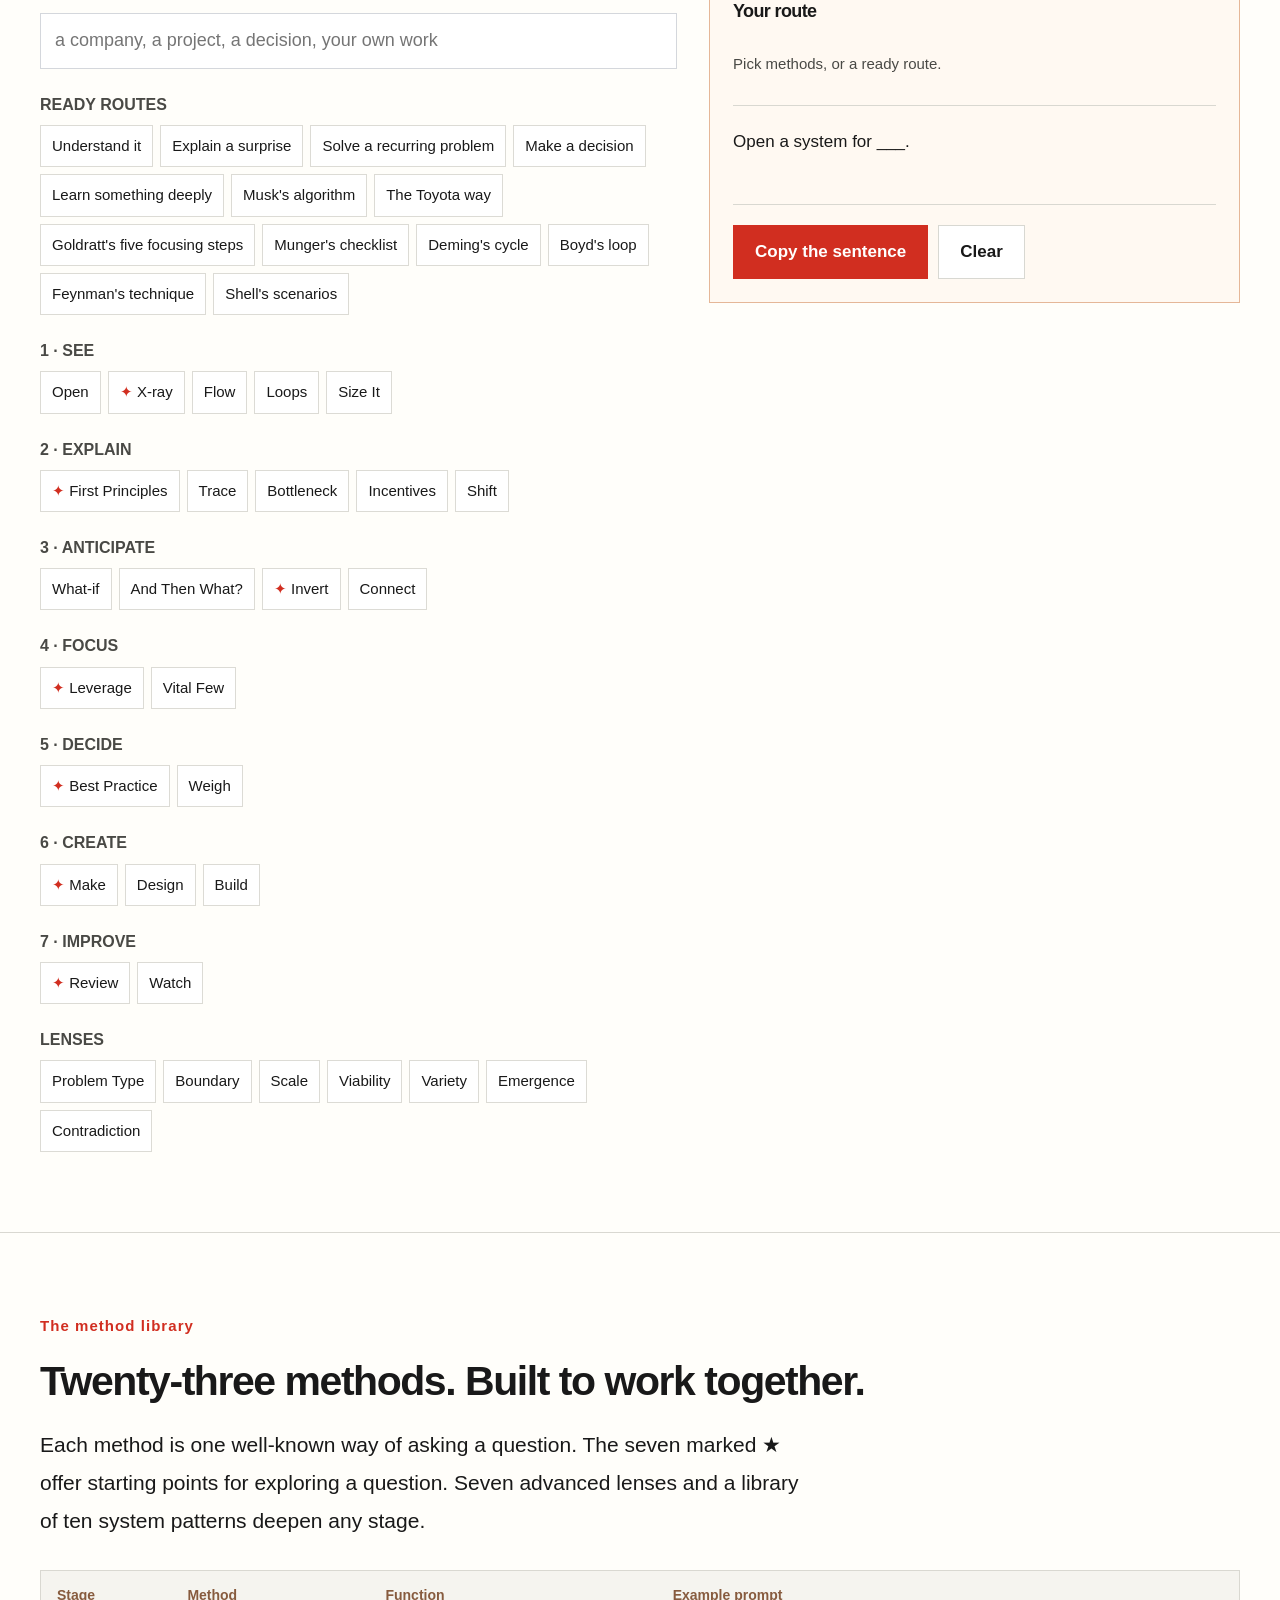
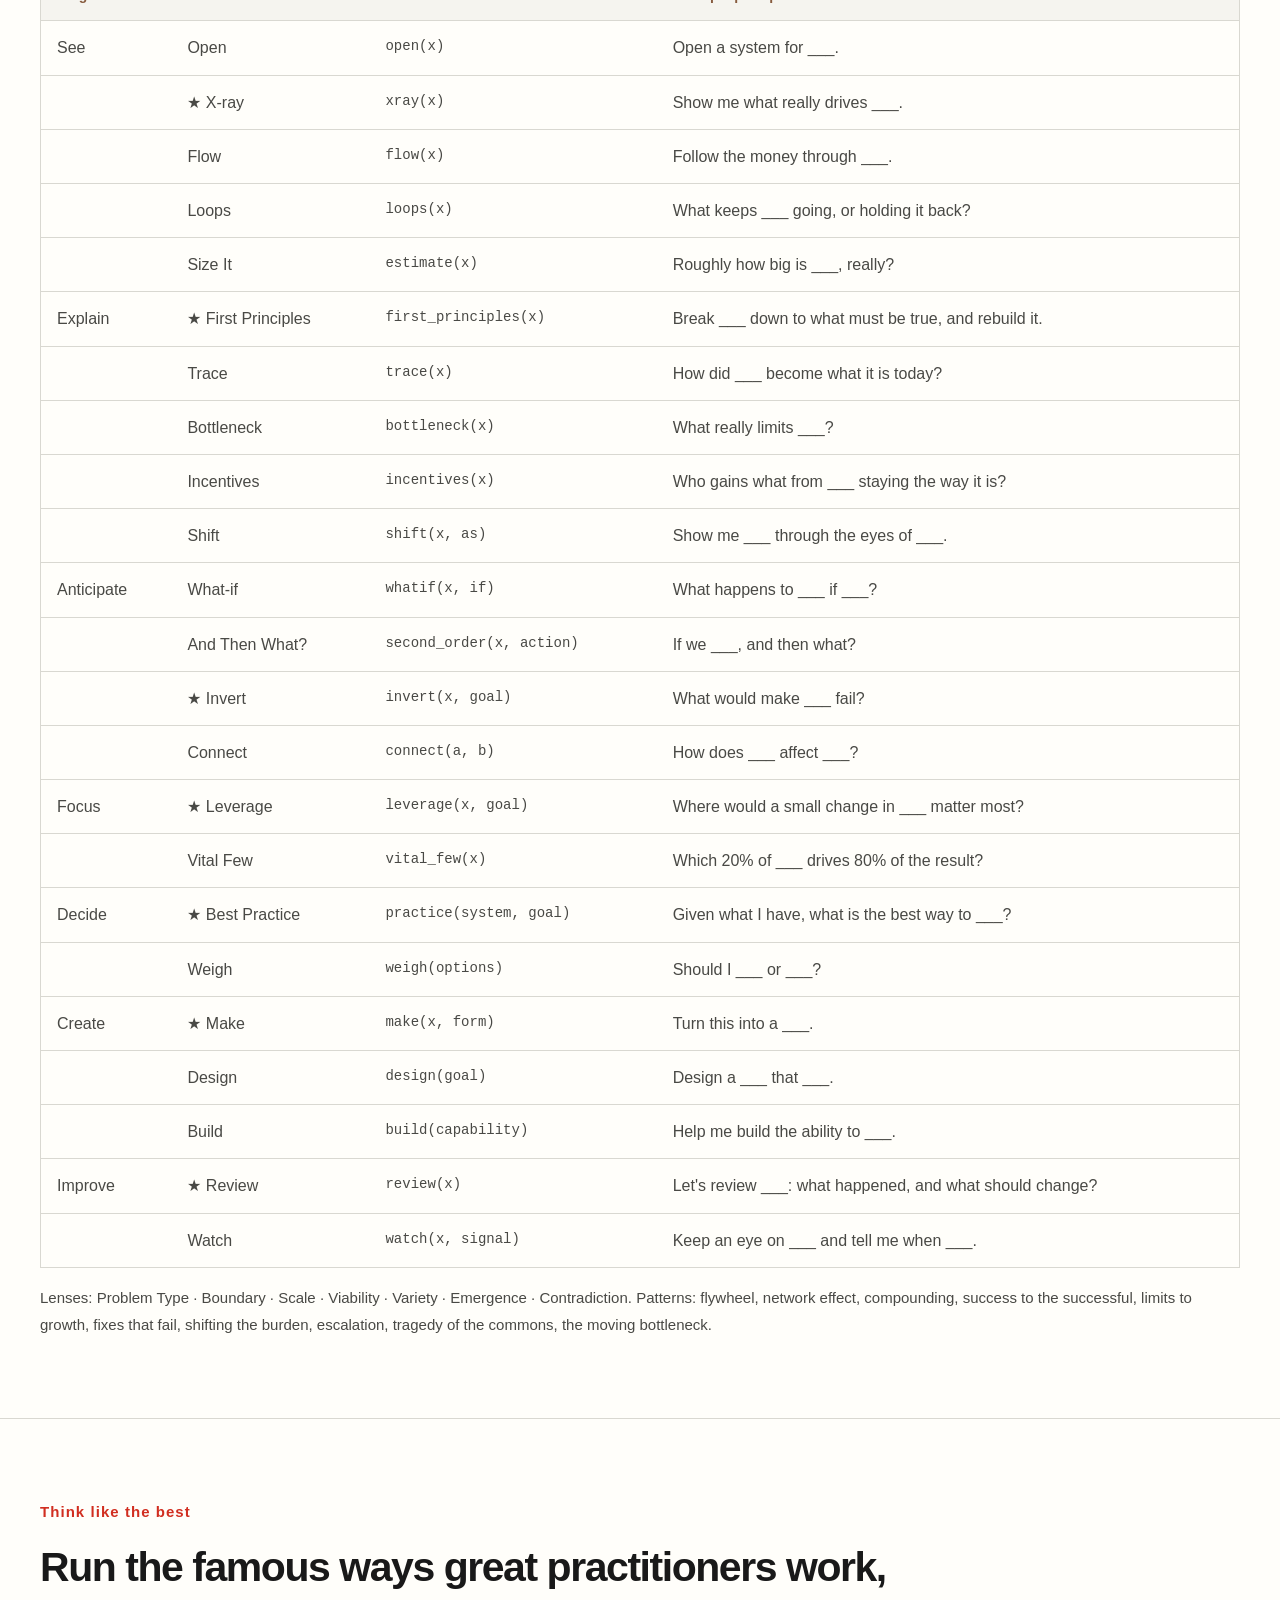
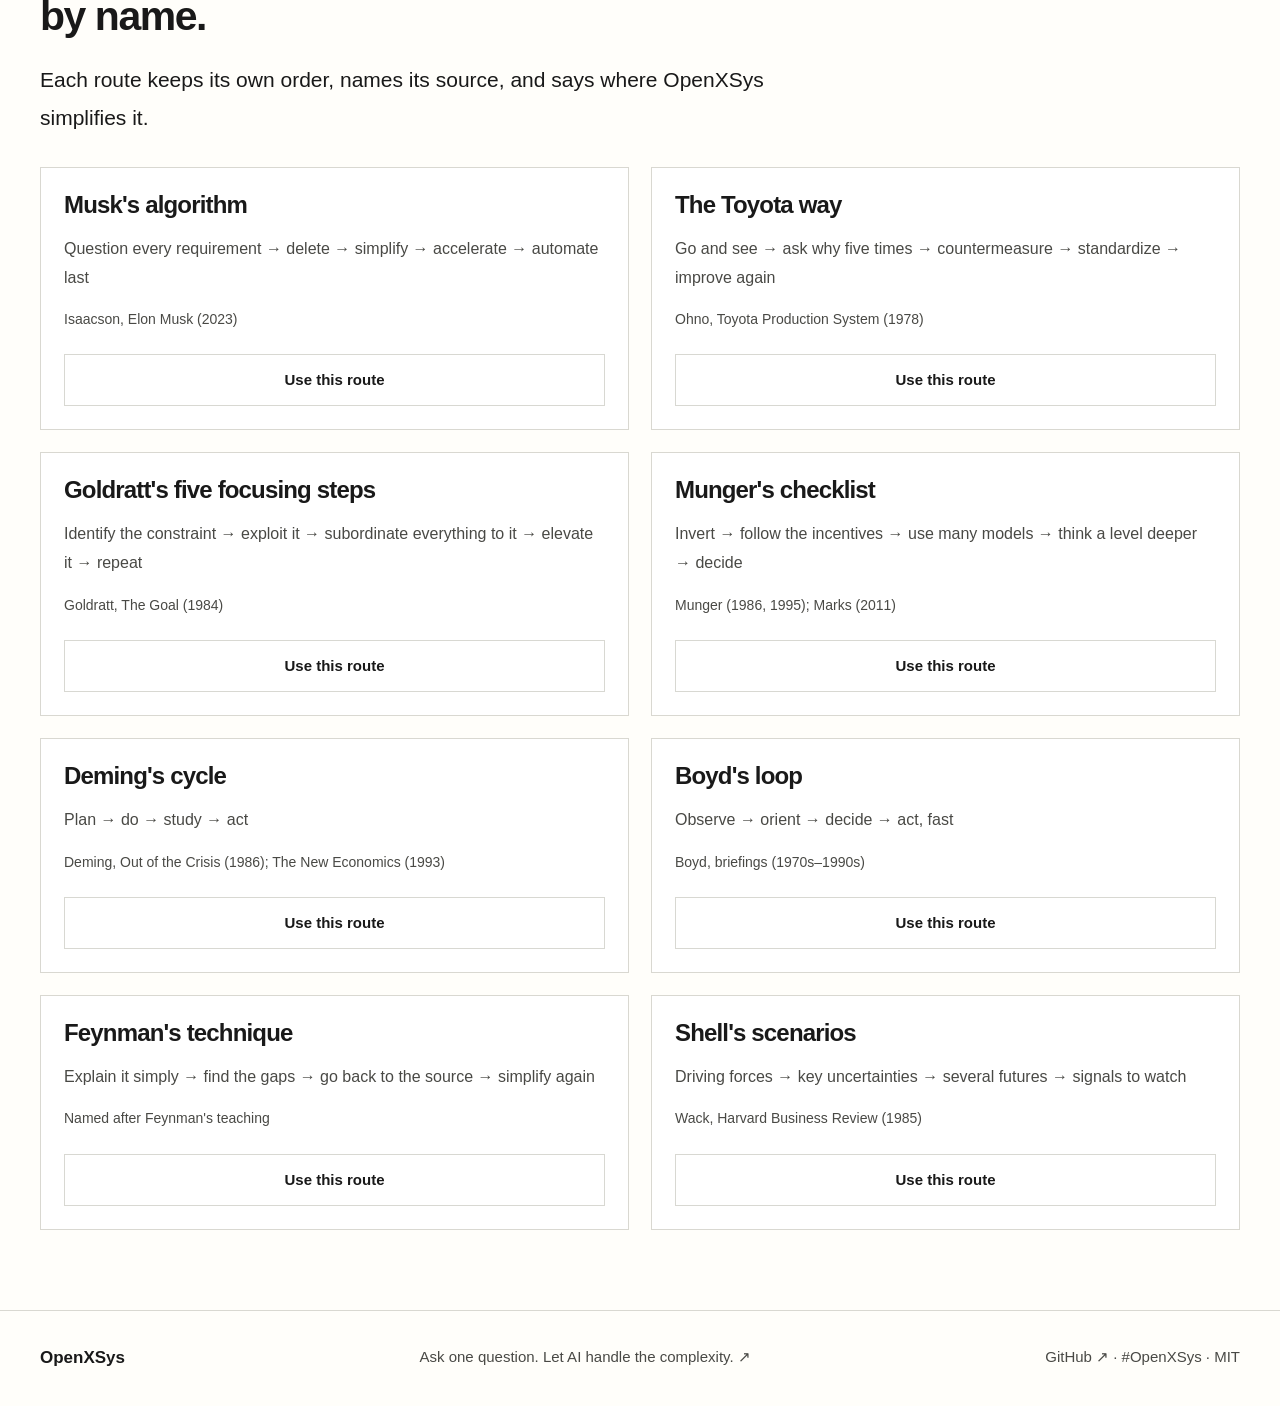
<file: site/explore.html>
<!doctype html>
<html lang="en" data-lang="en"><head><meta charset="utf-8"><meta name="viewport" content="width=device-width, initial-scale=1"><title>Explore the thinking · OpenXSys</title><meta name="description" content="Explore the systems thinking behind OpenXSys. Discover methods and compose routes for your own questions."><link rel="stylesheet" href="site.css"></head><body>
<header class="wrap top"><a class="mark" data-home href="index.html">Open<span>X</span>Sys</a><span class="ver">0.0.1 ALPHA PREVIEW</span><nav aria-label="Main navigation"><a href="#build"><span data-l="en">Route builder</span><span data-l="zh">路线构建器</span></a><a href="#methods"><span data-l="en">Methods</span><span data-l="zh">方法库</span></a><a class="github-link" href="https://github.com/gengshupeng/open-x-sys" target="_blank" rel="noopener noreferrer" aria-label="OpenXSys on GitHub">GitHub ↗</a><button class="lang" id="lang" type="button" aria-label="Switch language">Chinese</button><a class="nav-cta" data-home href="index.html"><span data-l="en">Home ↗</span><span data-l="zh">首页 ↗</span></a></nav></header>
<main id="top"><div class="wrap explore-intro"><a class="back" data-home href="index.html"><span data-l="en">← Back to the homepage</span><span data-l="zh">← 返回首页</span></a><p class="eyebrow"><span data-l="en">For the curious</span><span data-l="zh">留给想深入了解的你</span></p><h1><span data-l="en">Go inside the thinking.</span><span data-l="zh">走进系统思维的内部。</span></h1><p class="lede"><span data-l="en">In everyday use, describe your goal and let the AI choose its approach. Here, you can explore the methods, learn how they connect, or compose a route of your own.</span><span data-l="zh">平时使用，说出目标，让 AI 自己选择思考方式。这里供你进一步了解方法之间的联系、学习思考过程，也可以亲自组合一条路线。</span></p></div>
<section id="journey"><div class="wrap">
  <p class="eyebrow"><span data-l="en">How it works</span><span data-l="zh">它怎样工作</span></p>
  <h2><span data-l="en">Explore how the AI thinks.</span><span data-l="zh">看看 AI 怎样展开思考。</span></h2>
  <p class="lede"><span data-l="en">Everything follows the path a person takes with any system. Enter anywhere: the system quietly does whatever earlier stages your request depends on. New evidence sends you back.</span><span data-l="zh">一切都沿着一个人面对任何系统都会走的路展开。从哪里进入都行：系统会悄悄补上你的请求所依赖的前面阶段。新的证据会把你带回前面。</span></p>
  <div class="stages" id="stages"></div>
  <div class="phases">
    <div><span data-l="en">See how it really works</span><span data-l="zh">看得透</span></div>
    <div><span data-l="en">Know what to do</span><span data-l="zh">想得清</span></div>
    <div><span data-l="en">Make it real</span><span data-l="zh">做得成</span></div>
    <div><span data-l="en">Keep getting better</span><span data-l="zh">越用越强</span></div>
  </div>
</div></section>

<section id="build"><div class="wrap">
  <p class="eyebrow"><span data-l="en">Playground · route builder</span><span data-l="zh">试验场 · 路线构建器</span></p>
  <h2><span data-l="en">Want to compose a route? Try it here.</span><span data-l="zh">想亲自组合方法？在这里试一试。</span></h2>
  <p class="lede"><span data-l="en">A route is a sequence of methods. Name your subject, choose methods in the order you want, or start from a ready route. You can also ask one plain question and let the AI choose the methods.</span><span data-l="zh">路线是一串方法。写下你的对象，按问题选择并组合方法，或者从一条现成的路线开始。你也可以只说自己的问题，让 AI 自主选择方法。</span></p>
  <div class="builder">
    <div>
      <div class="field">
        <label for="subject"><span data-l="en">Your subject</span><span data-l="zh">你的对象</span></label>
        <input id="subject" type="text" autocomplete="off" spellcheck="false">
      </div>
      <div class="group"><h3><span data-l="en">READY ROUTES</span><span data-l="zh">现成的路线</span></h3><div class="chips" id="presets"></div></div>
      <div id="groups"></div>
    </div>
    <div class="out card" aria-live="polite">
      <h3><span data-l="en">Your route</span><span data-l="zh">你的路线</span></h3>
      <div class="strip" id="strip"></div>
      <p class="note" id="hint"></p>
      <p class="result" id="result"></p>
      <div class="row">
        <button class="btn" id="copy" type="button"><span data-l="en">Copy the sentence</span><span data-l="zh">复制这句话</span></button>
        <button class="btn ghost" id="clear" type="button"><span data-l="en">Clear</span><span data-l="zh">清空</span></button>
      </div>
    </div>
  </div>
</div></section>

<section id="methods"><div class="wrap">
  <p class="eyebrow"><span data-l="en">The method library</span><span data-l="zh">方法库</span></p>
  <h2><span data-l="en">Twenty-three methods. Built to work together.</span><span data-l="zh">二十三种思考方法，按问题组合。</span></h2>
  <p class="lede"><span data-l="en">Each method is one well-known way of asking a question. The seven marked ★ offer starting points for exploring a question. Seven advanced lenses and a library of ten system patterns deepen any stage.</span><span data-l="zh">每个方法，都是提出一个问题的一种广为人知的方式。标 ★ 的七个适合从感兴趣的问题开始探索。七个进阶视角和一个包含十个模式的系统模式库，可以加深任何阶段。</span></p>
  <div class="tablewrap"><table id="mtable"></table></div>
  <p class="note" style="margin-top:1rem" id="lenses"></p>
</div></section>

<section id="masters"><div class="wrap">
  <p class="eyebrow"><span data-l="en">Think like the best</span><span data-l="zh">像高手一样思考</span></p>
  <h2><span data-l="en">Run the famous ways great practitioners work, by name.</span><span data-l="zh">按名字，运行顶尖实践者著名的做法。</span></h2>
  <p class="lede"><span data-l="en">Each route keeps its own order, names its source, and says where OpenXSys simplifies it.</span><span data-l="zh">每条路线保持它自己的顺序，写明来源，并说明 OpenXSys 在哪里做了简化。</span></p>
  <div class="grid" id="mgrid"></div>
</div></section>
</main><footer><div class="wrap"><b>OpenXSys</b><a data-home href="index.html"><span data-l="en">Ask one question. Let AI handle the complexity. ↗</span><span data-l="zh">只需问一句，让 AI 承担复杂性。↗</span></a><span><a href="https://github.com/gengshupeng/open-x-sys" target="_blank" rel="noopener noreferrer">GitHub ↗</a> · #OpenXSys · MIT</span></div></footer>
<script>
(function () {
  "use strict";
  var STAGES = [
    { en: "See", zh: "看懂", qe: "What is it, and how does it work?", qz: "它是什么？怎么运转的？", m: [
      { id: "open", f: "open(x)", en: "Open", zh: "开启", pe: "Open a system for ___.", pz: "给 ___ 开启一个系统。" },
      { id: "xray", f: "xray(x)", en: "X-ray", zh: "透视", pe: "Show me what really drives ___.", pz: "帮我看透 ___ 背后真正起作用的结构。", star: 1 },
      { id: "flow", f: "flow(x)", en: "Flow", zh: "流动", pe: "Follow the money through ___.", pz: "跟着钱走一遍 ___。" },
      { id: "loops", f: "loops(x)", en: "Loops", zh: "回路", pe: "What keeps ___ going, or holding it back?", pz: "是什么让 ___ 一直这样运转，或者一直卡住？" },
      { id: "estimate", f: "estimate(x)", en: "Size It", zh: "估算", pe: "Roughly how big is ___, really?", pz: "___ 大概有多大？" } ] },
    { en: "Explain", zh: "解释", qe: "Why is it like this?", qz: "它为什么会这样？", m: [
      { id: "first_principles", f: "first_principles(x)", en: "First Principles", zh: "第一性原理", pe: "Break ___ down to what must be true, and rebuild it.", pz: "把 ___ 拆到一定成立的东西，再重新构建。", star: 1 },
      { id: "trace", f: "trace(x)", en: "Trace", zh: "溯源", pe: "How did ___ become what it is today?", pz: "___ 是怎么一步步变成今天这样的？" },
      { id: "bottleneck", f: "bottleneck(x)", en: "Bottleneck", zh: "瓶颈", pe: "What really limits ___?", pz: "真正限制 ___ 的是什么？" },
      { id: "incentives", f: "incentives(x)", en: "Incentives", zh: "激励", pe: "Who gains what from ___ staying the way it is?", pz: "谁能从 ___ 保持现状中得到什么？" },
      { id: "shift", f: "shift(x, as)", en: "Shift", zh: "换视角", pe: "Show me ___ through the eyes of ___.", pz: "站在 ___ 的位置看 ___。" } ] },
    { en: "Anticipate", zh: "预见", qe: "What will happen? What if?", qz: "接下来会怎样？如果……呢？", m: [
      { id: "whatif", f: "whatif(x, if)", en: "What-if", zh: "推演", pe: "What happens to ___ if ___?", pz: "如果 ___，___ 会怎样？" },
      { id: "second_order", f: "second_order(x, action)", en: "And Then What?", zh: "二阶思考", pe: "If we ___, and then what?", pz: "如果我们 ___，然后呢？" },
      { id: "invert", f: "invert(x, goal)", en: "Invert", zh: "反过来想", pe: "What would make ___ fail?", pz: "什么会让 ___ 失败？", star: 1 },
      { id: "connect", f: "connect(a, b)", en: "Connect", zh: "连接", pe: "How does ___ affect ___?", pz: "___ 会怎样影响 ___？" } ] },
    { en: "Focus", zh: "找准", qe: "Where does effort matter most?", qz: "在哪里用力最有效？", m: [
      { id: "leverage", f: "leverage(x, goal)", en: "Leverage", zh: "杠杆", pe: "Where would a small change in ___ matter most?", pz: "在 ___ 里，哪个小改变最重要？", star: 1 },
      { id: "vital_few", f: "vital_few(x)", en: "Vital Few", zh: "关键少数", pe: "Which 20% of ___ drives 80% of the result?", pz: "___ 里哪 20% 决定了 80% 的结果？" } ] },
    { en: "Decide", zh: "选择", qe: "What is the best way for us?", qz: "对我们来说，最好的做法是什么？", m: [
      { id: "practice", f: "practice(system, goal)", en: "Best Practice", zh: "最佳实践", pe: "Given what I have, what is the best way to ___?", pz: "以我现在的条件，___ 最好的做法是什么？", star: 1 },
      { id: "weigh", f: "weigh(options)", en: "Weigh", zh: "权衡", pe: "Should I ___ or ___?", pz: "我该 ___ 还是 ___？" } ] },
    { en: "Create", zh: "创造", qe: "Make it real.", qz: "把它做出来。", m: [
      { id: "make", f: "make(x, form)", en: "Make", zh: "做成作品", pe: "Turn this into a ___.", pz: "把它做成一个 ___。", star: 1 },
      { id: "design", f: "design(goal)", en: "Design", zh: "设计", pe: "Design a ___ that ___.", pz: "帮我设计一个能 ___ 的 ___。" },
      { id: "build", f: "build(capability)", en: "Build", zh: "搭建能力", pe: "Help me build the ability to ___.", pz: "帮我搭建做 ___ 的能力。" } ] },
    { en: "Improve", zh: "改进", qe: "Did it work? What now?", qz: "有效吗？接下来呢？", m: [
      { id: "review", f: "review(x)", en: "Review", zh: "复盘", pe: "Let's review ___: what happened, and what should change?", pz: "我们来复盘一下 ___：发生了什么，应该改什么？", star: 1 },
      { id: "watch", f: "watch(x, signal)", en: "Watch", zh: "盯住", pe: "Keep an eye on ___ and tell me when ___.", pz: "帮我盯着 ___，一旦 ___ 就告诉我。" } ] }
  ];
  var LENSES = [
    { id: "problem_type", en: "Problem Type", zh: "问题类型" }, { id: "bound", en: "Boundary", zh: "边界" },
    { id: "scale", en: "Scale", zh: "尺度" }, { id: "viable", en: "Viability", zh: "存续" },
    { id: "variety", en: "Variety", zh: "应变" }, { id: "emerge", en: "Emergence", zh: "涌现" },
    { id: "contradiction", en: "Contradiction", zh: "矛盾" }
  ];
  var PATTERNS = {
    en: "flywheel, network effect, compounding, success to the successful, limits to growth, fixes that fail, shifting the burden, escalation, tragedy of the commons, the moving bottleneck",
    zh: "飞轮、网络效应、复利、强者愈强、成长上限、饮鸩止渴、舍本逐末、恶性竞争、公地悲剧、移动的瓶颈"
  };
  var EVERYDAY = [
    { en: "Understand it", zh: "看懂它", r: ["open", "xray", "loops", "make"] },
    { en: "Explain a surprise", zh: "解释一个意外", r: ["xray", "trace", "incentives", "make"] },
    { en: "Solve a recurring problem", zh: "解决反复出现的问题", r: ["xray", "loops", "bottleneck", "leverage", "practice", "build", "review"] },
    { en: "Make a decision", zh: "做一个决定", r: ["shift", "whatif", "second_order", "invert", "weigh"] },
    { en: "Learn something deeply", zh: "深入学一样东西", r: ["open", "first_principles", "trace", "make"] }
  ];
  var MASTERS = [
    { en: "Musk's algorithm", zh: "马斯克五步法", se: "Question every requirement → delete → simplify → accelerate → automate last", sz: "质疑每一项要求 → 删除 → 简化 → 加速 → 最后才自动化", ye: "Run Musk's algorithm on ___.", yz: "用马斯克五步法过一遍 ___。", src: "Isaacson, Elon Musk (2023)" },
    { en: "The Toyota way", zh: "丰田之道", se: "Go and see → ask why five times → countermeasure → standardize → improve again", sz: "去现场看 → 问五个为什么 → 对策 → 标准化 → 再改善", ye: "Run the Toyota way on ___.", yz: "用丰田之道过一遍 ___。", src: "Ohno, Toyota Production System (1978)" },
    { en: "Goldratt's five focusing steps", zh: "高德拉特五步聚焦", se: "Identify the constraint → exploit it → subordinate everything to it → elevate it → repeat", sz: "找出约束 → 充分利用它 → 让一切服从它 → 提升它 → 重复", ye: "Run Goldratt's five focusing steps on ___.", yz: "用高德拉特五步聚焦过一遍 ___。", src: "Goldratt, The Goal (1984)" },
    { en: "Munger's checklist", zh: "芒格清单", se: "Invert → follow the incentives → use many models → think a level deeper → decide", sz: "反过来想 → 跟着激励走 → 用多个模型 → 多想一层 → 决定", ye: "Run Munger's checklist on ___.", yz: "用芒格清单过一遍 ___。", src: "Munger (1986, 1995); Marks (2011)" },
    { en: "Deming's cycle", zh: "戴明循环", se: "Plan → do → study → act", sz: "计划 → 执行 → 研究 → 处置", ye: "Run a Deming cycle on ___.", yz: "对 ___ 跑一轮戴明循环。", src: "Deming, Out of the Crisis (1986); The New Economics (1993)" },
    { en: "Boyd's loop", zh: "博伊德循环", se: "Observe → orient → decide → act, fast", sz: "观察 → 判断 → 决策 → 行动，要快", ye: "Run Boyd's loop on ___.", yz: "用博伊德循环过一遍 ___。", src: "Boyd, briefings (1970s–1990s)" },
    { en: "Feynman's technique", zh: "费曼学习法", se: "Explain it simply → find the gaps → go back to the source → simplify again", sz: "用简单的话讲出来 → 找到漏洞 → 回到源头 → 再简化", ye: "Use Feynman's technique to teach me ___.", yz: "用费曼学习法教会我 ___。", src: "Named after Feynman's teaching" },
    { en: "Shell's scenarios", zh: "壳牌情景规划", se: "Driving forces → key uncertainties → several futures → signals to watch", sz: "驱动力量 → 关键不确定性 → 几种未来 → 要盯住的信号", ye: "Run Shell-style scenarios on ___.", yz: "给 ___ 做一次壳牌式的情景规划。", src: "Wack, Harvard Business Review (1985)" }
  ];
  var SAY = [
    { en: "Open a system for ___.", zh: "给 ___ 开启一个系统。" },
    { en: "Break ___ down to first principles.", zh: "把 ___ 拆到第一性原理。" },
    { en: "Open a system for me.", zh: "给我自己开启一个系统。" }
  ];
  var T = {
    copy: { en: "copy", zh: "复制" }, copied: { en: "copied", zh: "已复制" },
    empty: { en: "Pick methods, or a ready route.", zh: "挑几个方法，或者选一条现成的路线。" },
    many: { en: "Let each step serve the question. Revisit earlier methods as evidence changes.", zh: "让每一步服务于当前问题；有新证据时，也可以回到前面调整。" },
    remove: { en: "Click a step to remove it.", zh: "点一下某一步，可以把它去掉。" },
    stage: { en: "Stage", zh: "阶段" }, method: { en: "Method", zh: "方法" }, fn: { en: "Function", zh: "函数" }, say: { en: "Example prompt", zh: "提示词示例" },
    lenses: { en: "Lenses", zh: "视角" }, patterns: { en: "Patterns", zh: "模式" }, ph: { en: "a company, a project, a decision, your own work", zh: "一家公司、一个项目、一个决定、你自己的工作" },
    use: { en: "Use this route", zh: "用这条路线" },
    install: { en: "Please install OpenXSys Skill from https://github.com/gengshupeng/open-x-sys\nUse the installation method for the AI tool you are running in, install the complete English edition, and check that it is available.\nTell me when it is ready. I will then ask my own question.", zh: "请从项目仓库 https://github.com/gengshupeng/open-x-sys 安装 OpenXSys Skill。\n请根据你当前所在的 AI 工具，安装完整中文版并完成可用性检查。\n安装完成后告诉我已经准备就绪，我会直接说出自己的问题。" }
  };
  var root = document.documentElement, lang = "en", route = [], master = null;
  var byId = {};
  STAGES.forEach(function (s) { s.m.forEach(function (m) { byId[m.id] = m; }); });
  LENSES.forEach(function (l) { byId[l.id] = l; });
  function $(id) { return document.getElementById(id); }
  function t(k) { return T[k][lang]; }
  function name(o) { return o[lang]; }
  function el(tag, cls, text) { var e = document.createElement(tag); if (cls) e.className = cls; if (text != null) e.textContent = text; return e; }
  function copyText(text, done) {
    function ok() { if (done) done(); }
    if (navigator.clipboard && navigator.clipboard.writeText) { navigator.clipboard.writeText(text).then(ok, fallback); } else { fallback(); }
    function fallback() {
      var ta = el("textarea"); ta.value = text; ta.setAttribute("readonly", ""); ta.style.position = "fixed"; ta.style.opacity = "0";
      document.body.appendChild(ta); ta.select();
      try { document.execCommand("copy"); ok(); } catch (e) { /* the sentence stays visible to select by hand */ }
      document.body.removeChild(ta);
    }
  }
  function subject() { var v = $("subject").value.trim(); return v || "___"; }
  function sentence() {
    var s = subject();
    if (master) { return (lang === "en" ? master.ye : master.yz).replace("___", s); }
    if (!route.length) { return (lang === "en" ? "Open a system for ___." : "给 ___ 开启一个系统。").replace("___", s); }
    var names = route.map(function (id) { return name(byId[id]); }).join(" → ");
    return lang === "en"
      ? "Open a system for " + s + ". Use this route: " + names + "."
      : "给 " + s + " 开启一个系统。按这条路线走：" + names + "。";
  }
  function renderOut() {
    var strip = $("strip"); strip.textContent = "";
    if (master) {
      strip.appendChild(el("span", "step", name(master)));
      $("hint").textContent = lang === "en" ? master.se : master.sz;
    } else if (!route.length) {
      strip.appendChild(el("span", "note", t("empty")));
      $("hint").textContent = "";
    } else {
      route.forEach(function (id, i) {
        if (i) strip.appendChild(el("span", "arr", "→"));
        var b = el("button", "step", name(byId[id])); b.type = "button";
        b.addEventListener("click", function () { route.splice(i, 1); render(); });
        strip.appendChild(b);
      });
      $("hint").textContent = route.length > 5 ? t("many") : t("remove");
    }
    $("result").textContent = sentence();
  }
  function chip(o, star) {
    var b = el("button", "chip" + (star ? " star" : "") + (!master && route.indexOf(o.id) >= 0 ? " on" : ""), name(o)); b.type = "button";
    b.addEventListener("click", function () {
      master = null; var i = route.indexOf(o.id);
      if (i >= 0) route.splice(i, 1); else route.push(o.id);
      render();
    });
    return b;
  }
  function renderGroups() {
    var g = $("groups"); g.textContent = "";
    STAGES.forEach(function (s, i) {
      var box = el("div", "group"); box.appendChild(el("h3", null, (i + 1) + " · " + name(s).toUpperCase()));
      var c = el("div", "chips"); s.m.forEach(function (m) { c.appendChild(chip(m, m.star)); }); box.appendChild(c); g.appendChild(box);
    });
    var lb = el("div", "group"); lb.appendChild(el("h3", null, t("lenses").toUpperCase()));
    var lc = el("div", "chips"); LENSES.forEach(function (l) { lc.appendChild(chip(l, 0)); }); lb.appendChild(lc); g.appendChild(lb);
    var p = $("presets"); p.textContent = "";
    EVERYDAY.forEach(function (r) {
      var b = el("button", "chip", name(r)); b.type = "button";
      b.addEventListener("click", function () { master = null; route = r.r.slice(); render(); }); p.appendChild(b);
    });
    MASTERS.forEach(function (m) {
      var b = el("button", "chip" + (master === m ? " on" : ""), name(m)); b.type = "button";
      b.addEventListener("click", function () { master = m; route = []; render(); }); p.appendChild(b);
    });
  }
  function renderStatic() {
    document.title = lang === "zh" ? "深入探索 · OpenXSys" : "Explore the thinking · OpenXSys";
    document.querySelectorAll("[data-home]").forEach(function(a){a.href="index.html?lang="+lang;});
    var st = $("stages"); st.textContent = "";
    STAGES.forEach(function (s, i) {
      var d = el("div", "stage"); d.appendChild(el("em", null, String(i + 1))); d.appendChild(el("b", null, name(s)));
      d.appendChild(el("span", null, lang === "en" ? s.qe : s.qz)); st.appendChild(d);
    });
    var tb = $("mtable"); tb.textContent = "";
    var hr = el("tr"); ["stage", "method", "fn", "say"].forEach(function (k) { hr.appendChild(el("th", null, t(k))); }); tb.appendChild(hr);
    STAGES.forEach(function (s) {
      s.m.forEach(function (m, j) {
        var tr = el("tr");
        tr.appendChild(el("td", "st", j ? "" : name(s)));
        tr.appendChild(el("td", null, (m.star ? "★ " : "") + name(m)));
        tr.appendChild(el("td", "fn", m.f));
        tr.appendChild(el("td", null, lang === "en" ? m.pe : m.pz));
        tb.appendChild(tr);
      });
    });
    $("lenses").textContent = t("lenses") + ": " + LENSES.map(name).join(lang === "en" ? " · " : " · ") + ".  " + t("patterns") + ": " + PATTERNS[lang] + (lang === "en" ? "." : "。");
    var mg = $("mgrid"); mg.textContent = "";
    MASTERS.forEach(function (m) {
      var c = el("div", "card route"); c.appendChild(el("h3", null, name(m)));
      c.appendChild(el("p", null, lang === "en" ? m.se : m.sz)); c.appendChild(el("p", "src", m.src));
      var b = el("button", "btn ghost", t("use")); b.type = "button";
      b.addEventListener("click", function () { master = m; route = []; render(); $("build").scrollIntoView(); });
      c.appendChild(b); mg.appendChild(c);
    });
    $("subject").placeholder = t("ph");
    $("lang").textContent = lang === "en" ? "Chinese" : "English";
  }
  function render() { renderGroups(); renderOut(); }
  function setLang(l) {
    lang = l; root.setAttribute("data-lang", l); root.setAttribute("lang", l === "zh" ? "zh-CN" : "en");
    try { localStorage.setItem("oxs-lang", l); } catch (e) { /* storage may be unavailable */ }
    renderStatic(); render();
  }
  $("lang").addEventListener("click", function () { setLang(lang === "en" ? "zh" : "en"); });
  $("subject").addEventListener("input", renderOut);
  $("clear").addEventListener("click", function () { route = []; master = null; render(); });
  $("copy").addEventListener("click", function () {
    var b = $("copy"), keep = b.innerHTML;
    copyText(sentence(), function () { b.textContent = t("copied"); setTimeout(function () { b.innerHTML = keep; }, 1400); });
  });
  function copyAction(button, value) {
    var keep=button.innerHTML;
    copyText(value,function(){button.textContent=t("copied");setTimeout(function(){button.innerHTML=keep;},1600);});
  }
  var saved = null;
  try { saved = localStorage.getItem("oxs-lang"); } catch (e) { saved = null; }
  var requested = new URLSearchParams(window.location.search).get("lang");
  if(requested==="zh-CN"){requested="zh";}
  var first = requested || saved || ((navigator.language || "").toLowerCase().indexOf("zh") === 0 ? "zh" : "en");
  setLang(first === "zh" ? "zh" : "en");
})();
</script>
<!-- Cloudflare Web Analytics -->
<script type="module" src="https://static.cloudflareinsights.com/beacon.min.js" data-cf-beacon='{"token":"eb957b97c14f4aaf98b0363c70bd6c4a"}'></script>
<!-- End Cloudflare Web Analytics -->
</body></html>
</file>
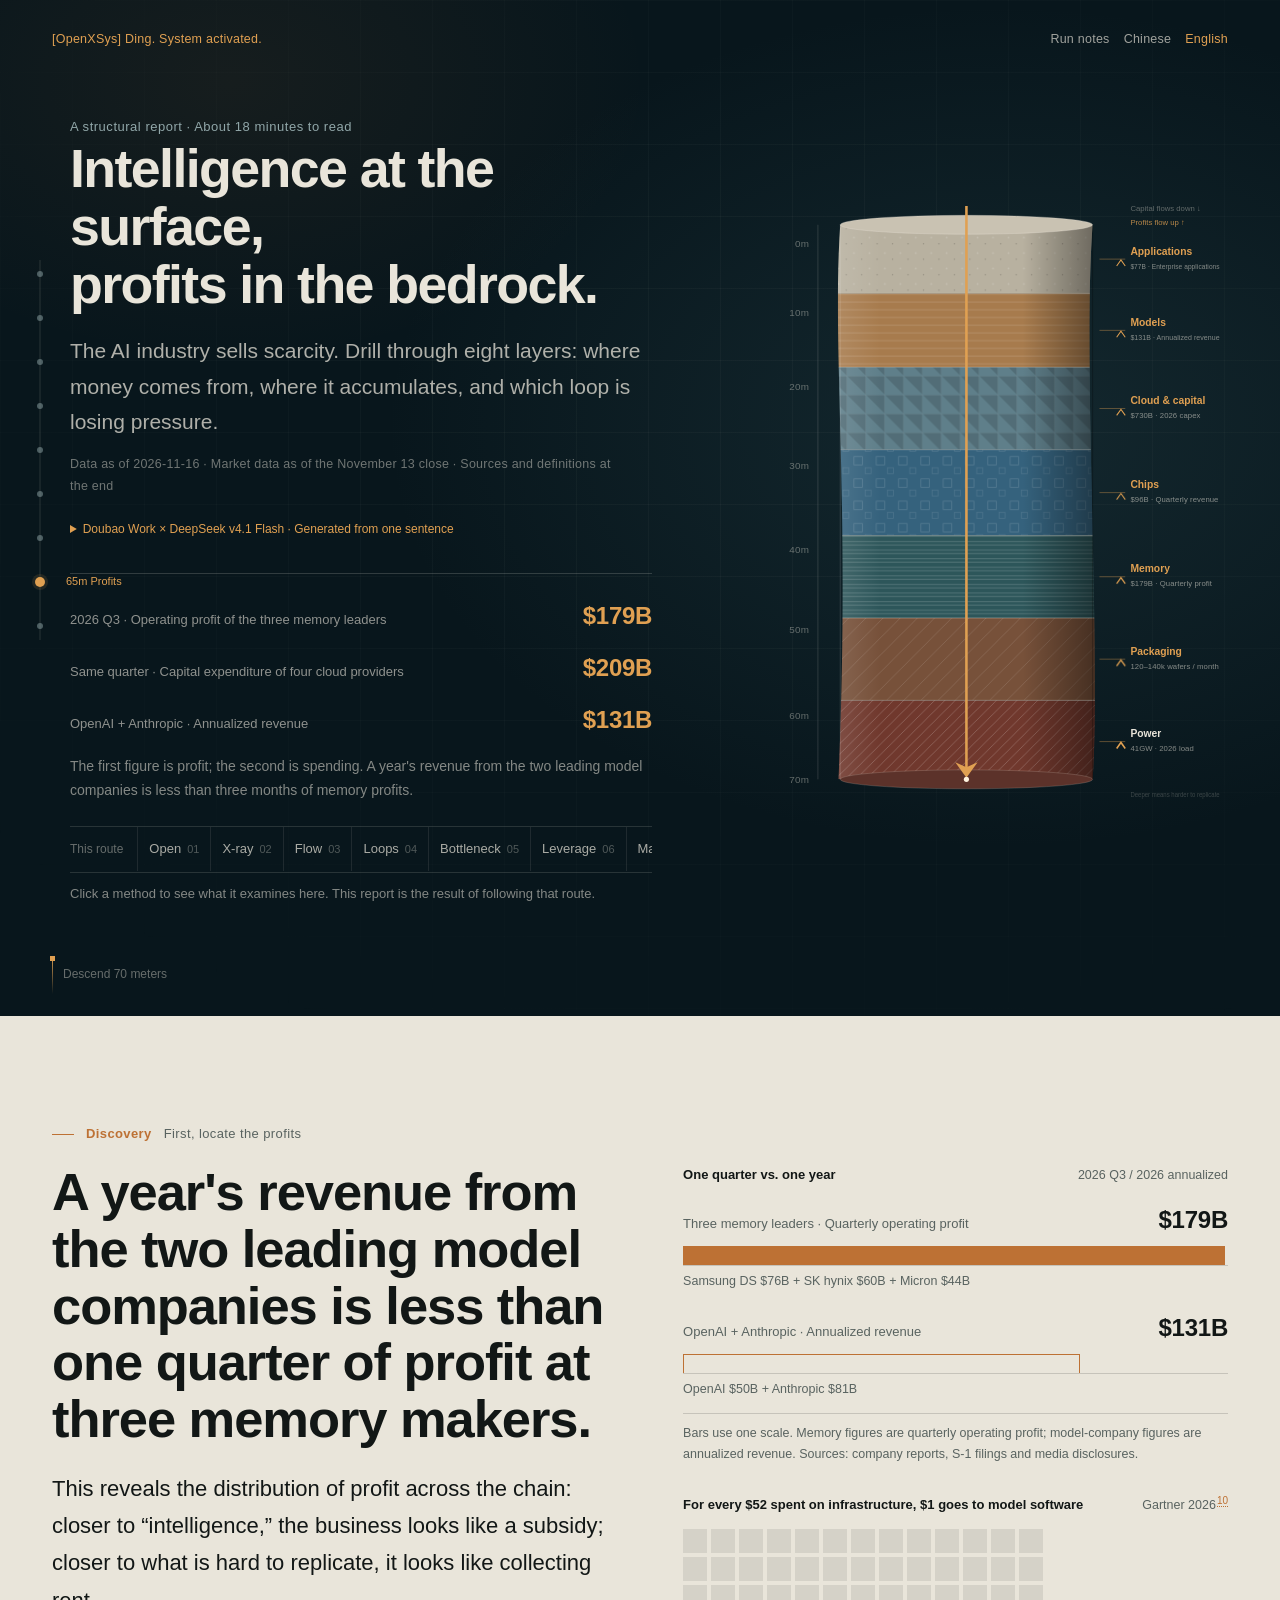
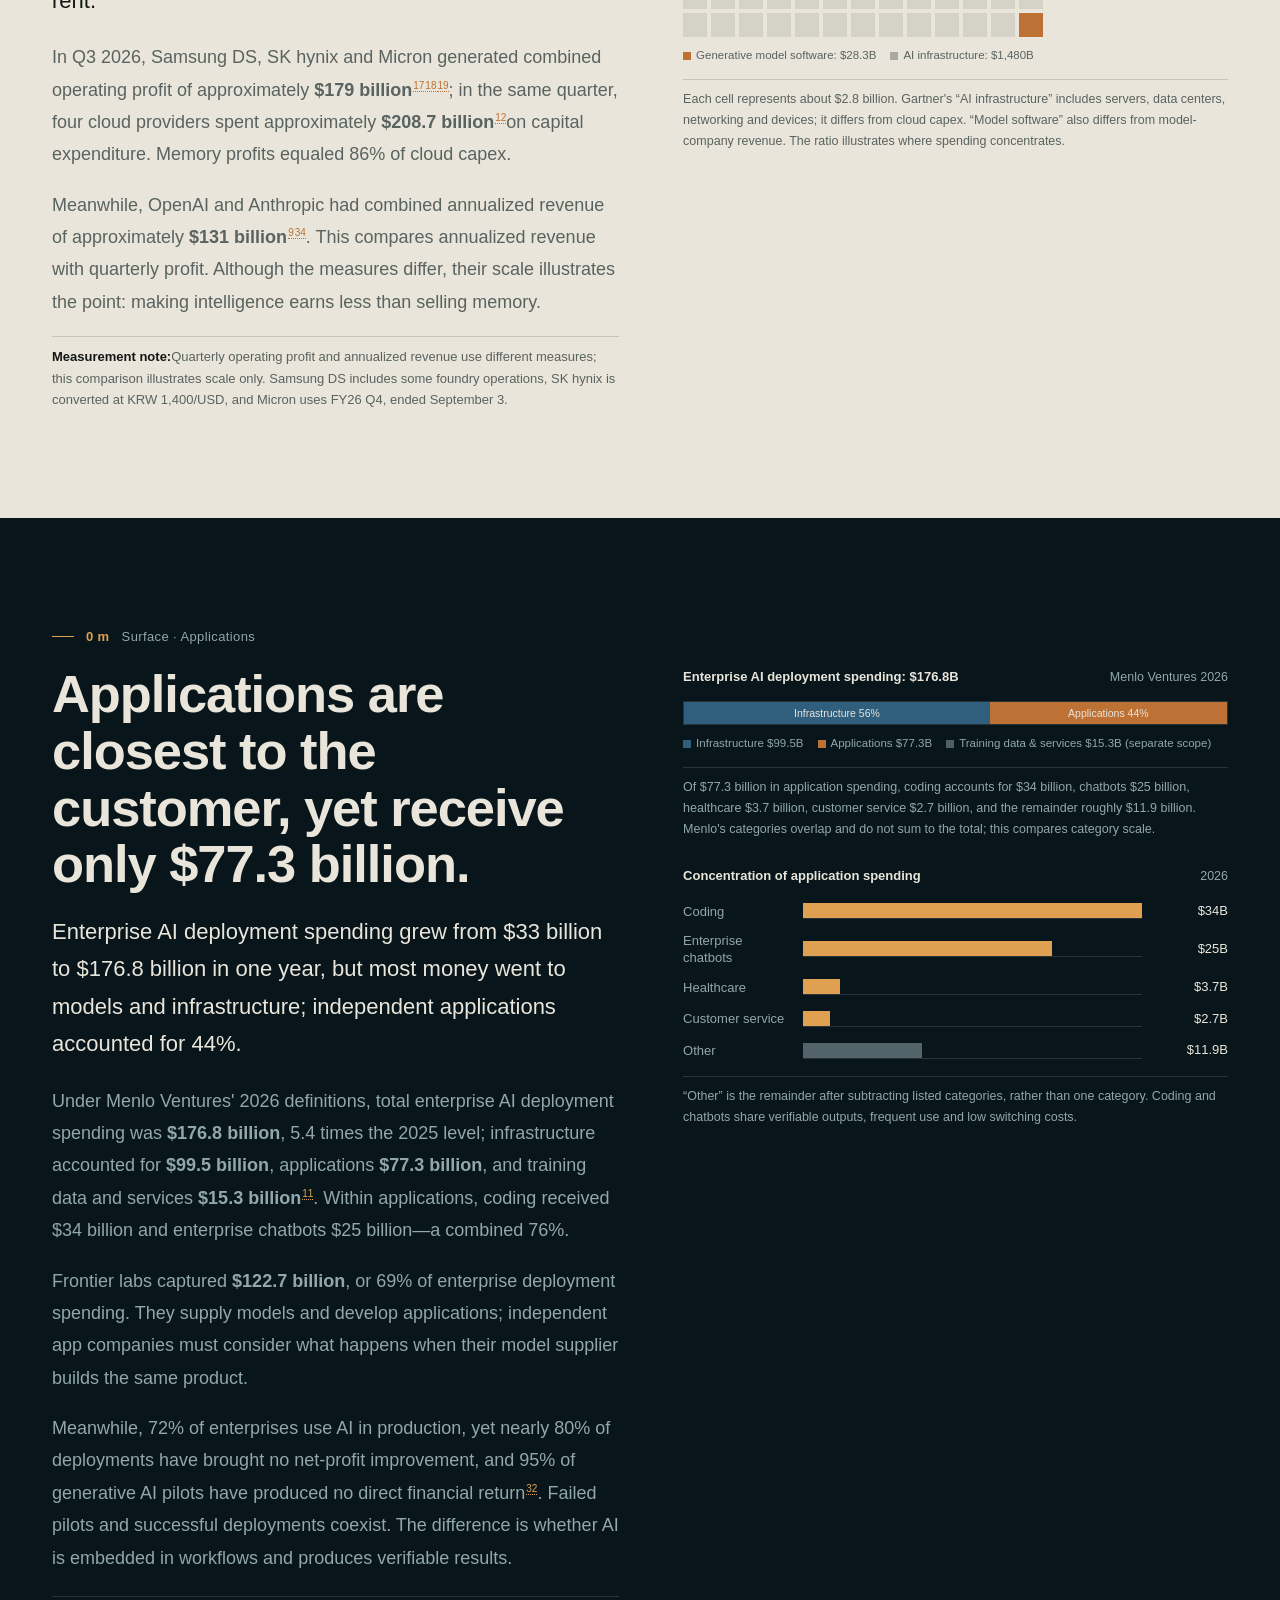
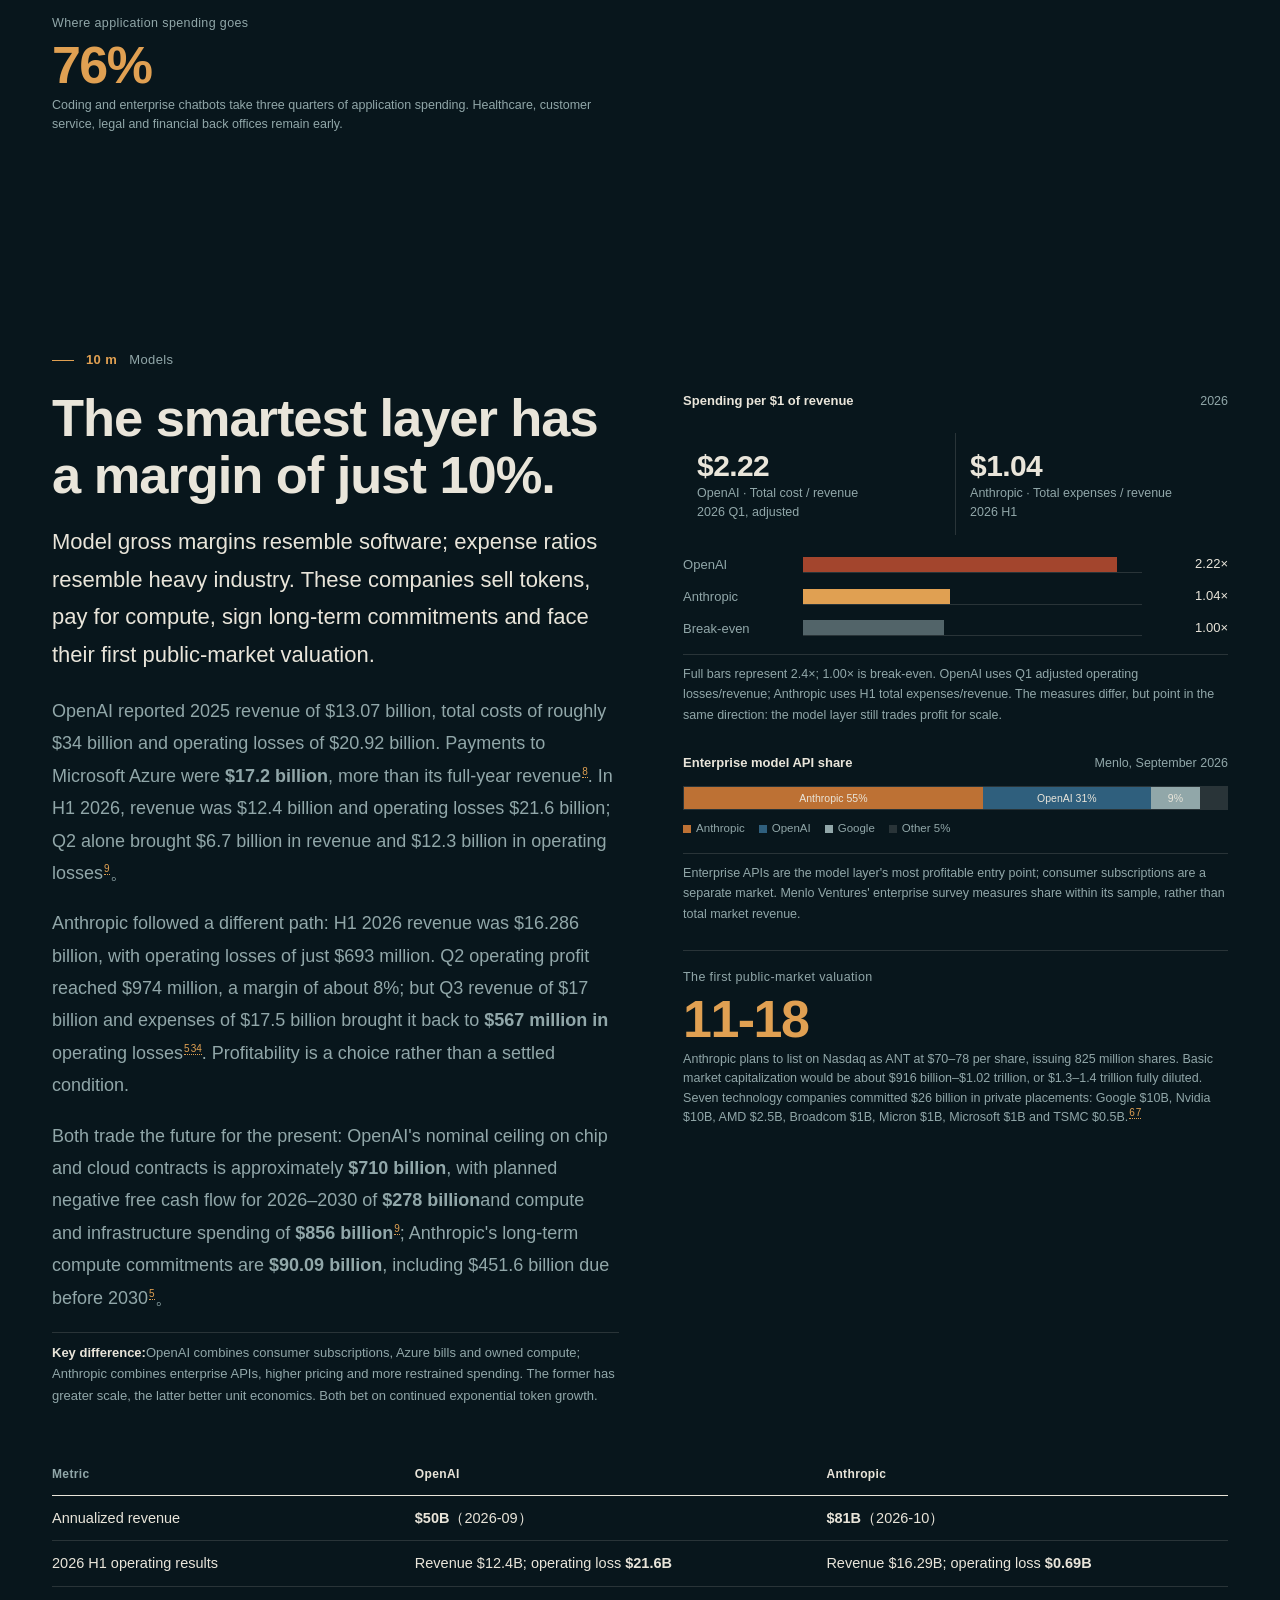
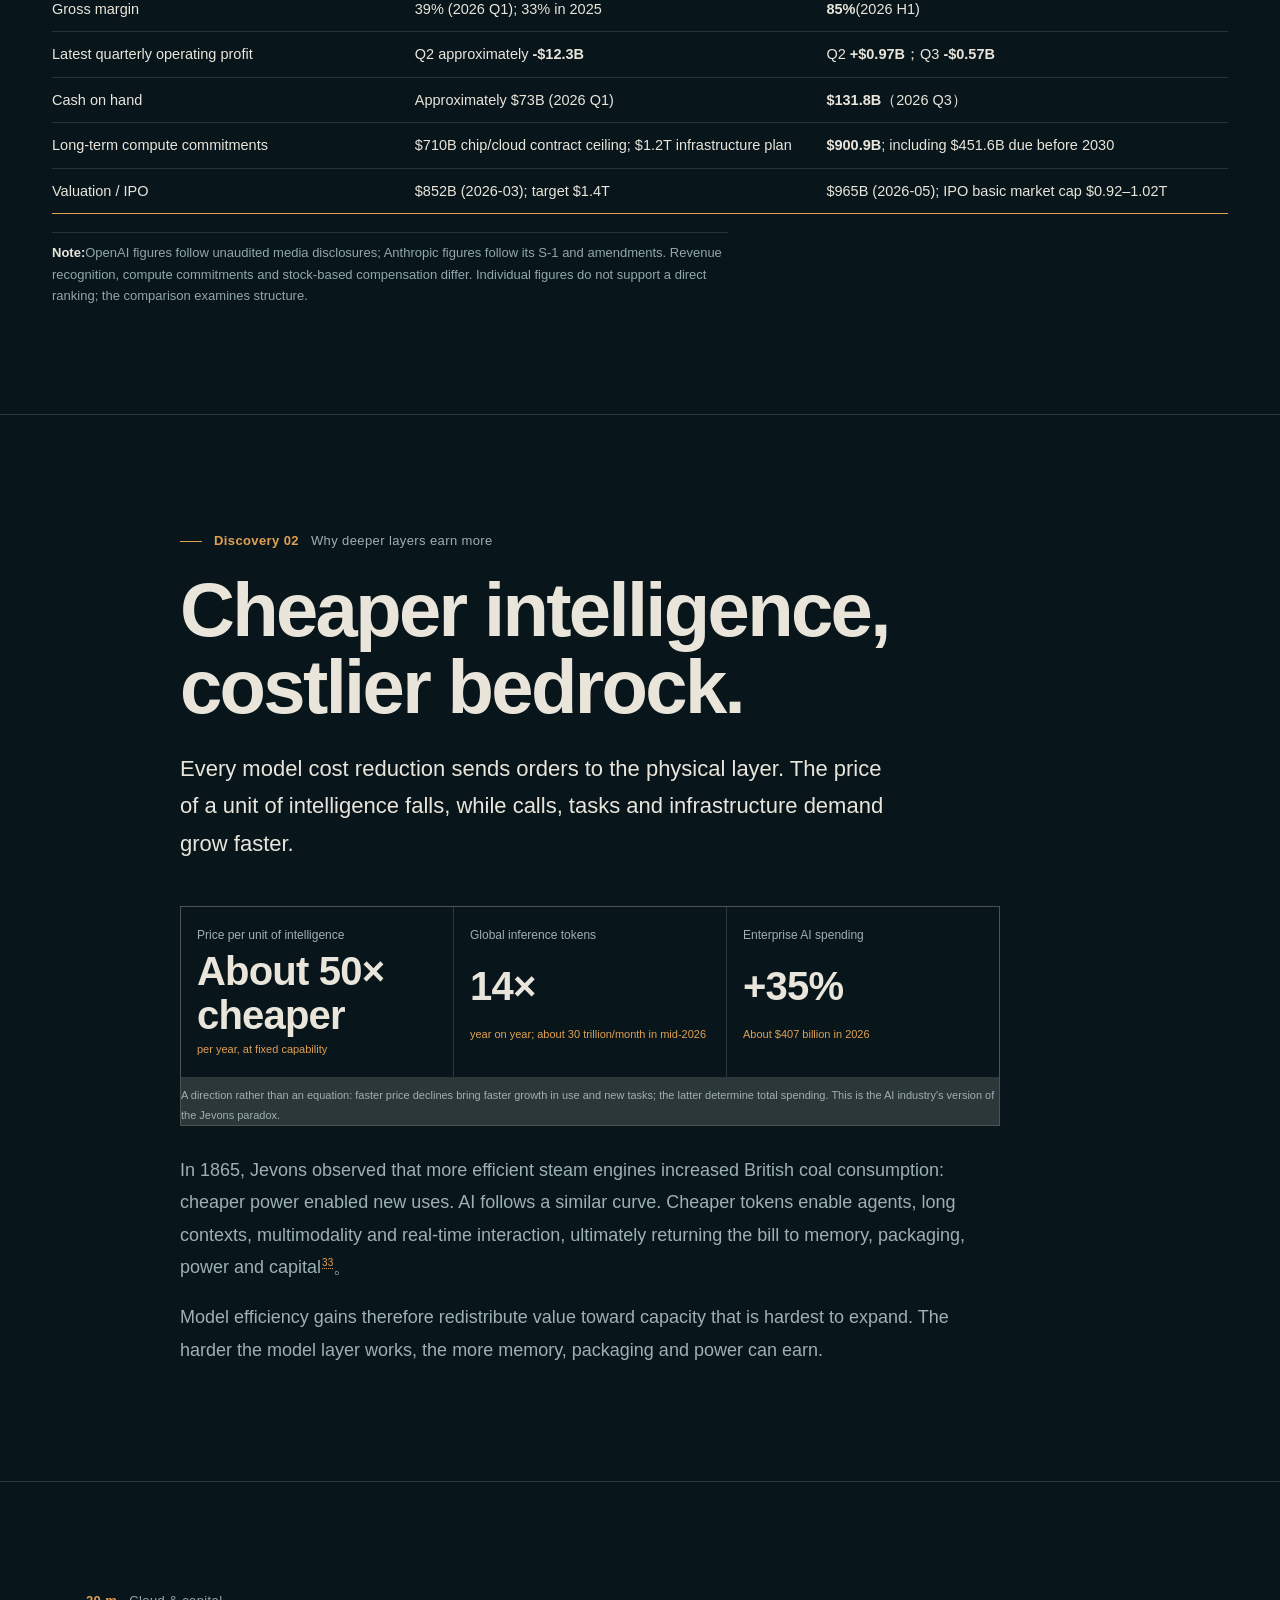
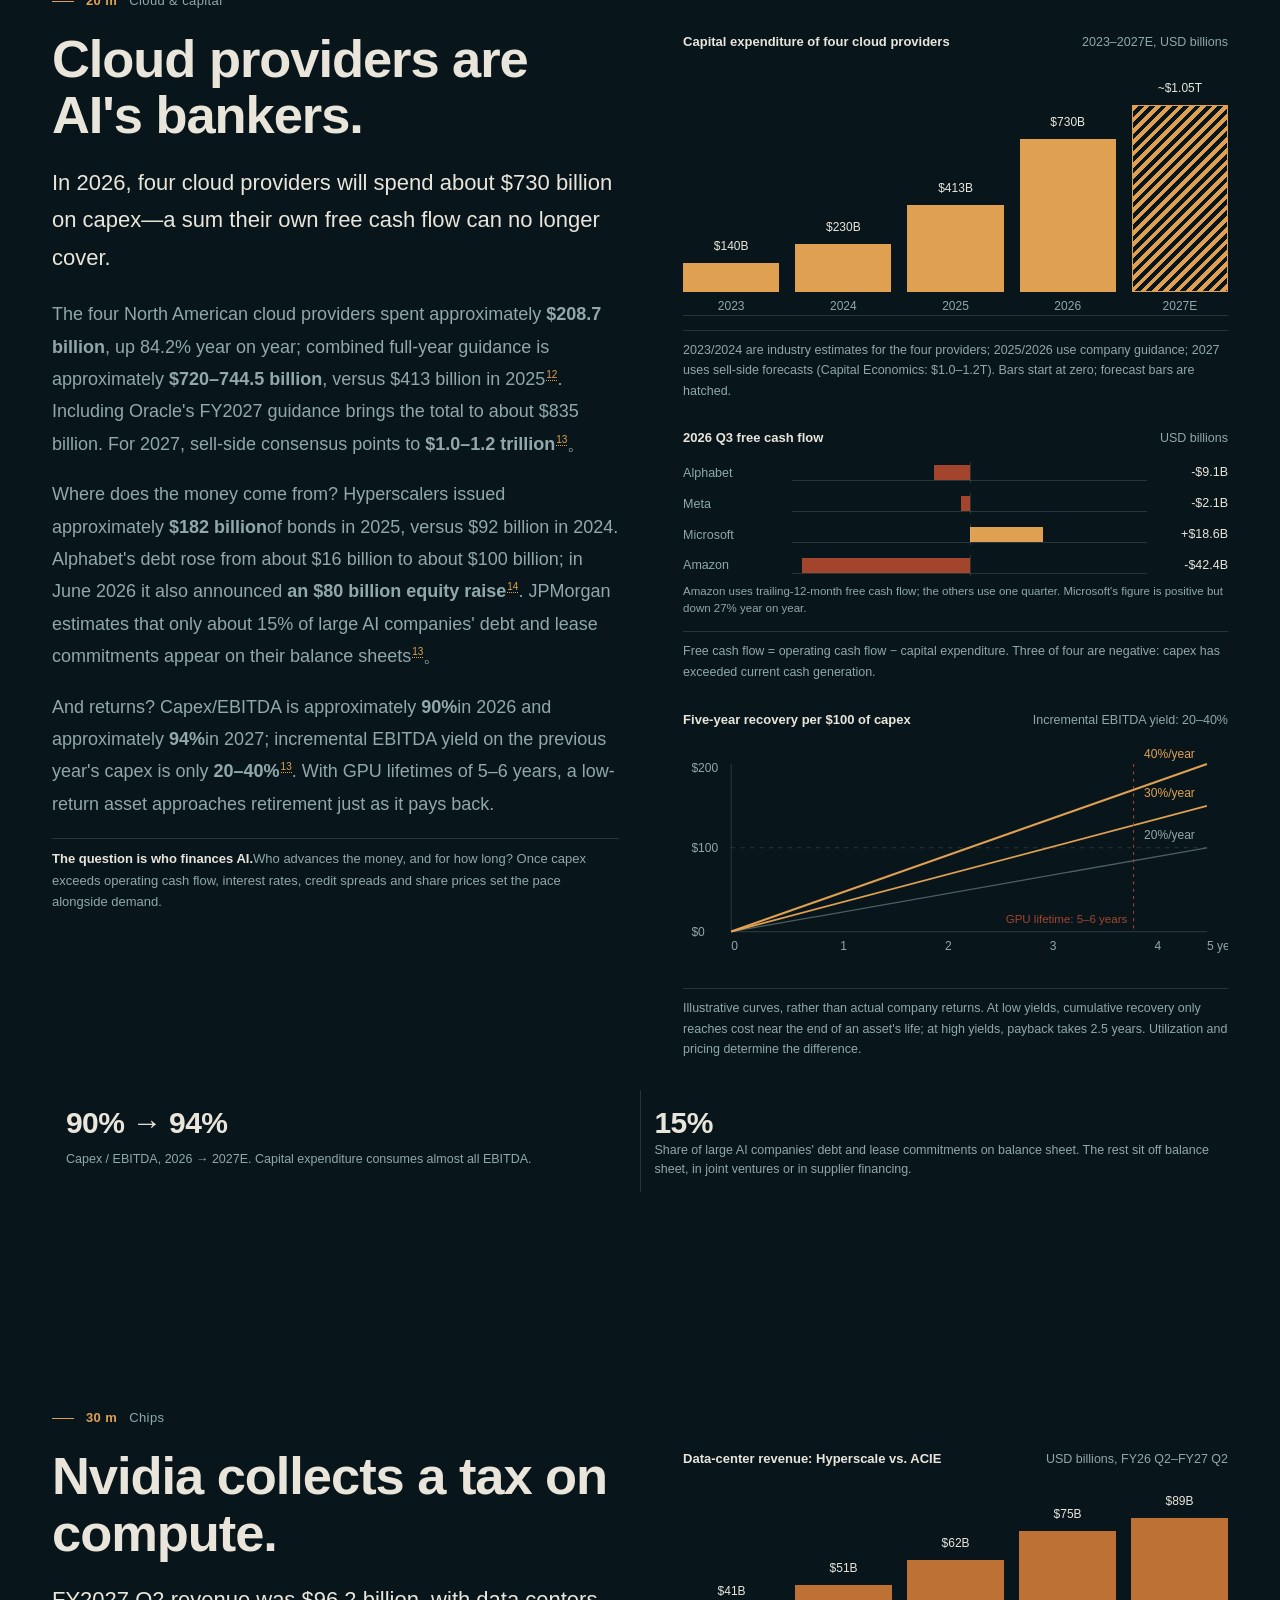
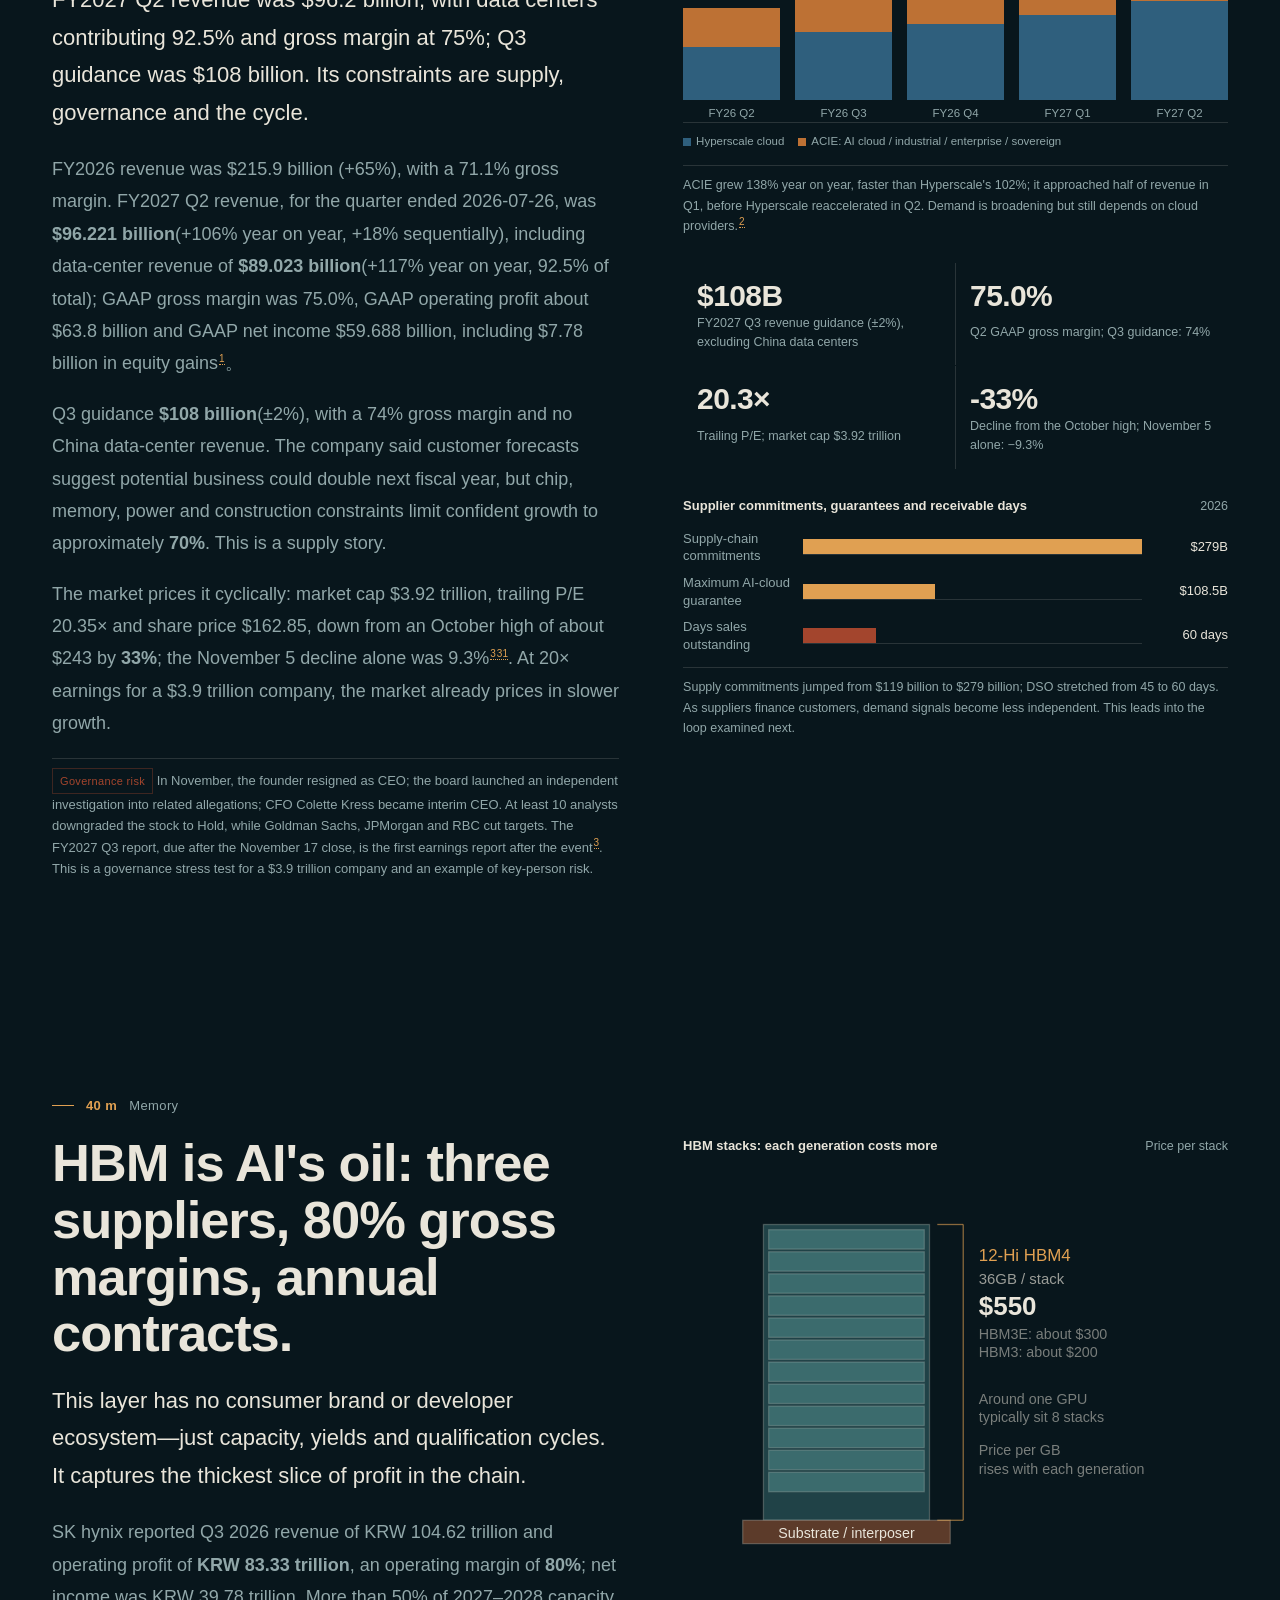
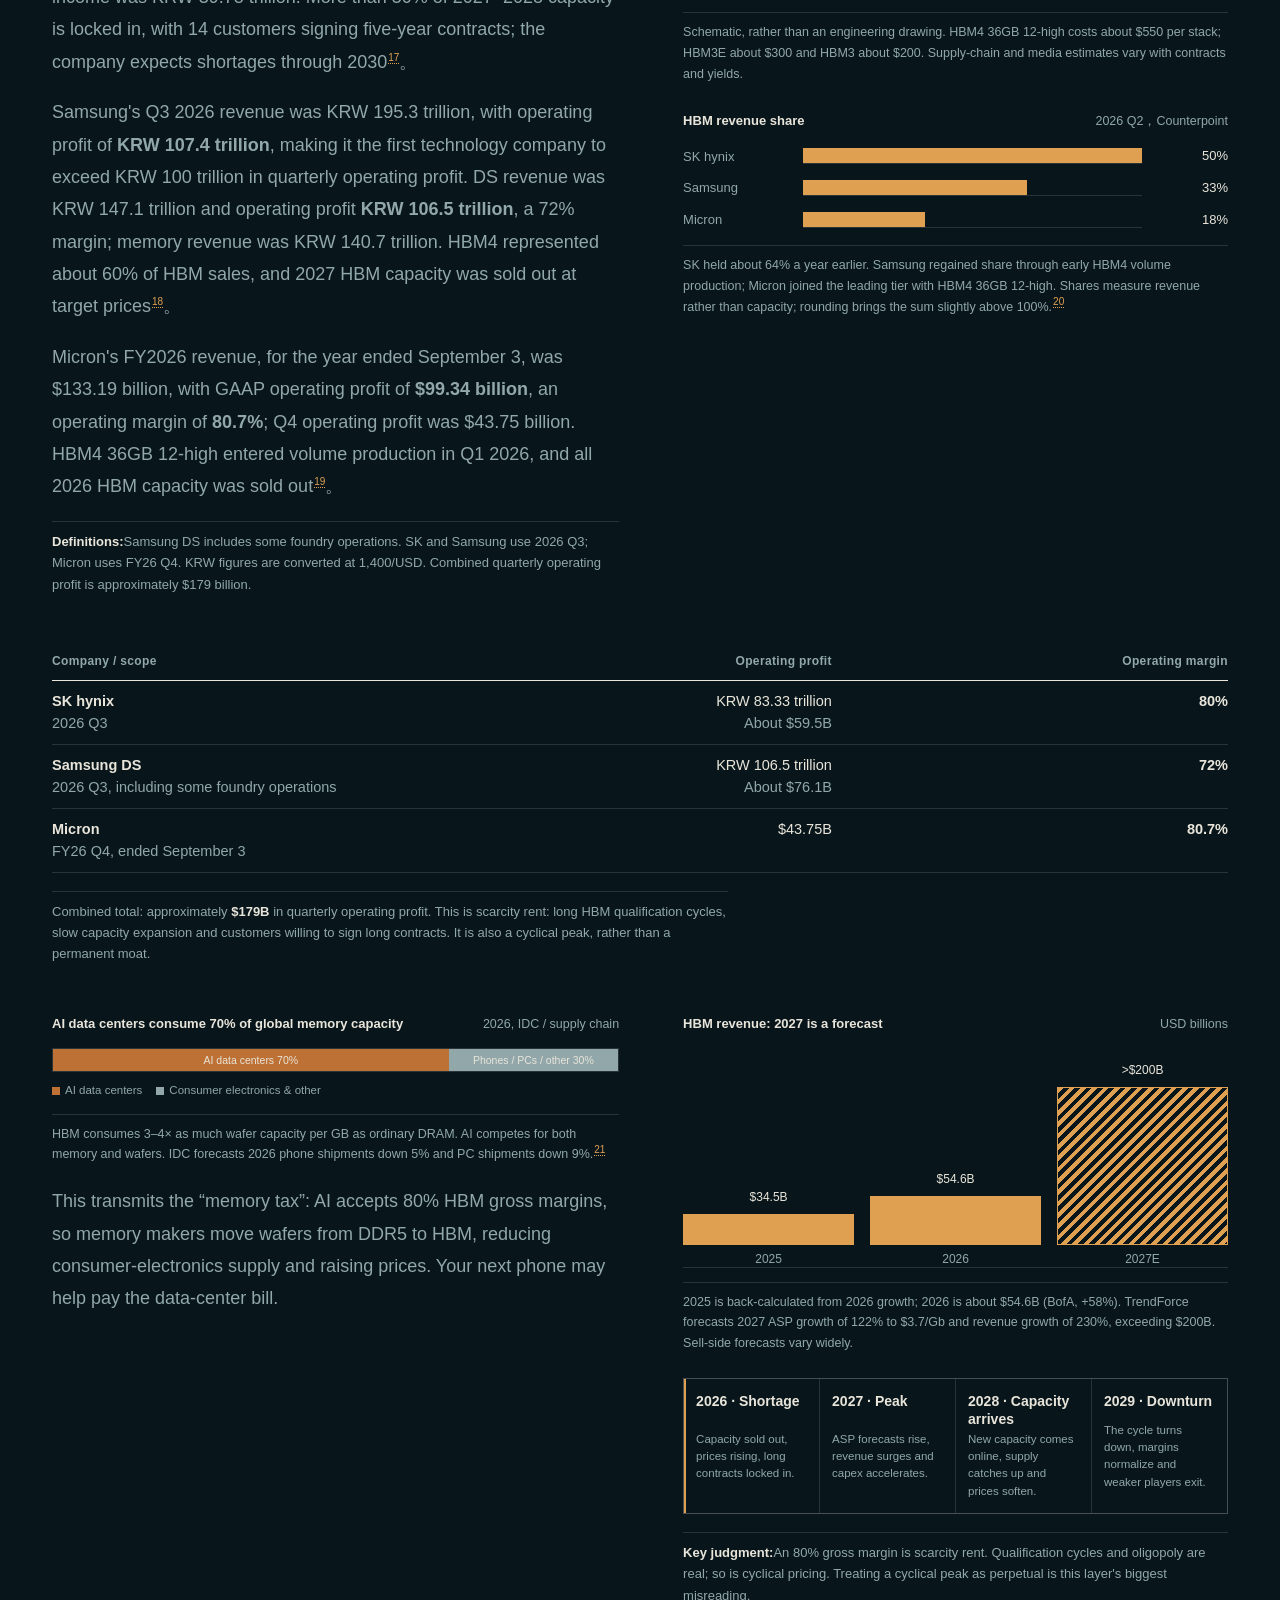
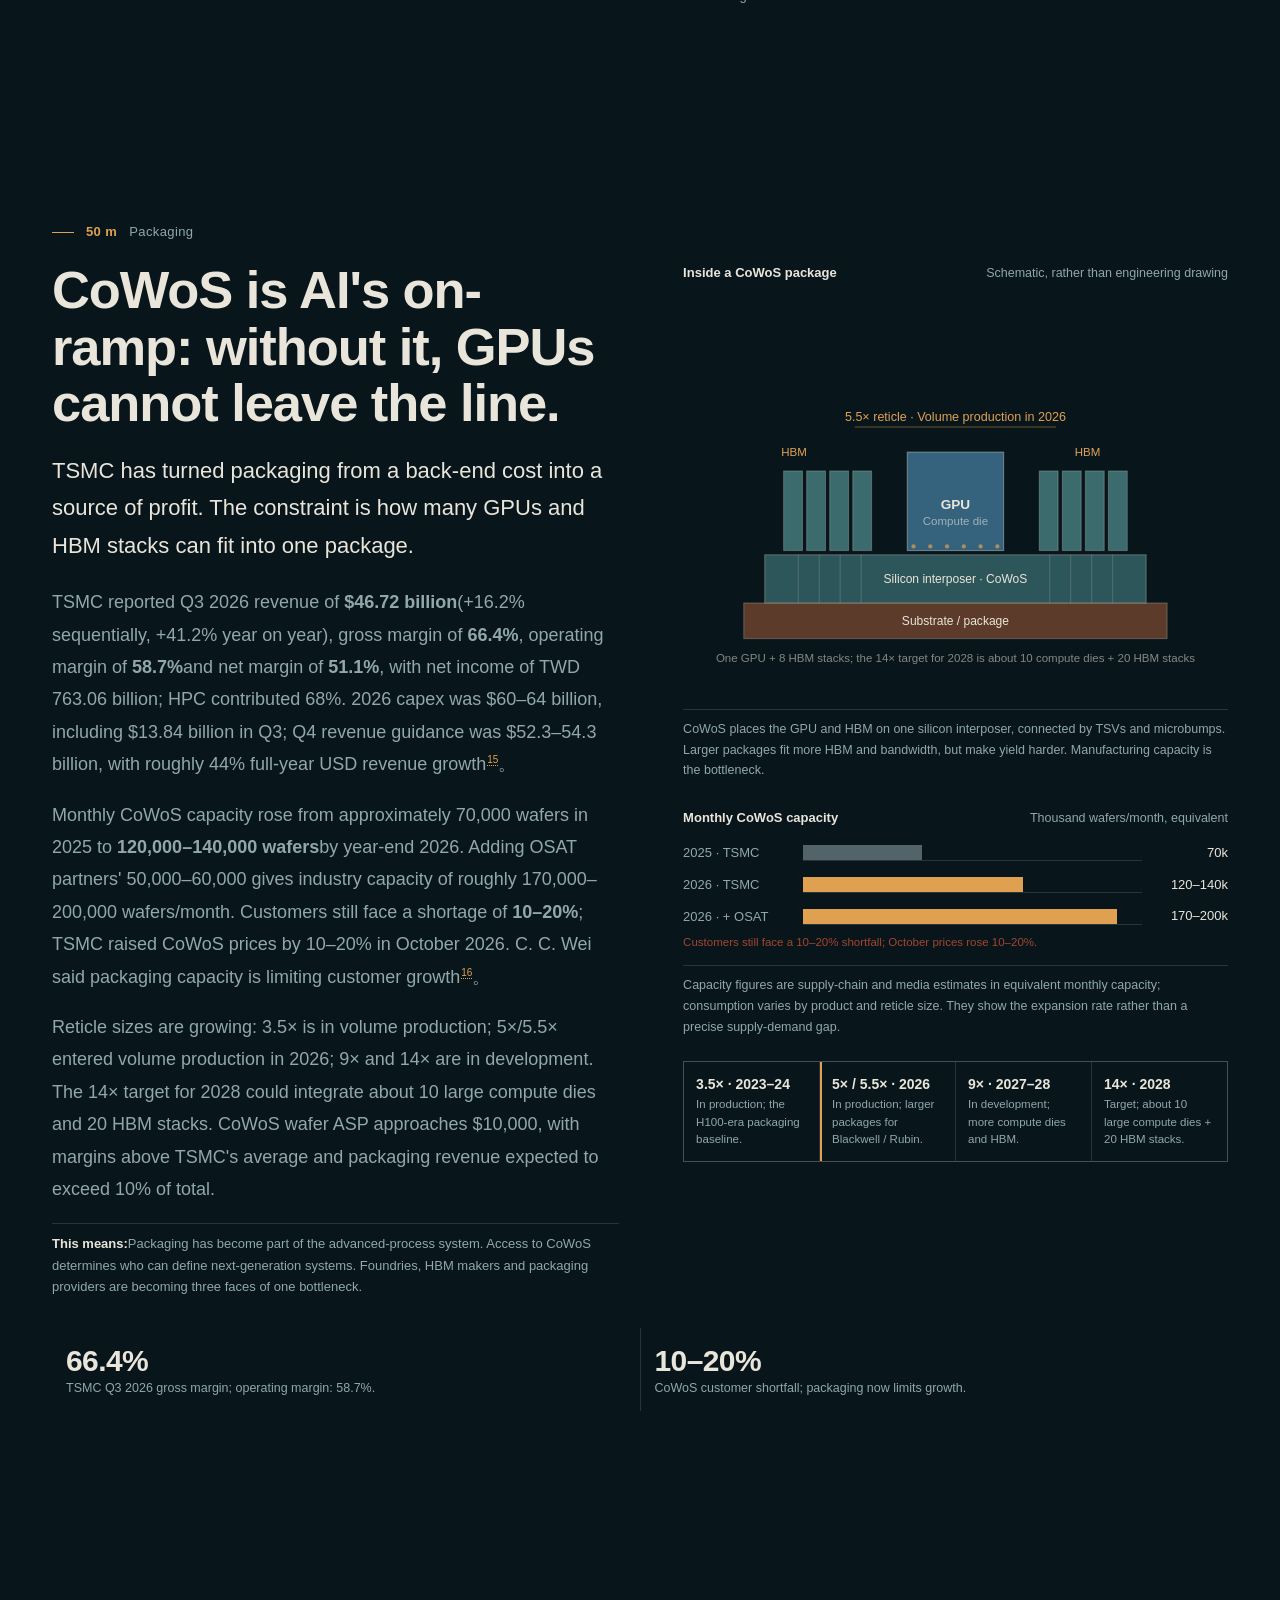
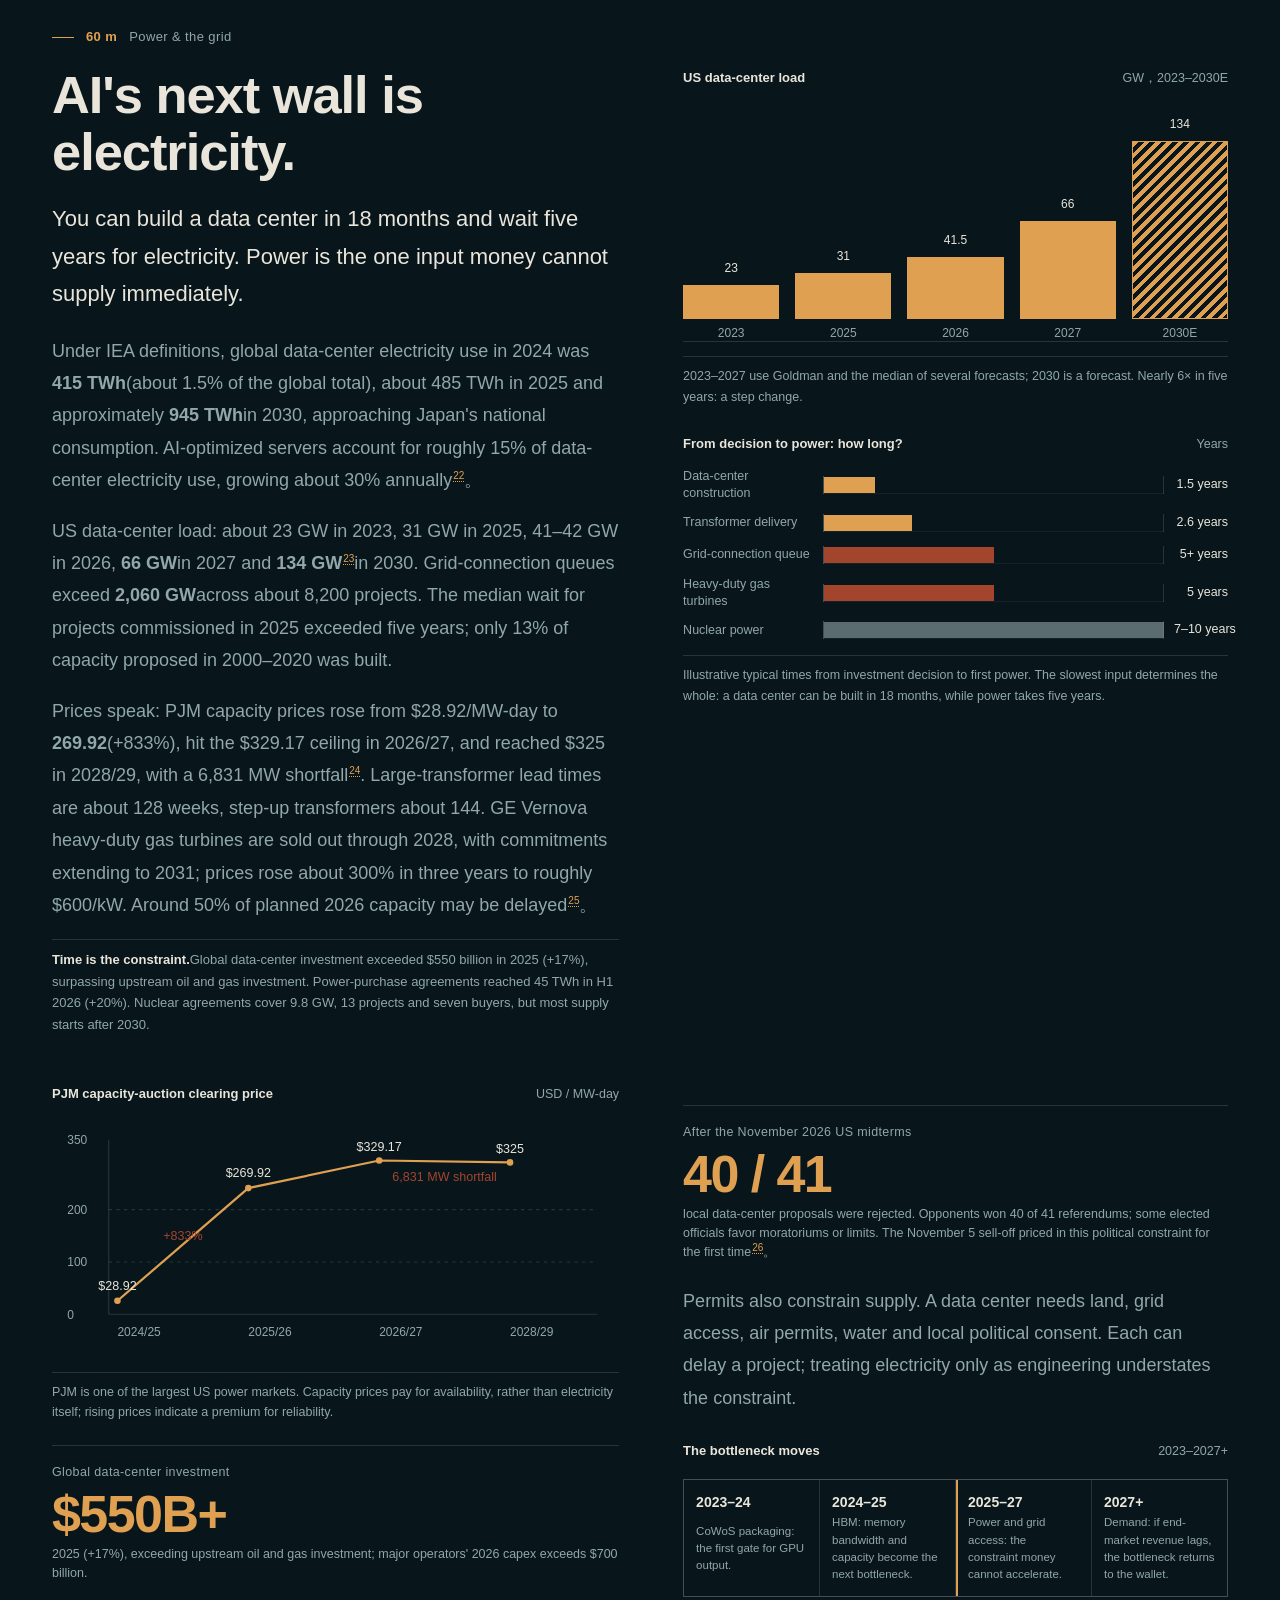
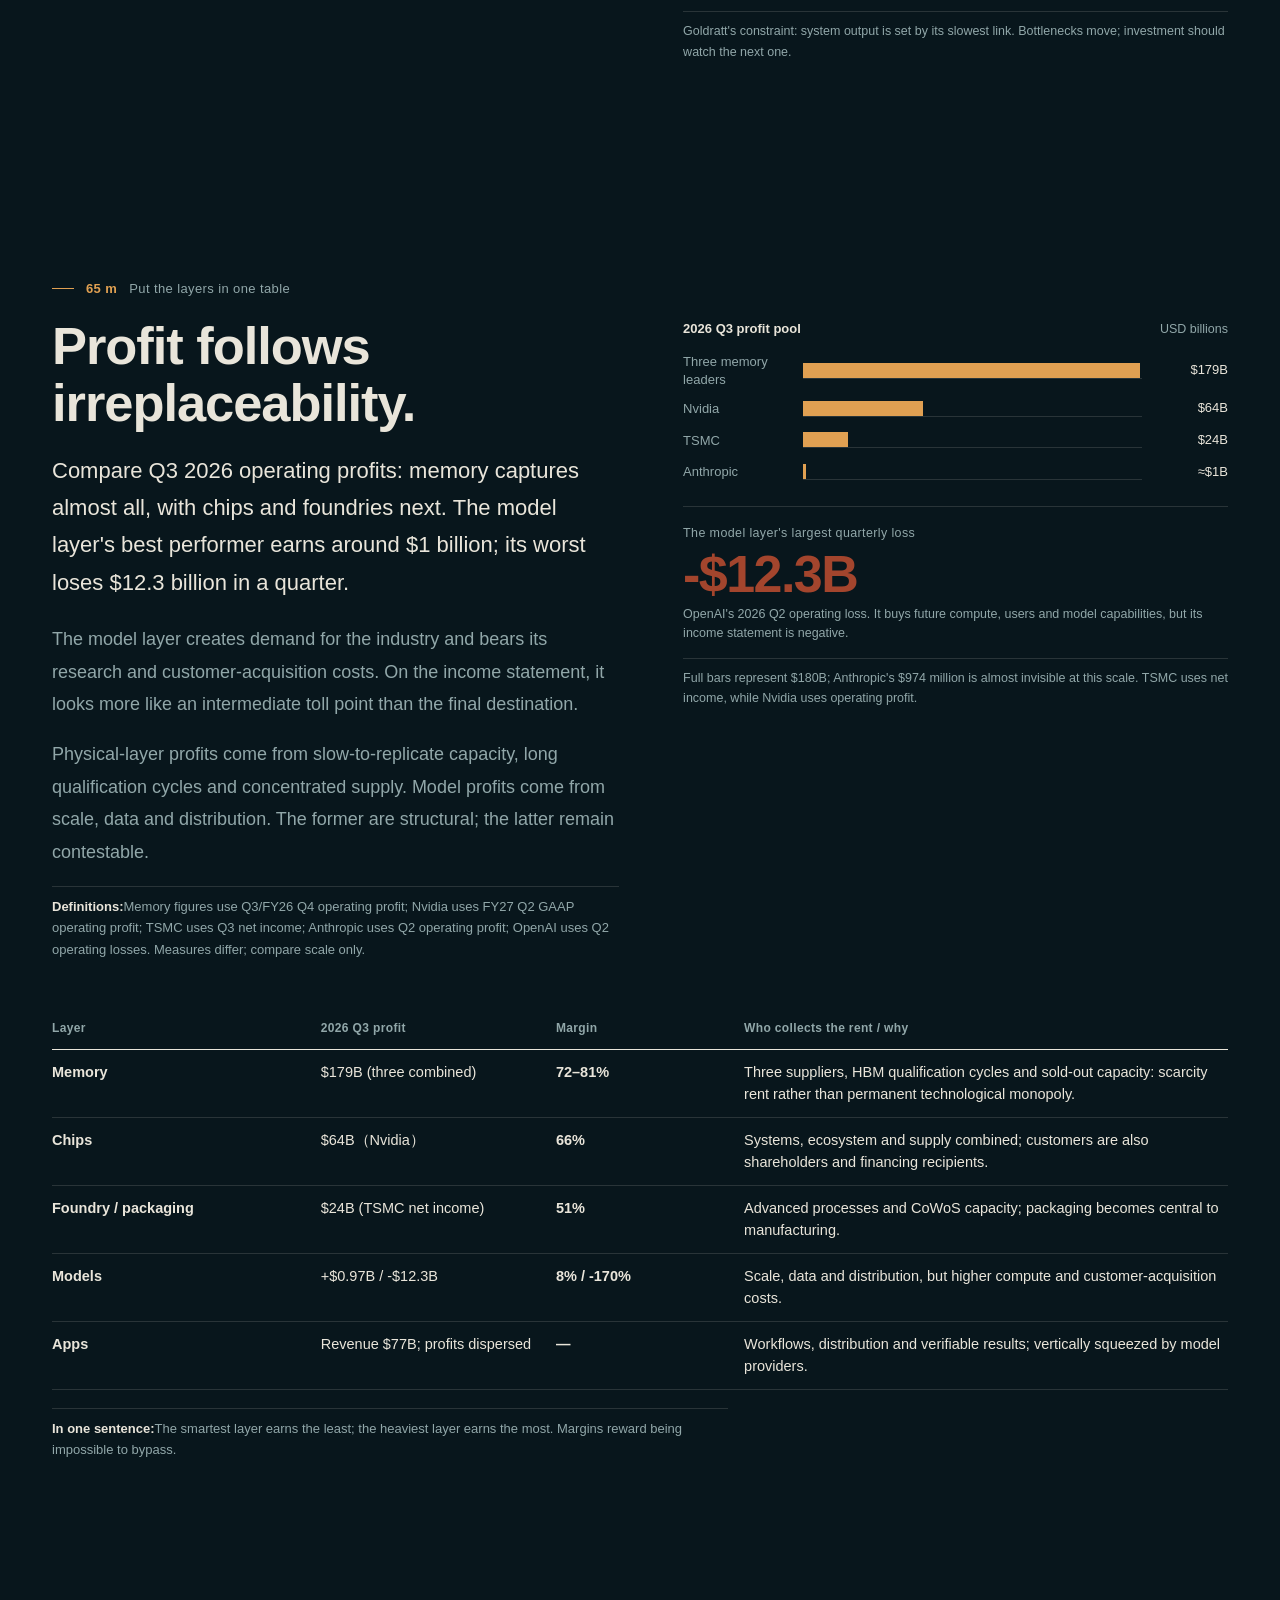
<file: gallery/ai-industry/index.en.html>
<!DOCTYPE html>
<html lang="en"><head>
<meta charset="UTF-8">
<meta name="viewport" content="width=device-width, initial-scale=1">
<title>AI Industry Core Sample · Intelligence at the surface, profits in the bedrock</title>
<meta name="description" content="Explore the AI industry as a system: eight layers, profit distribution, capital loops, power bottlenecks and four futures. Data as of November 16, 2026.">
<link rel="icon" href="data:image/svg+xml,%3Csvg xmlns='http://www.w3.org/2000/svg' viewBox='0 0 32 32'%3E%3Crect width='32' height='32' fill='%2308161c'/%3E%3Cpath d='M6 8h20M6 14h20M6 20h20M6 26h20' stroke='%23d9a441' stroke-width='2'/%3E%3C/svg%3E">
<link rel="preconnect" href="https://miaoda.feishu.cn" crossorigin="">
<link rel="stylesheet" href="https://miaoda.feishu.cn/fonts/css2?family=Archivo:wght@400;500;600;700;800;900&amp;family=Noto+Sans+SC:wght@400;500;700;900&amp;display=swap">
<style>
/* ===== 1. tokens ===== */
:root{
  --paper:#e9e5da;
  --paper2:#dbd7ca;
  --ash:#b9c0bd;
  --mid:#8ea1a3;
  --petrol:#244653;
  --deep:#16313b;
  --deeper:#0f232b;
  --bedrock:#08161c;
  --ink:#121716;
  --ink2:#38423f;
  --copper:#bd7134;
  --copper2:#e0a052;
  --oxide:#a3452d;
  --cobalt:#2f5f7d;
  --teal:#2f5b5e;
  --sans:"Archivo","Noto Sans SC","PingFang SC","Microsoft YaHei",sans-serif;
  --maxw:1240px;
  --gutter:clamp(18px,4.2vw,52px);
}
body[data-depth="0"]{--bg:var(--bedrock);--fg:var(--paper);--muted:#9db0b2;--line:rgba(233,229,218,.16);--accent:var(--copper2)}
body[data-depth="1"]{--bg:var(--paper);--fg:var(--ink);--muted:#596360;--line:rgba(18,23,22,.16);--accent:var(--copper)}
body[data-depth="2"]{--bg:var(--paper2);--fg:var(--ink);--muted:#4e5956;--line:rgba(18,23,22,.18);--accent:var(--copper)}
body[data-depth="3"]{--bg:var(--mid);--fg:var(--ink);--muted:#2b3a3b;--line:rgba(18,23,22,.22);--accent:var(--ink)}
body[data-depth="4"]{--bg:var(--petrol);--fg:var(--paper);--muted:#b7c8c8;--line:rgba(233,229,218,.18);--accent:var(--copper2)}
body[data-depth="5"]{--bg:var(--deep);--fg:var(--paper);--muted:#a6bcbc;--line:rgba(233,229,218,.16);--accent:var(--copper2)}
body[data-depth="6"]{--bg:var(--deeper);--fg:var(--paper);--muted:#9ab1b2;--line:rgba(233,229,218,.15);--accent:var(--copper2)}
body[data-depth="7"]{--bg:var(--bedrock);--fg:var(--paper);--muted:#91a7a9;--line:rgba(233,229,218,.15);--accent:var(--copper2)}
body[data-depth="8"]{--bg:var(--paper);--fg:var(--ink);--muted:#596360;--line:rgba(18,23,22,.16);--accent:var(--copper)}

/* ===== 2. base ===== */
svg text{font-family:var(--sans);font-variant-numeric:tabular-nums}
*,*::before,*::after{box-sizing:border-box}
html{scroll-behavior:smooth;background:var(--bedrock);-webkit-text-size-adjust:100%}
body{margin:0;font-family:var(--sans);font-size:16px;line-height:1.75;color:var(--fg);-webkit-font-smoothing:antialiased;text-rendering:optimizeLegibility;overflow-x:hidden}
h1,h2,h3,h4,p,figure,blockquote,dl,dd{margin:0}
ul,ol{margin:0;padding:0}
img,svg{display:block;max-width:100%}
button{font:inherit;color:inherit;background:none;border:0;padding:0;cursor:pointer}
a{color:inherit;text-decoration:none}
a:focus-visible,button:focus-visible{outline:2px solid var(--copper2);outline-offset:3px}
::selection{background:var(--copper);color:var(--bedrock)}
.page{position:relative;background:var(--bg);color:var(--fg);transition:background-color .85s ease,color .85s ease;overflow:clip}
.page::before{content:"";position:fixed;inset:0;z-index:1;pointer-events:none;opacity:.038;background-image:url("data:image/svg+xml,%3Csvg xmlns='http://www.w3.org/2000/svg' width='180' height='180'%3E%3Cfilter id='n'%3E%3CfeTurbulence type='fractalNoise' baseFrequency='.82' numOctaves='3' stitchTiles='stitch'/%3E%3C/filter%3E%3Crect width='100%25' height='100%25' filter='url(%23n)' opacity='.55'/%3E%3C/svg%3E");background-size:180px 180px}
.wrap{position:relative;z-index:2;width:min(100% - 2*var(--gutter),var(--maxw));margin-inline:auto}
.wrap--narrow{width:min(100% - 2*var(--gutter),920px)}
.section{position:relative;z-index:2;padding:clamp(58px,8.4vw,112px) 0}
.section--tight{padding:clamp(38px,5vw,64px) 0}
.block-paper{--bg:var(--paper);--fg:var(--ink);--muted:#596360;--line:rgba(18,23,22,.16);--accent:var(--copper);background:var(--bg);color:var(--fg)}
.block-dark{--bg:var(--bedrock);--fg:var(--paper);--muted:#9db0b2;--line:rgba(233,229,218,.16);--accent:var(--copper2);background:var(--bg);color:var(--fg)}
.block-china{--bg:#102a33;--fg:#e9e5da;--muted:#a8bcbe;--line:rgba(233,229,218,.16);--accent:#d9a441;background:var(--bg);color:var(--fg)}

/* ===== 3. type ===== */
.display{font-weight:900;letter-spacing:-.025em;line-height:1.02}
h1{font-weight:900;font-size:clamp(42px,6.4vw,88px);line-height:.98;letter-spacing:-.03em}
h2{font-weight:900;font-size:clamp(30px,4.1vw,54px);line-height:1.08;letter-spacing:-.02em;max-width:18em}
h3{font-weight:700;font-size:clamp(20px,2.2vw,27px);line-height:1.3;letter-spacing:-.01em}
h4{font-weight:700;font-size:16px;line-height:1.4}
.lede{font-size:clamp(18px,1.8vw,21px);line-height:1.7;color:var(--fg);max-width:34em}
p{max-width:44em}
.body-copy{color:var(--muted);font-size:16px;line-height:1.8}
.body-copy p+p{margin-top:1em}
.small{font-size:13px;line-height:1.65;color:var(--muted)}
.num{font-variant-numeric:tabular-nums;font-feature-settings:"tnum" 1}
.kicker{font-size:12px;letter-spacing:.04em;color:var(--muted)}

/* ===== 4. hero ===== */
.hero{position:relative;z-index:2;min-height:100vh;min-height:100svh;display:flex;flex-direction:column;background:
  radial-gradient(900px 620px at 78% 42%,rgba(61,104,113,.22),transparent 68%),
  radial-gradient(600px 400px at 18% 8%,rgba(189,113,52,.08),transparent 70%),
  var(--bedrock);color:var(--paper);overflow:hidden}
.hero::after{content:"";position:absolute;inset:0;pointer-events:none;background-image:linear-gradient(rgba(233,229,218,.035) 1px,transparent 1px),linear-gradient(90deg,rgba(233,229,218,.035) 1px,transparent 1px);background-size:72px 72px;mask-image:radial-gradient(80% 70% at 60% 40%,#000 30%,transparent 100%)}
.masthead{position:relative;z-index:3;display:flex;justify-content:space-between;align-items:baseline;gap:18px;padding-top:18px;font-size:12px;letter-spacing:.02em;color:rgba(233,229,218,.55)}
.masthead .ding{color:var(--copper2)}
.hero-main{position:relative;z-index:3;flex:1;display:grid;grid-template-columns:1fr;gap:clamp(22px,3.4vw,44px);align-items:center;padding:clamp(28px,5vh,64px) 0 clamp(22px,4vh,42px)}
.hero-copy{max-width:760px}
.hero h1{color:var(--paper);margin-bottom:20px}
.dek{font-size:clamp(17px,1.7vw,20px);line-height:1.7;color:rgba(233,229,218,.74);max-width:30em}
.hero-note{margin-top:14px;font-size:12px;color:rgba(233,229,218,.46);letter-spacing:.02em}
.hook{margin-top:clamp(22px,3.2vh,34px);border-top:1px solid rgba(233,229,218,.18);padding-top:16px;max-width:620px}
.hook-row{display:flex;justify-content:space-between;align-items:baseline;gap:18px;padding:5px 0}
.hook-row span{font-size:12px;color:rgba(233,229,218,.6)}
.hook-row b{font-size:clamp(18px,2vw,24px);font-weight:700;color:var(--copper2);letter-spacing:-.01em;white-space:nowrap}
.hook p{margin-top:9px;font-size:13px;line-height:1.7;color:rgba(233,229,218,.55);max-width:54em}
.route{margin-top:clamp(18px,2.6vh,28px);display:flex;align-items:center;gap:0;flex-wrap:nowrap;overflow-x:auto;scrollbar-width:none;border-top:1px solid rgba(233,229,218,.14);border-bottom:1px solid rgba(233,229,218,.14)}
.route::-webkit-scrollbar{display:none}
.route-label{flex:0 0 auto;padding:12px 14px 12px 0;font-size:11px;color:rgba(233,229,218,.42);white-space:nowrap}
.route-step{flex:0 0 auto;min-height:44px;padding:0 11px;display:inline-flex;align-items:center;gap:6px;font-size:12px;color:rgba(233,229,218,.72);border-left:1px solid rgba(233,229,218,.1);white-space:nowrap}
.route-step:hover,.route-step[aria-expanded="true"]{color:var(--copper2);background:rgba(224,160,82,.08)}
.route-step i{font-style:normal;font-size:10px;color:rgba(233,229,218,.32)}
.route-pop{max-width:680px;min-height:38px;padding-top:10px;font-size:12px;line-height:1.65;color:rgba(233,229,218,.55)}
.route-pop b{color:var(--copper2);font-weight:600}
.scroll-cue{position:relative;z-index:3;display:flex;align-items:center;gap:10px;padding-bottom:22px;font-size:11px;color:rgba(233,229,218,.42)}
.scroll-cue .line{width:1px;height:38px;background:linear-gradient(var(--copper2),transparent);position:relative}
.scroll-cue .line::after{content:"";position:absolute;left:-2px;top:0;width:5px;height:5px;background:var(--copper2);animation:cue 2.4s ease-in-out infinite}
@keyframes cue{0%{transform:translateY(0);opacity:1}75%{transform:translateY(32px);opacity:0}100%{opacity:0}}

/* ===== 5. core sample ===== */
.core-wrap{position:relative;align-self:center;width:100%;max-width:600px;justify-self:end}
.core-v{width:100%;height:auto;max-height:74vh}
.core-h{display:none;width:100%}
.core-svg text{font-family:var(--sans)}
.core-depth{font-size:11px;fill:rgba(233,229,218,.4);letter-spacing:.03em}
.core-name{font-size:13px;font-weight:700;fill:var(--paper)}
.core-val{font-size:10.5px;fill:rgba(233,229,218,.55);letter-spacing:.01em}
.core-note{font-size:10px;fill:rgba(233,229,218,.38)}
.core-label{opacity:.3;animation:labelIn .7s ease forwards;animation-delay:calc(.9s + var(--i)*.85s)}
@keyframes labelIn{to{opacity:1}}
.core-label.is-on{opacity:1}
.core-label.is-on .core-name{fill:var(--copper2)}
.core-arrow{opacity:0;animation:arrowIn .6s ease forwards;animation-delay:calc(1.2s + var(--i)*.85s)}
@keyframes arrowIn{to{opacity:1}}
.core-arrow.is-on{opacity:1}
.drill-line{stroke:var(--copper2);stroke-width:3;stroke-dasharray:660;stroke-dashoffset:660;animation:drill 7.2s cubic-bezier(.5,0,.2,1) forwards}
.drill-bit{transform:translateY(-632px);animation:bit 7.2s cubic-bezier(.5,0,.2,1) forwards}
.vein{stroke:var(--copper2);stroke-width:4;stroke-dasharray:9 13;opacity:0;animation:veinIn .6s ease 7.4s forwards,vein 2.8s linear 8s infinite}
@keyframes drill{0%{stroke-dashoffset:660}100%{stroke-dashoffset:0}}
@keyframes bit{0%{transform:translateY(-632px)}100%{transform:translateY(0)}}
@keyframes veinIn{to{opacity:.9}}
@keyframes vein{from{stroke-dashoffset:0}to{stroke-dashoffset:-44}}
.core-mini{position:absolute;top:0;right:0;bottom:0;width:14px;display:flex;flex-direction:column;border-left:1px solid rgba(233,229,218,.14)}
.core-mini span{flex:1}
.core-mobile{display:none;margin-top:18px}
.core-mobile svg{width:100%;height:auto}
.core-mobile .mline{stroke:var(--copper2);stroke-width:2;stroke-dasharray:6 8;animation:mline 3.2s linear infinite}
@keyframes mline{from{stroke-dashoffset:0}to{stroke-dashoffset:-28}}

/* ===== 6. depth + section headings ===== */
.depth-tag{display:flex;align-items:center;gap:12px;font-size:12px;letter-spacing:.03em;color:var(--muted);margin-bottom:18px}
.depth-tag::before{content:"";width:22px;height:1px;background:var(--accent);flex:0 0 auto}
.depth-num{color:var(--accent);font-weight:600}
.depth-name{color:var(--muted)}
.section-head{display:grid;gap:16px;margin-bottom:clamp(28px,4vw,48px)}
.section-head p{max-width:40em}
.split{display:grid;grid-template-columns:1fr;gap:clamp(28px,4vw,52px);align-items:start}
.split-text{min-width:0}
.split-visual{min-width:0}
.split--rev .split-visual{order:-1}
.sticky-visual{position:sticky;top:40px}

/* ===== 7. key numbers, rules, notes ===== */
.rule{border-top:1px solid var(--line)}
.key{display:grid;gap:3px;padding:16px 0 0;border-top:1px solid var(--line);margin-top:22px}
.key-label{font-size:11px;letter-spacing:.03em;color:var(--muted)}
.key-val{font-size:clamp(32px,4.4vw,52px);font-weight:900;line-height:1.05;letter-spacing:-.03em;color:var(--accent)}
.key-note{font-size:11px;line-height:1.55;color:var(--muted)}
.key-row{display:grid;grid-template-columns:1fr 1fr;gap:1px;background:var(--line);margin-top:20px}
.key-cell{background:var(--bg);padding:16px 14px 14px;display:grid;gap:2px}
.key-cell b{font-size:clamp(22px,2.8vw,30px);font-weight:800;line-height:1.1;letter-spacing:-.02em}
.key-cell span{font-size:11px;line-height:1.5;color:var(--muted)}
.quote{border-left:2px solid var(--accent);padding:2px 0 2px 18px;font-size:clamp(17px,1.6vw,20px);line-height:1.65;font-weight:500;color:var(--fg);max-width:34em}
.quote cite{display:block;margin-top:8px;font-style:normal;font-size:11px;color:var(--muted)}
.note{font-size:11.5px;line-height:1.65;color:var(--muted);border-top:1px solid var(--line);padding-top:9px;margin-top:18px;max-width:52em}
.note b{color:var(--fg);font-weight:600}
.flag{display:inline-flex;align-items:center;gap:6px;font-size:10px;letter-spacing:.03em;color:var(--accent);border:1px solid var(--line);padding:3px 7px;white-space:nowrap}
.flag--risk{color:var(--oxide);border-color:rgba(163,69,45,.35)}
.cite{font-size:9px;vertical-align:super;line-height:0;color:var(--accent);border-bottom:1px dotted currentColor;margin-left:1px}
.cite:hover{color:var(--fg);border-bottom-style:solid}

/* ===== 8. charts ===== */
.chart{margin:0}
.chart figcaption{font-size:11px;line-height:1.65;color:var(--muted);border-top:1px solid var(--line);padding-top:9px;margin-top:14px;max-width:52em}
.chart-title{display:flex;justify-content:space-between;align-items:baseline;gap:12px;font-size:11px;color:var(--muted);margin-bottom:12px}
.chart-title b{font-weight:600;color:var(--fg);font-size:12px}
.hbars{display:grid;gap:9px}
.hbar{display:grid;grid-template-columns:minmax(64px,110px) 1fr minmax(48px,76px);align-items:center;gap:10px}
.hbar-label{font-size:11.5px;line-height:1.35;color:var(--muted)}
.hbar-track{position:relative;height:16px;border-bottom:1px solid var(--line)}
.hbar-fill{position:absolute;left:0;top:0;bottom:0;width:var(--w);background:var(--accent);transform:scaleX(0);transform-origin:left;transition:transform 1.1s cubic-bezier(.2,.8,.2,1);transition-delay:calc(var(--i,0)*70ms)}
.hbar-fill--outline{background:transparent;border:1px solid var(--accent);border-bottom:0}
.hbar-fill--oxide{background:var(--oxide)}
.hbar-fill--muted{background:var(--muted);opacity:.55}
.hbar-val{font-size:11.5px;text-align:right;font-variant-numeric:tabular-nums;color:var(--fg);white-space:nowrap}
.chart.is-in .hbar-fill,.chart.is-in .vbar{transform:scaleX(1);transform:scaleY(1)}
.vchart{display:flex;align-items:flex-end;gap:clamp(8px,1.4vw,16px);height:var(--h,220px);border-bottom:1px solid var(--line);padding-top:12px}
.vcol{flex:1;min-width:0;display:flex;flex-direction:column;justify-content:flex-end;height:100%;gap:6px}
.vbar{width:100%;height:var(--h);background:var(--accent);transform:scaleY(0);transform-origin:bottom;transition:transform 1.1s cubic-bezier(.2,.8,.2,1);transition-delay:calc(var(--i,0)*80ms)}
.vbar--outline{background:transparent;border:1px solid var(--accent);border-bottom:0}
.vbar--forecast{background:repeating-linear-gradient(135deg,var(--accent) 0 4px,transparent 4px 8px);border:1px solid var(--accent)}
.vcol-label{font-size:10.5px;line-height:1.35;color:var(--muted);text-align:center}
.vcol-val{font-size:10.5px;text-align:center;color:var(--fg);font-variant-numeric:tabular-nums}
.zero-line{position:relative}
.zero-line::before{content:"";position:absolute;left:0;right:0;top:50%;height:1px;background:var(--line)}
.stackbar{display:flex;height:24px;border:1px solid var(--line);overflow:hidden}
.stackbar span{display:block;height:100%;font-size:9px;color:var(--paper);display:flex;align-items:center;justify-content:center;white-space:nowrap}
.stack-legend{display:flex;flex-wrap:wrap;gap:8px 14px;margin-top:8px;font-size:10px;color:var(--muted)}
.stack-legend i{display:inline-block;width:8px;height:8px;margin-right:5px;vertical-align:-1px}
.chart-note{font-size:10px;color:var(--muted);margin-top:6px;line-height:1.5}
.chart-note--risk{color:var(--oxide)}
.unit-grid{display:grid;grid-template-columns:repeat(13,1fr);gap:4px;max-width:360px;margin-top:4px}
.unit-grid i{display:block;aspect-ratio:1;background:var(--line);opacity:.55}
.unit-grid i.on{background:var(--accent);opacity:1}
.divbars{display:grid;gap:9px}
.divbar{display:grid;grid-template-columns:minmax(64px,100px) 1fr minmax(48px,72px);align-items:center;gap:9px}
.divbar-label{font-size:11px;line-height:1.35;color:var(--muted)}
.divbar-track{position:relative;height:16px;border-bottom:1px solid var(--line)}
.divbar-track::before{content:"";position:absolute;left:50%;top:-3px;bottom:-3px;width:1px;background:var(--line);z-index:1}
.divbar-fill{position:absolute;top:0;bottom:0;width:calc(var(--w) * .5);transform:scaleX(0);transition:transform 1.1s cubic-bezier(.2,.8,.2,1);transition-delay:calc(var(--i,0)*70ms)}
.divbar-fill.is-neg{right:50%;transform-origin:right;background:var(--oxide)}
.divbar-fill.is-pos{left:50%;transform-origin:left;background:var(--accent)}
.divbar-val{font-size:11px;text-align:right;font-variant-numeric:tabular-nums;white-space:nowrap}
.chart.is-in .divbar-fill{transform:scaleX(1)}
.stackcols{display:flex;align-items:flex-end;gap:clamp(8px,1.4vw,15px);height:240px;border-bottom:1px solid var(--line);padding-top:8px}
.stackcol{flex:1;min-width:0;height:100%;display:flex;flex-direction:column;justify-content:flex-end;gap:6px}
.stackcol-val{font-size:10.5px;text-align:center;color:var(--fg);font-variant-numeric:tabular-nums}
.stackcol-bar{position:relative;width:100%;height:var(--h);transform:scaleY(0);transform-origin:bottom;transition:transform 1.1s cubic-bezier(.2,.8,.2,1);transition-delay:calc(var(--i,0)*80ms)}
.stackcol-bar span{position:absolute;left:0;right:0;display:block}
.stackcol-bar .seg-h{bottom:0;height:var(--ph);background:var(--cobalt)}
.stackcol-bar .seg-a{bottom:var(--ph);height:var(--pa);background:var(--copper)}
.stackcol-label{font-size:10px;line-height:1.35;color:var(--muted);text-align:center;white-space:nowrap}
.chart.is-in .stackcol-bar{transform:scaleY(1)}
/* ===== 9. tables ===== */
.table-wrap{width:100%}
.table{width:100%;border-collapse:collapse;table-layout:fixed;font-size:13.5px;line-height:1.55}
.table th,.table td{text-align:left;vertical-align:top;padding:11px 10px;border-bottom:1px solid var(--line)}
.table th{font-size:10.5px;font-weight:600;letter-spacing:.03em;color:var(--muted);border-bottom:1px solid var(--fg)}
.table td:first-child,.table th:first-child{padding-left:0}
.table td:last-child,.table th:last-child{padding-right:0}
.table td b{font-weight:700;color:var(--fg)}
.table .num{text-align:right;white-space:nowrap}
.table .muted{color:var(--muted)}
.table .accent{color:var(--accent);font-weight:700}
.table tr.is-em td{border-bottom:1px solid var(--accent)}
.table--compare th:nth-child(2),.table--compare td:nth-child(2){color:var(--fg)}
.table--compare th:nth-child(3),.table--compare td:nth-child(3){color:var(--fg)}
.table--tight td,.table--tight th{padding:9px 8px}

/* ===== 10. timeline ===== */
.timeline{display:grid;gap:0;margin-top:8px}
.tl-item{display:grid;grid-template-columns:66px 22px 1fr;gap:0;min-height:76px}
.tl-date{font-size:11px;color:var(--accent);font-weight:600;padding-top:14px;font-variant-numeric:tabular-nums;white-space:nowrap}
.tl-axis{position:relative;display:flex;justify-content:center}
.tl-axis::before{content:"";position:absolute;top:0;bottom:0;left:50%;width:1px;background:var(--line);transform:translateX(-50%)}
.tl-item:first-child .tl-axis::before{top:16px}
.tl-item:last-child .tl-axis::before{bottom:calc(100% - 16px)}
.tl-dot{position:relative;z-index:1;width:9px;height:9px;margin-top:15px;background:var(--accent);border-radius:50%;flex:0 0 auto}
.tl-body{padding:10px 0 18px 14px;min-width:0}
.tl-body h4{font-size:14px;margin-bottom:2px}
.tl-body p{font-size:12px;line-height:1.65;color:var(--muted)}
.tl-body b{color:var(--fg);font-weight:600}
.tl-item--ghost .tl-dot{background:transparent;border:1px solid var(--muted)}

/* ===== 11. gantt / bars ===== */
.gantt{display:grid;gap:10px;margin-top:10px}
.gantt-row{display:grid;grid-template-columns:minmax(90px,130px) 1fr minmax(40px,54px);align-items:center;gap:10px}
.gantt-label{font-size:11px;line-height:1.35;color:var(--muted)}
.gantt-track{position:relative;height:18px;border-left:1px solid var(--line);background:linear-gradient(90deg,transparent 0 calc(100% - 1px),var(--line) calc(100% - 1px) 100%)}
.gantt-track::after{content:"";position:absolute;left:0;right:0;bottom:0;height:1px;background:var(--line);opacity:.4}
.gantt-fill{position:absolute;left:0;top:1px;bottom:1px;width:var(--w);background:var(--accent);transform:scaleX(0);transform-origin:left;transition:transform 1.1s cubic-bezier(.2,.8,.2,1);transition-delay:calc(var(--i,0)*80ms)}
.gantt-fill--oxide{background:var(--oxide)}
.gantt-fill--muted{background:var(--muted);opacity:.6}
.chart.is-in .gantt-fill{transform:scaleX(1)}
.gantt-val{font-size:11px;text-align:right;color:var(--fg);font-variant-numeric:tabular-nums;white-space:nowrap}

/* ===== 12. compare blocks ===== */
.cycle{display:grid;grid-template-columns:1fr 1fr;gap:1px;background:var(--line);border:1px solid var(--line);margin-top:16px}
.cycle--3{grid-template-columns:repeat(3,1fr)}
.cycle-step{background:var(--bg);padding:13px 12px;display:grid;gap:3px;min-width:0}
.cycle-step b{font-size:13px;line-height:1.3;font-weight:700}
.cycle-step span{font-size:10px;line-height:1.5;color:var(--muted)}
.cycle-step.is-now{box-shadow:inset 2px 0 0 var(--accent)}
@media (min-width:760px){.cycle{grid-template-columns:repeat(4,1fr)}}
.pos-grid{display:grid;grid-template-columns:1fr;gap:1px;background:var(--line);border:1px solid var(--line);margin-top:22px}
.pos{background:var(--bg);padding:18px 16px;display:grid;gap:7px;min-width:0;border-top:1px solid var(--line)}
.pos-k{font-size:10px;letter-spacing:.03em;color:var(--accent)}
.pos h3{font-size:18px;line-height:1.3}
.pos p{font-size:12px;line-height:1.65;color:var(--muted);max-width:none}
.pos .first-step{font-size:11.5px;line-height:1.6;color:var(--fg);border-left:2px solid var(--accent);padding-left:10px}
.pos .cost{font-size:11px;color:var(--oxide)}
@media (min-width:760px){.pos-grid{grid-template-columns:repeat(3,1fr)}}
.chain{display:grid;grid-template-columns:1fr;gap:1px;background:var(--line);border:1px solid var(--line);margin-top:16px}
.chain-step{background:var(--bg);padding:12px 14px;display:grid;gap:2px}
.chain-step b{font-size:13px}
.chain-step span{font-size:10px;line-height:1.5;color:var(--muted)}
.chain-step .bottleneck{color:var(--oxide);font-weight:600}
@media (min-width:760px){.chain{grid-template-columns:repeat(5,1fr)}}
.path{font-variant-numeric:tabular-nums;border-bottom:1px dotted var(--line);padding-bottom:1px}
.fault-edge{margin-top:-34px}
.compare{display:grid;gap:16px;margin-top:6px}
.compare-row{display:grid;gap:5px}
.compare-top{display:flex;justify-content:space-between;align-items:baseline;gap:12px}
.compare-label{font-size:11.5px;color:var(--muted)}
.compare-val{font-size:clamp(18px,2.2vw,24px);font-weight:800;letter-spacing:-.01em;color:var(--fg);white-space:nowrap}
.compare-track{height:20px;border-bottom:1px solid var(--line);position:relative}
.compare-fill{position:absolute;left:0;top:0;bottom:0;width:var(--w);background:var(--accent);transform:scaleX(0);transform-origin:left;transition:transform 1.1s cubic-bezier(.2,.8,.2,1)}
.compare-row--outline .compare-fill{background:transparent;border:1px solid var(--accent);border-bottom:0}
.chart.is-in .compare-fill{transform:scaleX(1)}
.compare-foot{font-size:11px;color:var(--muted);line-height:1.6}
.compare-big{font-size:clamp(36px,6vw,76px);font-weight:900;letter-spacing:-.04em;line-height:.98;color:var(--accent)}
.compare-big small{display:block;font-size:11px;font-weight:400;letter-spacing:.02em;color:var(--muted);margin-top:6px}

/* ===== 13. matrix / scenarios ===== */
.matrix-wrap{display:grid;grid-template-columns:22px 1fr;grid-template-rows:24px 1fr 24px;gap:6px;margin-top:18px}
.axis-y{grid-column:1;grid-row:2;writing-mode:vertical-rl;transform:rotate(180deg);font-size:10px;letter-spacing:.04em;color:var(--muted);text-align:center;align-self:center}
.axis-x{grid-column:2;grid-row:3;font-size:10px;letter-spacing:.04em;color:var(--muted);text-align:center}
.matrix{grid-column:2;grid-row:2;display:grid;grid-template-columns:1fr 1fr;gap:1px;background:var(--line);border:1px solid var(--line)}
.quad{position:relative;background:var(--bg);color:var(--fg);padding:16px 14px;min-height:168px;text-align:left;display:flex;flex-direction:column;gap:7px;transition:background .2s ease}
.quad:hover{background:rgba(224,160,82,.07)}
.quad.is-active{outline:2px solid var(--accent);outline-offset:-2px;background:rgba(224,160,82,.08)}
.quad-k{font-size:9.5px;letter-spacing:.04em;color:var(--muted)}
.quad h4{font-size:clamp(16px,1.8vw,20px);font-weight:800;letter-spacing:-.01em}
.quad p{font-size:10.5px;line-height:1.55;color:var(--muted);max-width:none}
.quad .prob{font-size:10px;color:var(--accent);font-weight:600}
.scenario-detail{margin-top:22px;border-top:1px solid var(--line);padding-top:18px;display:grid;gap:14px}
.scenario-detail h3{font-size:clamp(22px,2.6vw,30px)}
.scenario-detail .sd-grid{display:grid;grid-template-columns:1fr;gap:14px}
.sd-block{display:grid;gap:4px}
.sd-block span{font-size:10.5px;letter-spacing:.03em;color:var(--accent)}
.sd-block p{font-size:12.5px;line-height:1.65;color:var(--muted);max-width:46em}
.sd-block b{color:var(--fg);font-weight:600}

/* ===== 14. loop ===== */
.loop-controls{display:flex;gap:6px;flex-wrap:wrap;margin-bottom:12px}
.loop-btn{min-height:44px;padding:0 13px;border:1px solid var(--line);font-size:11px;color:var(--muted)}
.loop-btn.is-on{border-color:var(--accent);color:var(--accent);background:rgba(224,160,82,.06)}
.loop-svg{width:100%;height:auto}
.loop-svg text{font-family:var(--sans)}
.loop-node{fill:rgba(8,22,28,.55);stroke:var(--line)}
.loop-node--key{stroke:var(--accent)}
.loop-name{font-size:20px;font-weight:700;fill:var(--fg)}
.loop-sub{font-size:11px;fill:var(--muted)}
.loop-edge{stroke:var(--muted);stroke-width:1.6;fill:none;opacity:.65}
.loop-edge--money{stroke:var(--accent);stroke-width:2;opacity:.85}
.loop-edge--loop{stroke:var(--accent);stroke-width:1.5;stroke-dasharray:7 6;opacity:0;transition:opacity .4s ease}
.loop-svg.is-loop .loop-edge--loop{opacity:.85}
.loop-svg.is-loop .loop-edge--loop-anim{animation:loopdash 1.4s linear infinite}
@keyframes loopdash{to{stroke-dashoffset:-26}}
.loop-legend{display:flex;flex-wrap:wrap;gap:10px 16px;font-size:10px;color:var(--muted);margin-top:8px}
.loop-legend i{display:inline-block;width:14px;height:2px;vertical-align:2px;margin-right:5px}
.loop-svg .edge-label{font-size:10px;fill:var(--muted)}
.loop-svg .edge-label--hot{fill:var(--accent)}

/* ===== 15. share / system ===== */
.sys-grid{display:grid;grid-template-columns:1fr;gap:1px;background:var(--line);border:1px solid var(--line);margin-top:20px}
.sys-item{background:var(--bg);padding:16px 14px;display:grid;gap:3px}
.sys-k{font-size:10px;letter-spacing:.03em;color:var(--accent)}
.sys-item p{font-size:12px;line-height:1.6;color:var(--muted);max-width:none}
.sys-item b{color:var(--fg);font-weight:600}
.btn{display:inline-flex;align-items:center;justify-content:center;min-height:44px;padding:0 15px;border:1px solid var(--fg);font-size:12px;line-height:1.3;text-align:center;transition:background .18s ease,color .18s ease,border-color .18s ease}
.btn:hover{background:var(--fg);color:var(--bg);border-color:var(--fg)}
.btn--accent{border-color:var(--accent);color:var(--accent)}
.btn--accent:hover{background:var(--accent);color:var(--bedrock);border-color:var(--accent)}
.btn--small{min-height:40px;padding:0 11px;font-size:11px}
.share-layout{display:grid;grid-template-columns:1fr;gap:clamp(24px,3vw,40px);align-items:start}
.share-card-wrap{display:flex;flex-direction:column;gap:12px;align-items:flex-start}
.share-card{position:relative;width:min(100%,520px);aspect-ratio:1;background:var(--bedrock);color:var(--paper);padding:clamp(22px,3vw,34px);display:flex;flex-direction:column;justify-content:space-between;overflow:hidden;border:1px solid rgba(233,229,218,.14)}
.share-card.is-tall{width:min(100%,340px);aspect-ratio:9/16;padding:22px}
.share-card::before{content:"";position:absolute;left:0;top:0;right:0;height:3px;background:var(--copper2)}
.share-card .sc-label{font-size:10px;letter-spacing:.05em;color:rgba(233,229,218,.5)}
.share-card .sc-big{font-size:clamp(24px,3vw,32px);font-weight:900;line-height:1.22;letter-spacing:-.02em;max-width:10em;margin-top:14px}
.share-card .sc-big em{font-style:normal;color:var(--copper2)}
.share-card .sc-sub{font-size:13px;line-height:1.6;color:rgba(233,229,218,.68);margin-top:12px;max-width:15em}
.share-card .sc-foot{font-size:9.5px;line-height:1.6;color:rgba(233,229,218,.42);margin-top:16px;padding-top:9px;border-top:1px solid rgba(233,229,218,.16);max-width:16em}
.share-card.is-tall .sc-big{font-size:28px;max-width:8em}
.share-card.is-tall .sc-sub{font-size:14px}
.sc-core{position:absolute;top:0;right:0;bottom:0;width:20px;display:flex;flex-direction:column;opacity:.8}
.sc-core span{flex:1}
.share-tools{display:flex;flex-wrap:wrap;gap:6px;margin-top:2px}
.copy-list{display:grid;gap:10px;margin-top:14px}
.copy-item{border-top:1px solid var(--line);padding-top:10px;display:grid;gap:6px}
.copy-item p{font-size:12.5px;line-height:1.65;color:var(--fg);max-width:44em}
.copy-item .btn{align-self:start}
.alt-text{font-size:11px;line-height:1.65;color:var(--muted);border-top:1px solid var(--line);padding-top:9px;margin-top:14px}
.location-box{border:1px solid var(--line);padding:18px 16px;margin-top:22px;display:grid;gap:10px}
.location-box h3{font-size:18px}
.location-box p{font-size:12px;line-height:1.65;color:var(--muted);max-width:46em}
.location-box b{color:var(--fg);font-weight:600}
.location-actions{display:flex;flex-wrap:wrap;gap:6px}
.next-questions{display:grid;gap:7px;margin-top:14px}
.next-q{font-size:12.5px;line-height:1.6;color:var(--fg);padding:8px 0;border-bottom:1px solid var(--line);display:flex;gap:9px}
.next-q span{color:var(--accent);font-weight:700;flex:0 0 auto}

/* ===== 16. sources / footer ===== */
.sources{font-size:11.5px;line-height:1.65}
.sources ol{list-style:none;display:grid;gap:9px;margin-top:16px}
.sources li{display:grid;grid-template-columns:26px 1fr;gap:8px;padding-bottom:8px;border-bottom:1px solid var(--line);scroll-margin-top:30px}
.sources .s-num{color:var(--accent);font-weight:600;font-variant-numeric:tabular-nums}
.sources .s-body{color:var(--muted);min-width:0}
.sources .s-body b{color:var(--fg);font-weight:600}
.sources .s-body a{color:var(--fg);border-bottom:1px solid var(--line);word-break:break-all}
.sources .s-body a:hover{color:var(--accent);border-bottom-color:var(--accent)}
.src-tag{display:inline-block;font-size:9px;letter-spacing:.03em;color:var(--accent);border:1px solid var(--line);padding:1px 4px;margin-left:4px;white-space:nowrap;vertical-align:1px}
.caveat{border:1px solid var(--line);padding:14px 16px;margin-top:18px;display:grid;gap:6px;font-size:11.5px;line-height:1.65;color:var(--muted)}
.caveat b{color:var(--fg)}
.footer{position:relative;z-index:2;background:var(--bedrock);color:var(--paper);padding:clamp(40px,6vw,72px) 0;border-top:1px solid rgba(233,229,218,.12)}
.footer-line{font-size:clamp(22px,3vw,34px);font-weight:900;letter-spacing:-.02em;line-height:1.2;color:var(--paper);max-width:20em}
.footer-line em{font-style:normal;color:var(--copper2)}
.footer-meta{display:flex;justify-content:space-between;flex-wrap:wrap;gap:12px;margin-top:24px;font-size:11px;color:rgba(233,229,218,.45)}
.footer-meta a{border-bottom:1px solid rgba(233,229,218,.2)}
.footer-meta a:hover{color:var(--copper2)}

/* ===== 17. interlude / equation ===== */
.interlude{padding:clamp(64px,9vw,120px) 0;border-top:1px solid var(--line);border-bottom:1px solid var(--line)}
.interlude h2{font-size:clamp(34px,6vw,76px);line-height:1.02;letter-spacing:-.035em;max-width:14em}
.interlude .lede{margin-top:22px;max-width:32em}
.equation{display:grid;grid-template-columns:1fr;gap:1px;background:var(--line);border:1px solid var(--line);margin-top:clamp(28px,4vw,44px);max-width:820px}
.eq-cell{background:var(--bg);padding:18px 16px;display:grid;gap:3px}
.eq-cell span{font-size:11px;color:var(--muted)}
.eq-cell b{font-size:clamp(26px,3.4vw,40px);font-weight:900;letter-spacing:-.02em;color:var(--fg);line-height:1.1}
.eq-cell small{font-size:10px;color:var(--accent)}
.eq-note{font-size:11px;color:var(--muted);margin-top:8px;grid-column:1/-1}

/* ===== 18. fault edge ===== */
.fault-edge{position:relative;z-index:2;width:100%;height:34px;margin-bottom:-1px;background:transparent}
.fault-edge path{stroke:var(--oxide);stroke-width:1.5;fill:none;opacity:.8}
.fault-label{position:absolute;left:var(--gutter);top:2px;font-size:10px;letter-spacing:.04em;color:var(--oxide)}

/* ===== 19. rail / progress ===== */
.rail{position:fixed;z-index:20;left:18px;top:50%;transform:translateY(-50%);display:flex;flex-direction:column;align-items:center;gap:0;transition:opacity .3s ease}
.rail.is-off{opacity:0;pointer-events:none}
.rail-line{position:absolute;top:8px;bottom:8px;left:50%;width:1px;background:var(--line);transform:translateX(-50%)}
.rail-dot{position:relative;z-index:1;width:44px;height:44px;display:flex;align-items:center;justify-content:center;color:transparent}
.rail-dot::before{content:"";width:6px;height:6px;background:var(--muted);opacity:.5;border-radius:50%;transition:all .2s ease}
.rail-dot span{position:absolute;left:48px;top:50%;transform:translateY(-50%);font-size:10px;color:var(--muted);white-space:nowrap;opacity:0;transition:opacity .2s ease;pointer-events:none}
.rail-dot:hover span,.rail-dot:focus-visible span{opacity:1;color:var(--fg)}
.rail-dot.is-active::before{width:10px;height:10px;background:var(--accent);opacity:1;box-shadow:0 0 0 3px rgba(224,160,82,.12)}
.rail-dot.is-active span{opacity:1;color:var(--accent)}
.progress{position:fixed;z-index:30;left:0;top:0;height:3px;width:100%;background:rgba(8,22,28,.25);transform-origin:left;transform:scaleX(0);transition:transform .12s linear;pointer-events:none}
.to-top{position:fixed;z-index:25;right:18px;bottom:18px;width:44px;height:44px;border:1px solid var(--line);background:var(--bg);color:var(--fg);display:grid;place-items:center;opacity:0;pointer-events:none;transition:opacity .2s ease}
.to-top.is-on{opacity:1;pointer-events:auto}
.to-top:hover{border-color:var(--accent);color:var(--accent)}
.toast{position:fixed;z-index:40;left:50%;bottom:22px;transform:translate(-50%,14px);background:var(--fg);color:var(--bg);padding:9px 14px;font-size:12px;line-height:1.4;opacity:0;pointer-events:none;transition:opacity .2s ease,transform .2s ease;max-width:calc(100% - 36px)}
.toast.is-on{opacity:1;transform:translate(-50%,0)}

/* ===== 20. motion / reveal ===== */
.reveal{opacity:0;transform:translateY(14px);transition:opacity .7s ease,transform .7s cubic-bezier(.2,.8,.2,1)}
.reveal.is-in{opacity:1;transform:none}
.reveal-d1{transition-delay:.1s}
.reveal-d2{transition-delay:.18s}
@media (prefers-reduced-motion:reduce){
  html{scroll-behavior:auto}
  *,*::before,*::after{animation-duration:.001ms!important;animation-iteration-count:1!important;transition-duration:.001ms!important}
  .reveal{opacity:1;transform:none}
  .hbar-fill,.vbar,.compare-fill,.gantt-fill{transform:none!important}
  .core-label{opacity:1}
  .core-arrow{opacity:1}
  .drill-line{stroke-dashoffset:0}
  .drill-bit{transform:none}
  .vein{opacity:.9}
}

/* ===== 21. responsive ===== */
@media (min-width:760px){
  .hero-main{grid-template-columns:minmax(0,1.06fr) minmax(0,.94fr);padding:clamp(34px,6vh,72px) 0 clamp(28px,5vh,50px)}
  .split{grid-template-columns:minmax(0,1.02fr) minmax(0,.98fr);gap:clamp(34px,5vw,72px)}
  .split--rev{grid-template-columns:minmax(0,.98fr) minmax(0,1.02fr)}
  .split--rev .split-visual{order:-1}
  .key-row{grid-template-columns:1fr 1fr}
  .sys-grid{grid-template-columns:1fr 1fr}
  .share-layout{grid-template-columns:minmax(0,1fr) minmax(0,.9fr)}
  .equation{grid-template-columns:repeat(3,1fr)}
  .scenario-detail .sd-grid{grid-template-columns:repeat(3,1fr);gap:18px}
  .sources ol{grid-template-columns:1fr 1fr;gap:9px 26px}
  .sources li{grid-template-columns:26px 1fr}
  .sticky-visual{position:sticky;top:34px}
}
@media (min-width:1180px){
  .hero-copy{padding-left:18px}
  .hero h1{font-size:88px}
}
@media (max-width:759px){
  body{font-size:15.5px}
  .section{padding:52px 0}
  .hero{min-height:auto}
  .hero-main{padding:26px 0 10px;gap:22px}
  .hero h1{font-size:clamp(38px,11.2vw,54px);letter-spacing:-.04em;margin-bottom:16px}
  .dek{font-size:16px;max-width:24em}
  .hook{max-width:none;margin-top:20px}
  .hook-row{padding:4px 0}
  .hook-row b{font-size:19px}
  .hook p{font-size:12px}
  .route{margin-top:18px}
  .route-label{padding-right:8px}
  .route-step{padding:0 9px;font-size:11px}
  .route-pop{font-size:11.5px}
  .scroll-cue{padding-bottom:14px}
  .core-wrap{max-width:none;justify-self:stretch;margin-top:4px}
  .core-v{display:none}
  .core-h{display:block}
  .core-mobile{display:block}
  .rail{display:none}
  .progress{height:3px}
  .to-top{right:12px;bottom:12px}
  .split{gap:24px}
  .split--rev .split-visual{order:0}
  .sticky-visual{position:static}
  .key-row{grid-template-columns:1fr 1fr}
  .key-cell{padding:12px 10px}
  .key-cell b{font-size:20px}
  .key-cell span{font-size:10px}
  .table{font-size:12px}
  .table th,.table td{padding:9px 6px}
  .table th{font-size:9.5px}
  .hbar{grid-template-columns:minmax(54px,88px) 1fr minmax(44px,62px);gap:7px}
  .hbar-label{font-size:10.5px}
  .hbar-val{font-size:10.5px}
  .vchart{height:var(--hm,180px)}
  .tl-item{grid-template-columns:56px 18px 1fr}
  .tl-date{font-size:10px}
  .tl-body{padding-left:10px}
  .gantt-row{grid-template-columns:minmax(80px,106px) 1fr minmax(34px,46px);gap:7px}
  .gantt-label{font-size:10px}
  .gantt-val{font-size:10px}
  .matrix-wrap{grid-template-columns:18px 1fr;grid-template-rows:22px 1fr 22px}
  .quad{padding:11px 10px;min-height:142px}
  .quad h4{font-size:15px}
  .quad p{font-size:9.5px}
  .quad-k{font-size:8.5px}
  .sys-grid{grid-template-columns:1fr}
  .share-layout{grid-template-columns:1fr}
  .share-card{width:100%}
  .share-card.is-tall{width:min(100%,320px)}
  .footer-meta{display:grid;gap:6px}
  .sources ol{grid-template-columns:1fr}
}
/* ===== 22. 1080p type scale calibration ===== */
@media (min-width:760px){
body{font-size:18px}
.body-copy{font-size:18px}
.lede{font-size:clamp(19px,1.9vw,22px)}
.dek{font-size:clamp(18px,1.9vw,21px)}
.small{font-size:14px}
.kicker{font-size:13px}
.masthead{font-size:12.5px}
.hero-note{font-size:12.5px}
.hook-row span{font-size:13px}
.hook p{font-size:14px}
.route-label{font-size:12px}
.route-step{font-size:13px}
.route-step i{font-size:11px}
.route-pop{font-size:13px}
.scroll-cue{font-size:12px}
.core-depth{font-size:11.5px}
.core-name{font-size:14.5px}
.core-val{font-size:12px}
.core-note{font-size:11px}
.depth-tag{font-size:13px}
.key-label,.key-note,.key-cell span{font-size:12.5px}
.quote{font-size:19px}
.quote cite{font-size:12px}
.note{font-size:13px}
.flag{font-size:11px}
.cite{font-size:10px}
.chart figcaption,.chart-title{font-size:12.5px}
.chart-title b{font-size:13px}
.hbar-label,.hbar-val{font-size:13px}
.vcol-label,.vcol-val,.stackcol-val{font-size:12px}
.stackbar span{font-size:10.5px}
.stack-legend,.chart-note,.stackcol-label,.loop-legend,.loop-svg .edge-label{font-size:11.5px}
.divbar-label,.divbar-val{font-size:12.5px}
.table{font-size:14.5px}
.table th{font-size:12px}
.tl-date{font-size:12px}
.tl-body h4{font-size:15px}
.tl-body p{font-size:13.5px}
.gantt-label,.gantt-val{font-size:12.5px}
.cycle-step b{font-size:14px}
.cycle-step span{font-size:11.5px}
.pos-k{font-size:11.5px}
.pos p{font-size:13.5px}
.pos .first-step{font-size:13px}
.pos .cost{font-size:12.5px}
.chain-step b{font-size:14px}
.chain-step span{font-size:11.5px}
.compare-label{font-size:13px}
.compare-foot{font-size:12.5px}
.compare-big small{font-size:12px}
.axis-y,.axis-x{font-size:11.5px}
.quad-k{font-size:11px}
.quad p{font-size:12px}
.quad .prob{font-size:11.5px}
.sd-block span{font-size:12px}
.sd-block p{font-size:13.5px}
.loop-btn{font-size:12.5px}
.loop-sub{font-size:12px}
.sys-k{font-size:11.5px}
.sys-item p{font-size:13.5px}
.btn{font-size:13px}
.btn--small{font-size:12px}
.share-card .sc-label{font-size:11px}
.share-card .sc-sub{font-size:14px}
.share-card .sc-foot{font-size:10.5px}
.share-card.is-tall .sc-sub{font-size:15px}
.copy-item p{font-size:13.5px}
.alt-text{font-size:12.5px}
.location-box p{font-size:13.5px}
.next-q{font-size:13.5px}
.sources{font-size:12.5px}
.src-tag{font-size:10px}
.caveat{font-size:12.5px}
.footer-meta{font-size:12px}
.eq-cell span{font-size:12px}
.eq-cell small{font-size:11px}
.fault-label{font-size:11.5px}
.rail-dot span{font-size:11px}
.toast{font-size:13px}
h4{font-size:17px}
}
@media (max-width:759px){
body{font-size:16.5px}
.body-copy{font-size:16.5px}
.lede{font-size:18px}
.dek{font-size:17px}
.small{font-size:13.5px}
.kicker{font-size:12.5px}
.masthead{font-size:12.5px}
.hero-note{font-size:12px}
.hook-row span{font-size:12.5px}
.hook p{font-size:13px}
.route-label{font-size:11.5px}
.route-step{font-size:12px}
.route-step i{font-size:10.5px}
.route-pop{font-size:12.5px}
.scroll-cue{font-size:11.5px}
.core-depth{font-size:11px}
.core-name{font-size:14px}
.core-val{font-size:11.5px}
.core-note{font-size:10.5px}
.depth-tag{font-size:12.5px}
.key-label,.key-note{font-size:12px}
.key-cell span{font-size:11.5px}
.quote{font-size:18px}
.quote cite{font-size:11.5px}
.note{font-size:12.5px}
.flag{font-size:10.5px}
.cite{font-size:9.5px}
.chart figcaption,.chart-title{font-size:12px}
.chart-title b{font-size:12.5px}
.hbar-label,.hbar-val{font-size:12px}
.vcol-label,.vcol-val,.stackcol-val{font-size:11.5px}
.stackbar span{font-size:10px}
.stack-legend,.chart-note,.stackcol-label,.loop-legend,.loop-svg .edge-label{font-size:11px}
.divbar-label,.divbar-val{font-size:12px}
.table{font-size:13.5px}
.table th{font-size:11px}
.tl-date{font-size:11.5px}
.tl-body h4{font-size:14px}
.tl-body p{font-size:13px}
.gantt-label,.gantt-val{font-size:12px}
.cycle-step b{font-size:13.5px}
.cycle-step span{font-size:11px}
.pos-k{font-size:11px}
.pos p{font-size:13px}
.pos .first-step{font-size:12.5px}
.pos .cost{font-size:12px}
.chain-step b{font-size:13.5px}
.chain-step span{font-size:11px}
.compare-label{font-size:12.5px}
.compare-foot{font-size:12px}
.compare-big small{font-size:11.5px}
.axis-y,.axis-x{font-size:11px}
.quad-k{font-size:10px}
.quad p{font-size:11px}
.quad .prob{font-size:10.5px}
.sd-block span{font-size:11.5px}
.sd-block p{font-size:13px}
.loop-btn{font-size:12px}
.loop-sub{font-size:11.5px}
.sys-k{font-size:11px}
.sys-item p{font-size:13px}
.btn{font-size:12.5px}
.btn--small{font-size:11.5px}
.share-card .sc-label{font-size:10.5px}
.share-card .sc-sub{font-size:14px}
.share-card .sc-foot{font-size:10.5px}
.share-card.is-tall .sc-sub{font-size:15px}
.copy-item p{font-size:13px}
.alt-text{font-size:12px}
.location-box p{font-size:13px}
.next-q{font-size:13px}
.sources{font-size:12px}
.src-tag{font-size:9.5px}
.caveat{font-size:12px}
.footer-meta{font-size:11.5px}
.eq-cell span{font-size:11.5px}
.eq-cell small{font-size:10.5px}
.fault-label{font-size:11px}
.rail-dot span{font-size:10.5px}
.toast{font-size:12.5px}
}
/* Repository showcase: original report with a language switch and run context. */
.showcase-nav{display:flex;align-items:center;flex-wrap:wrap;gap:14px}
.showcase-nav a{display:inline-flex;align-items:center;min-height:44px;color:rgba(233,229,218,.68)}
.showcase-nav a[aria-current="page"]{color:var(--copper2)}
.showcase-nav a:hover{color:var(--paper)}
.masthead{align-items:center;flex-wrap:wrap}
.hero-main{min-width:0}
.hero-copy,.core-wrap{min-width:0;width:100%}
.table th,.table td{overflow-wrap:anywhere}
@media(max-width:759px){.hero-main{grid-template-columns:minmax(0,1fr)}}
.run-origin{margin-top:16px;color:rgba(233,229,218,.65);font-size:12px;line-height:1.7}
.run-origin summary{cursor:pointer;color:var(--copper2);padding:5px 0}
.run-origin code{display:block;white-space:normal;margin:6px 0;font:inherit;color:var(--paper)}
.run-origin a{text-decoration:underline;text-underline-offset:3px}
@media(max-width:600px){.masthead{gap:0}.showcase-nav{gap:18px}.showcase-nav a{font-size:12px}}
</style>
<style>html:lang(en) h1{font-size:clamp(34px,4.2vw,54px);line-height:1.08}html:lang(en) .core-name{font-size:12px}html:lang(en) .core-val{font-size:9px}html:lang(en) .core-note{font-size:9px}html:lang(en) .share-card .sc-big{font-size:clamp(23px,2.3vw,29px);max-width:14em}html:lang(en) .share-card .sc-sub{max-width:22em}html:lang(en) .share-card .sc-foot{max-width:36em}html:lang(en) .share-card.is-tall .sc-big{font-size:25px;max-width:12em}</style></head>
<body data-depth="0">
<div class="page" id="page">
  <!-- ===== HERO ===== -->
  <header class="hero" id="top">
    <div class="wrap">
      <div class="masthead">
        <span><span class="ding">[OpenXSys] Ding. System activated.</span></span>
        <nav class="showcase-nav" aria-label="Page and language"><a href="https://github.com/gengshupeng/open-x-sys/blob/main/gallery/ai-industry/README.md">Run notes</a><a href="index.html" lang="zh-CN" data-language-link="">Chinese</a><a href="index.en.html" lang="en" aria-current="page">English</a></nav>
      </div>
      <div class="hero-main">
        <div class="hero-copy">
          <p class="kicker">A structural report · About 18 minutes to read</p>
          <h1>Intelligence at the surface,<br>profits in the bedrock.</h1>
          <p class="dek">The AI industry sells scarcity. Drill through eight layers: where money comes from, where it accumulates, and which loop is losing pressure.</p>
          <p class="hero-note">Data as of 2026-11-16 · Market data as of the November 13 close · Sources and definitions at the end</p>
          <details class="run-origin">
            <summary>Doubao Work × DeepSeek v4.1 Flash · Generated from one sentence</summary>
            <p>Prompt (English translation):</p>
            <code>/open-x-sys I want to research the entire artificial intelligence industry!</code>
            <p><a href="https://github.com/gengshupeng/open-x-sys/blob/main/gallery/ai-industry/README.md">About this run and the repository edition →</a></p>
          </details>
          <div class="hook">
            <div class="hook-row"><span>2026 Q3 · Operating profit of the three memory leaders</span><b>$179B</b></div>
            <div class="hook-row"><span>Same quarter · Capital expenditure of four cloud providers</span><b>$209B</b></div>
            <div class="hook-row"><span>OpenAI + Anthropic · Annualized revenue</span><b>$131B</b></div>
            <p>The first figure is profit; the second is spending. A year's revenue from the two leading model companies is less than three months of memory profits.</p>
          </div>
          <nav class="route" aria-label="This route">
            <span class="route-label">This route</span>
            <button class="route-step" data-route="open" aria-expanded="false">Open <i>01</i></button>
            <button class="route-step" data-route="xray" aria-expanded="false">X-ray <i>02</i></button>
            <button class="route-step" data-route="flow" aria-expanded="false">Flow <i>03</i></button>
            <button class="route-step" data-route="loop" aria-expanded="false">Loops <i>04</i></button>
            <button class="route-step" data-route="bottleneck" aria-expanded="false">Bottleneck <i>05</i></button>
            <button class="route-step" data-route="leverage" aria-expanded="false">Leverage <i>06</i></button>
            <button class="route-step" data-route="make" aria-expanded="false">Make <i>07</i></button>
          </nav>
          <div class="route-pop" id="routePop" aria-live="polite">Click a method to see what it examines here. This report is the result of following that route.</div>
        </div>
        <div class="core-wrap" aria-hidden="true">
          <svg class="core-v core-svg" viewBox="0 0 620 760" role="img" aria-label="AI industry core sample: eight layers from applications to power; capital flows down and profits flow up">
            <defs>
              <linearGradient id="coreShade" x1="0" y1="0" x2="1" y2="0">
                <stop offset="0" stop-color="#ffffff" stop-opacity=".12"></stop>
                <stop offset=".18" stop-color="#ffffff" stop-opacity="0"></stop>
                <stop offset=".72" stop-color="#000000" stop-opacity="0"></stop>
                <stop offset="1" stop-color="#000000" stop-opacity=".42"></stop>
              </linearGradient>
              <linearGradient id="veinGrad" x1="0" y1="1" x2="0" y2="0">
                <stop offset="0" stop-color="#e0a052" stop-opacity=".2"></stop>
                <stop offset=".45" stop-color="#e0a052" stop-opacity="1"></stop>
                <stop offset="1" stop-color="#e0a052" stop-opacity=".35"></stop>
              </linearGradient>
              <pattern id="pSand" width="18" height="18" patternUnits="userSpaceOnUse"><circle cx="4" cy="5" r="1" fill="#ffffff" opacity=".18"></circle><circle cx="13" cy="12" r=".8" fill="#000000" opacity=".18"></circle></pattern>
              <pattern id="pLines" width="16" height="9" patternUnits="userSpaceOnUse"><path d="M0 8h16" stroke="#ffffff" stroke-width=".8" opacity=".2"></path></pattern>
              <pattern id="pGrid" width="22" height="22" patternUnits="userSpaceOnUse"><path d="M0 0h22v22" stroke="#ffffff" stroke-width=".7" opacity=".14"></path></pattern>
              <pattern id="pDie" width="26" height="26" patternUnits="userSpaceOnUse"><rect x="2" y="2" width="10" height="10" fill="none" stroke="#ffffff" stroke-width=".8" opacity=".18"></rect><rect x="15" y="15" width="7" height="7" fill="none" stroke="#ffffff" stroke-width=".8" opacity=".12"></rect></pattern>
              <pattern id="pHbm" width="16" height="10" patternUnits="userSpaceOnUse"><path d="M0 3h16M0 7h16" stroke="#ffffff" stroke-width="1" opacity=".2"></path></pattern>
              <pattern id="pInter" width="20" height="20" patternUnits="userSpaceOnUse"><path d="M0 20L20 0" stroke="#ffffff" stroke-width=".8" opacity=".16"></path></pattern>
              <pattern id="pHatch" width="12" height="12" patternUnits="userSpaceOnUse"><path d="M0 12L12 0" stroke="#ffffff" stroke-width="1" opacity=".22"></path></pattern>
              <clipPath id="coreClip">
                <path d="M168,44 C158,190 180,360 166,690 L462,690 C472,540 450,200 462,44 Z"></path>
              </clipPath>
            </defs>

            <!-- depth scale -->
            <line x1="142" y1="44" x2="142" y2="690" stroke="#e9e5da" stroke-opacity=".18" stroke-width="1"></line>
            <g class="core-depth">
              <text x="132" y="70" text-anchor="end">0m</text>
              <text x="132" y="150" text-anchor="end">10m</text>
              <text x="132" y="236" text-anchor="end">20m</text>
              <text x="132" y="328" text-anchor="end">30m</text>
              <text x="132" y="426" text-anchor="end">40m</text>
              <text x="132" y="520" text-anchor="end">50m</text>
              <text x="132" y="620" text-anchor="end">60m</text>
              <text x="132" y="694" text-anchor="end">70m</text>
            </g>

            <!-- core body -->
            <g clip-path="url(#coreClip)">
              <rect x="160" y="44" width="306" height="80" fill="#b8b1a0"></rect><rect x="160" y="44" width="306" height="80" fill="url(#pSand)"></rect>
              <rect x="160" y="124" width="306" height="86" fill="#a77b4d"></rect><rect x="160" y="124" width="306" height="86" fill="url(#pLines)"></rect>
              <rect x="160" y="210" width="306" height="96" fill="#5f7f8a"></rect><rect x="160" y="210" width="306" height="96" fill="url(#pGrid)"></rect>
              <rect x="160" y="306" width="306" height="100" fill="#35627d"></rect><rect x="160" y="306" width="306" height="100" fill="url(#pDie)"></rect>
              <rect x="160" y="406" width="306" height="96" fill="#2d565a"></rect><rect x="160" y="406" width="306" height="96" fill="url(#pHbm)"></rect>
              <rect x="160" y="502" width="306" height="96" fill="#77513a"></rect><rect x="160" y="502" width="306" height="96" fill="url(#pInter)"></rect>
              <rect x="160" y="598" width="306" height="96" fill="#70382d"></rect><rect x="160" y="598" width="306" height="96" fill="url(#pHatch)"></rect>
              <rect x="160" y="44" width="306" height="650" fill="url(#coreShade)"></rect>
              <line x1="160" y1="124" x2="466" y2="124" stroke="#e9e5da" stroke-opacity=".42" stroke-width="1"></line>
              <line x1="160" y1="210" x2="466" y2="210" stroke="#e9e5da" stroke-opacity=".42" stroke-width="1"></line>
              <line x1="160" y1="306" x2="466" y2="306" stroke="#e9e5da" stroke-opacity=".42" stroke-width="1"></line>
              <line x1="160" y1="406" x2="466" y2="406" stroke="#e9e5da" stroke-opacity=".42" stroke-width="1"></line>
              <line x1="160" y1="502" x2="466" y2="502" stroke="#e9e5da" stroke-opacity=".42" stroke-width="1"></line>
              <line x1="160" y1="598" x2="466" y2="598" stroke="#e9e5da" stroke-opacity=".42" stroke-width="1"></line>
            </g>
            <ellipse cx="315" cy="44" rx="147" ry="11" fill="#c9c2b2" stroke="#e9e5da" stroke-opacity=".35"></ellipse>
            <ellipse cx="315" cy="690" rx="147" ry="11" fill="#5c322a" stroke="#e9e5da" stroke-opacity=".2"></ellipse>
            <line x1="168" y1="44" x2="168" y2="690" stroke="#ffffff" stroke-opacity=".16"></line>
            <line x1="462" y1="44" x2="462" y2="690" stroke="#000000" stroke-opacity=".3"></line>

            <!-- drill + vein -->
            <line class="drill-line" x1="315" y1="22" x2="315" y2="690"></line>
            <g class="vein"><line x1="315" y1="688" x2="315" y2="46" stroke="url(#veinGrad)" stroke-width="4"></line></g>
            <g class="drill-bit"><polygon points="315,688 302,670 315,676 328,670" fill="#e0a052"></polygon><circle cx="315" cy="690" r="3" fill="#fff3df"></circle></g>

            <!-- labels -->
            <g class="core-label is-on" style="--i:0">
              <line x1="470" y1="84" x2="500" y2="84" stroke="#e0a052" stroke-opacity=".45"></line>
              <text class="core-name" x="506" y="79">Applications</text>
              <text class="core-val" x="506" y="95">$77B · Enterprise applications</text>
            </g>
            <g class="core-label is-on" style="--i:1">
              <line x1="470" y1="167" x2="500" y2="167" stroke="#e0a052" stroke-opacity=".45"></line>
              <text class="core-name" x="506" y="162">Models</text>
              <text class="core-val" x="506" y="178">$131B · Annualized revenue</text>
            </g>
            <g class="core-label" style="--i:2">
              <line x1="470" y1="258" x2="500" y2="258" stroke="#e0a052" stroke-opacity=".45"></line>
              <text class="core-name" x="506" y="253">Cloud &amp; capital</text>
              <text class="core-val" x="506" y="269">$730B · 2026 capex</text>
            </g>
            <g class="core-label" style="--i:3">
              <line x1="470" y1="356" x2="500" y2="356" stroke="#e0a052" stroke-opacity=".45"></line>
              <text class="core-name" x="506" y="351">Chips</text>
              <text class="core-val" x="506" y="367">$96B · Quarterly revenue</text>
            </g>
            <g class="core-label" style="--i:4">
              <line x1="470" y1="454" x2="500" y2="454" stroke="#e0a052" stroke-opacity=".45"></line>
              <text class="core-name" x="506" y="449">Memory</text>
              <text class="core-val" x="506" y="465">$179B · Quarterly profit</text>
            </g>
            <g class="core-label" style="--i:5">
              <line x1="470" y1="550" x2="500" y2="550" stroke="#e0a052" stroke-opacity=".45"></line>
              <text class="core-name" x="506" y="545">Packaging</text>
              <text class="core-val" x="506" y="561">120–140k wafers / month</text>
            </g>
            <g class="core-label" style="--i:6">
              <line x1="470" y1="646" x2="500" y2="646" stroke="#e0a052" stroke-opacity=".45"></line>
              <text class="core-name" x="506" y="641">Power</text>
              <text class="core-val" x="506" y="657">41GW · 2026 load</text>
            </g>

            <!-- direction legend -->
            <g class="core-note">
              <text x="506" y="28">Capital flows down ↓</text>
              <text x="506" y="44" fill="#e0a052" opacity=".8">Profits flow up ↑</text>
              <text x="506" y="710" opacity=".6">Deeper means harder to replicate</text>
            </g>
            <g class="core-arrow is-on" style="--i:0"><path d="M490,92 l5,-7 l5,7" stroke="#e0a052" stroke-width="1.2" fill="none"></path></g>
            <g class="core-arrow is-on" style="--i:1"><path d="M490,175 l5,-7 l5,7" stroke="#e0a052" stroke-width="1.2" fill="none"></path></g>
            <g class="core-arrow" style="--i:2"><path d="M490,266 l5,-7 l5,7" stroke="#e0a052" stroke-width="1.2" fill="none"></path></g>
            <g class="core-arrow" style="--i:3"><path d="M490,364 l5,-7 l5,7" stroke="#e0a052" stroke-width="1.2" fill="none"></path></g>
            <g class="core-arrow" style="--i:4"><path d="M490,462 l5,-7 l5,7" stroke="#e0a052" stroke-width="1.4" fill="none"></path></g>
            <g class="core-arrow" style="--i:5"><path d="M490,558 l5,-7 l5,7" stroke="#e0a052" stroke-width="1.6" fill="none"></path></g>
            <g class="core-arrow" style="--i:6"><path d="M490,654 l5,-7 l5,7" stroke="#e0a052" stroke-width="1.8" fill="none"></path></g>
          </svg>

          <svg class="core-h core-svg" viewBox="0 0 360 132" role="img" aria-label="Index of the AI industry's eight layers">
            <g>
              <rect x="0" y="22" width="45" height="60" fill="#b8b1a0"></rect><rect x="45" y="22" width="45" height="60" fill="#a77b4d"></rect><rect x="90" y="22" width="45" height="60" fill="#5f7f8a"></rect><rect x="135" y="22" width="45" height="60" fill="#35627d"></rect><rect x="180" y="22" width="45" height="60" fill="#2d565a"></rect><rect x="225" y="22" width="45" height="60" fill="#77513a"></rect><rect x="270" y="22" width="45" height="60" fill="#70382d"></rect><rect x="315" y="22" width="45" height="60" fill="#08161c"></rect>
              <line x1="0" y1="82" x2="360" y2="82" stroke="#e9e5da" stroke-opacity=".24"></line>
              <line class="mline" x1="0" y1="52" x2="360" y2="52"></line>
              <g fill="#e9e5da" font-size="11.5" text-anchor="middle">
                <text x="22" y="102">Apps</text><text x="67" y="102">Models</text><text x="112" y="102">Cloud</text><text x="157" y="102">Chips</text><text x="202" y="102">Memory</text><text x="247" y="102">Packaging</text><text x="292" y="102">Power</text><text x="337" y="102">Loop</text>
              </g>
              <text x="0" y="122" fill="#e9e5da" opacity=".45" font-size="11">Further right means closer to the physical layer—and thicker profits.</text>
            </g>
          </svg>
          <div class="core-mobile small">Capital follows the copper line down; profits follow it up. The page darkens as you descend.</div>
        </div>
      </div>
      <div class="scroll-cue"><span class="line"></span><span>Descend 70 meters</span></div>
    </div>
  </header>

<!-- ===== 01 DISCOVERY ===== -->
<section class="section block-paper" id="s1" data-depth="1">
  <div class="wrap">
    <div class="depth-tag"><span class="depth-num">Discovery</span><span class="depth-name">First, locate the profits</span></div>
    <div class="split">
      <div class="split-text">
        <h2>A year's revenue from the two leading model companies is less than one quarter of profit at three memory makers.</h2>
        <p class="lede" style="margin-top:22px">This reveals the distribution of profit across the chain: closer to “intelligence,” the business looks like a subsidy; closer to what is hard to replicate, it looks like collecting rent.</p>
        <div class="body-copy" style="margin-top:22px">
          <p>In Q3 2026, Samsung DS, SK hynix and Micron generated combined operating profit of approximately <b>$179 billion</b><a class="cite" href="#source17">17</a><a class="cite" href="#source18">18</a><a class="cite" href="#source19">19</a>; in the same quarter, four cloud providers spent approximately <b>$208.7 billion</b><a class="cite" href="#source12">12</a>on capital expenditure. Memory profits equaled 86% of cloud capex.</p>
          <p>Meanwhile, OpenAI and Anthropic had combined annualized revenue of approximately <b>$131 billion</b><a class="cite" href="#source9">9</a><a class="cite" href="#source34">34</a>. This compares annualized revenue with quarterly profit. Although the measures differ, their scale illustrates the point: making intelligence earns less than selling memory.</p>
        </div>
        <div class="note"><b>Measurement note:</b>Quarterly operating profit and annualized revenue use different measures; this comparison illustrates scale only. Samsung DS includes some foundry operations, SK hynix is converted at KRW 1,400/USD, and Micron uses FY26 Q4, ended September 3.</div>
      </div>
      <div class="split-visual">
        <figure class="chart" data-chart="">
          <div class="chart-title"><b>One quarter vs. one year</b><span>2026 Q3 / 2026 annualized</span></div>
          <div class="compare">
            <div class="compare-row">
              <div class="compare-top"><span class="compare-label">Three memory leaders · Quarterly operating profit</span><span class="compare-val">$179B</span></div>
              <div class="compare-track"><span class="compare-fill" style="--w:99.4%"></span></div>
              <div class="compare-foot">Samsung DS $76B + SK hynix $60B + Micron $44B</div>
            </div>
            <div class="compare-row compare-row--outline">
              <div class="compare-top"><span class="compare-label">OpenAI + Anthropic · Annualized revenue</span><span class="compare-val">$131B</span></div>
              <div class="compare-track"><span class="compare-fill" style="--w:72.8%"></span></div>
              <div class="compare-foot">OpenAI $50B + Anthropic $81B</div>
            </div>
          </div>
          <figcaption>Bars use one scale. Memory figures are quarterly operating profit; model-company figures are annualized revenue. Sources: company reports, S-1 filings and media disclosures.</figcaption>
        </figure>

        <figure class="chart" data-chart="" style="margin-top:30px">
          <div class="chart-title"><b>For every $52 spent on infrastructure, $1 goes to model software</b><span>Gartner 2026<a class="cite" href="#source10">10</a></span></div>
          <div class="unit-grid" aria-hidden="true">
            <i></i><i></i><i></i><i></i><i></i><i></i><i></i><i></i><i></i><i></i><i></i><i></i><i></i>
            <i></i><i></i><i></i><i></i><i></i><i></i><i></i><i></i><i></i><i></i><i></i><i></i><i></i>
            <i></i><i></i><i></i><i></i><i></i><i></i><i></i><i></i><i></i><i></i><i></i><i></i><i></i>
            <i></i><i></i><i></i><i></i><i></i><i></i><i></i><i></i><i></i><i></i><i></i><i></i><i class="on"></i>
          </div>
          <div class="stack-legend"><span><i style="background:var(--accent)"></i>Generative model software: $28.3B</span><span><i style="background:var(--muted);opacity:.45"></i>AI infrastructure: $1,480B</span></div>
          <figcaption>Each cell represents about $2.8 billion. Gartner's “AI infrastructure” includes servers, data centers, networking and devices; it differs from cloud capex. “Model software” also differs from model-company revenue. The ratio illustrates where spending concentrates.</figcaption>
        </figure>
      </div>
    </div>
  </div>
</section>

<!-- ===== 02 APPLICATION ===== -->
<section class="section" id="s2" data-depth="2">
  <div class="wrap">
    <div class="depth-tag"><span class="depth-num">0 m</span><span class="depth-name">Surface · Applications</span></div>
    <div class="split">
      <div class="split-text">
        <h2>Applications are closest to the customer, yet receive only $77.3 billion.</h2>
        <p class="lede" style="margin-top:20px">Enterprise AI deployment spending grew from $33 billion to $176.8 billion in one year, but most money went to models and infrastructure; independent applications accounted for 44%.</p>
        <div class="body-copy" style="margin-top:22px">
          <p>Under Menlo Ventures' 2026 definitions, total enterprise AI deployment spending was <b>$176.8 billion</b>, 5.4 times the 2025 level; infrastructure accounted for <b>$99.5 billion</b>, applications <b>$77.3 billion</b>, and training data and services <b>$15.3 billion</b><a class="cite" href="#source11">11</a>. Within applications, coding received $34 billion and enterprise chatbots $25 billion—a combined 76%.</p>
          <p>Frontier labs captured <b>$122.7 billion</b>, or 69% of enterprise deployment spending. They supply models and develop applications; independent app companies must consider what happens when their model supplier builds the same product.</p>
          <p>Meanwhile, 72% of enterprises use AI in production, yet nearly 80% of deployments have brought no net-profit improvement, and 95% of generative AI pilots have produced no direct financial return<a class="cite" href="#source32">32</a>. Failed pilots and successful deployments coexist. The difference is whether AI is embedded in workflows and produces verifiable results.</p>
        </div>
        <div class="key">
          <span class="key-label">Where application spending goes</span>
          <b class="key-val">76%</b>
          <span class="key-note">Coding and enterprise chatbots take three quarters of application spending. Healthcare, customer service, legal and financial back offices remain early.</span>
        </div>
      </div>
      <div class="split-visual">
        <figure class="chart" data-chart="">
          <div class="chart-title"><b>Enterprise AI deployment spending: $176.8B</b><span>Menlo Ventures 2026</span></div>
          <div class="stackbar" role="img" aria-label="Enterprise AI deployment spending: infrastructure $99.5B, applications $77.3B, training data and services $15.3B">
            <span style="width:56.3%;background:var(--cobalt)">Infrastructure 56%</span><span style="width:43.7%;background:var(--copper)">Applications 44%</span>
          </div>
          <div class="stack-legend"><span><i style="background:var(--cobalt)"></i>Infrastructure $99.5B</span><span><i style="background:var(--copper)"></i>Applications $77.3B</span><span><i style="background:var(--muted);opacity:.5"></i>Training data &amp; services $15.3B (separate scope)</span></div>
          <figcaption>Of $77.3 billion in application spending, coding accounts for $34 billion, chatbots $25 billion, healthcare $3.7 billion, customer service $2.7 billion, and the remainder roughly $11.9 billion. Menlo's categories overlap and do not sum to the total; this compares category scale.</figcaption>
        </figure>

        <figure class="chart" data-chart="" style="margin-top:26px">
          <div class="chart-title"><b>Concentration of application spending</b><span>2026</span></div>
          <div class="hbars">
            <div class="hbar"><span class="hbar-label">Coding</span><div class="hbar-track"><span class="hbar-fill" style="--w:100%;--i:0"></span></div><span class="hbar-val">$34B</span></div>
            <div class="hbar"><span class="hbar-label">Enterprise chatbots</span><div class="hbar-track"><span class="hbar-fill" style="--w:73.5%;--i:1"></span></div><span class="hbar-val">$25B</span></div>
            <div class="hbar"><span class="hbar-label">Healthcare</span><div class="hbar-track"><span class="hbar-fill" style="--w:10.9%;--i:2"></span></div><span class="hbar-val">$3.7B</span></div>
            <div class="hbar"><span class="hbar-label">Customer service</span><div class="hbar-track"><span class="hbar-fill" style="--w:7.9%;--i:3"></span></div><span class="hbar-val">$2.7B</span></div>
            <div class="hbar"><span class="hbar-label">Other</span><div class="hbar-track"><span class="hbar-fill hbar-fill--muted" style="--w:35%;--i:4"></span></div><span class="hbar-val">$11.9B</span></div>
          </div>
          <figcaption>“Other” is the remainder after subtracting listed categories, rather than one category. Coding and chatbots share verifiable outputs, frequent use and low switching costs.</figcaption>
        </figure>
      </div>
    </div>
  </div>
</section>

<!-- ===== 03 MODEL LAYER ===== -->
<section class="section" id="s3" data-depth="2">
  <div class="wrap">
    <div class="depth-tag"><span class="depth-num">10 m</span><span class="depth-name">Models</span></div>
    <div class="split">
      <div class="split-text">
        <h2>The smartest layer has a margin of just 10%.</h2>
        <p class="lede" style="margin-top:20px">Model gross margins resemble software; expense ratios resemble heavy industry. These companies sell tokens, pay for compute, sign long-term commitments and face their first public-market valuation.</p>
        <div class="body-copy" style="margin-top:22px">
          <p>OpenAI reported 2025 revenue of $13.07 billion, total costs of roughly $34 billion and operating losses of $20.92 billion. Payments to Microsoft Azure were <b>$17.2 billion</b>, more than its full-year revenue<a class="cite" href="#source8">8</a>. In H1 2026, revenue was $12.4 billion and operating losses $21.6 billion; Q2 alone brought $6.7 billion in revenue and $12.3 billion in operating losses<a class="cite" href="#source9">9</a>。</p>
          <p>Anthropic followed a different path: H1 2026 revenue was $16.286 billion, with operating losses of just $693 million. Q2 operating profit reached $974 million, a margin of about 8%; but Q3 revenue of $17 billion and expenses of $17.5 billion brought it back to <b>$567 million in</b> operating losses<a class="cite" href="#source5">5</a><a class="cite" href="#source34">34</a>. Profitability is a choice rather than a settled condition.</p>
          <p>Both trade the future for the present: OpenAI's nominal ceiling on chip and cloud contracts is approximately <b>$710 billion</b>, with planned negative free cash flow for 2026–2030 of <b>$278 billion</b>and compute and infrastructure spending of <b>$856 billion</b><a class="cite" href="#source9">9</a>; Anthropic's long-term compute commitments are <b>$90.09 billion</b>, including $451.6 billion due before 2030<a class="cite" href="#source5">5</a>。</p>
        </div>
        <div class="note"><b>Key difference:</b>OpenAI combines consumer subscriptions, Azure bills and owned compute; Anthropic combines enterprise APIs, higher pricing and more restrained spending. The former has greater scale, the latter better unit economics. Both bet on continued exponential token growth.</div>
      </div>
      <div class="split-visual">
        <figure class="chart" data-chart="">
          <div class="chart-title"><b>Spending per $1 of revenue</b><span>2026</span></div>
          <div class="key-row">
            <div class="key-cell"><b>$2.22</b><span>OpenAI · Total cost / revenue<br>2026 Q1, adjusted</span></div>
            <div class="key-cell"><b>$1.04</b><span>Anthropic · Total expenses / revenue<br>2026 H1</span></div>
          </div>
          <div style="margin-top:18px" class="hbars">
            <div class="hbar"><span class="hbar-label">OpenAI</span><div class="hbar-track"><span class="hbar-fill hbar-fill--oxide" style="--w:92.5%;--i:0"></span></div><span class="hbar-val">2.22×</span></div>
            <div class="hbar"><span class="hbar-label">Anthropic</span><div class="hbar-track"><span class="hbar-fill" style="--w:43.3%;--i:1"></span></div><span class="hbar-val">1.04×</span></div>
            <div class="hbar"><span class="hbar-label">Break-even</span><div class="hbar-track"><span class="hbar-fill hbar-fill--muted" style="--w:41.7%;--i:2"></span></div><span class="hbar-val">1.00×</span></div>
          </div>
          <figcaption>Full bars represent 2.4×; 1.00× is break-even. OpenAI uses Q1 adjusted operating losses/revenue; Anthropic uses H1 total expenses/revenue. The measures differ, but point in the same direction: the model layer still trades profit for scale.</figcaption>
        </figure>

        <figure class="chart" data-chart="" style="margin-top:26px">
          <div class="chart-title"><b>Enterprise model API share</b><span>Menlo, September 2026</span></div>
          <div class="stackbar" role="img" aria-label="Enterprise model API share: Anthropic 55%, OpenAI 31%, Google 9%, other 5%">
            <span style="width:55%;background:var(--copper)">Anthropic 55%</span><span style="width:31%;background:var(--cobalt)">OpenAI 31%</span><span style="width:9%;background:var(--muted)">9%</span><span style="width:5%;background:var(--line)"></span>
          </div>
          <div class="stack-legend"><span><i style="background:var(--copper)"></i>Anthropic</span><span><i style="background:var(--cobalt)"></i>OpenAI</span><span><i style="background:var(--muted)"></i>Google</span><span><i style="background:var(--line)"></i>Other 5%</span></div>
          <figcaption>Enterprise APIs are the model layer's most profitable entry point; consumer subscriptions are a separate market. Menlo Ventures' enterprise survey measures share within its sample, rather than total market revenue.</figcaption>
        </figure>

        <div class="key" style="margin-top:26px">
          <span class="key-label">The first public-market valuation</span>
          <b class="key-val">11-18</b>
          <span class="key-note">Anthropic plans to list on Nasdaq as ANT at $70–78 per share, issuing 825 million shares. Basic market capitalization would be about $916 billion–$1.02 trillion, or $1.3–1.4 trillion fully diluted. Seven technology companies committed $26 billion in private placements: Google $10B, Nvidia $10B, AMD $2.5B, Broadcom $1B, Micron $1B, Microsoft $1B and TSMC $0.5B.<a class="cite" href="#source6">6</a><a class="cite" href="#source7">7</a></span>
        </div>
      </div>
    </div>

    <div class="table-wrap" style="margin-top:clamp(30px,4vw,48px)">
      <table class="table table--compare">
        <colgroup><col style="width:30%"><col style="width:35%"><col style="width:35%"></colgroup>
        <thead><tr><th>Metric</th><th>OpenAI</th><th>Anthropic</th></tr></thead>
        <tbody>
          <tr><td>Annualized revenue</td><td><b>$50B</b>（2026-09）</td><td><b>$81B</b>（2026-10）</td></tr>
          <tr><td>2026 H1 operating results</td><td>Revenue $12.4B; operating loss <b>$21.6B</b></td><td>Revenue $16.29B; operating loss <b>$0.69B</b></td></tr>
          <tr><td>Gross margin</td><td>39% (2026 Q1); 33% in 2025</td><td><b>85%</b>(2026 H1)</td></tr>
          <tr><td>Latest quarterly operating profit</td><td>Q2 approximately <b>-$12.3B</b></td><td>Q2 <b>+$0.97B</b>；Q3 <b>-$0.57B</b></td></tr>
          <tr><td>Cash on hand</td><td>Approximately $73B (2026 Q1)</td><td><b>$131.8B</b>（2026 Q3）</td></tr>
          <tr><td>Long-term compute commitments</td><td>$710B chip/cloud contract ceiling; $1.2T infrastructure plan</td><td><b>$900.9B</b>; including $451.6B due before 2030</td></tr>
          <tr class="is-em"><td>Valuation / IPO</td><td>$852B (2026-03); target $1.4T</td><td>$965B (2026-05); IPO basic market cap $0.92–1.02T</td></tr>
        </tbody>
      </table>
      <div class="note"><b>Note:</b>OpenAI figures follow unaudited media disclosures; Anthropic figures follow its S-1 and amendments. Revenue recognition, compute commitments and stock-based compensation differ. Individual figures do not support a direct ranking; the comparison examines structure.</div>
    </div>
  </div>
</section>

<!-- ===== 04 INTERLUDE ===== -->
<section class="section interlude block-dark" id="s4" data-depth="4">
  <div class="wrap wrap--narrow">
    <div class="depth-tag"><span class="depth-num">Discovery 02</span><span class="depth-name">Why deeper layers earn more</span></div>
    <h2>Cheaper intelligence,<br>costlier bedrock.</h2>
    <p class="lede" style="margin-top:24px">Every model cost reduction sends orders to the physical layer. The price of a unit of intelligence falls, while calls, tasks and infrastructure demand grow faster.</p>
    <div class="equation">
      <div class="eq-cell"><span>Price per unit of intelligence</span><b>About 50× cheaper</b><small>per year, at fixed capability</small></div>
      <div class="eq-cell"><span>Global inference tokens</span><b>14×</b><small>year on year; about 30 trillion/month in mid-2026</small></div>
      <div class="eq-cell"><span>Enterprise AI spending</span><b>+35%</b><small>About $407 billion in 2026</small></div>
      <div class="eq-note">A direction rather than an equation: faster price declines bring faster growth in use and new tasks; the latter determine total spending. This is the AI industry's version of the Jevons paradox.</div>
    </div>
    <div class="body-copy" style="margin-top:28px">
      <p>In 1865, Jevons observed that more efficient steam engines increased British coal consumption: cheaper power enabled new uses. AI follows a similar curve. Cheaper tokens enable agents, long contexts, multimodality and real-time interaction, ultimately returning the bill to memory, packaging, power and capital<a class="cite" href="#source33">33</a>。</p>
      <p>Model efficiency gains therefore redistribute value toward capacity that is hardest to expand. The harder the model layer works, the more memory, packaging and power can earn.</p>
    </div>
  </div>
</section>

<!-- ===== 05 CLOUD ===== -->
<section class="section" id="s5" data-depth="3">
  <div class="wrap">
    <div class="depth-tag"><span class="depth-num">20 m</span><span class="depth-name">Cloud &amp; capital</span></div>
    <div class="split">
      <div class="split-text">
        <h2>Cloud providers are AI's bankers.</h2>
        <p class="lede" style="margin-top:20px">In 2026, four cloud providers will spend about $730 billion on capex—a sum their own free cash flow can no longer cover.</p>
        <div class="body-copy" style="margin-top:22px">
          <p>The four North American cloud providers spent approximately <b>$208.7 billion</b>, up 84.2% year on year; combined full-year guidance is approximately <b>$720–744.5 billion</b>, versus $413 billion in 2025<a class="cite" href="#source12">12</a>. Including Oracle's FY2027 guidance brings the total to about $835 billion. For 2027, sell-side consensus points to <b>$1.0–1.2 trillion</b><a class="cite" href="#source13">13</a>。</p>
          <p>Where does the money come from? Hyperscalers issued approximately <b>$182 billion</b>of bonds in 2025, versus $92 billion in 2024. Alphabet's debt rose from about $16 billion to about $100 billion; in June 2026 it also announced <b>an $80 billion equity raise</b><a class="cite" href="#source14">14</a>. JPMorgan estimates that only about 15% of large AI companies' debt and lease commitments appear on their balance sheets<a class="cite" href="#source13">13</a>。</p>
          <p>And returns? Capex/EBITDA is approximately <b>90%</b>in 2026 and approximately <b>94%</b>in 2027; incremental EBITDA yield on the previous year's capex is only <b>20–40%</b><a class="cite" href="#source13">13</a>. With GPU lifetimes of 5–6 years, a low-return asset approaches retirement just as it pays back.</p>
        </div>
        <div class="note"><b>The question is who finances AI.</b>Who advances the money, and for how long? Once capex exceeds operating cash flow, interest rates, credit spreads and share prices set the pace alongside demand.</div>
      </div>
      <div class="split-visual">
        <figure class="chart" data-chart="">
          <div class="chart-title"><b>Capital expenditure of four cloud providers</b><span>2023–2027E, USD billions</span></div>
          <div class="vchart" style="--h:250px;--hm:250px" role="img" aria-label="Four cloud providers' capex: about $140B in 2023, $230B in 2024, $413B in 2025, $730B in 2026 and a forecast $1,050B in 2027">
            <div class="vcol"><span class="vcol-val">$140B</span><span class="vbar" style="--h:29px;--i:0"></span><span class="vcol-label">2023</span></div>
            <div class="vcol"><span class="vcol-val">$230B</span><span class="vbar" style="--h:48px;--i:1"></span><span class="vcol-label">2024</span></div>
            <div class="vcol"><span class="vcol-val">$413B</span><span class="vbar" style="--h:87px;--i:2"></span><span class="vcol-label">2025</span></div>
            <div class="vcol"><span class="vcol-val">$730B</span><span class="vbar" style="--h:153px;--i:3"></span><span class="vcol-label">2026</span></div>
            <div class="vcol"><span class="vcol-val">~$1.05T</span><span class="vbar vbar--forecast" style="--h:220px;--i:4"></span><span class="vcol-label">2027E</span></div>
          </div>
          <figcaption>2023/2024 are industry estimates for the four providers; 2025/2026 use company guidance; 2027 uses sell-side forecasts (Capital Economics: $1.0–1.2T). Bars start at zero; forecast bars are hatched.</figcaption>
        </figure>

        <figure class="chart" data-chart="" style="margin-top:26px">
          <div class="chart-title"><b>2026 Q3 free cash flow</b><span>USD billions</span></div>
          <div class="divbars">
            <div class="divbar"><span class="divbar-label">Alphabet</span><div class="divbar-track"><span class="divbar-fill is-neg" style="--w:20.2%;--i:0"></span></div><span class="divbar-val">-$9.1B</span></div>
            <div class="divbar"><span class="divbar-label">Meta</span><div class="divbar-track"><span class="divbar-fill is-neg" style="--w:4.7%;--i:1"></span></div><span class="divbar-val">-$2.1B</span></div>
            <div class="divbar"><span class="divbar-label">Microsoft</span><div class="divbar-track"><span class="divbar-fill is-pos" style="--w:41.3%;--i:2"></span></div><span class="divbar-val">+$18.6B</span></div>
            <div class="divbar"><span class="divbar-label">Amazon</span><div class="divbar-track"><span class="divbar-fill is-neg" style="--w:94.2%;--i:3"></span></div><span class="divbar-val">-$42.4B</span></div>
          </div>
          <div class="chart-note">Amazon uses trailing-12-month free cash flow; the others use one quarter. Microsoft's figure is positive but down 27% year on year.</div>
          <figcaption>Free cash flow = operating cash flow − capital expenditure. Three of four are negative: capex has exceeded current cash generation.</figcaption>
        </figure>

        <figure class="chart" data-chart="" style="margin-top:26px">
          <div class="chart-title"><b>Five-year recovery per $100 of capex</b><span>Incremental EBITDA yield: 20–40%</span></div>
          <svg viewBox="0 0 520 220" width="100%" role="img" aria-label="Capital return curves: $20, $30 and $40 annual incremental EBITDA accumulate to $100, $150 and $200 over five years, versus a $100 cost line">
            <g stroke="var(--line)" stroke-width="1" fill="none">
              <line x1="46" y1="180" x2="500" y2="180"></line><line x1="46" y1="20" x2="46" y2="180"></line>
              <line x1="46" y1="100" x2="500" y2="100" stroke-dasharray="4 5"></line>
            </g>
            <g font-family="var(--sans)" font-size="11.5" fill="var(--muted)">
              <text x="46" y="198">0</text><text x="150" y="198">1</text><text x="250" y="198">2</text><text x="350" y="198">3</text><text x="450" y="198">4</text><text x="500" y="198">5 years</text>
              <text x="8" y="104">$100</text><text x="8" y="28">$200</text><text x="8" y="184">$0</text>
            </g>
            <path d="M46,180 L500,100" stroke="var(--muted)" stroke-width="1.2" fill="none" opacity=".5"></path>
            <path d="M46,180 L500,60" stroke="var(--accent)" stroke-width="1.6" fill="none"></path>
            <path d="M46,180 L500,20" stroke="var(--copper2)" stroke-width="2" fill="none"></path>
            <g font-family="var(--sans)" font-size="11.5">
              <text x="440" y="92" fill="var(--muted)">20%/year</text><text x="440" y="52" fill="var(--accent)">30%/year</text><text x="440" y="14" fill="var(--copper2)">40%/year</text>
            </g>
            <line x1="430" y1="20" x2="430" y2="180" stroke="var(--oxide)" stroke-width="1" stroke-dasharray="3 4"></line>
            <text x="424" y="172" font-family="var(--sans)" font-size="11" fill="var(--oxide)" text-anchor="end">GPU lifetime: 5–6 years</text>
          </svg>
          <figcaption>Illustrative curves, rather than actual company returns. At low yields, cumulative recovery only reaches cost near the end of an asset's life; at high yields, payback takes 2.5 years. Utilization and pricing determine the difference.</figcaption>
        </figure>
      </div>
    </div>

    <div class="key-row" style="margin-top:30px">
      <div class="key-cell"><b>90% → 94%</b><span>Capex / EBITDA, 2026 → 2027E. Capital expenditure consumes almost all EBITDA.</span></div>
      <div class="key-cell"><b>15%</b><span>Share of large AI companies' debt and lease commitments on balance sheet. The rest sit off balance sheet, in joint ventures or in supplier financing.</span></div>
    </div>
  </div>
</section>

<!-- ===== 06 CHIP ===== -->
<section class="section" id="s6" data-depth="4">
  <div class="wrap">
    <div class="depth-tag"><span class="depth-num">30 m</span><span class="depth-name">Chips</span></div>
    <div class="split">
      <div class="split-text">
        <h2>Nvidia collects a tax on compute.</h2>
        <p class="lede" style="margin-top:20px">FY2027 Q2 revenue was $96.2 billion, with data centers contributing 92.5% and gross margin at 75%; Q3 guidance was $108 billion. Its constraints are supply, governance and the cycle.</p>
        <div class="body-copy" style="margin-top:22px">
          <p>FY2026 revenue was $215.9 billion (+65%), with a 71.1% gross margin. FY2027 Q2 revenue, for the quarter ended 2026-07-26, was <b>$96.221 billion</b>(+106% year on year, +18% sequentially), including data-center revenue of <b>$89.023 billion</b>(+117% year on year, 92.5% of total); GAAP gross margin was 75.0%, GAAP operating profit about $63.8 billion and GAAP net income $59.688 billion, including $7.78 billion in equity gains<a class="cite" href="#source1">1</a>。</p>
          <p>Q3 guidance <b>$108 billion</b>(±2%), with a 74% gross margin and no China data-center revenue. The company said customer forecasts suggest potential business could double next fiscal year, but chip, memory, power and construction constraints limit confident growth to approximately <b>70%</b>. This is a supply story.</p>
          <p>The market prices it cyclically: market cap $3.92 trillion, trailing P/E 20.35× and share price $162.85, down from an October high of about $243 by <b>33%</b>; the November 5 decline alone was 9.3%<a class="cite" href="#source3">3</a><a class="cite" href="#source31">31</a>. At 20× earnings for a $3.9 trillion company, the market already prices in slower growth.</p>
        </div>
        <div class="note"><span class="flag flag--risk">Governance risk</span> In November, the founder resigned as CEO; the board launched an independent investigation into related allegations; CFO Colette Kress became interim CEO. At least 10 analysts downgraded the stock to Hold, while Goldman Sachs, JPMorgan and RBC cut targets. The FY2027 Q3 report, due after the November 17 close, is the first earnings report after the event<a class="cite" href="#source3">3</a>. This is a governance stress test for a $3.9 trillion company and an example of key-person risk.</div>
      </div>
      <div class="split-visual">
        <figure class="chart" data-chart="">
          <div class="chart-title"><b>Data-center revenue: Hyperscale vs. ACIE</b><span>USD billions, FY26 Q2–FY27 Q2</span></div>
          <div class="stackcols" role="img" aria-label="Nvidia data-center revenue: FY26 Q2 $41B, Q3 $51.2B, Q4 $62.3B, FY27 Q1 $75.2B, Q2 $89B; ACIE grows faster">
            <div class="stackcol"><span class="stackcol-val">$41B</span><div class="stackcol-bar" style="--h:92px;--i:0"><span class="seg-h" style="--ph:58.1%"></span><span class="seg-a" style="--pa:41.9%"></span></div><span class="stackcol-label">FY26 Q2</span></div>
            <div class="stackcol"><span class="stackcol-val">$51B</span><div class="stackcol-bar" style="--h:115px;--i:1"><span class="seg-h" style="--ph:59.2%"></span><span class="seg-a" style="--pa:40.8%"></span></div><span class="stackcol-label">FY26 Q3</span></div>
            <div class="stackcol"><span class="stackcol-val">$62B</span><div class="stackcol-bar" style="--h:140px;--i:2"><span class="seg-h" style="--ph:54.3%"></span><span class="seg-a" style="--pa:45.7%"></span></div><span class="stackcol-label">FY26 Q4</span></div>
            <div class="stackcol"><span class="stackcol-val">$75B</span><div class="stackcol-bar" style="--h:169px;--i:3"><span class="seg-h" style="--ph:50.3%"></span><span class="seg-a" style="--pa:49.7%"></span></div><span class="stackcol-label">FY27 Q1</span></div>
            <div class="stackcol"><span class="stackcol-val">$89B</span><div class="stackcol-bar" style="--h:200px;--i:4"><span class="seg-h" style="--ph:54.7%"></span><span class="seg-a" style="--pa:45.3%"></span></div><span class="stackcol-label">FY27 Q2</span></div>
          </div>
          <div class="stack-legend"><span><i style="background:var(--cobalt)"></i>Hyperscale cloud</span><span><i style="background:var(--copper)"></i>ACIE: AI cloud / industrial / enterprise / sovereign</span></div>
          <figcaption>ACIE grew 138% year on year, faster than Hyperscale's 102%; it approached half of revenue in Q1, before Hyperscale reaccelerated in Q2. Demand is broadening but still depends on cloud providers.<a class="cite" href="#source2">2</a></figcaption>
        </figure>

        <div class="key-row" style="margin-top:26px">
          <div class="key-cell"><b>$108B</b><span>FY2027 Q3 revenue guidance (±2%), excluding China data centers</span></div>
          <div class="key-cell"><b>75.0%</b><span>Q2 GAAP gross margin; Q3 guidance: 74%</span></div>
        </div>
        <div class="key-row" style="margin-top:1px">
          <div class="key-cell"><b>20.3×</b><span>Trailing P/E; market cap $3.92 trillion</span></div>
          <div class="key-cell"><b>-33%</b><span>Decline from the October high; November 5 alone: −9.3%</span></div>
        </div>

        <figure class="chart" data-chart="" style="margin-top:26px">
          <div class="chart-title"><b>Supplier commitments, guarantees and receivable days</b><span>2026</span></div>
          <div class="hbars">
            <div class="hbar"><span class="hbar-label">Supply-chain commitments</span><div class="hbar-track"><span class="hbar-fill" style="--w:100%;--i:0"></span></div><span class="hbar-val">$279B</span></div>
            <div class="hbar"><span class="hbar-label">Maximum AI-cloud guarantee</span><div class="hbar-track"><span class="hbar-fill" style="--w:38.9%;--i:1"></span></div><span class="hbar-val">$108.5B</span></div>
            <div class="hbar"><span class="hbar-label">Days sales outstanding</span><div class="hbar-track"><span class="hbar-fill hbar-fill--oxide" style="--w:21.5%;--i:2"></span></div><span class="hbar-val">60 days</span></div>
          </div>
          <figcaption>Supply commitments jumped from $119 billion to $279 billion; DSO stretched from 45 to 60 days. As suppliers finance customers, demand signals become less independent. This leads into the loop examined next.</figcaption>
        </figure>
      </div>
    </div>
  </div>
</section>

<!-- ===== 07 MEMORY ===== -->
<section class="section" id="s7" data-depth="5">
  <div class="wrap">
    <div class="depth-tag"><span class="depth-num">40 m</span><span class="depth-name">Memory</span></div>
    <div class="split">
      <div class="split-text">
        <h2>HBM is AI's oil: three suppliers, 80% gross margins, annual contracts.</h2>
        <p class="lede" style="margin-top:20px">This layer has no consumer brand or developer ecosystem—just capacity, yields and qualification cycles. It captures the thickest slice of profit in the chain.</p>
        <div class="body-copy" style="margin-top:22px">
          <p>SK hynix reported Q3 2026 revenue of KRW 104.62 trillion and operating profit of <b>KRW 83.33 trillion</b>, an operating margin of <b>80%</b>; net income was KRW 39.78 trillion. More than 50% of 2027–2028 capacity is locked in, with 14 customers signing five-year contracts; the company expects shortages through 2030<a class="cite" href="#source17">17</a>。</p>
          <p>Samsung's Q3 2026 revenue was KRW 195.3 trillion, with operating profit of <b>KRW 107.4 trillion</b>, making it the first technology company to exceed KRW 100 trillion in quarterly operating profit. DS revenue was KRW 147.1 trillion and operating profit <b>KRW 106.5 trillion</b>, a 72% margin; memory revenue was KRW 140.7 trillion. HBM4 represented about 60% of HBM sales, and 2027 HBM capacity was sold out at target prices<a class="cite" href="#source18">18</a>。</p>
          <p>Micron's FY2026 revenue, for the year ended September 3, was $133.19 billion, with GAAP operating profit of <b>$99.34 billion</b>, an operating margin of <b>80.7%</b>; Q4 operating profit was $43.75 billion. HBM4 36GB 12-high entered volume production in Q1 2026, and all 2026 HBM capacity was sold out<a class="cite" href="#source19">19</a>。</p>
        </div>
        <div class="note"><b>Definitions:</b>Samsung DS includes some foundry operations. SK and Samsung use 2026 Q3; Micron uses FY26 Q4. KRW figures are converted at 1,400/USD. Combined quarterly operating profit is approximately $179 billion.</div>
      </div>
      <div class="split-visual">
        <figure class="chart" data-chart="">
          <div class="chart-title"><b>HBM stacks: each generation costs more</b><span>Price per stack</span></div>
          <svg viewBox="0 0 420 330" width="100%" role="img" aria-label="HBM schematic: 12-high HBM4, 36GB, about $550 per stack; HBM3E about $300; HBM3 about $200">
            <g>
              <rect x="62" y="42" width="128" height="228" fill="#204247" stroke="#e9e5da" stroke-opacity=".25"></rect>
              <g fill="#3b6b6d" stroke="#e9e5da" stroke-opacity=".2">
                <rect x="66" y="46" width="120" height="15"></rect><rect x="66" y="63" width="120" height="15"></rect><rect x="66" y="80" width="120" height="15"></rect><rect x="66" y="97" width="120" height="15"></rect><rect x="66" y="114" width="120" height="15"></rect><rect x="66" y="131" width="120" height="15"></rect><rect x="66" y="148" width="120" height="15"></rect><rect x="66" y="165" width="120" height="15"></rect><rect x="66" y="182" width="120" height="15"></rect><rect x="66" y="199" width="120" height="15"></rect><rect x="66" y="216" width="120" height="15"></rect><rect x="66" y="233" width="120" height="15"></rect>
              </g>
              <rect x="46" y="270" width="160" height="18" fill="#5c3b2a" stroke="#e9e5da" stroke-opacity=".25"></rect>
              <text x="126" y="284" font-family="var(--sans)" font-size="11" fill="#e9e5da" text-anchor="middle">Substrate / interposer</text>
              <line x1="196" y1="42" x2="216" y2="42" stroke="#e0a052" stroke-opacity=".6"></line><line x1="196" y1="270" x2="216" y2="270" stroke="#e0a052" stroke-opacity=".6"></line><line x1="216" y1="42" x2="216" y2="270" stroke="#e0a052" stroke-opacity=".6"></line>
              <text x="228" y="70" font-family="var(--sans)" font-size="13" fill="#e0a052">12-Hi HBM4</text>
              <text x="228" y="88" font-family="var(--sans)" font-size="11.5" fill="#e9e5da" opacity=".65">36GB / stack</text>
              <text x="228" y="112" font-family="var(--sans)" font-size="20" font-weight="700" fill="#e9e5da">$550</text>
              <text x="228" y="130" font-family="var(--sans)" font-size="11" fill="#e9e5da" opacity=".5">HBM3E: about $300</text>
              <text x="228" y="144" font-family="var(--sans)" font-size="11" fill="#e9e5da" opacity=".5">HBM3: about $200</text>
              <text x="228" y="180" font-family="var(--sans)" font-size="11" fill="#e9e5da" opacity=".5">Around one GPU</text>
              <text x="228" y="194" font-family="var(--sans)" font-size="11" fill="#e9e5da" opacity=".5">typically sit 8 stacks</text>
              <text x="228" y="220" font-family="var(--sans)" font-size="11" fill="#e9e5da" opacity=".5">Price per GB</text>
              <text x="228" y="234" font-family="var(--sans)" font-size="11" fill="#e9e5da" opacity=".5">rises with each generation</text>
            </g>
          </svg>
          <figcaption>Schematic, rather than an engineering drawing. HBM4 36GB 12-high costs about $550 per stack; HBM3E about $300 and HBM3 about $200. Supply-chain and media estimates vary with contracts and yields.</figcaption>
        </figure>

        <figure class="chart" data-chart="" style="margin-top:26px">
          <div class="chart-title"><b>HBM revenue share</b><span>2026 Q2，Counterpoint</span></div>
          <div class="hbars" role="img" aria-label="HBM revenue share: SK hynix 50%, Samsung 33%, Micron 18%">
            <div class="hbar"><span class="hbar-label">SK hynix</span><div class="hbar-track"><span class="hbar-fill" style="--w:100%;--i:0"></span></div><span class="hbar-val">50%</span></div>
            <div class="hbar"><span class="hbar-label">Samsung</span><div class="hbar-track"><span class="hbar-fill" style="--w:66%;--i:1"></span></div><span class="hbar-val">33%</span></div>
            <div class="hbar"><span class="hbar-label">Micron</span><div class="hbar-track"><span class="hbar-fill" style="--w:36%;--i:2"></span></div><span class="hbar-val">18%</span></div>
          </div>
          <figcaption>SK held about 64% a year earlier. Samsung regained share through early HBM4 volume production; Micron joined the leading tier with HBM4 36GB 12-high. Shares measure revenue rather than capacity; rounding brings the sum slightly above 100%.<a class="cite" href="#source20">20</a></figcaption>
        </figure>
      </div>
    </div>

    <div class="table-wrap" style="margin-top:clamp(30px,4vw,48px)">
      <table class="table table--tight">
        <colgroup><col style="width:34%"><col style="width:33%"><col style="width:33%"></colgroup>
        <thead><tr><th>Company / scope</th><th class="num">Operating profit</th><th class="num">Operating margin</th></tr></thead>
        <tbody>
          <tr><td><b>SK hynix</b><br><span class="muted">2026 Q3</span></td><td class="num">KRW 83.33 trillion<br><span class="muted">About $59.5B</span></td><td class="num"><b>80%</b></td></tr>
          <tr><td><b>Samsung DS</b><br><span class="muted">2026 Q3, including some foundry operations</span></td><td class="num">KRW 106.5 trillion<br><span class="muted">About $76.1B</span></td><td class="num"><b>72%</b></td></tr>
          <tr><td><b>Micron</b><br><span class="muted">FY26 Q4, ended September 3</span></td><td class="num">$43.75B</td><td class="num"><b>80.7%</b></td></tr>
        </tbody>
      </table>
      <div class="note">Combined total: approximately <b>$179B</b> in quarterly operating profit. This is scarcity rent: long HBM qualification cycles, slow capacity expansion and customers willing to sign long contracts. It is also a cyclical peak, rather than a permanent moat.</div>
    </div>

    <div class="split" style="margin-top:clamp(30px,4vw,48px)">
      <div class="split-text">
        <figure class="chart" data-chart="">
          <div class="chart-title"><b>AI data centers consume 70% of global memory capacity</b><span>2026, IDC / supply chain</span></div>
          <div class="stackbar" role="img" aria-label="AI data centers are expected to consume 70% of global memory-chip capacity in 2026; phones, PCs and others take 30%">
            <span style="width:70%;background:var(--copper)">AI data centers 70%</span><span style="width:30%;background:var(--muted)">Phones / PCs / other 30%</span>
          </div>
          <div class="stack-legend"><span><i style="background:var(--copper)"></i>AI data centers</span><span><i style="background:var(--muted)"></i>Consumer electronics &amp; other</span></div>
          <figcaption>HBM consumes 3–4× as much wafer capacity per GB as ordinary DRAM. AI competes for both memory and wafers. IDC forecasts 2026 phone shipments down 5% and PC shipments down 9%.<a class="cite" href="#source21">21</a></figcaption>
        </figure>
        <p class="body-copy" style="margin-top:20px">This transmits the “memory tax”: AI accepts 80% HBM gross margins, so memory makers move wafers from DDR5 to HBM, reducing consumer-electronics supply and raising prices. Your next phone may help pay the data-center bill.</p>
      </div>
      <div class="split-visual">
        <figure class="chart" data-chart="">
          <div class="chart-title"><b>HBM revenue: 2027 is a forecast</b><span>USD billions</span></div>
          <div class="vchart" style="--h:220px;--hm:220px" role="img" aria-label="HBM revenue: about $34.5B in 2025, $54.6B in 2026, and a forecast above $200B in 2027">
            <div class="vcol"><span class="vcol-val">$34.5B</span><span class="vbar" style="--h:31px;--i:0"></span><span class="vcol-label">2025</span></div>
            <div class="vcol"><span class="vcol-val">$54.6B</span><span class="vbar" style="--h:49px;--i:1"></span><span class="vcol-label">2026</span></div>
            <div class="vcol"><span class="vcol-val">&gt;$200B</span><span class="vbar vbar--forecast" style="--h:180px;--i:2"></span><span class="vcol-label">2027E</span></div>
          </div>
          <figcaption>2025 is back-calculated from 2026 growth; 2026 is about $54.6B (BofA, +58%). TrendForce forecasts 2027 ASP growth of 122% to $3.7/Gb and revenue growth of 230%, exceeding $200B. Sell-side forecasts vary widely.</figcaption>
        </figure>
        <div class="cycle" style="margin-top:24px">
          <div class="cycle-step is-now"><b>2026 · Shortage</b><span>Capacity sold out, prices rising, long contracts locked in.</span></div>
          <div class="cycle-step"><b>2027 · Peak</b><span>ASP forecasts rise, revenue surges and capex accelerates.</span></div>
          <div class="cycle-step"><b>2028 · Capacity arrives</b><span>New capacity comes online, supply catches up and prices soften.</span></div>
          <div class="cycle-step"><b>2029 · Downturn</b><span>The cycle turns down, margins normalize and weaker players exit.</span></div>
        </div>
        <div class="note"><b>Key judgment:</b>An 80% gross margin is scarcity rent. Qualification cycles and oligopoly are real; so is cyclical pricing. Treating a cyclical peak as perpetual is this layer's biggest misreading.</div>
      </div>
    </div>
  </div>
</section>

<!-- ===== 08 PACKAGING ===== -->
<section class="section" id="s8" data-depth="6">
  <div class="wrap">
    <div class="depth-tag"><span class="depth-num">50 m</span><span class="depth-name">Packaging</span></div>
    <div class="split">
      <div class="split-text">
        <h2>CoWoS is AI's on-ramp: without it, GPUs cannot leave the line.</h2>
        <p class="lede" style="margin-top:20px">TSMC has turned packaging from a back-end cost into a source of profit. The constraint is how many GPUs and HBM stacks can fit into one package.</p>
        <div class="body-copy" style="margin-top:22px">
          <p>TSMC reported Q3 2026 revenue of <b>$46.72 billion</b>(+16.2% sequentially, +41.2% year on year), gross margin of <b>66.4%</b>, operating margin of <b>58.7%</b>and net margin of <b>51.1%</b>, with net income of TWD 763.06 billion; HPC contributed 68%. 2026 capex was $60–64 billion, including $13.84 billion in Q3; Q4 revenue guidance was $52.3–54.3 billion, with roughly 44% full-year USD revenue growth<a class="cite" href="#source15">15</a>。</p>
          <p>Monthly CoWoS capacity rose from approximately 70,000 wafers in 2025 to <b>120,000–140,000 wafers</b>by year-end 2026. Adding OSAT partners' 50,000–60,000 gives industry capacity of roughly 170,000–200,000 wafers/month. Customers still face a shortage of <b>10–20%</b>; TSMC raised CoWoS prices by 10–20% in October 2026. C. C. Wei said packaging capacity is limiting customer growth<a class="cite" href="#source16">16</a>。</p>
          <p>Reticle sizes are growing: 3.5× is in volume production; 5×/5.5× entered volume production in 2026; 9× and 14× are in development. The 14× target for 2028 could integrate about 10 large compute dies and 20 HBM stacks. CoWoS wafer ASP approaches $10,000, with margins above TSMC's average and packaging revenue expected to exceed 10% of total.</p>
        </div>
        <div class="note"><b>This means:</b>Packaging has become part of the advanced-process system. Access to CoWoS determines who can define next-generation systems. Foundries, HBM makers and packaging providers are becoming three faces of one bottleneck.</div>
      </div>
      <div class="split-visual">
        <figure class="chart" data-chart="">
          <div class="chart-title"><b>Inside a CoWoS package</b><span>Schematic, rather than engineering drawing</span></div>
          <svg viewBox="0 0 520 380" width="100%" role="img" aria-label="CoWoS schematic: one GPU compute die and eight HBM stacks on a silicon interposer, above a substrate">
            <g>
              <rect x="58" y="292" width="404" height="34" fill="#5c3b2a" stroke="#e9e5da" stroke-opacity=".25"></rect>
              <text x="260" y="313" font-family="var(--sans)" font-size="11.5" fill="#e9e5da" text-anchor="middle">Substrate / package</text>
              <rect x="78" y="246" width="364" height="46" fill="#2d565a" stroke="#e9e5da" stroke-opacity=".3"></rect>
              <text x="260" y="273" font-family="var(--sans)" font-size="11.5" fill="#e9e5da" text-anchor="middle">Silicon interposer · CoWoS</text>
              <g fill="#3b6b6d" stroke="#e9e5da" stroke-opacity=".25">
                <rect x="96" y="166" width="18" height="76"></rect><rect x="118" y="166" width="18" height="76"></rect><rect x="140" y="166" width="18" height="76"></rect><rect x="162" y="166" width="18" height="76"></rect>
                <rect x="340" y="166" width="18" height="76"></rect><rect x="362" y="166" width="18" height="76"></rect><rect x="384" y="166" width="18" height="76"></rect><rect x="406" y="166" width="18" height="76"></rect>
              </g>
              <rect x="214" y="148" width="92" height="94" fill="#35627d" stroke="#e9e5da" stroke-opacity=".4"></rect>
              <text x="260" y="202" font-family="var(--sans)" font-size="13" font-weight="700" fill="#e9e5da" text-anchor="middle">GPU</text>
              <text x="260" y="218" font-family="var(--sans)" font-size="11" fill="#e9e5da" opacity=".6" text-anchor="middle">Compute die</text>
              <g fill="#e0a052" opacity=".7">
                <circle cx="220" cy="238" r="2"></circle><circle cx="236" cy="238" r="2"></circle><circle cx="252" cy="238" r="2"></circle><circle cx="268" cy="238" r="2"></circle><circle cx="284" cy="238" r="2"></circle><circle cx="300" cy="238" r="2"></circle>
              </g>
              <g stroke="#e9e5da" stroke-opacity=".18" stroke-width="1">
                <line x1="110" y1="246" x2="110" y2="292"></line><line x1="130" y1="246" x2="130" y2="292"></line><line x1="150" y1="246" x2="150" y2="292"></line><line x1="170" y1="246" x2="170" y2="292"></line><line x1="350" y1="246" x2="350" y2="292"></line><line x1="370" y1="246" x2="370" y2="292"></line><line x1="390" y1="246" x2="390" y2="292"></line><line x1="410" y1="246" x2="410" y2="292"></line>
              </g>
              <text x="106" y="152" font-family="var(--sans)" font-size="11" fill="#e0a052" text-anchor="middle">HBM</text>
              <text x="386" y="152" font-family="var(--sans)" font-size="11" fill="#e0a052" text-anchor="middle">HBM</text>
              <text x="260" y="118" font-family="var(--sans)" font-size="12" fill="#e0a052" text-anchor="middle">5.5× reticle · Volume production in 2026</text>
              <line x1="164" y1="124" x2="356" y2="124" stroke="#e0a052" stroke-opacity=".45"></line>
              <text x="260" y="348" font-family="var(--sans)" font-size="11" fill="#e9e5da" opacity=".55" text-anchor="middle">One GPU + 8 HBM stacks; the 14× target for 2028 is about 10 compute dies + 20 HBM stacks</text>
            </g>
          </svg>
          <figcaption>CoWoS places the GPU and HBM on one silicon interposer, connected by TSVs and microbumps. Larger packages fit more HBM and bandwidth, but make yield harder. Manufacturing capacity is the bottleneck.</figcaption>
        </figure>

        <figure class="chart" data-chart="" style="margin-top:26px">
          <div class="chart-title"><b>Monthly CoWoS capacity</b><span>Thousand wafers/month, equivalent</span></div>
          <div class="hbars">
            <div class="hbar"><span class="hbar-label">2025 · TSMC</span><div class="hbar-track"><span class="hbar-fill hbar-fill--muted" style="--w:35%;--i:0"></span></div><span class="hbar-val">70k</span></div>
            <div class="hbar"><span class="hbar-label">2026 · TSMC</span><div class="hbar-track"><span class="hbar-fill" style="--w:65%;--i:1"></span></div><span class="hbar-val">120–140k</span></div>
            <div class="hbar"><span class="hbar-label">2026 · + OSAT</span><div class="hbar-track"><span class="hbar-fill" style="--w:92.5%;--i:2"></span></div><span class="hbar-val">170–200k</span></div>
          </div>
          <div class="chart-note chart-note--risk">Customers still face a 10–20% shortfall; October prices rose 10–20%.</div>
          <figcaption>Capacity figures are supply-chain and media estimates in equivalent monthly capacity; consumption varies by product and reticle size. They show the expansion rate rather than a precise supply-demand gap.</figcaption>
        </figure>

        <div class="cycle" style="margin-top:24px">
          <div class="cycle-step"><b>3.5× · 2023–24</b><span>In production; the H100-era packaging baseline.</span></div>
          <div class="cycle-step is-now"><b>5× / 5.5× · 2026</b><span>In production; larger packages for Blackwell / Rubin.</span></div>
          <div class="cycle-step"><b>9× · 2027–28</b><span>In development; more compute dies and HBM.</span></div>
          <div class="cycle-step"><b>14× · 2028</b><span>Target; about 10 large compute dies + 20 HBM stacks.</span></div>
        </div>
      </div>
    </div>

    <div class="key-row" style="margin-top:30px">
      <div class="key-cell"><b>66.4%</b><span>TSMC Q3 2026 gross margin; operating margin: 58.7%.</span></div>
      <div class="key-cell"><b>10–20%</b><span>CoWoS customer shortfall; packaging now limits growth.</span></div>
    </div>
  </div>
</section>

<!-- ===== 09 POWER ===== -->
<section class="section" id="s9" data-depth="7">
  <div class="wrap">
    <div class="depth-tag"><span class="depth-num">60 m</span><span class="depth-name">Power &amp; the grid</span></div>
    <div class="split">
      <div class="split-text">
        <h2>AI's next wall is electricity.</h2>
        <p class="lede" style="margin-top:20px">You can build a data center in 18 months and wait five years for electricity. Power is the one input money cannot supply immediately.</p>
        <div class="body-copy" style="margin-top:22px">
          <p>Under IEA definitions, global data-center electricity use in 2024 was <b>415 TWh</b>(about 1.5% of the global total), about 485 TWh in 2025 and approximately <b>945 TWh</b>in 2030, approaching Japan's national consumption. AI-optimized servers account for roughly 15% of data-center electricity use, growing about 30% annually<a class="cite" href="#source22">22</a>。</p>
          <p>US data-center load: about 23 GW in 2023, 31 GW in 2025, 41–42 GW in 2026, <b>66 GW</b>in 2027 and <b>134 GW</b><a class="cite" href="#source23">23</a>in 2030. Grid-connection queues exceed <b>2,060 GW</b>across about 8,200 projects. The median wait for projects commissioned in 2025 exceeded five years; only 13% of capacity proposed in 2000–2020 was built.</p>
          <p>Prices speak: PJM capacity prices rose from $28.92/MW-day to <b>269.92</b>(+833%), hit the $329.17 ceiling in 2026/27, and reached $325 in 2028/29, with a 6,831 MW shortfall<a class="cite" href="#source24">24</a>. Large-transformer lead times are about 128 weeks, step-up transformers about 144. GE Vernova heavy-duty gas turbines are sold out through 2028, with commitments extending to 2031; prices rose about 300% in three years to roughly $600/kW. Around 50% of planned 2026 capacity may be delayed<a class="cite" href="#source25">25</a>。</p>
        </div>
        <div class="note"><b>Time is the constraint.</b>Global data-center investment exceeded $550 billion in 2025 (+17%), surpassing upstream oil and gas investment. Power-purchase agreements reached 45 TWh in H1 2026 (+20%). Nuclear agreements cover 9.8 GW, 13 projects and seven buyers, but most supply starts after 2030.</div>
      </div>
      <div class="split-visual">
        <figure class="chart" data-chart="">
          <div class="chart-title"><b>US data-center load</b><span>GW，2023–2030E</span></div>
          <div class="vchart" style="--h:240px;--hm:240px" role="img" aria-label="US data-center load: 23GW in 2023, 31GW in 2025, about 41.5GW in 2026, 66GW in 2027 and 134GW in 2030">
            <div class="vcol"><span class="vcol-val">23</span><span class="vbar" style="--h:34px;--i:0"></span><span class="vcol-label">2023</span></div>
            <div class="vcol"><span class="vcol-val">31</span><span class="vbar" style="--h:46px;--i:1"></span><span class="vcol-label">2025</span></div>
            <div class="vcol"><span class="vcol-val">41.5</span><span class="vbar" style="--h:62px;--i:2"></span><span class="vcol-label">2026</span></div>
            <div class="vcol"><span class="vcol-val">66</span><span class="vbar" style="--h:98px;--i:3"></span><span class="vcol-label">2027</span></div>
            <div class="vcol"><span class="vcol-val">134</span><span class="vbar vbar--forecast" style="--h:200px;--i:4"></span><span class="vcol-label">2030E</span></div>
          </div>
          <figcaption>2023–2027 use Goldman and the median of several forecasts; 2030 is a forecast. Nearly 6× in five years: a step change.</figcaption>
        </figure>

        <figure class="chart" data-chart="" style="margin-top:26px">
          <div class="chart-title"><b>From decision to power: how long?</b><span>Years</span></div>
          <div class="gantt">
            <div class="gantt-row"><span class="gantt-label">Data-center construction</span><div class="gantt-track"><span class="gantt-fill" style="--w:15%;--i:0"></span></div><span class="gantt-val">1.5 years</span></div>
            <div class="gantt-row"><span class="gantt-label">Transformer delivery</span><div class="gantt-track"><span class="gantt-fill" style="--w:26%;--i:1"></span></div><span class="gantt-val">2.6 years</span></div>
            <div class="gantt-row"><span class="gantt-label">Grid-connection queue</span><div class="gantt-track"><span class="gantt-fill gantt-fill--oxide" style="--w:50%;--i:2"></span></div><span class="gantt-val">5+ years</span></div>
            <div class="gantt-row"><span class="gantt-label">Heavy-duty gas turbines</span><div class="gantt-track"><span class="gantt-fill gantt-fill--oxide" style="--w:50%;--i:3"></span></div><span class="gantt-val">5 years</span></div>
            <div class="gantt-row"><span class="gantt-label">Nuclear power</span><div class="gantt-track"><span class="gantt-fill gantt-fill--muted" style="--w:100%;--i:4"></span></div><span class="gantt-val">7–10 years</span></div>
          </div>
          <figcaption>Illustrative typical times from investment decision to first power. The slowest input determines the whole: a data center can be built in 18 months, while power takes five years.</figcaption>
        </figure>
      </div>
    </div>

    <div class="split" style="margin-top:clamp(30px,4vw,48px)">
      <div class="split-text">
        <figure class="chart" data-chart="">
          <div class="chart-title"><b>PJM capacity-auction clearing price</b><span>USD / MW-day</span></div>
          <svg viewBox="0 0 520 220" width="100%" role="img" aria-label="PJM capacity prices: 28.92 to 269.92 to 329.17, then 325 for 2028/29">
            <g stroke="var(--line)" stroke-width="1" fill="none">
              <line x1="52" y1="180" x2="500" y2="180"></line><line x1="52" y1="20" x2="52" y2="180"></line>
              <line x1="52" y1="132" x2="500" y2="132" stroke-dasharray="3 4"></line><line x1="52" y1="84" x2="500" y2="84" stroke-dasharray="3 4"></line>
            </g>
            <g font-family="var(--sans)" font-size="11" fill="var(--muted)">
              <text x="14" y="184">0</text><text x="14" y="136">100</text><text x="14" y="88">200</text><text x="14" y="24">350</text>
              <text x="60" y="200">2024/25</text><text x="180" y="200">2025/26</text><text x="300" y="200">2026/27</text><text x="420" y="200">2028/29</text>
            </g>
            <path d="M60,167.6 L180,64.3 L300,39.0 L420,40.7" stroke="var(--accent)" stroke-width="2" fill="none"></path>
            <g fill="var(--accent)">
              <circle cx="60" cy="167.6" r="3"></circle><circle cx="180" cy="64.3" r="3"></circle><circle cx="300" cy="39" r="3"></circle><circle cx="420" cy="40.7" r="3"></circle>
            </g>
            <g font-family="var(--sans)" font-size="11.5" fill="var(--fg)">
              <text x="60" y="158" text-anchor="middle">$28.92</text><text x="180" y="54" text-anchor="middle">$269.92</text><text x="300" y="30" text-anchor="middle">$329.17</text><text x="420" y="32" text-anchor="middle">$325</text>
            </g>
            <g font-family="var(--sans)" font-size="11.5" fill="var(--oxide)">
              <text x="120" y="112" text-anchor="middle">+833%</text><text x="360" y="58" text-anchor="middle">6,831 MW shortfall</text>
            </g>
          </svg>
          <figcaption>PJM is one of the largest US power markets. Capacity prices pay for availability, rather than electricity itself; rising prices indicate a premium for reliability.</figcaption>
        </figure>
        <div class="key" style="margin-top:22px">
          <span class="key-label">Global data-center investment</span>
          <b class="key-val">$550B+</b>
          <span class="key-note">2025 (+17%), exceeding upstream oil and gas investment; major operators' 2026 capex exceeds $700 billion.</span>
        </div>
      </div>
      <div class="split-visual">
        <div class="key">
          <span class="key-label">After the November 2026 US midterms</span>
          <b class="key-val">40 / 41</b>
          <span class="key-note">local data-center proposals were rejected. Opponents won 40 of 41 referendums; some elected officials favor moratoriums or limits. The November 5 sell-off priced in this political constraint for the first time<a class="cite" href="#source26">26</a>。</span>
        </div>
        <p class="body-copy" style="margin-top:22px">Permits also constrain supply. A data center needs land, grid access, air permits, water and local political consent. Each can delay a project; treating electricity only as engineering understates the constraint.</p>
        <figure class="chart" data-chart="" style="margin-top:26px">
          <div class="chart-title"><b>The bottleneck moves</b><span>2023–2027+</span></div>
          <div class="cycle">
            <div class="cycle-step"><b>2023–24</b><span>CoWoS packaging: the first gate for GPU output.</span></div>
            <div class="cycle-step"><b>2024–25</b><span>HBM: memory bandwidth and capacity become the next bottleneck.</span></div>
            <div class="cycle-step is-now"><b>2025–27</b><span>Power and grid access: the constraint money cannot accelerate.</span></div>
            <div class="cycle-step"><b>2027+</b><span>Demand: if end-market revenue lags, the bottleneck returns to the wallet.</span></div>
          </div>
          <figcaption>Goldratt's constraint: system output is set by its slowest link. Bottlenecks move; investment should watch the next one.</figcaption>
        </figure>
      </div>
    </div>
  </div>
</section>

<!-- ===== 10 PROFIT TABLE ===== -->
<section class="section" id="s10" data-depth="7">
  <div class="wrap">
    <div class="depth-tag"><span class="depth-num">65 m</span><span class="depth-name">Put the layers in one table</span></div>
    <div class="split">
      <div class="split-text">
        <h2>Profit follows irreplaceability.</h2>
        <p class="lede" style="margin-top:20px">Compare Q3 2026 operating profits: memory captures almost all, with chips and foundries next. The model layer's best performer earns around $1 billion; its worst loses $12.3 billion in a quarter.</p>
        <div class="body-copy" style="margin-top:22px">
          <p>The model layer creates demand for the industry and bears its research and customer-acquisition costs. On the income statement, it looks more like an intermediate toll point than the final destination.</p>
          <p>Physical-layer profits come from slow-to-replicate capacity, long qualification cycles and concentrated supply. Model profits come from scale, data and distribution. The former are structural; the latter remain contestable.</p>
        </div>
        <div class="note"><b>Definitions:</b>Memory figures use Q3/FY26 Q4 operating profit; Nvidia uses FY27 Q2 GAAP operating profit; TSMC uses Q3 net income; Anthropic uses Q2 operating profit; OpenAI uses Q2 operating losses. Measures differ; compare scale only.</div>
      </div>
      <div class="split-visual">
        <figure class="chart" data-chart="">
          <div class="chart-title"><b>2026 Q3 profit pool</b><span>USD billions</span></div>
          <div class="hbars">
            <div class="hbar"><span class="hbar-label">Three memory leaders</span><div class="hbar-track"><span class="hbar-fill" style="--w:99.4%;--i:0"></span></div><span class="hbar-val">$179B</span></div>
            <div class="hbar"><span class="hbar-label">Nvidia</span><div class="hbar-track"><span class="hbar-fill" style="--w:35.4%;--i:1"></span></div><span class="hbar-val">$64B</span></div>
            <div class="hbar"><span class="hbar-label">TSMC</span><div class="hbar-track"><span class="hbar-fill" style="--w:13.3%;--i:2"></span></div><span class="hbar-val">$24B</span></div>
            <div class="hbar"><span class="hbar-label">Anthropic</span><div class="hbar-track"><span class="hbar-fill" style="--w:1%;--i:3"></span></div><span class="hbar-val">≈$1B</span></div>
          </div>
          <div class="key" style="margin-top:22px">
            <span class="key-label">The model layer's largest quarterly loss</span>
            <b class="key-val" style="color:var(--oxide)">-$12.3B</b>
            <span class="key-note">OpenAI's 2026 Q2 operating loss. It buys future compute, users and model capabilities, but its income statement is negative.</span>
          </div>
          <figcaption>Full bars represent $180B; Anthropic's $974 million is almost invisible at this scale. TSMC uses net income, while Nvidia uses operating profit.</figcaption>
        </figure>
      </div>
    </div>

    <div class="table-wrap" style="margin-top:clamp(30px,4vw,48px)">
      <table class="table">
        <colgroup><col style="width:22%"><col style="width:20%"><col style="width:16%"><col style="width:42%"></colgroup>
        <thead><tr><th>Layer</th><th>2026 Q3 profit</th><th>Margin</th><th>Who collects the rent / why</th></tr></thead>
        <tbody>
          <tr><td><b>Memory</b></td><td>$179B (three combined)</td><td><b>72–81%</b></td><td>Three suppliers, HBM qualification cycles and sold-out capacity: scarcity rent rather than permanent technological monopoly.</td></tr>
          <tr><td><b>Chips</b></td><td>$64B（Nvidia）</td><td><b>66%</b></td><td>Systems, ecosystem and supply combined; customers are also shareholders and financing recipients.</td></tr>
          <tr><td><b>Foundry / packaging</b></td><td>$24B (TSMC net income)</td><td><b>51%</b></td><td>Advanced processes and CoWoS capacity; packaging becomes central to manufacturing.</td></tr>
          <tr><td><b>Models</b></td><td>+$0.97B / -$12.3B</td><td><b>8% / -170%</b></td><td>Scale, data and distribution, but higher compute and customer-acquisition costs.</td></tr>
          <tr><td><b>Apps</b></td><td>Revenue $77B; profits dispersed</td><td><b>—</b></td><td>Workflows, distribution and verifiable results; vertically squeezed by model providers.</td></tr>
        </tbody>
      </table>
      <div class="note"><b>In one sentence:</b>The smartest layer earns the least; the heaviest layer earns the most. Margins reward being impossible to bypass.</div>
    </div>
  </div>
</section>

<!-- ===== 11 LOOP ===== -->
<section class="section" id="s11" data-depth="7">
  <div class="wrap">
    <div class="depth-tag"><span class="depth-num">70 m</span><span class="depth-name">Bedrock · The loop</span></div>
    <div class="split">
      <div class="split-text">
        <h2>Demand is only part of this machine's fuel.</h2>
        <p class="lede" style="margin-top:20px">When suppliers are also shareholders, customers and guarantors, demand signals become interdependent. Circular financing postpones independent validation of demand.</p>
        <div class="body-copy" style="margin-top:22px">
          <p>OpenAI has a nominal ceiling of approximately <b>$710 billion</b>in chip and cloud contracts. Nvidia, Microsoft and Amazon are both suppliers and shareholders. Nvidia's proposed $100 billion OpenAI investment was never signed; its actual investment was about $30 billion at an $852 billion valuation. Nvidia also owns about 9% of CoreWeave, commits to buying unsold cloud capacity (initially $6.3 billion), and acts as supplier, shareholder and customer<a class="cite" href="#source4">4</a>。</p>
          <p>Nvidia guarantees some leases for OpenAI's Ohio data center; AMD reportedly offers equity-for-orders arrangements to OpenAI / Meta. Anthropic's IPO makes the pattern more direct: Google and Nvidia subscribe $10 billion each, AMD $2.5 billion, Broadcom, Micron and Microsoft $1 billion each, and TSMC $0.5 billion, totaling <b>$26 billion</b>—with suppliers also becoming shareholders<a class="cite" href="#source7">7</a>。</p>
          <p>These arrangements are not inherently illegal or proof of artificial demand. They finance capacity built ahead of demand. But when supplier and customer money comes from one loop, independent demand validation weakens. Supply commitments of $279B, guarantees of $108.5B and DSO of 60 days are its gauges<a class="cite" href="#source4">4</a>。</p>
        </div>
        <div class="note"><b>Minsky's ladder:</b>Build from cash flow → build from the balance sheet → build from valuations. The industry is on the second rung; marginal projects are on the third. The third depends on new financing to service old obligations.</div>
      </div>
      <div class="split-visual">
        <div class="loop-controls">
          <button class="loop-btn is-on" data-loop="demand" aria-pressed="true">End demand only</button>
          <button class="loop-btn" data-loop="full" aria-pressed="false">The full loop</button>
        </div>
        <figure class="chart" data-chart="">
          <svg class="loop-svg" id="loopSvg" viewBox="0 0 900 420" role="img" aria-label="AI capital loop: physical layer to Nvidia to cloud/models to end users, with money flowing back; supplier investments and guarantees add another loop">
            <defs>
              <marker id="arrow" viewBox="0 0 10 10" refX="8" refY="5" markerWidth="6" markerHeight="6" orient="auto"><path d="M0,0 L10,5 L0,10 z" fill="var(--accent)"></path></marker>
              <marker id="arrowMuted" viewBox="0 0 10 10" refX="8" refY="5" markerWidth="6" markerHeight="6" orient="auto"><path d="M0,0 L10,5 L0,10 z" fill="var(--muted)"></path></marker>
            </defs>
            <g>
              <rect class="loop-node" x="30" y="160" width="180" height="90"></rect>
              <text class="loop-name" x="50" y="194">Physical layer</text>
              <text class="loop-sub" x="50" y="214">TSMC · HBM · Power</text>
              <text class="loop-sub" x="50" y="230">Slowest, costliest, hardest to replicate</text>

              <rect class="loop-node loop-node--key" x="260" y="160" width="160" height="90"></rect>
              <text class="loop-name" x="280" y="194">Nvidia</text>
              <text class="loop-sub" x="280" y="214">Chips + systems</text>
              <text class="loop-sub" x="280" y="230">Supplier / shareholder / guarantor</text>

              <rect class="loop-node loop-node--key" x="470" y="160" width="200" height="90"></rect>
              <text class="loop-name" x="490" y="194">Cloud / models</text>
              <text class="loop-sub" x="490" y="214">OpenAI · Anthropic · Oracle</text>
              <text class="loop-sub" x="490" y="230">CoreWeave · neoclouds</text>

              <rect class="loop-node" x="720" y="160" width="150" height="90"></rect>
              <text class="loop-name" x="738" y="194">End users</text>
              <text class="loop-sub" x="738" y="214">Enterprises · Consumers</text>
              <text class="loop-sub" x="738" y="230">Sovereign customers</text>

              <path class="loop-edge" d="M210,205 L260,205" marker-end="url(#arrow)"></path>
              <path class="loop-edge" d="M420,205 L470,205" marker-end="url(#arrow)"></path>
              <path class="loop-edge" d="M670,205 L720,205" marker-end="url(#arrow)"></path>
              <text class="edge-label" x="235" y="196">Wafers</text>
              <text class="edge-label" x="445" y="196">GPU</text>
              <text class="edge-label" x="695" y="196">token</text>

              <path class="loop-edge loop-edge--money" d="M795,250 L795,320 L570,320 L570,250" marker-end="url(#arrow)"></path>
              <path class="loop-edge loop-edge--money" d="M570,250 L570,300 L340,300 L340,250" marker-end="url(#arrow)"></path>
              <path class="loop-edge loop-edge--money" d="M340,250 L340,340 L120,340 L120,250" marker-end="url(#arrow)"></path>
              <text class="edge-label edge-label--hot" x="620" y="334">Money</text>
              <text class="edge-label" x="455" y="294">Money</text>
              <text class="edge-label" x="225" y="354">Money</text>

              <path class="loop-edge loop-edge--loop loop-edge--loop-anim" d="M340,160 C340,90 560,90 560,160" marker-end="url(#arrow)"></path>
              <path class="loop-edge loop-edge--loop loop-edge--loop-anim" d="M120,160 C120,55 590,55 590,160" marker-end="url(#arrow)"></path>
              <text class="edge-label edge-label--hot" x="430" y="82">Investment / guarantees</text>
              <text class="edge-label" x="300" y="47">Equity / IPO subscriptions</text>
            </g>
          </svg>
          <div class="loop-legend"><span><i style="background:var(--muted)"></i>Goods / services</span><span><i style="background:var(--accent)"></i>Money</span><span><i style="background:var(--accent);opacity:.55"></i>Capital / commitments</span></div>
          <figcaption id="loopCaption">Without the capital loop, one value chain remains: physical layer → chips → cloud/models → end users. Money returns along the same path. Switch to “The full loop” to see supplier investments, guarantees and equity turn the chain into a cycle.</figcaption>
        </figure>

        <figure class="chart" data-chart="" style="margin-top:26px">
          <div class="chart-title"><b>Long-term commitments / annualized revenue</b><span>times</span></div>
          <div class="hbars">
            <div class="hbar"><span class="hbar-label">OpenAI</span><div class="hbar-track"><span class="hbar-fill hbar-fill--oxide" style="--w:94.7%;--i:0"></span></div><span class="hbar-val">14.2×</span></div>
            <div class="hbar"><span class="hbar-label">Anthropic</span><div class="hbar-track"><span class="hbar-fill" style="--w:74%;--i:1"></span></div><span class="hbar-val">11.1×</span></div>
          </div>
          <figcaption>Nominal contract ceilings / current annualized revenue. Commitments differ from debt but still entail rigid spending. Revenue must grow for commitments to become economies of scale rather than fixed costs.</figcaption>
        </figure>
      </div>
    </div>

    <div class="table-wrap" style="margin-top:clamp(30px,4vw,48px)">
      <table class="table table--tight">
        <colgroup><col style="width:28%"><col style="width:20%"><col style="width:52%"></colgroup>
        <thead><tr><th>Loop gauges</th><th>Reading</th><th>Why watch it</th></tr></thead>
        <tbody>
          <tr><td>Supply-chain commitments</td><td><b>$279B</b></td><td>Up from $119B; suppliers lock in future capacity for customers.</td></tr>
          <tr><td>Maximum AI-cloud guarantee</td><td><b>$108.5B</b></td><td>Suppliers back customers' leases/capacity; failed demand returns to suppliers' balance sheets.</td></tr>
          <tr><td>Days sales outstanding</td><td><b>60 days</b></td><td>Up from 45 days; the gap between revenue recognition and cash collection is widening.</td></tr>
          <tr><td>Customer free cash flow</td><td><b>Three negative</b></td><td>Capex exceeds operating cash flow; capital markets begin setting AI's pace.</td></tr>
          <tr><td>Supplier IPO subscriptions</td><td><b>$26B</b></td><td>Seven technology companies are Anthropic shareholders, suppliers and customers.</td></tr>
          <tr><td>Commitments / revenue</td><td><b>11–14×</b></td><td>Revenue must keep growing rapidly to absorb fixed commitments.</td></tr>
        </tbody>
      </table>
      <div class="note"><b>Reflexivity.</b>Capex creates revenue expectations, which lift valuations, which support more capex. On the way up, this appears to validate demand; on the way down, the same mechanism contracts balance sheets.</div>
    </div>

    <div class="cycle cycle--3" style="margin-top:clamp(28px,4vw,42px)">
      <div class="cycle-step"><b>Build from cash flow</b><span>Capex &lt; operating cash flow. Steadiest but slow; end demand must arrive first.</span></div>
      <div class="cycle-step is-now"><b>Build from the balance sheet</b><span>Capex &gt; operating cash flow. Debt, equity and leases fund it; the industry is here today.</span></div>
      <div class="cycle-step"><b>Build from valuations</b><span>Future valuations and supplier financing support capex; marginal projects are here. They break first when the loop reverses.</span></div>
    </div>
  </div>
</section>

<!-- ===== 12 FAULT ===== -->
<section class="section block-paper" id="s12" data-depth="8">
  <svg class="fault-edge" viewBox="0 0 1440 34" preserveAspectRatio="none" aria-hidden="true">
    <path d="M0,24 L80,20 L160,26 L240,18 L320,24 L400,16 L480,22 L560,14 L640,20 L720,12 L800,22 L880,16 L960,24 L1040,18 L1120,26 L1200,14 L1280,22 L1360,18 L1440,24"></path>
    <text x="24" y="28" font-family="var(--sans)" font-size="11.5" fill="#a3452d">2026-11-05 · The fault</text>
  </svg>
  <div class="wrap">
    <div class="depth-tag"><span class="depth-num">The fault</span><span class="depth-name">November 2026</span></div>
    <div class="split">
      <div class="split-text">
        <h2>On November 5, the market's question changed: from “How big can it grow?” to “When does it pay back?”</h2>
        <p class="lede" style="margin-top:20px">The pricing framework shifted: capex changed from proof of demand to cash-flow risk; valuation changed from revenue multiples to unit economics.</p>
        <div class="body-copy" style="margin-top:22px">
          <p>That day, the Nasdaq 100 fell <b>6.4%</b>, the S&amp;P 500 fell <b>4.4%</b>and the Philadelphia Semiconductor Index fell 5.23% (down 11% intraday). About <b>$2.3 trillion</b>in market value vanished. Nvidia fell 9.3%, AMD 17.3%, Micron 17% and Tesla 10.8%; the Magnificent Seven lost about $1.04 trillion<a class="cite" href="#source26">26</a>。</p>
          <p>Politics appeared to trigger it: after the midterms, 40 of 41 local data-center proposals were rejected, and some officials favored limits or moratoriums. Financial pressures supplied the tinder: capex above operating cash flow, negative free cash flow, off-balance-sheet debt, supplier financing, questioned AI returns and crowded trades.</p>
          <p>“This is repricing.” Cash-rich giants remain. Marginal projects, off-balance-sheet leverage, high valuations and financing-dependent companies are being reassessed. Nvidia is about 33% below its October high but still trades at 20× earnings; Anthropic IPO expectations fell from $2T to $1.4T; OpenAI's latest round values it at about $1.25T, below a $1.4T target<a class="cite" href="#source3">3</a><a class="cite" href="#source6">6</a>。</p>
        </div>
        <div class="key-row" style="margin-top:24px">
          <div class="key-cell"><b>-6.4% / -4.4%</b><span>Nasdaq 100 / S&amp;P 500, November 5</span></div>
          <div class="key-cell"><b>$2.3T</b><span>Market value lost that day; Magnificent Seven about −$1.04T</span></div>
        </div>
        <div class="key-row" style="margin-top:1px">
          <div class="key-cell"><b>-5.23%</b><span>Philadelphia Semiconductor Index; down 11% intraday</span></div>
          <div class="key-cell"><b>-9.3%</b><span>Nvidia that day; AMD −17.3%, Micron −17%</span></div>
        </div>
      </div>
      <div class="split-visual">
        <figure class="chart" data-chart="">
          <div class="chart-title"><b>90-day signal calendar</b><span>2026-11 to 2027-04</span></div>
          <div class="timeline">
            <div class="tl-item"><span class="tl-date">11-17</span><div class="tl-axis"><span class="tl-dot"></span></div><div class="tl-body"><h4>Nvidia FY2027 Q3 earnings</h4><p>First report after the CEO change. Watch data-center revenue above $100B, Q4 guidance above $120B and gross margin below 73%.</p></div></div>
            <div class="tl-item"><span class="tl-date">11-18</span><div class="tl-axis"><span class="tl-dot"></span></div><div class="tl-body"><h4>Anthropic IPO pricing</h4><p>Range: $70–78. Above $78 indicates strong demand; below $70 suggests public markets are repricing the model layer.</p></div></div>
            <div class="tl-item"><span class="tl-date">11-19</span><div class="tl-axis"><span class="tl-dot"></span></div><div class="tl-body"><h4>ANT's first trading day</h4><p>Watch first-day turnover and buying support: the model layer's first continuous public-market pricing.</p></div></div>
            <div class="tl-item"><span class="tl-date">2027-01/02</span><div class="tl-axis"><span class="tl-dot"></span></div><div class="tl-body"><h4>Cloud Q4 earnings and 2027 guidance</h4><p>Combined 2027 capex above $900B means further acceleration; below $750B means digestion. This is the most important single signal.</p></div></div>
            <div class="tl-item"><span class="tl-date">2027-Q1</span><div class="tl-axis"><span class="tl-dot"></span></div><div class="tl-body"><h4>Quarterly HBM contract prices</h4><p>Flat or higher sequentially means shortages persist; −20% marks a cyclical turn. Memory income statements respond before share prices.</p></div></div>
            <div class="tl-item"><span class="tl-date">2027-Q1</span><div class="tl-axis"><span class="tl-dot"></span></div><div class="tl-body"><h4>PJM capacity auction</h4><p>Watch clearing prices and shortfall in MW. Power prices are another measure of data-center costs.</p></div></div>
            <div class="tl-item"><span class="tl-date">2027-04</span><div class="tl-axis"><span class="tl-dot"></span></div><div class="tl-body"><h4>Nvidia FY2027 Q4 / FY2028 guidance</h4><p>The company says roughly 70% growth is achievable. Guidance below 50% indicates changing supply constraints or demand expectations.</p></div></div>
          </div>
          <figcaption>Dates follow public information; company announcements govern earnings dates. Thresholds are monitoring lines rather than forecasts.</figcaption>
        </figure>
      </div>
    </div>

    <div class="table-wrap" style="margin-top:clamp(30px,4vw,48px)">
      <table class="table">
        <colgroup><col style="width:22%"><col style="width:39%"><col style="width:39%"></colgroup>
        <thead><tr><th>The market's question</th><th>2025 – 2026 H1</th><th>After November 2026</th></tr></thead>
        <tbody>
          <tr><td><b>Growth</b></td><td>With growth, losses do not matter.</td><td>Growth needs a calculable payback period.</td></tr>
          <tr><td><b>Capital expenditure</b></td><td>Capex proves demand; more is bullish.</td><td>Capex creates cash-flow risk; more tightens constraints.</td></tr>
          <tr><td><b>Losses</b></td><td>Losses are investment in future share.</td><td>Losses imply financing dependence: who advances the cash?</td></tr>
          <tr><td><b>Valuation</b></td><td>Revenue multiples, vision and TAM.</td><td>Unit economics, contracted capacity and free cash flow.</td></tr>
          <tr><td><b>Financing</b></td><td>Equity and debt are easy; the IPO window opens.</td><td>Credit spreads, IPO pricing and supplier financing set the pace.</td></tr>
        </tbody>
      </table>
      <div class="note"><b>In one sentence:</b>As capex funding moves from operating cash flow to balance sheets and then valuations, market language shifts from growth to solvency. That is the report's reading of November 5.</div>
    </div>
  </div>
</section>

<!-- ===== 13 SCENARIOS ===== -->
<section class="section block-paper" id="s13" data-depth="8">
  <div class="wrap">
    <div class="depth-tag"><span class="depth-num">Anticipate</span><span class="depth-name">Four futures</span></div>
    <div class="split">
      <div class="split-text">
        <h2>Four futures, defined by conditions.</h2>
        <p class="lede" style="margin-top:20px">Two variables shape the future: end-demand growth and capital availability. Two variables, four combinations.</p>
        <div class="body-copy" style="margin-top:22px">
          <p>Acceleration needs demand to keep beating expectations and willing capital markets. Digestion needs demand to catch supply as capital becomes selective. A bubble has continuing funding but lagging revenue. An air pocket sees capital withdraw before demand proves itself.</p>
          <p>These scenarios can form a path: acceleration → digestion → air pocket → bubble → renewed acceleration. The order depends on policy and credit cycles rather than the technical roadmap.</p>
        </div>
        <div class="note"><b>Subjective probabilities:</b>Digestion 40%, acceleration 25%, air pocket 20%, bubble 15%. These prioritize monitoring rather than predict outcomes. Two signals turning together trigger a scenario change.</div>
      </div>
      <div class="split-visual">
        <div class="matrix-wrap">
          <div class="axis-y">Capital availability: tight ↓ / loose ↑</div>
          <div class="matrix">
            <button class="quad" data-scenario="bubble" aria-pressed="false"><span class="quad-k">Loose capital · Low demand</span><h4>Bubble</h4><p>Money keeps accumulating without revenue; the loop expands until credit breaks.</p><span class="prob">15%</span></button>
            <button class="quad" data-scenario="accelerate" aria-pressed="false"><span class="quad-k">Loose capital · High demand</span><h4>Acceleration</h4><p>AI becomes general-purpose infrastructure; capex keeps exceeding expectations and bottlenecks tighten.</p><span class="prob">25%</span></button>
            <button class="quad" data-scenario="airpocket" aria-pressed="false"><span class="quad-k">Tight capital · Low demand</span><h4>Air pocket</h4><p>Capex orders are cut, memory prices fall and highly valued stocks halve.</p><span class="prob">20%</span></button>
            <button class="quad is-active" data-scenario="digest" aria-pressed="true"><span class="quad-k">Tight capital · High demand</span><h4>Digestion</h4><p>Demand catches supply; capex slows and margins normalize. The healthiest path.</p><span class="prob">40%</span></button>
          </div>
          <div class="axis-x">End-demand growth: low ← / high →</div>
        </div>

        <div class="scenario-detail" id="scenarioDetail">
          <h3 id="sdTitle">Digestion · Demand catches supply</h3>
          <div class="sd-grid">
            <div class="sd-block"><span>What must be true</span><p id="sdMust">Capex growth falls from +80% to +20–30%; HBM contract prices flatten; cloud free cash flow improves; applications move from pilots to production.</p></div>
            <div class="sd-block"><span>Early signals</span><p id="sdSignals">Cloud providers stop raising 2027 guidance; HBM prices are flat sequentially; token usage keeps doubling; enterprises shift from buying models to buying results.</p></div>
            <div class="sd-block"><span>Winners and losers</span><p id="sdWin">Winners: applications, cash-generative cloud providers and undervalued second-tier memory makers. Losers: highly leveraged neoclouds and financing-dependent model companies.</p></div>
          </div>
        </div>
      </div>
    </div>
  </div>
</section>

<!-- ===== 14 CHINA ===== -->
<section class="section block-china" id="s14" data-depth="4">
  <div class="wrap">
    <div class="depth-tag"><span class="depth-num">Another stack</span><span class="depth-name">AI in China</span></div>
    <div class="split">
      <div class="split-text">
        <h2>China's AI bottleneck is advanced manufacturing.</h2>
        <p class="lede" style="margin-top:20px">The US lacks power and permits; China lacks advanced logic and HBM. Different constraints create different opportunities.</p>
        <div class="body-copy" style="margin-top:22px">
          <p>Huawei's H1 2026 revenue was RMB 467.82 billion (+9.6%), R&amp;D represented 25.9% (about RMB 121.4 billion), and attributable net profit was RMB 23.43 billion (down over 30%). H1 shipments of AI chips in China reached <b>572,000 units</b>, a share of <b>28%</b>, second only to Nvidia's 34% (IDC)<a class="cite" href="#source28">28</a>. The 1,024-card Ascend Atlas 900 supernode costs hundreds of millions of yuan and is commercially available, with DeepSeek, ByteDance and Meituan buying. Huawei's computing R&amp;D spending exceeded wireless R&amp;D for the first time.</p>
          <p>DeepSeek ordered <b>160,000 Ascend 950DT chips</b> from Huawei for inference; training still mainly uses Nvidia<a class="cite" href="#source29">29</a>. Kimi K3, a 2.8-trillion-parameter open model, approaches the closed frontier. CAICT estimates China's daily token consumption in June 2026 at about <b>500 trillion</b>, nearly four times December 2025. China's normalized average token price in 2026 was <b>RMB 13.46 per million</b>, up about 98% from RMB 6.8 in H2 2025, versus roughly RMB 117.8 abroad<a class="cite" href="#source27">27</a>。</p>
          <p>Power is not an immediate hard limit: Chinese data centers used 196 TWh in 2025, with 300–700 TWh projected for 2030, representing <b>&lt;2%</b>of national electricity use. State Grid's 2026 investment is about RMB 82.5 billion; the east-to-west computing initiative continues<a class="cite" href="#source30">30</a>. The constraints are advanced logic, HBM, high-end equipment and ecosystem migration.</p>
        </div>
        <div class="note"><b>A counterintuitive signal:</b>Global token prices are falling while China's are rising. Demand is growing faster than supply, and market structures differ; the price war has not pushed prices to marginal cost.</div>
      </div>
      <div class="split-visual">
        <figure class="chart" data-chart="">
          <div class="chart-title"><b>Normalized average token price</b><span>RMB / million tokens</span></div>
          <div class="hbars">
            <div class="hbar"><span class="hbar-label">China 2025 H2</span><div class="hbar-track"><span class="hbar-fill hbar-fill--muted" style="--w:5.8%;--i:0"></span></div><span class="hbar-val">6.80</span></div>
            <div class="hbar"><span class="hbar-label">China 2026</span><div class="hbar-track"><span class="hbar-fill" style="--w:11.4%;--i:1"></span></div><span class="hbar-val">13.46</span></div>
            <div class="hbar"><span class="hbar-label">Outside China 2026</span><div class="hbar-track"><span class="hbar-fill hbar-fill--outline" style="--w:100%;--i:2"></span></div><span class="hbar-val">117.8</span></div>
          </div>
          <div class="chart-note">China's 2026 average is about 98% above H2 2025, yet roughly 11% of the overseas average.</div>
          <figcaption>The normalized average adjusts different models, contexts and cache-hit rates to one scope. It indicates direction rather than a company's quoted price.</figcaption>
        </figure>

        <div class="key-row" style="margin-top:24px">
          <div class="key-cell"><b>28%</b><span>Huawei's share of China's AI chip market; Nvidia: 34%</span></div>
          <div class="key-cell"><b>500T</b><span>Daily token consumption in China, June 2026; 4× in four months</span></div>
        </div>
        <div class="key-row" style="margin-top:1px">
          <div class="key-cell"><b>160,000 chips</b><span>DeepSeek's Huawei Ascend 950DT order for inference</span></div>
          <div class="key-cell"><b>&lt;2%</b><span>Data centers' share of China's electricity use; power is not the immediate bottleneck</span></div>
        </div>
      </div>
    </div>

    <div class="table-wrap" style="margin-top:clamp(30px,4vw,48px)">
      <table class="table">
        <colgroup><col style="width:18%"><col style="width:41%"><col style="width:41%"></colgroup>
        <thead><tr><th>Dimension</th><th>US stack</th><th>China stack</th></tr></thead>
        <tbody>
          <tr><td><b>Constraints</b></td><td>Power, grid access, permits and local politics.</td><td>Advanced logic, HBM, high-end equipment and ecosystem migration.</td></tr>
          <tr><td><b>Capital</b></td><td>Operating cash flow, debt and public markets; capital availability is tightening.</td><td>Industrial policy, state capital and some public markets; more patient capital with lower return requirements.</td></tr>
          <tr><td><b>Models</b></td><td>Closed frontier models and enterprise APIs; token-based pricing.</td><td>Open models and vertical use cases; more outcome- and project-based pricing.</td></tr>
          <tr><td><b>Compute</b></td><td>Nvidia + TSMC + HBM; packaging and power constrain supply.</td><td>Huawei Ascend and domestic substitution; process nodes and HBM constrain supply, with inference first.</td></tr>
          <tr><td><b>Prices</b></td><td>Deflation: roughly 50× cheaper annually at fixed capability.</td><td>Inflation: average token prices up 98% in 2026; still about 11% of overseas prices.</td></tr>
          <tr><td><b>Overseas markets</b></td><td>Global markets and allied networks; affected by export controls.</td><td>Global South and Belt and Road; price and sovereign AI provide entry points.</td></tr>
        </tbody>
      </table>
      <div class="note"><b>Judgment:</b>China follows a different growth curve through cheaper inference, more open models and denser grids. Advanced manufacturing sets the ceiling; application demand supports the floor.</div>
    </div>

    <div class="chain" style="margin-top:clamp(28px,4vw,42px)">
      <div class="chain-step"><b>Energy</b><span>Strength: robust grids, low electricity prices and data centers using under 2% of national power.</span></div>
      <div class="chain-step"><b>Domestic compute</b><span class="bottleneck">Bottlenecks: advanced processes, HBM and high-end equipment; inference first, training catching up.</span></div>
      <div class="chain-step"><b>Open models</b><span>Strength: DeepSeek, Qwen and GLM; availability across all 22 MaaS platforms.</span></div>
      <div class="chain-step"><b>Vertical applications</b><span>Opportunity: manufacturing, government, healthcare and education; charge for results.</span></div>
      <div class="chain-step"><b>Overseas markets</b><span>Opportunity: Global South and sovereign AI; openness and pricing win market access.</span></div>
    </div>
  </div>
</section>

<!-- ===== 15 POSITIONS ===== -->
<section class="section block-paper" id="s15" data-depth="8">
  <div class="wrap">
    <div class="depth-tag"><span class="depth-num">Leverage</span><span class="depth-name">Where to stand</span></div>
    <div class="section-head">
      <h2>Three positions, three ways to act.</h2>
      <p class="lede">An observation checklist, rather than investment advice. Each position has one recommendation, one trade-off and one low-cost first step.</p>
    </div>
    <div class="pos-grid">
      <article class="pos">
        <span class="pos-k">Capital allocators</span>
        <h3>Remove capex growth from the investment thesis.</h3>
        <p>Watch return on capital and contracted capacity. Capex growth tells a story; free cash flow and payback tell the accounts. Memory's 80% gross margins are cyclical rents.</p>
        <p class="first-step"><b>First step:</b>Build a six-line monitor: capex/EBITDA, FCF, HBM contract prices, supplier-financing share, credit spreads and PJM prices. Update weekly; record rather than forecast.</p>
        <p class="cost">Trade-off: you may miss a melt-up, but avoid being passive at the turn.</p>
        <p><b>When to change:</b>Turn defensive when capex guidance cuts, falling HBM prices and widening credit spreads occur together.</p>
      </article>
      <article class="pos">
        <span class="pos-k">Product builders</span>
        <h3>Go to applications. Sell outcomes.</h3>
        <p>Applications receive $77.3 billion versus $1.5 trillion for infrastructure; coding and chatbots take 76%. The next opportunity lies in verifiable results in healthcare, legal work and financial back offices.</p>
        <p class="first-step"><b>First step:</b>Choose a workflow with measurable results and charge for outcomes. Start with 10 real customers rather than 100 demos. Treat the model as a supplier.</p>
        <p class="cost">Trade-off: lower margins than infrastructure; distribution and trust are scarcer than model capability.</p>
        <p><b>When to change:</b>When model companies bundle your features, deepen proprietary data, compliance and workflow integration; avoid a price contest with the model layer.</p>
      </article>
      <article class="pos">
        <span class="pos-k">People building AI in China</span>
        <h3>Advanced manufacturing is the constraint.</h3>
        <p>Open models, domestic inference, vertical applications and the Global South create opportunities. Rising token prices signal demand above supply, but per-card performance, power efficiency and ecosystem migration remain hard constraints.</p>
        <p class="first-step"><b>First step:</b>Run your own workload on a domestic inference stack. Measure throughput, latency and unit cost. Begin with inference and fine-tuning.</p>
        <p class="cost">Trade-off: export controls, per-card performance and power consumption, and software migration can reduce the short-term experience.</p>
        <p><b>When to change:</b>Reassess owned training clusters when HBM/advanced-packaging availability improves or open models reach the frontier.</p>
      </article>
    </div>
    <div class="note" style="margin-top:22px"><b>Scope:</b>These observations are not investment advice or company recommendations. Scenarios are conditional; conclusions change with conditions. Take away what to monitor.</div>
    <div class="next-questions">
      <div class="next-q"><span>01</span>Explore memory on its own: where is HBM's 2027 turning point?</div>
      <div class="next-q"><span>02</span>Make a China–US comparison of the power constraint.</div>
      <div class="next-q"><span>03</span>If 2027 capex falls 20%, which layers suffer first?</div>
      <div class="next-q"><span>04</span>Open a system for me: where should I focus within the AI industry?</div>
    </div>
  </div>
</section>

<!-- ===== 16 SYSTEM ===== -->
<section class="section block-paper" id="s16" data-depth="8">
  <div class="wrap">
    <div class="depth-tag"><span class="depth-num">System</span><span class="depth-name">What this run leaves behind</span></div>
    <div class="split">
      <div class="split-text">
        <h2>What this run leaves behind.</h2>
        <p class="lede" style="margin-top:20px">This page is the deliverable; the card alongside it is the system. The page stays in the conversation. The system can follow you if you give it a home.</p>
        <div class="body-copy" style="margin-top:22px">
          <p>This card is the starting point for the next run. It records how the industry works, where the tightest constraint is and what to watch next. Say “Continue” and I start here.</p>
          <p>The system uses an entry, two understanding records, a practice record and a watch list. These are plain-text files you can read, edit and delete.</p>
        </div>
        <div class="note"><b>Not saved yet.</b>On first use, choose a location. No system files have been written yet. The choice is at the bottom; reply 1 or 2.</div>
      </div>
      <div class="split-visual">
        <div class="sys-grid" id="systemCard">
          <div class="sys-item"><span class="sys-k">Essence in one sentence</span><p>Intelligence at the surface, profits in the bedrock. The AI industry sells scarcity.</p></div>
          <div class="sys-item"><span class="sys-k">Eight layers</span><p>Applications → models → cloud/capital → chips → memory → packaging → power → the loop.</p></div>
          <div class="sys-item"><span class="sys-k">Four toll points</span><p>Memory, packaging, power and capital: all resist rapid replication.</p></div>
          <div class="sys-item"><span class="sys-k">Three loops</span><p>Jevons (efficiency → usage), the memory cycle (shortage → expansion → downturn), and financing (capex → valuation → capex).</p></div>
          <div class="sys-item"><span class="sys-k">One moving bottleneck</span><p>CoWoS → HBM → power → demand. Watch the next link.</p></div>
          <div class="sys-item"><span class="sys-k">Six signals</span><p>Anthropic pricing, Nvidia earnings, cloud capex guidance, HBM contract prices, PJM prices and local referendums.</p></div>
          <div class="sys-item"><span class="sys-k">Data as of</span><p>2026-11-16; market data as of the 2026-11-13 close.</p></div>
          <div class="sys-item"><span class="sys-k">This run's route</span><p>Open → X-ray → Flow → Loops → Bottleneck → Leverage → Make.</p></div>
        </div>
        <div class="share-tools" style="margin-top:12px"><button class="btn btn--accent btn--small" data-copy-target="#systemCard">Copy system summary</button></div>
      </div>
    </div>

    <div class="location-box" id="location">
      <h3>The system has not been saved.</h3>
      <p>First choose a location. No system files have been written yet; this page is the current deliverable and system summary.</p>
      <p><b>① Follow me:</b><span class="path">~/.openxsys/</span>, across projects and AI tools. Recommended.<br><b>② This folder only:</b><span class="path">AI-Industry-Research/.openxsys/</span>, for this project.</p>
      <div class="location-actions">
        <button class="btn btn--accent btn--small" data-copy-text="I choose 1: follow me (~/.openxsys)">Copy: I choose 1</button>
        <button class="btn btn--small" data-copy-text="I choose 2: this AI-Industry-Research folder only (.openxsys)">Copy: I choose 2</button>
      </div>
      <p class="small">Reply 1 or 2; next turn I write SYSTEM.md, understanding and practice records, and a watch list. The system stores no passwords, keys or sensitive personal information. You can inspect, edit and delete every file.</p>
    </div>
  </div>
</section>

<!-- ===== 17 SHARE ===== -->
<section class="section block-paper" id="s17" data-depth="8">
  <div class="wrap">
    <div class="depth-tag"><span class="depth-num">Share</span><span class="depth-name">Take it with you</span></div>
    <div class="section-head">
      <h2>One card, three drafts.</h2>
      <p class="lede">Publish as-is or rewrite in your own words. A small “OpenXSys · 2026-11-16” credit is included; remove it if you prefer.</p>
    </div>
    <div class="share-layout">
      <div class="share-card-wrap">
        <div class="share-tools">
          <button class="btn btn--small btn--accent" data-card="square" aria-pressed="true">1:1</button>
          <button class="btn btn--small" data-card="tall" aria-pressed="false">9:16</button>
          <button class="btn btn--small" id="downloadCard">Save PNG</button>
        </div>
        <div class="share-card" id="shareCard">
          <div class="sc-core" aria-hidden="true"><span style="background:#b8b1a0"></span><span style="background:#a77b4d"></span><span style="background:#5f7f8a"></span><span style="background:#35627d"></span><span style="background:#2d565a"></span><span style="background:#77513a"></span><span style="background:#70382d"></span><span style="background:#0d232b"></span></div>
          <div>
            <p class="sc-label">Discovery 01 · Profits in the bedrock</p>
            <p class="sc-big">Three memory makers earn more in one quarter than two leading model companies bring in over a year.</p>
            <p class="sc-sub">The AI industry sells scarcity.</p>
          </div>
          <div class="sc-foot">Memory leaders' Q3 operating profit: $179B · OpenAI + Anthropic annualized revenue: $131B<br>OpenXSys · 2026-11-16 · Sources in the report</div>
        </div>
        <p class="small" style="max-width:36em">Use 1:1 for feeds and 9:16 for stories or video covers. “Save PNG” generates a 1080×1080 or 1080×1920 image.</p>
      </div>

      <div>
        <p class="small" style="font-size:12px;letter-spacing:.04em;color:var(--accent);margin-bottom:8px">Draft copy</p>
        <div class="copy-list">
          <div class="copy-item"><p id="copy1">One quarter of operating profit at three memory makers exceeds one year's revenue at two leading model companies. The AI industry sells scarcity.</p><button class="btn btn--small" data-copy-target="#copy1">Copy</button></div>
          <div class="copy-item"><p id="copy2">In 2026, AI infrastructure spending reaches $1.48 trillion, versus $28.3 billion for generative model software. For every $52 building roads, $1 goes to the driver.</p><button class="btn btn--small" data-copy-target="#copy2">Copy</button></div>
          <div class="copy-item"><p id="copy3">When suppliers are also shareholders, customers and guarantors, demand signals become interdependent. AI's next wall is power; its next fault line is cash flow.</p><button class="btn btn--small" data-copy-target="#copy3">Copy</button></div>
        </div>

        <p class="small" style="font-size:12px;letter-spacing:.04em;color:var(--accent);margin:22px 0 8px">Alternative text</p>
        <div class="alt-text" id="altText">A dark discovery card says that three memory makers earn more in one quarter than two leading model companies bring in over a year. At right, an eight-color core sample descends from paper white to bedrock black. The footer lists memory leaders' Q3 operating profit of $179B, OpenAI + Anthropic annualized revenue of $131B, OpenXSys and the date.</div>
        <div class="share-tools" style="margin-top:8px"><button class="btn btn--small" data-copy-target="#altText">Copy alternative text</button></div>

      </div>
    </div>
  </div>
</section>

<!-- ===== 18 SOURCES ===== -->
<section class="section block-paper" id="s18" data-depth="8">
  <div class="wrap">
    <div class="depth-tag"><span class="depth-num">Evidence</span><span class="depth-name">Sources &amp; definitions</span></div>
    <div class="section-head">
      <h2>Sources and definitions.</h2>
      <p class="lede">Key figures link back to their sources. Inferences, forecasts and media accounts are labeled separately. Private-company data follows public disclosures, with unaudited items identified.</p>
    </div>
    <div class="caveat">
      <b>Four limitations</b>
      <span>1. OpenAI is private; financial figures come from media disclosures and leaked documents and are unaudited. Anthropic figures follow its S-1, whose forward-looking statements are conditional.</span>
      <span>2. Quarterly memory profits are at a cyclical peak; 80% gross margins will not last forever. Valuing cyclical stocks on peak profits is a common error.</span>
      <span>3. 2027 capex, HBM pricing and power loads are forecasts with wide sell-side disagreement. Read their stated conditions.</span>
      <span>4. Market caps, share prices and P/E ratios use the 2026-11-13 close. Later changes are excluded. All judgments are conditional and do not constitute investment advice.</span>
    </div>
    <div class="sources">
      <ol>
        <li id="source1"><span class="s-num">1</span><div class="s-body"><b>Nvidia</b>，“NVIDIA Announces Financial Results for Second Quarter Fiscal 2027”，2026-08-26。<a href="https://investor.nvidia.com/news/press-release-details/2026/NVIDIA-Announces-Financial-Results-for-Second-Quarter-Fiscal-2027/default.aspx?ref=unhyd.com" target="_blank" rel="noopener">Link</a><span class="src-tag">Official earnings</span></div></li>
        <li id="source2"><span class="s-num">2</span><div class="s-body"><b>Nvidia</b>，“Revenue by Market Qtrly Trend Q127”，2026。<a href="https://s201.q4cdn.com/141608511/files/doc_financials/2027/Q127/Rev_by_Mkt_Qtrly_Trend_Q127-NEW-v3.pdf" target="_blank" rel="noopener">Link</a><span class="src-tag">Official data</span></div></li>
        <li id="source3"><span class="s-num">3</span><div class="s-body"><b>Tencent News</b>, “Nvidia Q3 earnings date and CEO change,” 2026-11-16.<a href="https://news.qq.com/rain/a/20261116A04RFR00" target="_blank" rel="noopener">Link</a><span class="src-tag">Media</span></div></li>
        <li id="source4"><span class="s-num">4</span><div class="s-body"><b>AInvest</b>，“The Crises That Price the Nvidia Selloff”，2026-11。<a href="https://www.ainvest.com/news/crises-price-nvidia-selloff-isn-ai-bubble-2611/" target="_blank" rel="noopener">Link</a><span class="src-tag">Media analysis</span></div></li>
        <li id="source5"><span class="s-num">5</span><div class="s-body"><b>Anthropic</b>, “Prospectus / S-1,” 2026-10-26, with subsequent amendments.<a href="https://ipo.anthropic.com/documents/us/prospectus.pdf" target="_blank" rel="noopener">Link</a><span class="src-tag">Prospectus</span></div></li>
        <li id="source6"><span class="s-num">6</span><div class="s-body"><b>Invezz</b>，“Anthropic IPO terms”，2026-11。<a href="https://invezz.com/invest/anthropic-ipo/" target="_blank" rel="noopener">Link</a><span class="src-tag">Media</span></div></li>
        <li id="source7"><span class="s-num">7</span><div class="s-body"><b>Nasdaq</b>，“Nvidia and Alphabet buy $10B each of Anthropic stock”，2026-11。<a href="https://www.nasdaq.com/articles/nvidia-and-alphabet-just-agreed-buy-10-billion-each-anthropic-stock-its-ipo-price" target="_blank" rel="noopener">Link</a><span class="src-tag">Media</span></div></li>
        <li id="source8"><span class="s-num">8</span><div class="s-body"><b>Safeguard</b>，“OpenAI revenue, losses and cash burn”，2026。<a href="https://safeguard.sh/resources/blog/openai-revenue-losses-and-cash-burn-what-has-been-reported" target="_blank" rel="noopener">Link</a><span class="src-tag">Media compilation</span></div></li>
        <li id="source9"><span class="s-num">9</span><div class="s-body"><b>ValueAdd VC</b>，“OpenAI revenue 2026”，2026。<a href="https://valueaddvc.com/blog/openai-revenue-2026-20b-arr-4b-month-path-to-profitability" target="_blank" rel="noopener">Link</a><span class="src-tag">Media</span></div></li>
        <li id="source10"><span class="s-num">10</span><div class="s-body"><b>Gartner</b>，“Worldwide AI spending 2026”，2026-09-16。<a href="https://www.gartner.com/en/newsroom/press-releases/2026-09-16-gartner-forecasts-worldwide-ai-spending-to-grow-49-point-5-percent-in-2026" target="_blank" rel="noopener">Link</a><span class="src-tag">Research forecast</span></div></li>
        <li id="source11"><span class="s-num">11</span><div class="s-body"><b>Menlo Ventures</b>，“2026: The State of Enterprise AI”，2026。<a href="https://menlovc.com/perspective/2026-the-state-of-enterprise-ai/" target="_blank" rel="noopener">Link</a><span class="src-tag">Research</span></div></li>
        <li id="source12"><span class="s-num">12</span><div class="s-body"><b>Company earnings compilation</b>，Microsoft / Alphabet / Amazon / Meta 2026 Q3，2026-10。<span class="src-tag">Official earnings</span></div></li>
        <li id="source13"><span class="s-num">13</span><div class="s-body"><b>TradingKey</b>，“US stock selloff / AI bubble / S&amp;P 500 2027”，2026-11。<a href="https://www.tradingkey.com/analysis/stocks/us-stocks/262305431-us-stock-selloff-wall-street-debates-ai-bubble-sp-500-chip-stocks-2027-tradingkey" target="_blank" rel="noopener">Link</a><span class="src-tag">Media analysis</span></div></li>
        <li id="source14"><span class="s-num">14</span><div class="s-body"><b>Alphabet</b>, June 2026 equity financing / debt, 2026-06.<a href="https://abc.xyz/investor/" target="_blank" rel="noopener">Link</a><span class="src-tag">Company announcement</span></div></li>
        <li id="source15"><span class="s-num">15</span><div class="s-body"><b>TSMC</b>，“3Q 2026 Earnings Release”，2026-10。<a href="https://pr.tsmc.com/chinese/news/3346" target="_blank" rel="noopener">Link</a><span class="src-tag">Official earnings</span></div></li>
        <li id="source16"><span class="s-num">16</span><div class="s-body"><b>TSMC</b>，“3Q26 Transcript / CoWoS reticle”，2026-10。<a href="https://investor.tsmc.com/english/encrypt/files/encrypt_file/reports/2026-10/eba4fac72873bf546b669bd2b5d973df5c93215d/TSMC%203Q26%20Transcript.pdf" target="_blank" rel="noopener">Link</a><span class="src-tag">Official earnings call</span></div></li>
        <li id="source17"><span class="s-num">17</span><div class="s-body"><b>SK hynix</b>, Q3 2026 earnings, 2026-10.<a href="https://news.skhynix.com/" target="_blank" rel="noopener">Link</a><span class="src-tag">Official earnings</span></div></li>
        <li id="source18"><span class="s-num">18</span><div class="s-body"><b>Samsung Electronics</b>, Q3 2026 earnings, 2026-10.<a href="https://www.samsung.com/global/ir/" target="_blank" rel="noopener">Link</a><span class="src-tag">Official earnings</span></div></li>
        <li id="source19"><span class="s-num">19</span><div class="s-body"><b>Micron</b>, FY2026 Q4 earnings, 2026-09.<a href="https://investors.micron.com/" target="_blank" rel="noopener">Link</a><span class="src-tag">Official earnings</span></div></li>
        <li id="source20"><span class="s-num">20</span><div class="s-body"><b>Counterpoint / TrendForce / BofA</b>, HBM share and 2027 forecast, 2026.<a href="https://www.trendforce.com/" target="_blank" rel="noopener">Link</a><span class="src-tag">Research forecast</span></div></li>
        <li id="source21"><span class="s-num">21</span><div class="s-body"><b>IDC</b>, AI data-center memory use and phone/PC output cuts, 2026.<a href="https://www.idc.com/" target="_blank" rel="noopener">Link</a><span class="src-tag">Research forecast</span></div></li>
        <li id="source22"><span class="s-num">22</span><div class="s-body"><b>IEA</b>，“Energy and AI”，2026。<a href="https://www.iea.org/reports/energy-and-ai" target="_blank" rel="noopener">Link</a><span class="src-tag">Official research</span></div></li>
        <li id="source23"><span class="s-num">23</span><div class="s-body"><b>LBNL / Goldman Sachs</b>, grid-connection queues and US data-center load, 2026.<a href="https://emp.lbl.gov/queues" target="_blank" rel="noopener">Link</a><span class="src-tag">Research</span></div></li>
        <li id="source24"><span class="s-num">24</span><div class="s-body"><b>PJM</b>, capacity-auction results, 2026.<a href="https://www.pjm.com/" target="_blank" rel="noopener">Link</a><span class="src-tag">Official</span></div></li>
        <li id="source25"><span class="s-num">25</span><div class="s-body"><b>GE Vernova / Wood Mackenzie</b>, gas-turbine and transformer lead times, 2026.<a href="https://www.gevernova.com/" target="_blank" rel="noopener">Link</a><span class="src-tag">Company / research</span></div></li>
        <li id="source26"><span class="s-num">26</span><div class="s-body"><b>36Kr</b>, “US market sell-off on November 5,” 2026-11-06.<a href="https://36kr.com/p/4057568656446592" target="_blank" rel="noopener">Link</a><span class="src-tag">Media</span></div></li>
        <li id="source27"><span class="s-num">27</span><div class="s-body"><b>CAICT</b>, token data, 2026-10.<a href="https://www.caict.ac.cn/" target="_blank" rel="noopener">Link</a><span class="src-tag">Official research</span></div></li>
        <li id="source28"><span class="s-num">28</span><div class="s-body"><b>Huawei H1 2026 report; IDC</b>, China's AI chip share, 2026.<a href="https://www.huawei.com/cn/" target="_blank" rel="noopener">Link</a><span class="src-tag">Official / research</span></div></li>
        <li id="source29"><span class="s-num">29</span><div class="s-body"><b>Caixin</b>, “DeepSeek's 160,000 Ascend 950DT chips,” 2026-10-31.<span class="src-tag">Media</span></div></li>
        <li id="source30"><span class="s-num">30</span><div class="s-body"><b>China Energy News</b>, Chinese data-center electricity use, 2026-11-02.<span class="src-tag">Media</span></div></li>
        <li id="source31"><span class="s-num">31</span><div class="s-body"><b>Wind / Motley Fool</b>, market capitalization and prices, 2026-11-13.<span class="src-tag">Market data</span></div></li>
        <li id="source32"><span class="s-num">32</span><div class="s-body"><b>McKinsey</b>, “95% of pilots lack direct financial returns,” 2025.<a href="https://www.mckinsey.com/" target="_blank" rel="noopener">Link</a><span class="src-tag">Research</span></div></li>
        <li id="source33"><span class="s-num">33</span><div class="s-body"><b>Jevons</b>，“The Coal Question”，1865。<a href="https://www.econlib.org/library/YPDBooks/Jevons/jvnCQ.html" target="_blank" rel="noopener">Link</a><span class="src-tag">Primary source</span></div></li>
        <li id="source34"><span class="s-num">34</span><div class="s-body"><b>Anthropic S-1 / Sina Finance</b>, Q3 financial breakdown, 2026-10-27.<a href="https://finance.sina.com.cn/roll/2026-10-27/doc-iniwsfqt1272792.shtml" target="_blank" rel="noopener">Link</a><span class="src-tag">Official / media</span></div></li>
        <li id="source35"><span class="s-num">35</span><div class="s-body"><b>PitchBook</b>，“Q2 2026: An Eye on OpenAI”，2026。<a href="https://pitchbook.brightspotcdn.com/98/ff/fb95b2ad477680577917ecb74668/q2-2026-an-eye-on-openai.pdf" target="_blank" rel="noopener">Link</a><span class="src-tag">Research</span></div></li>
        <li id="source36"><span class="s-num">36</span><div class="s-body"><b>Economic Daily</b>, “The AI bubble and 92% of GDP,” 2025-11-19.<a href="http://paper.ce.cn/pc/attachment/202511/19/5aa122e4-2b89-408e-862b-f600f08b572a.pdf" target="_blank" rel="noopener">Link</a><span class="src-tag">Media</span></div></li>
      </ol>
    </div>
  </div>
</section>

<footer class="footer">
  <div class="wrap">
    <p class="footer-line">Intelligence will get cheaper;<em>scarcity will not.</em></p>
    <div class="footer-meta">
      <span>[OpenXSys] Ding. System activated.</span>
      <span>One complete run: research, modeling, writing, design and review.</span>
      <span>Not investment advice.</span>
    </div>
  </div>
</footer>

</div>

<div class="progress" aria-hidden="true" style="transform: scaleX(0);"></div>
<nav class="rail" aria-label="Depth navigation">
  <span class="rail-line" aria-hidden="true"></span>
  <a class="rail-dot" href="#s2" aria-label="0 meters, applications"><span>0m Apps</span></a>
  <a class="rail-dot" href="#s3" aria-label="10 meters, models"><span>10m Models</span></a>
  <a class="rail-dot" href="#s5" aria-label="20 meters, cloud and capital"><span>20m Cloud</span></a>
  <a class="rail-dot" href="#s6" aria-label="30 meters, chips"><span>30m Chips</span></a>
  <a class="rail-dot" href="#s7" aria-label="40 meters, memory"><span>40m Memory</span></a>
  <a class="rail-dot" href="#s8" aria-label="50 meters, packaging"><span>50m Packaging</span></a>
  <a class="rail-dot" href="#s9" aria-label="60 meters, power"><span>60m Power</span></a>
  <a class="rail-dot" href="#s10" aria-label="65 meters, profit table"><span>65m Profits</span></a>
  <a class="rail-dot" href="#s11" aria-label="70 meters, the loop"><span>70m Loop</span></a>
</nav>
<button class="to-top" aria-label="Back to top">
  <svg width="17" height="17" viewBox="0 0 24 24" fill="none" stroke="currentColor" stroke-width="1.5" aria-hidden="true"><path d="M12 19V5M5 12l7-7 7 7"></path></svg>
</button>
<div class="toast" role="status" aria-live="polite"></div>

<script>
(function(){
  'use strict';
  const $ = (s, el=document) => el.querySelector(s);
  const $$ = (s, el=document) => Array.from(el.querySelectorAll(s));
  const body = document.body;
  const reduce = window.matchMedia('(prefers-reduced-motion: reduce)').matches;

  /* ---------- depth / rail / progress ---------- */
  const sections = $$('section[data-depth]');
  const rail = $('.rail');
  const railDots = $$('.rail-dot');
  const progress = $('.progress');
  const toTop = $('.to-top');
  let ticking = false;

  function updateScroll(){
    const y = window.scrollY || window.pageYOffset || 0;
    const max = Math.max(1, document.documentElement.scrollHeight - window.innerHeight);
    if (progress) progress.style.transform = 'scaleX(' + Math.min(1, y/max).toFixed(4) + ')';
    const line = window.innerHeight * 0.36;
    let active = null;
    for (let i=0; i<sections.length; i++){
      const r = sections[i].getBoundingClientRect();
      if (r.top <= line && r.bottom > line){ active = sections[i]; break; }
    }
    if (active){
      body.dataset.depth = active.dataset.depth || '0';
      const id = '#' + active.id;
      railDots.forEach(d => d.classList.toggle('is-active', d.getAttribute('href') === id));
    }
    const loop = document.getElementById('s11');
    if (loop && rail){
      const r = loop.getBoundingClientRect();
      rail.classList.toggle('is-off', r.bottom < window.innerHeight * 0.45);
    }
    if (toTop) toTop.classList.toggle('is-on', y > window.innerHeight * 0.9);
    ticking = false;
  }
  function onScroll(){ if (!ticking){ ticking = true; requestAnimationFrame(updateScroll); } }
  window.addEventListener('scroll', onScroll, {passive:true});
  window.addEventListener('resize', onScroll, {passive:true});
  updateScroll();
  if (toTop) toTop.addEventListener('click', () => window.scrollTo({top:0, behavior: reduce ? 'auto' : 'smooth'}));

  /* ---------- chart entrance ---------- */
  if ('IntersectionObserver' in window){
    const io = new IntersectionObserver((entries)=>{
      entries.forEach(e=>{ if (e.isIntersecting){ e.target.classList.add('is-in'); io.unobserve(e.target); } });
    }, {threshold:0.16, rootMargin:'0px 0px -6% 0px'});
    $$('.chart').forEach(el => io.observe(el));
  } else {
    $$('.chart').forEach(el => el.classList.add('is-in'));
  }

  /* ---------- hero labels ---------- */
  setTimeout(()=>{
    $$('.core-label').forEach((el,i)=>setTimeout(()=>el.classList.add('is-on'), i*850));
    $$('.core-arrow').forEach((el,i)=>setTimeout(()=>el.classList.add('is-on'), i*850));
  }, 900);

  /* ---------- route ---------- */
  const ROUTE = {
    open: "<b>Open</b>: Treat AI as one industry: eight layers, four toll points and one loop. Structure first, figures second.",
    xray: "<b>X-ray</b>: Look for recurring structures. Why do profits collect in the physical layer? It is the hardest to replicate.",
    flow: "<b>Flow</b>: Follow the money: end demand → capex → upstream revenue. In 2026, end demand is $176.8B and capex $730B.",
    loop: "<b>Loops</b>: Three loops: Jevons (efficiency → usage), memory (shortage → expansion → downturn), and financing (capex → valuation → capex).",
    bottleneck: "<b>Bottleneck</b>: The constraint moves: CoWoS → HBM → power → demand. Each layer thinks its scarcity will last; the next is already waiting.",
    leverage: "<b>Leverage</b>: Capital allocators, product builders and people working in China each have a different point of leverage. Decide what to monitor.",
    make: "<b>Make</b>: This page, discovery cards, draft copy and a system summary. Take them with you, or explore further."
  };
  const routePop = $('#routePop');
  $$('.route-step').forEach(btn=>{
    btn.addEventListener('click', ()=>{
      $$('.route-step').forEach(b=>b.setAttribute('aria-expanded','false'));
      btn.setAttribute('aria-expanded','true');
      if (routePop) routePop.innerHTML = ROUTE[btn.dataset.route] || '';
    });
  });

  /* ---------- scenarios ---------- */
  const SCENARIOS = {
    digest: {
      title: "Digestion · Demand catches supply",
      must: "Capex growth falls from +80% to +20–30%; HBM contract prices flatten; cloud free cash flow improves; applications move from pilots to production.",
      signals: "Cloud providers stop raising 2027 guidance; HBM prices are flat sequentially; token usage keeps doubling; enterprises shift from buying models to buying results.",
      win: "Winners: applications, cash-generative cloud providers and undervalued second-tier memory makers. Losers: highly leveraged neoclouds and financing-dependent model companies."
    },
    accelerate: {
      title: "Acceleration · AI becomes general-purpose infrastructure",
      must: "Token use grows over 2×; cloud AI revenue accelerates; HBM and power stay tight; total 2027 capex exceeds $1.2T.",
      signals: "Nvidia data-center revenue above $110B; HBM prices keep rising; PJM capacity prices reach new highs; cloud guidance rises.",
      win: "Winners: Nvidia, memory, power, TSMC and leading applications. Losers: bears and traditional non-AI hardware."
    },
    bubble: {
      title: "Bubble · Funding continues while revenue lags",
      must: "Capex keeps rising while cloud AI revenue disappoints; supplier financing increases; DSO lengthens; credit spreads widen.",
      signals: "Anthropic IPO priced below $70; Nvidia DSO above 70 days; circular financing above 20%; widening high-yield spreads.",
      win: "Winners: cash-rich giants and short sellers. Losers: neoclouds, marginal model companies and peak-cycle memory."
    },
    airpocket: {
      title: "Air pocket · Capital withdraws before demand is proven",
      must: "Capex orders are cut; HBM prices fall 20% sequentially; Nvidia book-to-bill falls below 1; highly valued names fall 30–50%.",
      signals: "Cloud providers cut 2027 capex guidance; HBM contract prices fall; Nvidia growth guidance drops below 50%; the IPO window closes.",
      win: "Winners: cash, value stocks and defensive assets. Losers: the AI chain, especially highly leveraged links."
    }
  };
  $$('.quad').forEach(q=>{
    q.addEventListener('click', ()=>{
      $$('.quad').forEach(x=>{ x.classList.remove('is-active'); x.setAttribute('aria-pressed','false'); });
      q.classList.add('is-active'); q.setAttribute('aria-pressed','true');
      const d = SCENARIOS[q.dataset.scenario];
      if (!d) return;
      const t=$('#sdTitle'), m=$('#sdMust'), s=$('#sdSignals'), w=$('#sdWin');
      if (t) t.textContent = d.title;
      if (m) m.textContent = d.must;
      if (s) s.textContent = d.signals;
      if (w) w.textContent = d.win;
    });
  });

  /* ---------- loop ---------- */
  const loopSvg = $('#loopSvg');
  const loopCaption = $('#loopCaption');
  $$('.loop-btn').forEach(btn=>{
    btn.addEventListener('click', ()=>{
      const full = btn.dataset.loop === 'full';
      $$('.loop-btn').forEach(b=>{ b.classList.remove('is-on'); b.setAttribute('aria-pressed','false'); });
      btn.classList.add('is-on'); btn.setAttribute('aria-pressed','true');
      if (loopSvg) loopSvg.classList.toggle('is-loop', full);
      if (loopCaption) loopCaption.textContent = full
        ? "Add the capital loop: suppliers are also shareholders, customers and guarantors. Nvidia invests in OpenAI, guarantees CoreWeave and subscribes to Anthropic. Capital amplifies the demand signal."
        : "Without the capital loop, one value chain remains: physical layer → chips → cloud/models → end users. Money returns along the same path. Switch to “The full loop” to see supplier investments, guarantees and equity turn the chain into a cycle.";
    });
  });

  /* ---------- share card ---------- */
  const shareCard = $('#shareCard');
  $$('[data-card]').forEach(btn=>{
    btn.addEventListener('click', ()=>{
      const tall = btn.dataset.card === 'tall';
      $$('[data-card]').forEach(b=>{ b.classList.remove('btn--accent'); b.setAttribute('aria-pressed','false'); });
      btn.classList.add('btn--accent'); btn.setAttribute('aria-pressed','true');
      if (shareCard) shareCard.classList.toggle('is-tall', tall);
    });
  });

  function wrapText(ctx, text, maxWidth){
    const chars = text.match(/\S+\s*/g) || [text];
    const lines = [];
    let line = '';
    for (const ch of chars){
      const test = line + ch;
      if (ctx.measureText(test).width > maxWidth && line){
        lines.push(line);
        line = ch;
      } else {
        line = test;
      }
    }
    if (line) lines.push(line);
    return lines;
  }

  async function downloadCard(){
    if (!shareCard) return;
    const tall = shareCard.classList.contains('is-tall');
    const W = 1080, H = tall ? 1920 : 1080;
    const c = document.createElement('canvas');
    c.width = W; c.height = H;
    const ctx = c.getContext('2d');
    if (!ctx){ showToast("Could not generate the image. Save a screenshot instead."); return; }
    try {
      if (document.fonts && document.fonts.ready) await document.fonts.ready;

      ctx.fillStyle = '#08161c';
      ctx.fillRect(0, 0, W, H);
      ctx.fillStyle = '#e0a052';
      ctx.fillRect(0, 0, W, 8);

      const colors = ['#b8b1a0','#a77b4d','#5f7f8a','#35627d','#2d565a','#77513a','#70382d','#0d232b'];
      const sw = 56, sh = H / colors.length;
      colors.forEach((col, i)=>{ ctx.fillStyle = col; ctx.fillRect(W - sw, i * sh, sw, sh); });

      const pad = 80;
      const maxW = W - pad - 120;
      const topY = tall ? 220 : 140;
      const bigY = tall ? 340 : 250;
      const lineH = tall ? 92 : 86;
      const subSize = 38;

      ctx.fillStyle = '#e9e5da';
      ctx.font = '500 30px "Noto Sans SC","Microsoft YaHei",sans-serif';
      ctx.fillText("Discovery 01 · Profits in the bedrock", pad, topY);

      ctx.fillStyle = '#e9e5da';
      ctx.font = '900 76px "Noto Sans SC","Microsoft YaHei",sans-serif';
      const big = "Three memory makers earn more in one quarter than two leading model companies bring in over a year.";
      const lines = wrapText(ctx, big, maxW);
      let y = bigY;
      lines.forEach(line=>{ ctx.fillText(line, pad, y); y += lineH; });

      const subY = bigY + lines.length * lineH + 18;
      ctx.fillStyle = '#e0a052';
      ctx.font = '600 ' + subSize + 'px "Noto Sans SC","Microsoft YaHei",sans-serif';
      ctx.fillText("The AI industry sells scarcity.", pad, subY);

      const foot = "Memory leaders' Q3 operating profit: $179B · OpenAI + Anthropic annualized revenue: $131B";
      const footY = H - (tall ? 200 : 130);
      ctx.fillStyle = 'rgba(233,229,218,.55)';
      ctx.font = '400 24px "Noto Sans SC","Microsoft YaHei",sans-serif';
      const footLines = wrapText(ctx, foot, maxW);
      footLines.forEach((line, i)=>{ ctx.fillText(line, pad, footY + i * 32); });

      ctx.fillStyle = 'rgba(233,229,218,.4)';
      ctx.font = '400 22px "Archivo","Noto Sans SC",sans-serif';
      ctx.fillText("OpenXSys · 2026-11-16 · Sources in the report", pad, H - (tall ? 90 : 56));

      c.toBlob((blob)=>{
        if (!blob){ showToast("Could not generate the image. Save a screenshot instead."); return; }
        const url = URL.createObjectURL(blob);
        const a = document.createElement('a');
        a.href = url;
        a.download = tall ? "ai-industry-core-discovery-9x16.png" : "ai-industry-core-discovery-1x1.png";
        document.body.appendChild(a);
        a.click();
        a.remove();
        setTimeout(()=>URL.revokeObjectURL(url), 1200);
        showToast("Discovery card generated");
      }, 'image/png');
    } catch (e){
      showToast("Could not generate the image. Save a screenshot instead.");
    }
  }
  const dlBtn = $('#downloadCard');
  if (dlBtn) dlBtn.addEventListener('click', downloadCard);

  /* ---------- copy / toast ---------- */
  let toastTimer;
  function showToast(msg){
    const t = $('.toast');
    if (!t) return;
    t.textContent = msg;
    t.classList.add('is-on');
    clearTimeout(toastTimer);
    toastTimer = setTimeout(()=>t.classList.remove('is-on'), 2200);
  }
  function fallbackCopy(text){
    const ta = document.createElement('textarea');
    ta.value = text;
    ta.style.position = 'fixed';
    ta.style.left = '-9999px';
    ta.style.top = '0';
    document.body.appendChild(ta);
    ta.focus(); ta.select();
    let ok = false;
    try { ok = document.execCommand('copy'); } catch (e){ ok = false; }
    document.body.removeChild(ta);
    showToast(ok ? "Copied" : "Copy failed. Select and copy the text manually.");
  }
  function copyText(text){
    if (navigator.clipboard && window.isSecureContext){
      navigator.clipboard.writeText(text).then(()=>showToast("Copied")).catch(()=>fallbackCopy(text));
    } else {
      fallbackCopy(text);
    }
  }
  $$('[data-copy-target]').forEach(btn=>{
    btn.addEventListener('click', ()=>{
      const el = $(btn.dataset.copyTarget);
      if (el) copyText(el.innerText.trim());
    });
  });
  $$('[data-copy-text]').forEach(btn=>{
    btn.addEventListener('click', ()=>copyText(btn.dataset.copyText || ''));
  });
})();
</script>
<script>
document.querySelectorAll('[data-language-link]').forEach(function(link){
  link.addEventListener('click',function(){link.href=link.getAttribute('href').split('#')[0]+window.location.hash;});
});
</script>


<script>
/* Fit translated labels into the original core-sample diagram. */
document.fonts.ready.then(function(){
  document.querySelectorAll('svg.core-svg text').forEach(function(text){
    var svg=text.ownerSVGElement, x=text.x.baseVal.numberOfItems?text.x.baseVal.getItem(0).value:0;
    var available=svg.viewBox.baseVal.width-x-10;
    if(x>450&&available>30&&text.getComputedTextLength()>available){
      text.setAttribute('textLength',available);text.setAttribute('lengthAdjust','spacingAndGlyphs');
    }
  });
});
</script>
<!-- Cloudflare Web Analytics -->
<script type="module" src="https://static.cloudflareinsights.com/beacon.min.js" data-cf-beacon='{"token":"eb957b97c14f4aaf98b0363c70bd6c4a"}'></script>
<!-- End Cloudflare Web Analytics -->
</body></html>
</file>
<file: site/site.css>
:root{--ground:#fffefa;--paper:#fffefa;--soft:#f5f4ef;--ink:#191919;--muted:#494945;--faint:#686864;--accent:#d12e20;--accent-hover:#ad251a;--peach:#fae8e2;--rule:#d9d8d1;--blue:#f0f0eb;--sans:Arial,"Helvetica Neue","Microsoft YaHei","PingFang SC","Noto Sans SC",sans-serif;--mono:ui-monospace,"Cascadia Mono",Consolas,monospace;color-scheme:light}

*,*::before,*::after{box-sizing:border-box}
html{scroll-behavior:smooth;scroll-padding-top:28px;-webkit-text-size-adjust:100%}
body{margin:0;background:var(--ground);color:var(--ink);font:18px/1.75 var(--sans);-webkit-font-smoothing:antialiased}
h1,h2,h3,p{margin:0}
h1,h2,h3{letter-spacing:-.035em;line-height:1.2}
a{color:inherit;text-underline-offset:5px}
button,input{font:inherit}
button,a,input{touch-action:manipulation}
button{cursor:pointer;color:inherit}
button:disabled{cursor:default}
a,button{-webkit-tap-highlight-color:transparent}
:focus-visible{outline:3px solid #537cbd;outline-offset:4px}
::selection{background:#ffdcc4}
.wrap{max-width:1440px;padding-inline:40px;margin-inline:auto}
.top{display:flex;align-items:center;gap:18px;min-height:92px;border-bottom:2px solid var(--ink)}
.mark{font-size:30px;font-weight:800;letter-spacing:-1.3px;text-decoration:none;white-space:nowrap}
.mark span{color:var(--accent)}
.ver{font-size:12px;letter-spacing:.04em;border:1px solid #ddd6c9;border-radius:0;padding:4px 7px;color:#766d60;white-space:nowrap}
.top nav{display:flex;gap:25px;align-items:center;margin-left:auto}
.top nav a{text-decoration:none;font-size:16px;color:#525b66;white-space:nowrap}
.top nav a:hover{color:var(--accent)}
.top .github-link{display:inline-flex;align-items:center;min-height:44px;padding:7px 12px;border:1px solid var(--ink);color:var(--ink);font-weight:650}
.top .github-link:hover{background:var(--soft);color:var(--ink)}
.lang{border:1px solid var(--rule);border-radius:0;background:var(--paper);font-size:16px;min-height:44px;padding:7px 12px;white-space:nowrap}
.top .nav-cta{color:white;background:var(--accent);padding:9px 16px;border-radius:0;font-weight:650}
.top .nav-cta:hover{background:var(--accent-hover);color:white}
.eyebrow{font-size:15px;font-weight:650;color:var(--accent);letter-spacing:.07em;margin-bottom:18px}
.hero{padding-block:42px 34px;text-align:left}
.hero .eyebrow{display:block;font-size:16px;color:var(--muted);letter-spacing:.04em;padding:0;margin-bottom:22px}
.hero h1{font-size:clamp(48px,5.6vw,102px);line-height:1.12;font-weight:800;max-width:1400px;margin:0;letter-spacing:-.055em}
.hero h1 em{display:block;font-style:normal;color:var(--accent)}
.hero-product{max-width:1140px;margin-top:22px;font-size:22px;line-height:1.75;font-weight:600;color:var(--ink)}
.hero .scope{margin:0;font-size:24px;font-weight:650}
.hero .lede{max-width:720px;margin:12px 0 0;font-size:21px;line-height:1.8;color:var(--ink)}
.start-cue{font-size:18px;line-height:1.7;margin-top:16px;color:var(--ink)}
.belief{font-size:23px;line-height:1.5;font-weight:650;margin-top:0}
.hero-actions{display:flex;justify-content:flex-start;gap:12px;flex-wrap:wrap;margin-top:27px}
.btn{display:inline-flex;justify-content:center;align-items:center;min-height:52px;padding:11px 21px;border:1px solid var(--accent);border-radius:0;background:var(--accent);color:white;text-decoration:none;font-size:17px;font-weight:650;transition:background .18s,transform .18s}
.btn:hover{background:var(--accent-hover);transform:translateY(-2px)}
.btn.ghost{border-color:#d8d8d2;background:white;color:var(--ink)}
.btn.ghost:hover{border-color:#bcbeb8;background:#faf8f3}
.compat{margin-top:32px;padding-top:24px;border-top:1px solid var(--rule)}
.compat-description{font-size:20px;line-height:1.65;font-weight:650;color:var(--ink);max-width:1100px}
.compat-tools{display:flex;gap:8px 18px;flex-wrap:wrap;align-items:baseline;margin-top:12px;color:var(--muted);font-size:18px}
.compat b{font-weight:650;color:var(--ink)}
.hero-note{font-size:15px;margin-top:13px;color:var(--faint)}
section{padding-block:80px;border-top:1px solid var(--rule)}
h2{font-size:clamp(34px,3.2vw,52px);font-weight:730;max-width:900px}
h3{font-size:25px}
.lede{font-size:21px;color:var(--ink);line-height:1.8;max-width:760px;margin-top:20px}
.note{font-size:15px;line-height:1.8;color:var(--muted)}
.proof{background:var(--ground);padding-block:54px 64px}
.proof-heading{display:grid;grid-template-columns:minmax(0,1fr) minmax(0,1fr);gap:44px;align-items:end;text-align:left}
.proof-heading h2{margin:0}
.proof-heading .lede{margin:16px auto 0;max-width:800px}
.proof-promise{font-size:28px;line-height:1.7;font-weight:650;color:var(--ink);margin:0}
.case-contents{display:grid;grid-template-columns:repeat(3,minmax(0,1fr));gap:32px;margin-top:30px}
.case-contents>div{border-top:2px solid var(--ink);padding-top:20px}
.case-contents b{font-size:22px;line-height:1.5;display:block}
.case-contents p{font-size:19px;line-height:1.8;margin-top:12px}
.case-insight{display:grid;grid-template-columns:minmax(0,.8fr) minmax(0,1.4fr);gap:50px;margin-top:38px;padding-top:30px;border-top:1px solid var(--rule)}
.case-insight h3{font-size:32px;line-height:1.45;color:var(--accent)}
.case-insight p{font-size:21px;line-height:1.85}
.case-insight p+p{margin-top:16px}
.proof-next{display:flex;justify-content:space-between;align-items:center;gap:30px;margin-top:30px;padding-top:28px;border-top:1px solid var(--rule)}
.proof-next>p{font-size:22px;line-height:1.75;font-weight:600;max-width:680px}
.proof-next .hero-actions{margin-top:0;flex-shrink:0}
.result-demo{display:grid;grid-template-columns:minmax(0,.8fr) minmax(0,1.4fr);gap:0;background:var(--ground);border:1px solid var(--rule);border-radius:0;overflow:hidden;margin-top:34px;}
.result-context{padding:33px 30px;display:flex;flex-direction:column;align-items:start;min-width:0}
.result-context .label{font-size:18px;color:var(--ink);font-weight:650;margin-bottom:13px}
.case-command{font-size:25px;font-weight:620;line-height:1.65;overflow-wrap:anywhere;max-width:460px}
.slash{color:var(--accent);font-size:16px;font-weight:600;display:block;margin-bottom:8px}
.signal{margin-top:24px;font:16px/1.8 var(--mono);color:var(--accent)}
.setup{font-size:18px;line-height:1.8;color:var(--ink);font-weight:650;margin-top:22px}
.run-date{font-size:16px;line-height:1.7;color:var(--muted);margin-top:6px}
.result-context .hero-actions{justify-content:flex-start;margin-top:23px}
.result-context .btn{font-size:17px;padding:10px 14px;min-height:46px}
.result-context .note{margin-top:auto;padding-top:20px;font-size:18px;color:var(--ink)}
.report-frame{border-left:1px solid var(--rule);min-width:0;background:var(--ground);display:flex;flex-direction:column;text-decoration:none}
.report-bar{display:flex;align-items:center;justify-content:space-between;gap:12px;padding:13px 17px;border-bottom:1px solid var(--rule);font-size:14px;color:var(--muted)}
.report-bar b{font-weight:600}
.report-frame img{display:block;width:100%;height:460px;object-fit:cover;object-position:top}
.report-foot{padding:14px 17px;font-size:18px;display:flex;justify-content:space-between;color:var(--accent);font-weight:650}
.section-head{display:flex;justify-content:space-between;align-items:flex-end;gap:35px}
.section-head .lede{max-width:540px;margin:0;font-size:21px}
.prompt-grid{display:grid;grid-template-columns:repeat(2,minmax(0,1fr));gap:24px 42px;margin-top:32px}
.prompt-card{border:0;border-top:2px solid var(--ink);border-radius:0;padding:25px 0;background:transparent;display:flex;flex-direction:column;align-items:start;min-width:0}
.prompt-card .kind{font-size:15px;color:var(--accent);font-weight:650;margin-bottom:10px}
.prompt-card p{font-size:20px;line-height:1.8;color:var(--ink);margin-top:14px;max-width:610px}
.prompt-card>p:not(.kind):not(.example){margin-bottom:22px}
.prompt-card .example{background:var(--soft);border-radius:0;padding:14px 16px;font-size:17px;color:var(--ink);width:100%;margin-top:auto}
.prompt-copy{margin-top:16px;padding:3px 0;background:none;border:0;color:var(--accent);font-size:18px;font-weight:650}
.why{background:var(--accent);color:white;border-color:var(--accent)}
.why .eyebrow{color:#ffe8df}
.why-layout{display:grid;grid-template-columns:1fr 1fr;gap:70px;align-items:center}
.why h2{font-size:clamp(34px,3.2vw,50px)}
.why .lede{margin-top:0;font-size:22px;color:#fff}
.why-punch{font-size:26px;font-weight:650;line-height:1.6;margin-top:26px}
.why p+p{margin-top:16px}
.why .note{margin-top:22px;font-size:16px}
.why strong{color:white}
.capabilities .lede{max-width:980px}
.capability-list{margin-top:34px;border-top:2px solid var(--ink)}
.capability-list article{display:grid;grid-template-columns:48px minmax(0,.8fr) minmax(0,1.65fr);gap:28px;padding:32px 0;border-bottom:1px solid var(--rule);align-items:start}
.capability-number{font:28px/1.5 var(--mono);color:var(--accent)}
.capability-list h3{font-size:28px;line-height:1.45}
.capability-list p{font-size:20px;line-height:1.85}
.outputs{margin-top:40px;padding:30px;background:var(--soft)}
.outputs h3{font-size:28px;line-height:1.5}
.output-list{display:grid;grid-template-columns:repeat(3,minmax(0,1fr));gap:28px 34px;margin-top:24px}
.output-list>div{border-top:1px solid var(--rule);padding-top:18px}
.output-list b{font-size:21px;line-height:1.5;display:block}
.output-list p{font-size:18px;line-height:1.8;margin-top:10px}
.open-note{font-size:18px;line-height:1.8;margin-top:24px;max-width:1050px}
.open-note a{font-weight:650}
.install-layout{display:grid;grid-template-columns:minmax(0,.85fr) minmax(0,1.15fr);gap:70px;align-items:start}
.install-steps{display:grid;gap:22px;margin-top:29px}
.install-step{display:grid;grid-template-columns:30px 1fr;gap:13px}
.install-step>b{height:28px;width:28px;border-radius:0;background:var(--peach);color:var(--accent);font-size:15px;display:grid;place-items:center}
.install-step p{color:var(--ink);font-size:18px}
.install-step strong{display:block;font-size:18px;color:var(--ink);margin-bottom:3px}
.install-box{border:1px solid var(--ink);background:var(--ground);border-radius:0;padding:27px}
.install-box .eyebrow{margin-bottom:15px}
.install{font-size:18px;line-height:1.95;white-space:pre-wrap;overflow-wrap:anywhere}
.install-controls{display:flex;align-items:center;gap:16px;flex-wrap:wrap;margin-top:24px}
.install-controls a{font-size:18px;color:var(--ink)}
.install-after{margin-top:15px;display:flex;align-items:center;gap:12px;flex-wrap:wrap}
.install-after .note{max-width:100%}
.community{background:var(--soft)}
.community-layout{position:relative}
.community h2{max-width:900px;color:var(--accent)}
.community .lede{font-size:22px;max-width:900px}
.share-options{display:grid;grid-template-columns:repeat(2,minmax(0,1fr));gap:40px;margin-top:34px}
.share-option{border-top:2px solid var(--ink);padding-top:26px;display:flex;flex-direction:column;align-items:flex-start;min-width:0}
.share-option h3{font-size:28px;line-height:1.4}
.share-option>p{font-size:20px;line-height:1.8;margin-top:16px;margin-bottom:24px;max-width:620px}
.share-option .hero-actions{margin-top:auto}
.community-tag{font-size:28px;font-weight:700;color:var(--accent);margin-top:34px}
.community .hero-actions{justify-content:flex-start}
.community .note{margin-top:18px}
.deeper{padding-block:32px;background:var(--ground)}
.deeper .wrap{display:flex;align-items:center;justify-content:space-between;gap:28px}
.deeper p{font-size:16px;color:var(--muted)}
.deeper a{font-size:16px;color:var(--accent);font-weight:600;flex-shrink:0}
footer{padding-block:32px;border-top:1px solid var(--rule);font-size:15px;color:var(--muted)}
footer .wrap{display:flex;gap:18px;justify-content:space-between;align-items:center;flex-wrap:wrap}
footer b{color:var(--ink);font-size:17px}
footer a{text-decoration:none}
footer a:hover{color:var(--accent)}
html[data-lang="en"] [data-l="zh"],html[data-lang="zh"] [data-l="en"]{display:none!important}

.hero-bottom{display:grid;grid-template-columns:minmax(0,1.15fr) minmax(0,1fr);gap:50px;margin-top:30px;padding-top:24px;border-top:1px solid var(--rule)}
.hero-start{border-left:1px solid var(--rule);padding-left:34px}
.hero-start .btn{font-size:16px;padding-inline:15px}
.hero-start .hero-actions{margin-top:18px;gap:10px}

/* Optional exploration tools share the same light visual language. */
.back{display:inline-block;color:var(--muted);font-size:16px;margin-bottom:32px}
.explore-intro{padding-block:45px 60px}
.explore-intro h1{font-size:clamp(36px,5vw,60px)}
.stages{display:grid;grid-template-columns:repeat(4,minmax(0,1fr));gap:8px;margin-top:30px}
.stage{border:1px solid var(--rule);border-radius:0;padding:17px 12px;background:white;min-width:0}
.stage em{display:block;font:15px var(--mono);font-style:normal;color:var(--accent);margin-bottom:12px}
.stage b{display:block;font-size:20px;line-height:1.3}
.stage span{display:block;font-size:15px;color:var(--muted);line-height:1.7;margin-top:9px}
.phases{display:grid;grid-template-columns:3fr 2fr 1fr 1fr;gap:8px;margin-top:13px}
.phases div{font-size:15px;border-top:2px solid #e5b798;padding-top:8px;color:var(--muted)}
.builder{display:grid;grid-template-columns:minmax(0,1.2fr) minmax(0,1fr);gap:32px;margin-top:35px;align-items:start}
.field label{display:block;font-size:16px;color:var(--muted);margin-bottom:8px}
input{width:100%;min-height:48px;border:1px solid #d4d7dc;border-radius:0;padding:11px 14px;background:white;color:var(--ink)}
.group{margin-top:26px}
.group h3{font-size:16px;margin-bottom:11px;color:var(--muted);letter-spacing:0}
.chips{display:flex;gap:7px;flex-wrap:wrap}
.chip{font-size:15px;border:1px solid #dcdbd5;background:white;border-radius:0;padding:7px 11px}
.chip:hover{border-color:var(--accent)}
.chip.on{background:var(--accent);border-color:var(--accent);color:white}
.chip.star::before{content:"✦ ";color:var(--accent)}
.chip.on.star::before{color:inherit}
.card{border:1px solid var(--rule);border-radius:0;background:white;padding:23px}
.out{position:sticky;top:24px;border-color:#e5b798;background:#fff9f2;min-width:0}
.out h3{font-size:18px}
.strip{display:flex;align-items:center;gap:7px;flex-wrap:wrap;margin-top:18px;min-height:44px}
.step{border:1px solid #e6bca3;color:#994320;background:white;border-radius:0;font-size:15px;padding:6px 9px}
.arr{font-size:15px;color:var(--muted)}
.result{margin-top:20px;font-size:17px;line-height:1.9;border-block:1px solid var(--rule);padding-block:20px;min-height:100px;overflow-wrap:anywhere}
.row{display:flex;gap:10px;flex-wrap:wrap;margin-top:20px}
.tablewrap{width:100%;overflow:auto;border:1px solid var(--rule);border-radius:0;margin-top:30px}
table{border-collapse:collapse;width:100%;font-size:16px;line-height:1.7}
th,td{padding:13px 16px;text-align:left;border-bottom:1px solid var(--rule);vertical-align:top}
th{font-size:14px;color:#875b3e;background:var(--soft)}
td{color:var(--muted)}
td.fn{font:14px/1.8 var(--mono)}
tr:last-child td{border-bottom:0}
.grid{display:grid;grid-template-columns:repeat(2,minmax(0,1fr));gap:22px;margin-top:30px}
.route{display:flex;flex-direction:column;min-width:0}
.route h3{font-size:24px}
.route p{margin-top:15px;font-size:16px;color:var(--muted);line-height:1.8}
.route .src{font-size:14px;margin-bottom:22px}
.route .btn{margin-top:auto;font-size:15px;padding-inline:12px}

@media(max-width:1050px){.top nav{gap:16px}
.top nav>a:not(.nav-cta):not(.github-link){display:none}
.result-demo{grid-template-columns:minmax(0,.85fr) minmax(0,1.1fr)}
.result-context{padding:25px 22px}
.case-command{font-size:22px}
.report-frame img{height:430px}
.why-layout,.install-layout{gap:40px}
.stages{grid-template-columns:repeat(4,minmax(0,1fr))}
.phases{grid-template-columns:repeat(4,1fr)}
.grid{grid-template-columns:repeat(2,minmax(0,1fr))}
.proof-next{display:block}
.proof-next .hero-actions{margin-top:20px}
.case-contents{gap:24px}
.case-insight{gap:32px}
.output-list{grid-template-columns:repeat(2,minmax(0,1fr))}
}

@media(max-width:700px){
.wrap{padding-inline:20px}
.top{min-height:76px;gap:12px}
.mark{font-size:25px}
.top .ver{display:none}
.top nav{gap:10px}
.lang{font-size:14px;padding:7px 10px;min-height:42px}
.top .nav-cta{font-size:14px;padding:9px 12px}
.top .nav-cta{display:none}
.top .github-link{font-size:14px;min-height:42px;padding:7px 10px}

.hero{padding-block:32px 28px}
.hero .eyebrow{font-size:14px;margin-bottom:21px;padding:0;letter-spacing:0}
.hero h1{font-size:clamp(34px,8.3vw,53px);line-height:1.2;letter-spacing:-.05em}
.hero-product{font-size:20px;line-height:1.75;margin-top:20px}
.hero .scope{font-size:20px;margin-top:0}
.hero .lede{font-size:19px;line-height:1.8;margin-top:12px}
.start-cue{font-size:17px}
.belief{font-size:20px;margin-top:0}
.hero-bottom{grid-template-columns:minmax(0,1fr);gap:23px;margin-top:25px;padding-top:23px}
.hero-start{padding-left:0;border-left:0;order:-1}
.hero-start .hero-actions{margin-top:18px}
.hero-start .btn{font-size:16px}
.hero-actions{gap:10px;margin-top:23px}
.btn{font-size:16px;padding:11px 16px;min-height:48px}
.compat{margin-top:25px;padding-top:20px}
.compat-description{font-size:20px}
.compat-tools{font-size:17px;gap:8px 14px}
.hero-note{font-size:14px}

section{padding-block:44px}
h2{font-size:34px}
h3{font-size:23px}
.eyebrow{font-size:14px}
.lede{font-size:19px}
.note{font-size:14px}
.proof{padding-block:38px 44px}
.proof-heading{grid-template-columns:minmax(0,1fr);gap:20px}
.proof-promise{font-size:25px;line-height:1.65;margin-top:0}
.case-contents,.case-insight{grid-template-columns:minmax(0,1fr);gap:24px}
.case-insight h3{font-size:28px}
.case-insight p{font-size:20px}
.capability-list article{grid-template-columns:36px minmax(0,1fr);gap:12px 18px;padding:26px 0}
.capability-list article>p{grid-column:2}
.capability-list h3{font-size:25px}
.capability-list p{font-size:19px}
.capability-number{font-size:24px}
.outputs{padding:23px;margin-top:30px}
.outputs h3{font-size:25px}
.output-list{grid-template-columns:minmax(0,1fr)}
.proof-next>p{font-size:21px}
.result-demo{grid-template-columns:minmax(0,1fr);margin-top:25px}
.result-context{padding:23px}
.result-context .label{font-size:18px}
.case-command{font-size:21px}
.signal{margin-top:18px;font-size:16px}
.setup{margin-top:16px;font-size:18px}
.result-context .note{font-size:18px}
.result-context .btn{font-size:16px}
.report-frame{border-left:0;border-top:1px solid var(--rule)}
.report-frame img{height:270px}
.report-bar{font-size:13px;padding-inline:14px}
.report-foot{font-size:17px;padding-inline:14px}
.section-head{display:block}
.section-head .lede{margin-top:17px;font-size:19px}
.prompt-grid{grid-template-columns:minmax(0,1fr);gap:16px;margin-top:25px}
.prompt-card{padding:23px 0}
.prompt-card p{font-size:19px}
.prompt-card .kind{font-size:15px}
.prompt-card .example{font-size:16px}
.prompt-copy{font-size:17px}
.why-layout,.install-layout,.builder{grid-template-columns:minmax(0,1fr);gap:29px}
.why h2{font-size:34px}
.why .lede{font-size:20px}
.why-punch{font-size:23px}
.install-steps{gap:19px}
.install-step p{font-size:18px}
.install-step strong{font-size:17px}
.install-box{padding:22px}
.install{font-size:17px;line-height:1.85}
.install-controls a{font-size:17px}
.community .lede{font-size:20px}
.share-options{grid-template-columns:minmax(0,1fr);gap:32px}
.share-option h3{font-size:25px}
.share-option>p{font-size:19px}
.deeper .wrap{display:block}
.deeper a{display:inline-block;margin-top:14px;font-size:16px}
.deeper p{font-size:16px}
footer{font-size:14px}
footer .wrap{display:block}
footer b{display:block;margin-bottom:14px;font-size:17px}
footer .links{margin-top:13px;line-height:2}

.explore-intro{padding-block:30px 38px}
.explore-intro h1{font-size:38px}
.stages{grid-template-columns:repeat(2,minmax(0,1fr))}
.stage:last-child{grid-column:1/-1}
.stage span{font-size:15px}
.phases{grid-template-columns:1fr 1fr}
.out{position:static}
.tablewrap table{min-width:700px}
.grid{grid-template-columns:1fr}

}

@media(max-width:360px){.wrap{padding-inline:16px}
.top{gap:8px}
.mark{font-size:23px}
.top nav{gap:8px}
.lang{font-size:13px;padding-inline:8px}
.top .github-link{font-size:13px;padding-inline:8px}
.top .nav-cta{font-size:13px;padding-inline:10px}
.hero h1{font-size:32px}
.hero-start .btn{font-size:15px}
}

@media(prefers-reduced-motion:reduce){html{scroll-behavior:auto}
*,*::before,*::after{transition:none!important;animation:none!important}
}
</file>
